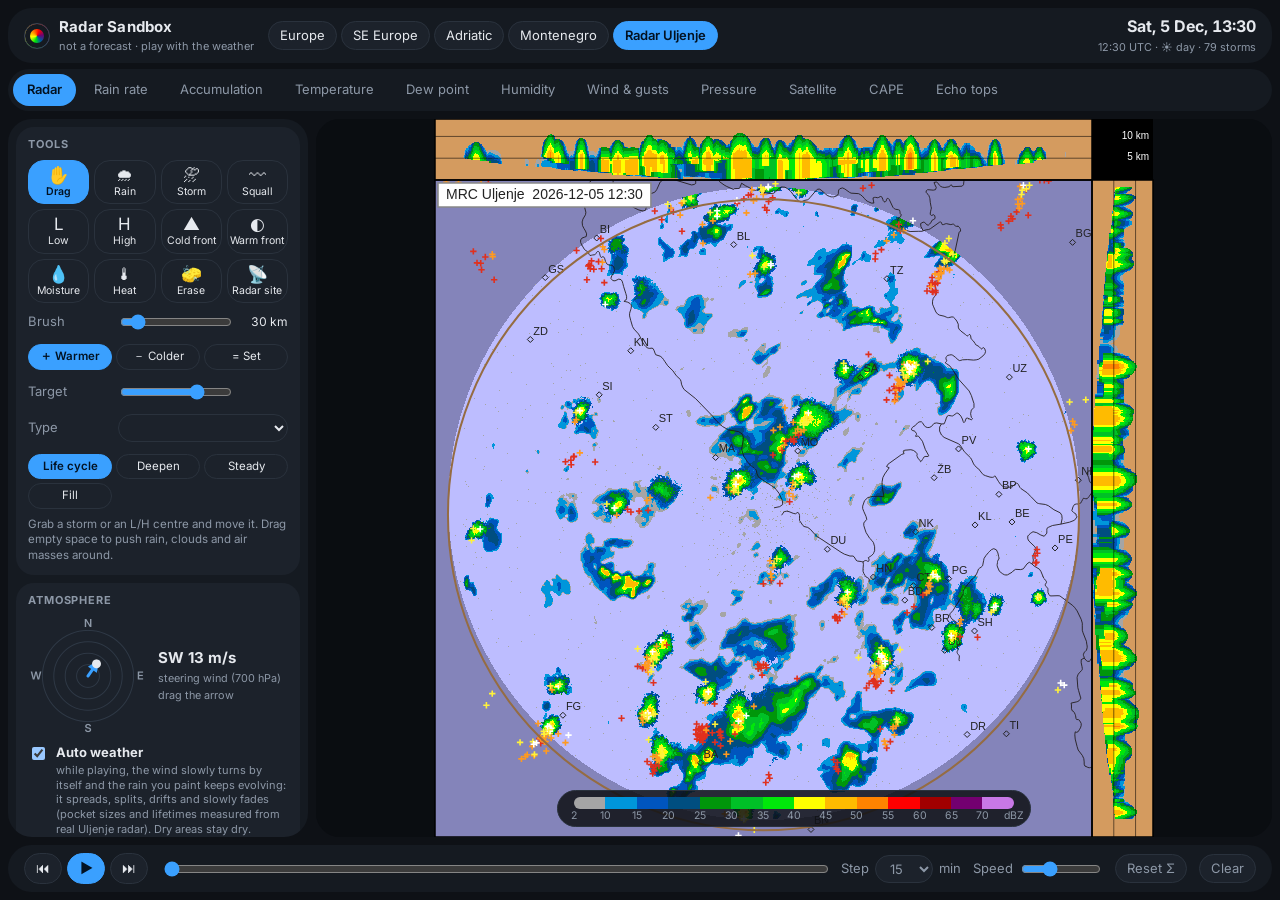
<file: docs/radar-sandbox/index.html>
<!doctype html>
<html lang="en">
<head>
<meta charset="utf-8">
<meta name="viewport" content="width=device-width, initial-scale=1">
<title>Weather Radar Sandbox</title>
<meta name="description" content="Weather sandbox: draw rain, storms, lows and fronts on real terrain and watch radar, satellite and surface maps evolve.">
<link rel="preconnect" href="https://fonts.googleapis.com">
<link href="https://fonts.googleapis.com/css2?family=Inter:wght@400;500;600;700;800&display=swap" rel="stylesheet">
<link rel="stylesheet" href="style.css">
</head>
<body>
<header class="top">
  <div class="brand"><span class="logo"></span><div><b>Radar Sandbox</b><small>not a forecast · play with the weather</small></div></div>
  <nav class="regions" id="regions"></nav>
  <div class="clock"><div id="clockLocal">--</div><small id="clockUtc">--</small></div>
</header>

<nav class="modes" id="modes"></nav>

<main class="app">
  <aside class="side" id="side">
    <section>
      <h3>Tools</h3>
      <div class="tools" id="tools"></div>
      <div class="toolopts" id="toolopts">
        <label class="row" id="optBrush"><span>Brush</span><input type="range" id="brush" min="3" max="250" value="30"><output id="brushOut"></output></label>
        <label class="row" id="optIntensity"><span>Strength</span><input type="range" id="intensity" min="1" max="10" value="5"><output id="intensityOut"></output></label>
        <div class="row seg" id="optCellType">
          <button data-ct="single" class="on">Paint</button><button data-ct="super">Supercell</button>
        </div>
        <div class="row seg" id="optSign"><button data-sign="1" class="on">＋ Add</button><button data-sign="-1">－ Remove</button></div>
        <div class="row seg" id="optHeatMode"><button data-hm="warm" class="on">＋ Warmer</button><button data-hm="cold">－ Colder</button><button data-hm="set">= Set</button></div>
        <label class="row" id="optTarget"><span>Target</span><input type="range" id="target" min="-25" max="45" step="1" value="25"><output id="targetOut"></output></label>
        <label class="row" id="optForm"><span>Type</span><select id="formType"></select></label>
        <div class="row seg" id="optEvolve"><button data-ev="auto" class="on">Life cycle</button><button data-ev="deepen">Deepen</button><button data-ev="steady">Steady</button><button data-ev="fill">Fill</button></div>
        <p class="hint" id="toolHint"></p>
      </div>
    </section>

    <section>
      <h3>Atmosphere</h3>
      <div class="steer">
        <canvas id="compass" width="240" height="240"></canvas>
        <div><b id="steerOut">--</b><small>steering wind (700 hPa)<br>drag the arrow</small></div>
      </div>
      <label class="autow"><input type="checkbox" id="auto" checked><span><b>Auto weather</b><small>while playing, the wind slowly turns by itself and the rain you paint keeps evolving: it spreads, splits, drifts and slowly fades (pocket sizes and lifetimes measured from real Uljenje radar). Dry areas stay dry.</small></span></label>
      <div id="sliders"></div>
    </section>

    <section>
      <h3>Scenarios</h3>
      <div class="presets" id="presets"></div>
      <label class="row"><span>Start</span><input type="datetime-local" id="startTime"></label>
    </section>

    <section>
      <h3>Layers</h3>
      <div class="layers" id="layers"></div>
      <label class="row"><span>Basemap</span>
        <select id="basemap"><option value="auto">Auto</option><option value="radar">Radar (DHMZ)</option><option value="terrain">Terrain</option><option value="dark">Dark</option><option value="light">Light</option></select></label>
      <label class="row"><span>Radar colours</span>
        <select id="palette"><option value="dhmz">DHMZ (Uljenje)</option><option value="nws">NWS</option><option value="opera">OPERA</option></select></label>
      <label class="row"><span>Radar site</span>
        <select id="site"><option value="none">Composite (no site)</option></select></label>
      <label class="row"><span>Satellite</span>
        <select id="satMode"><option value="auto">Visible (always day)</option><option value="ir">Infrared</option><option value="ir-enh">IR enhanced</option></select></label>
    </section>
    <p class="foot">Terrain: AWS Terrain Tiles (SRTM, GMTED). Borders: Natural Earth. Physics are simplified on purpose; see <a href="README.md">README</a>.</p>
  </aside>

  <section class="stage" id="stage">
    <canvas id="map"></canvas>
    <canvas id="fx"></canvas>
    <canvas id="ui"></canvas>
    <div class="readout" id="readout"></div>
    <div class="toast" id="toast"></div>
    <div class="legend" id="legend"></div>
    <div class="loading" id="loading"><div class="spinner"></div><span id="loadingText">Loading terrain…</span></div>
    <button class="sidetoggle" id="sideToggle" aria-label="Toggle controls">☰</button>
  </section>
</main>

<footer class="timeline">
  <div class="tl-buttons">
    <button id="back" title="Step back (←)">⏮</button>
    <button id="play" class="primary" title="Play / pause (space)">▶</button>
    <button id="stepBtn" title="Step forward (→)">⏭</button>
  </div>
  <input type="range" id="scrub" min="0" max="0" value="0">
  <div class="tl-opts">
    <label>Step <select id="stepMin"><option>5</option><option>10</option><option selected>15</option><option>30</option><option>60</option></select> min</label>
    <label>Speed <input type="range" id="fps" min="1" max="10" value="4"></label>
    <button id="resetAcc" title="Reset accumulated rain">Reset Σ</button>
    <button id="clearAll" title="Remove all weather">Clear</button>
  </div>
</footer>
<script type="module" src="js/main.js"></script>
</body>
</html>
</file>
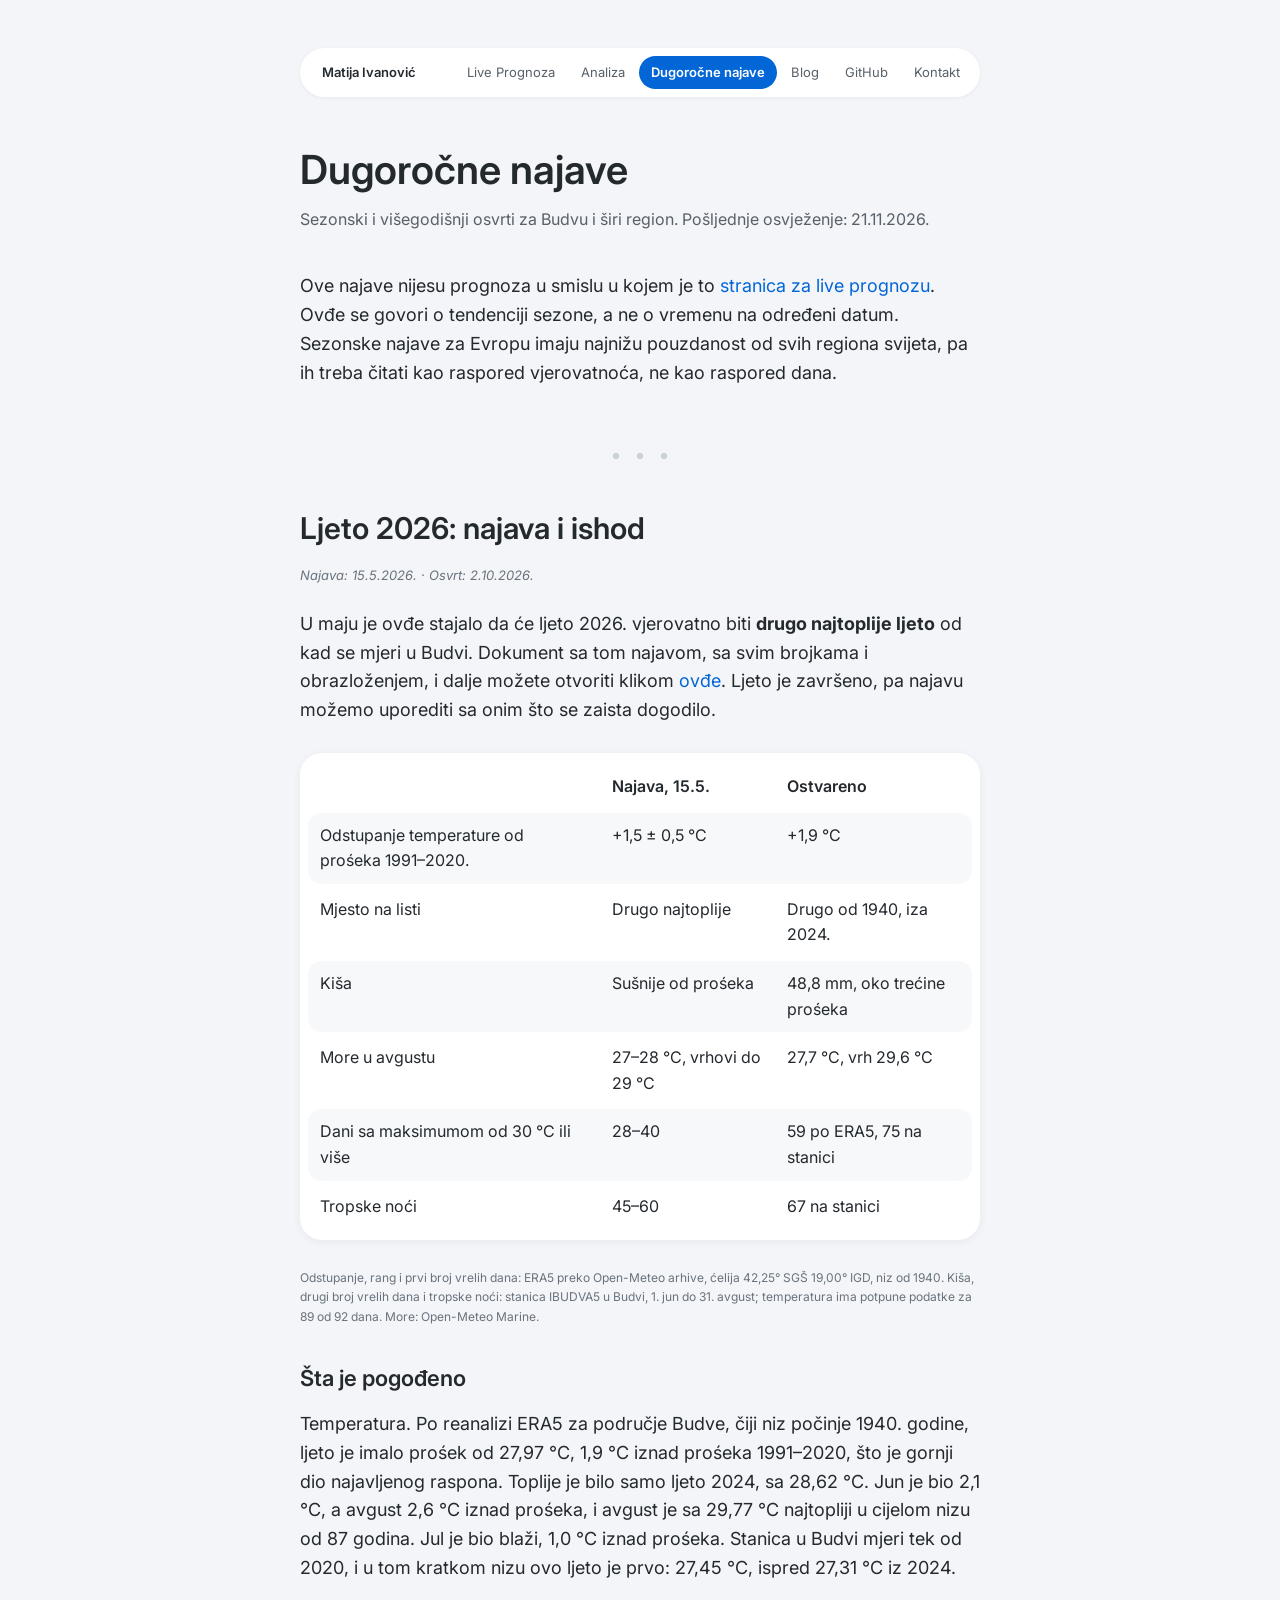
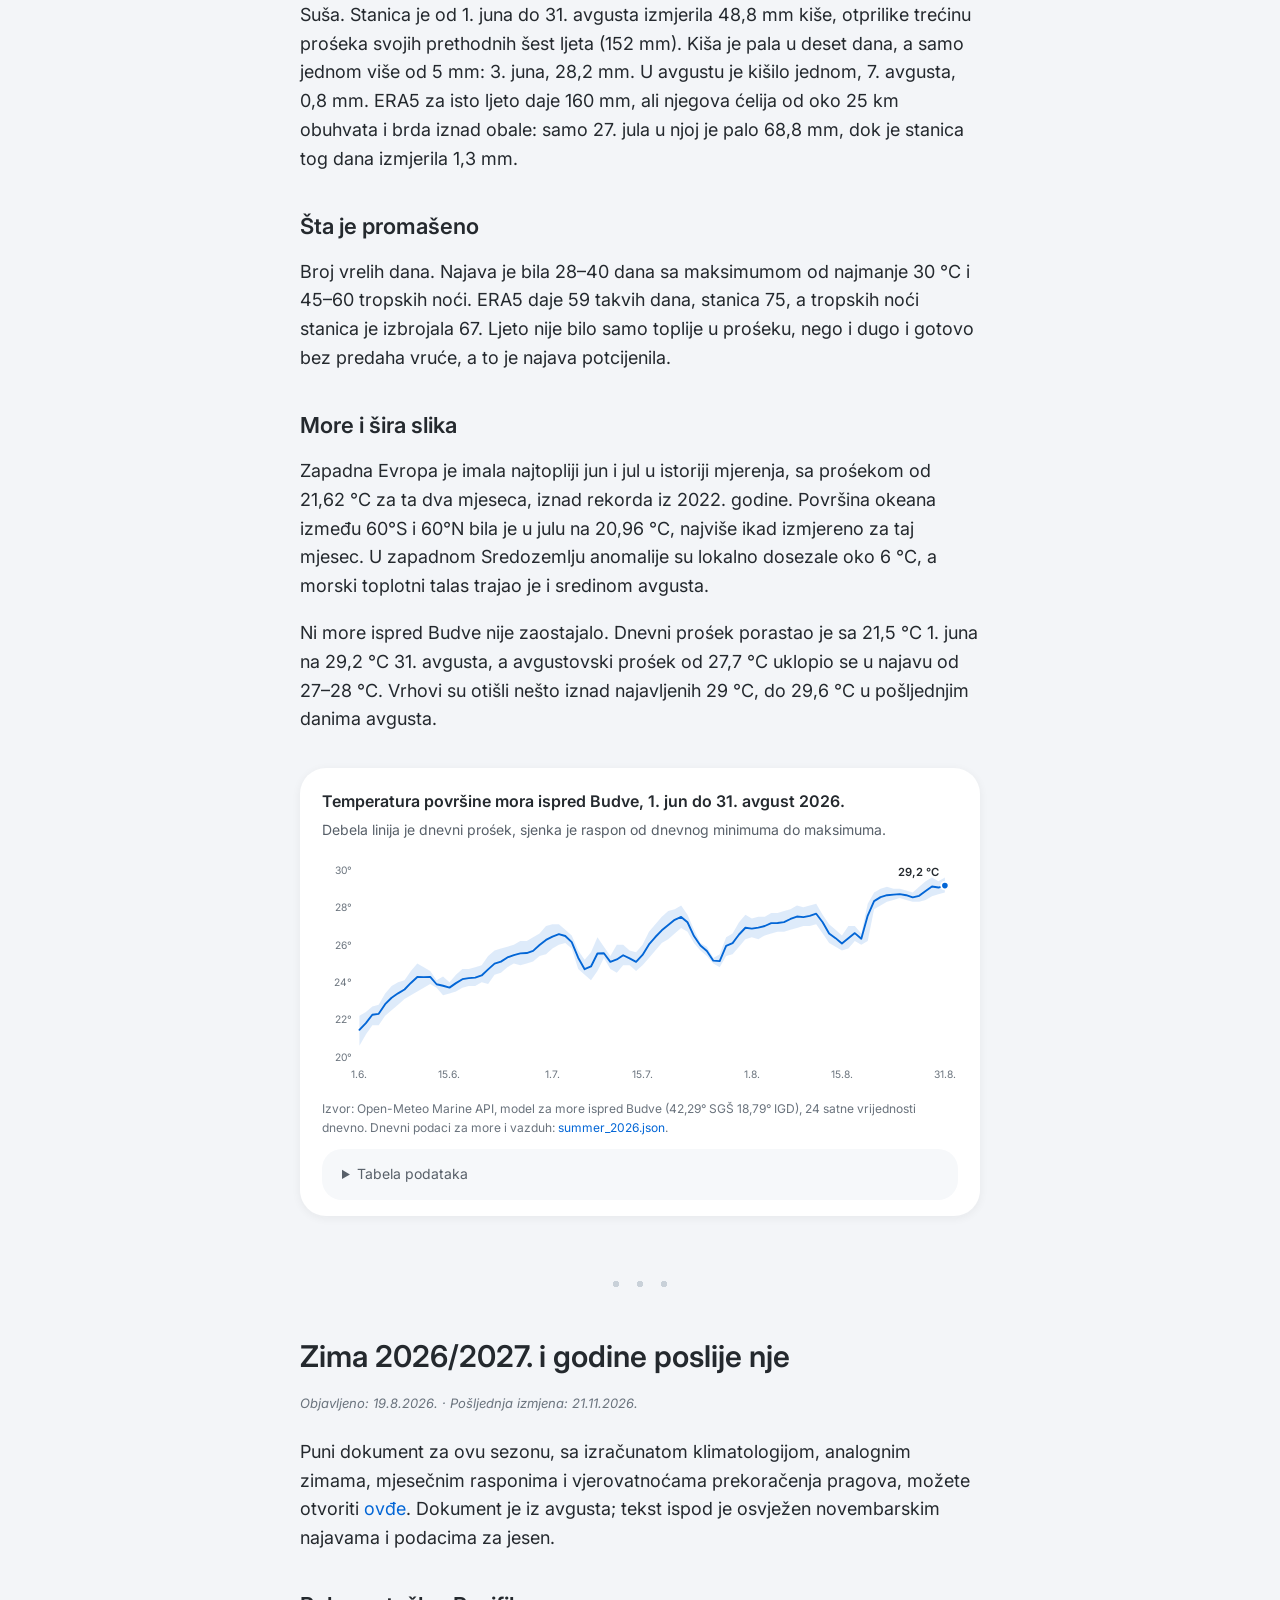
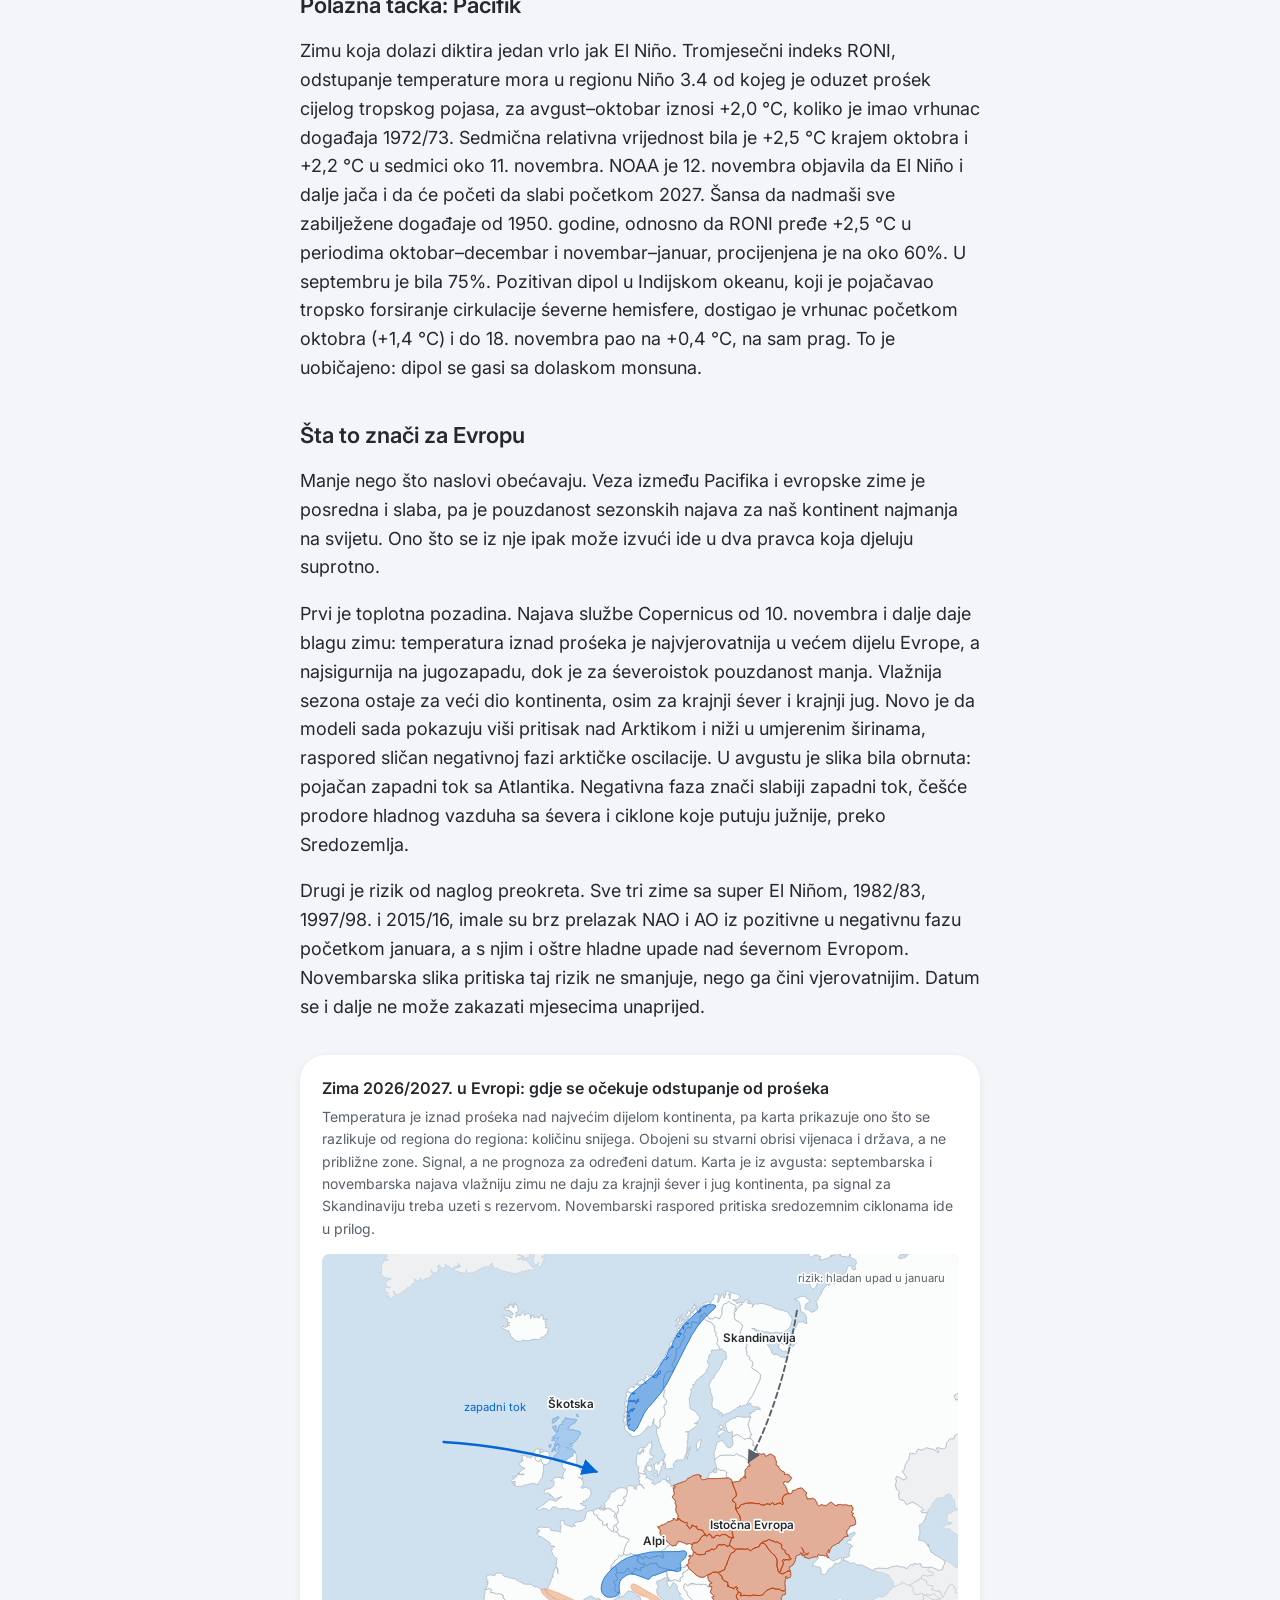
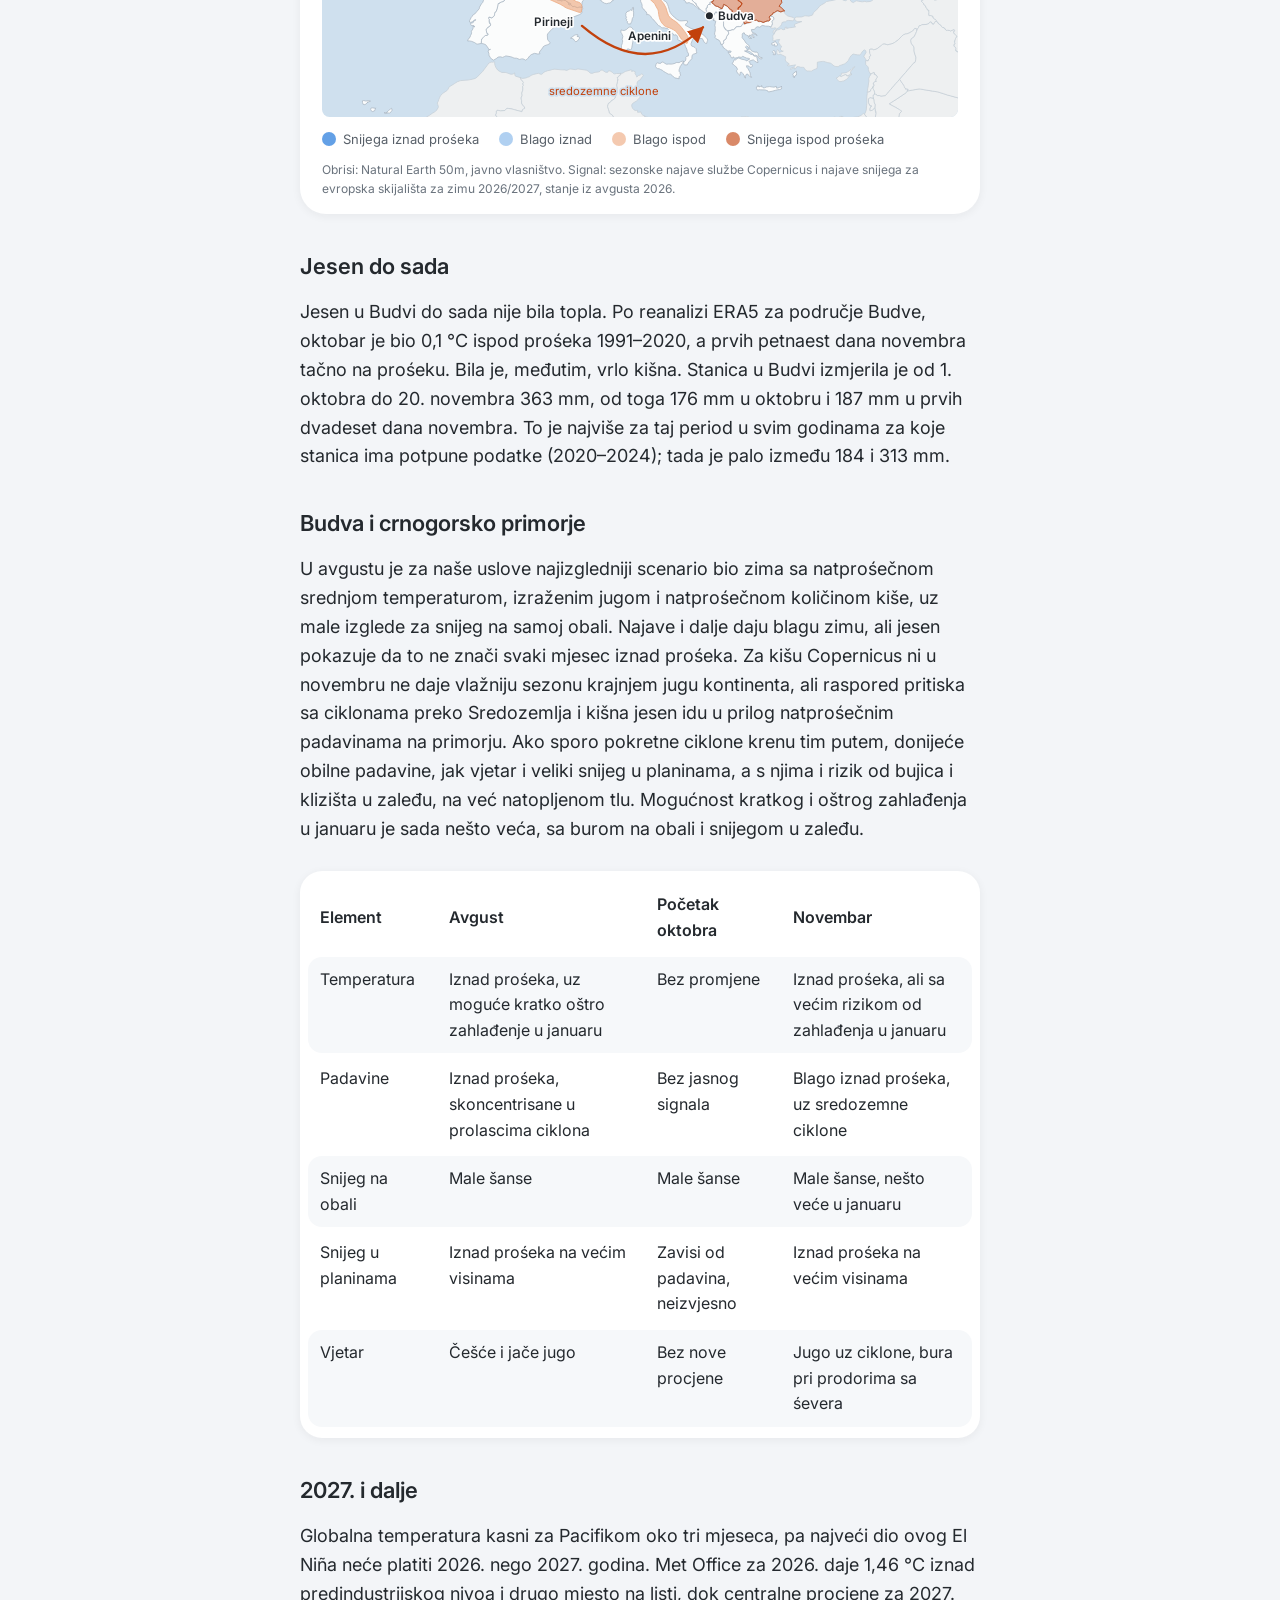
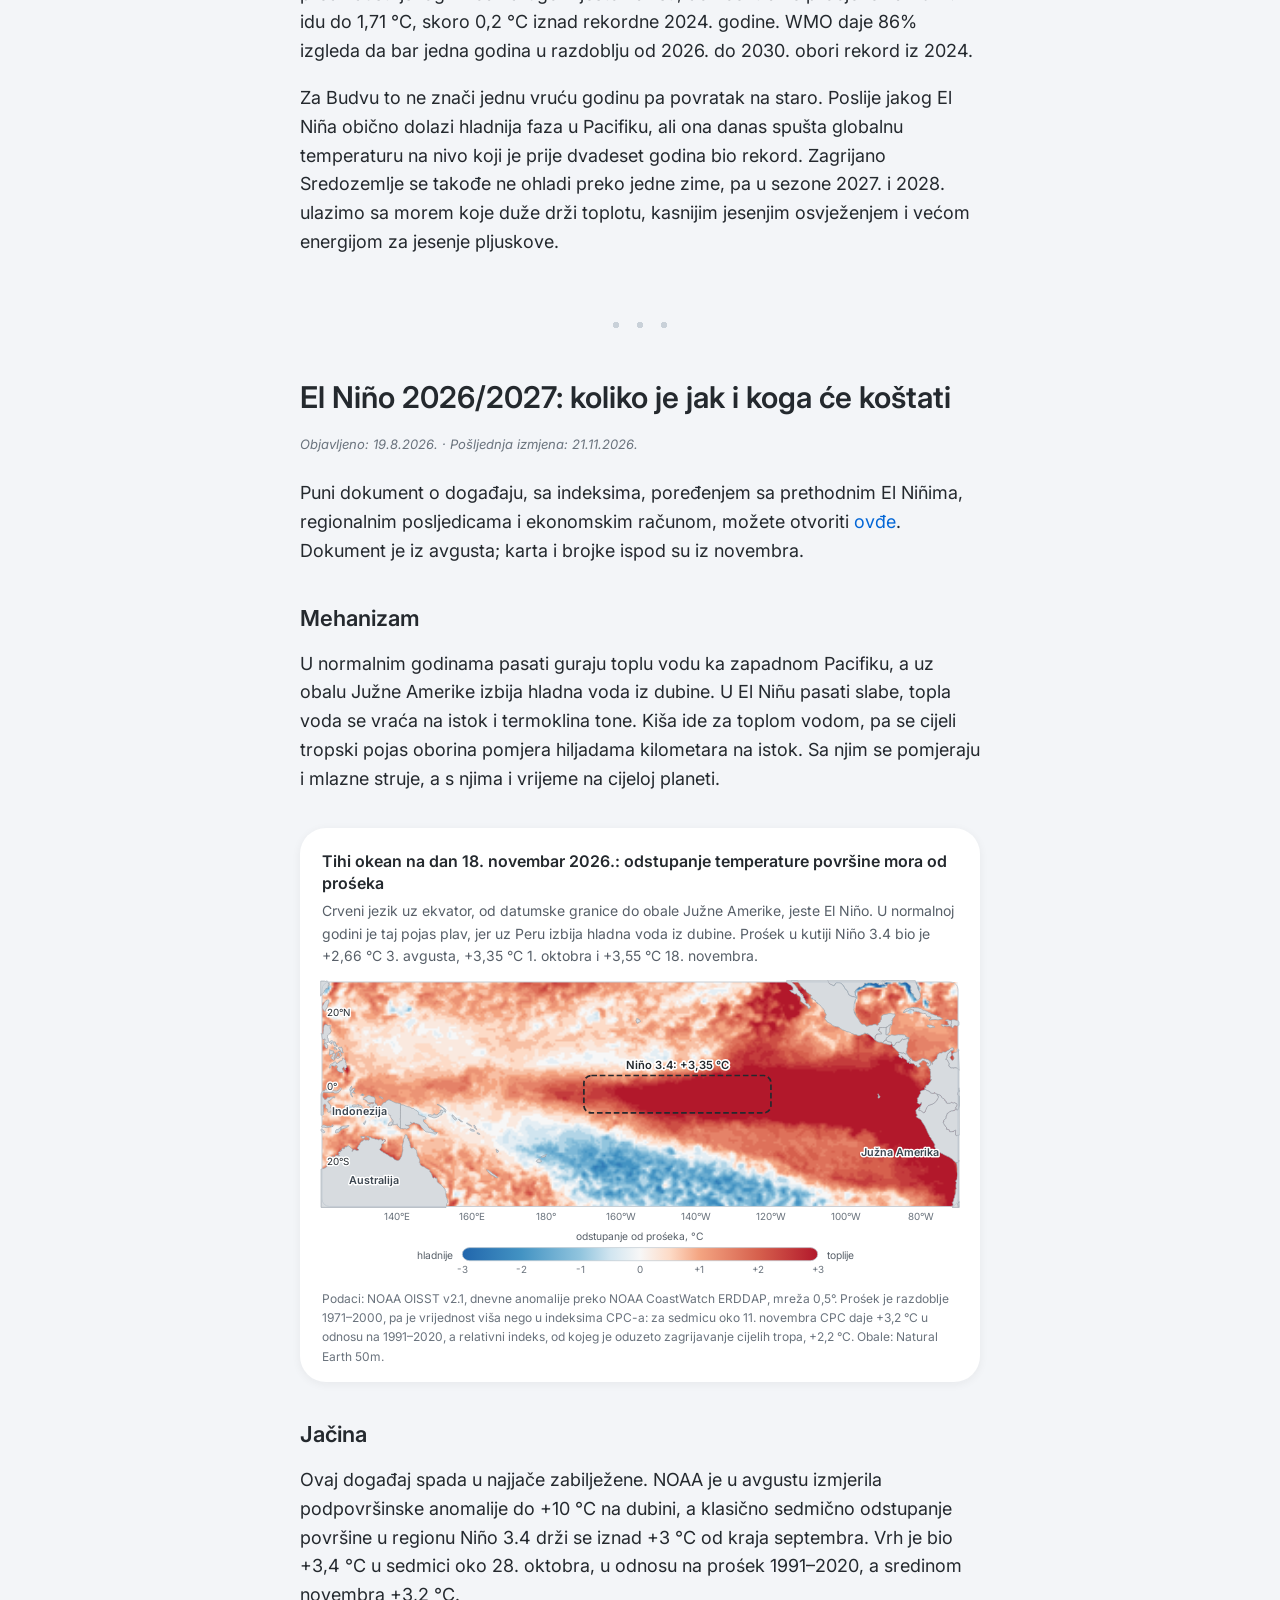
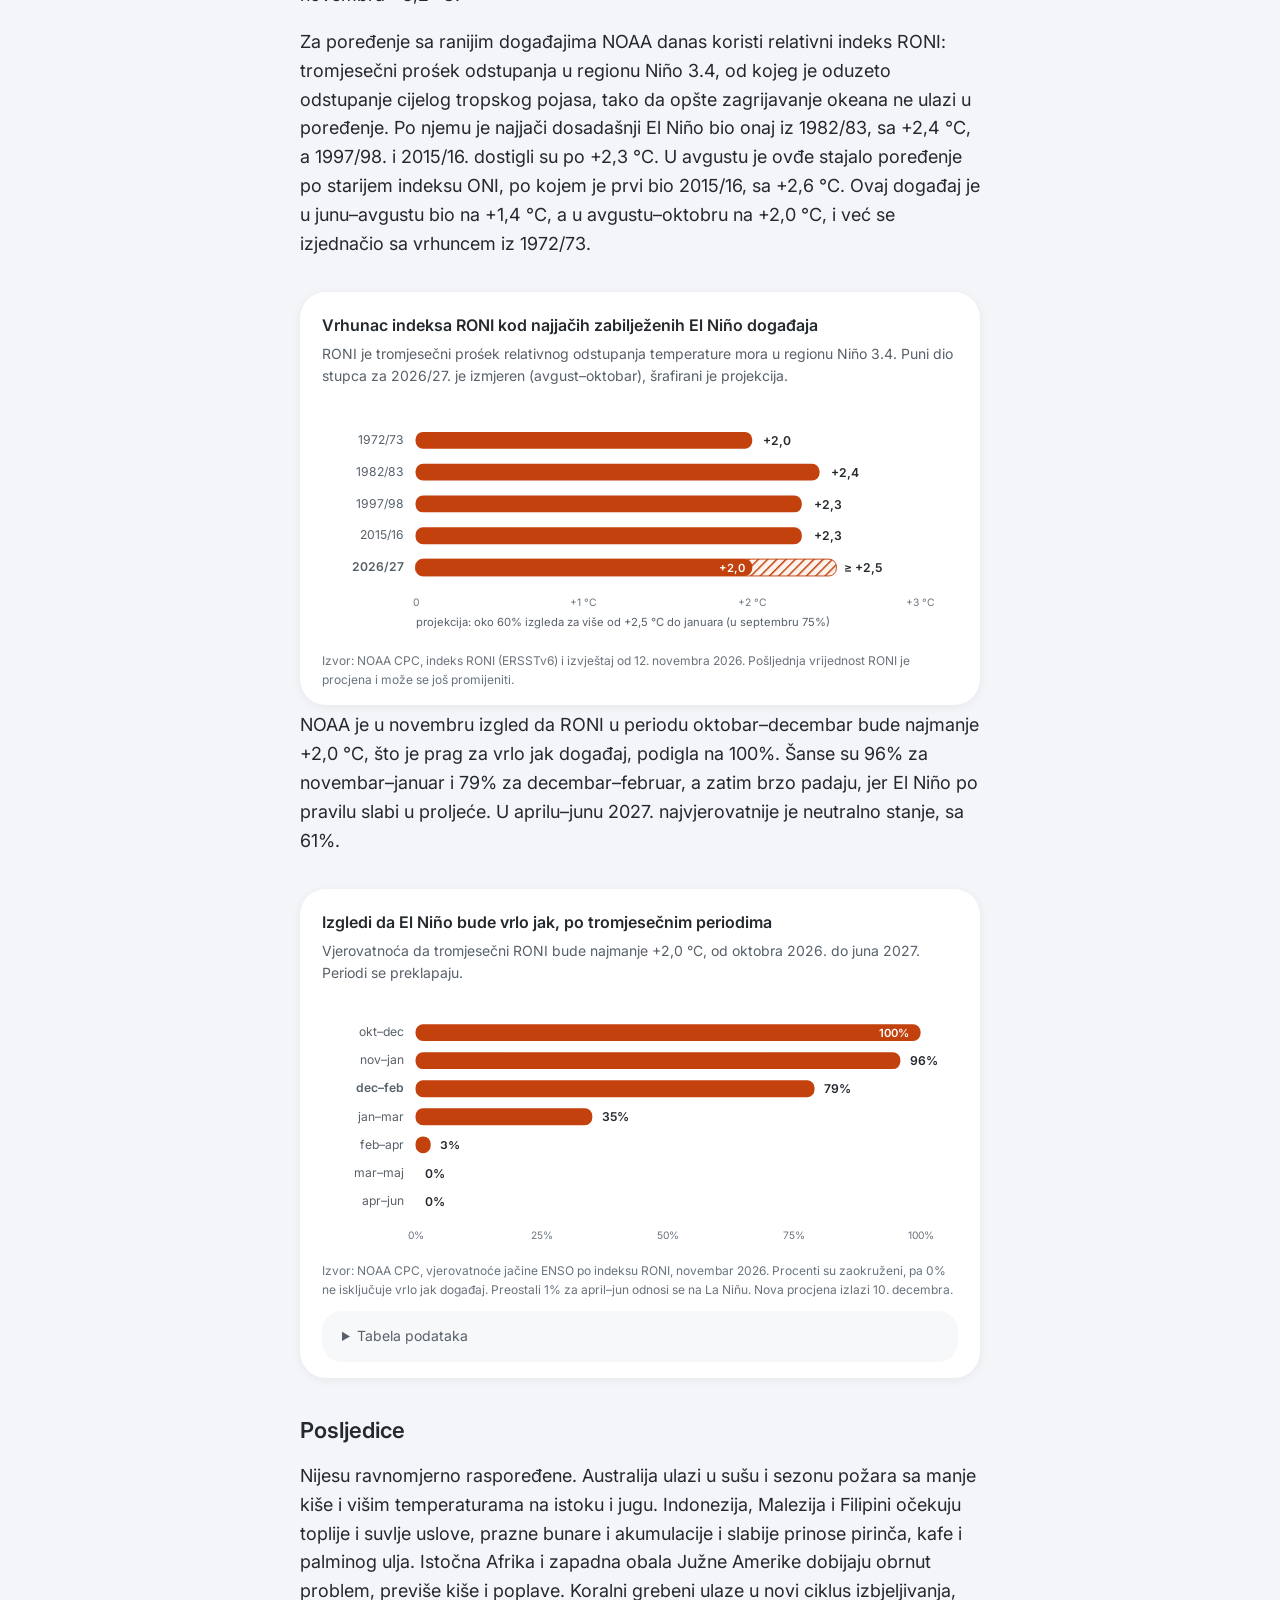
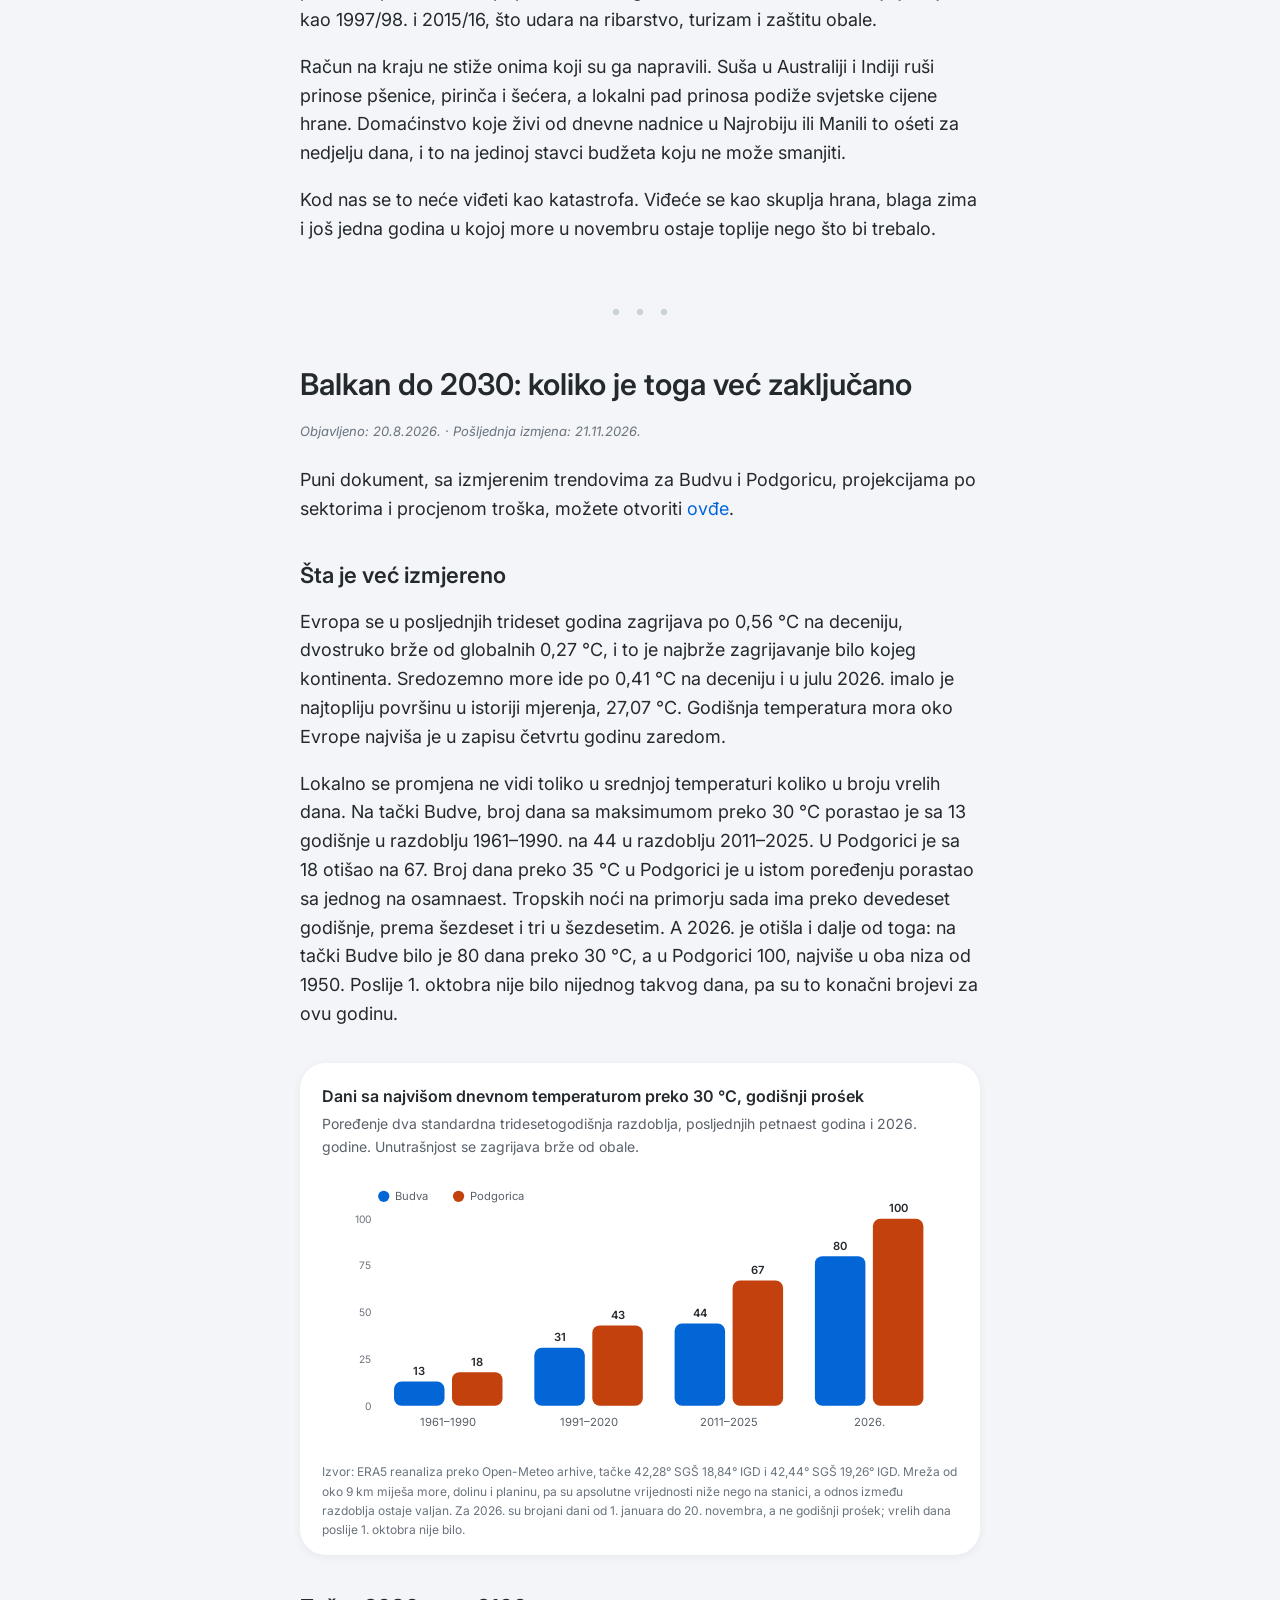
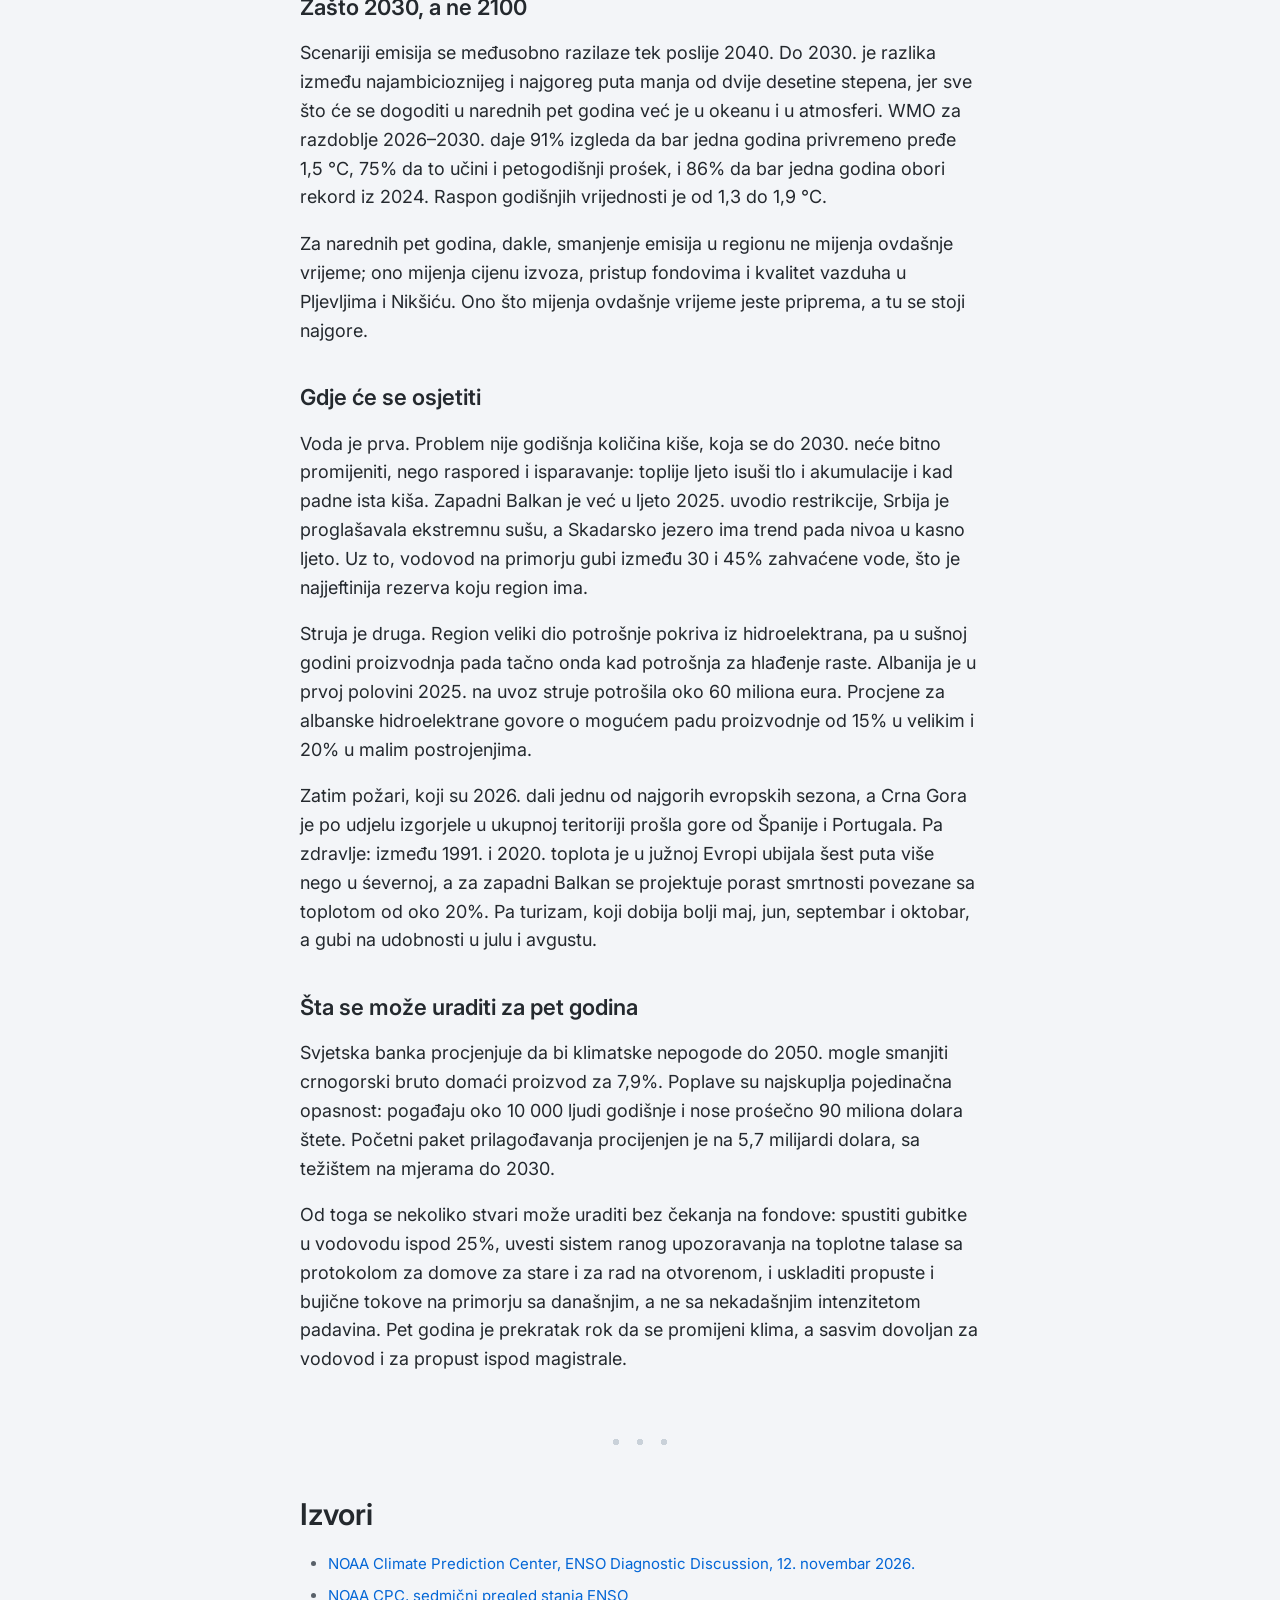
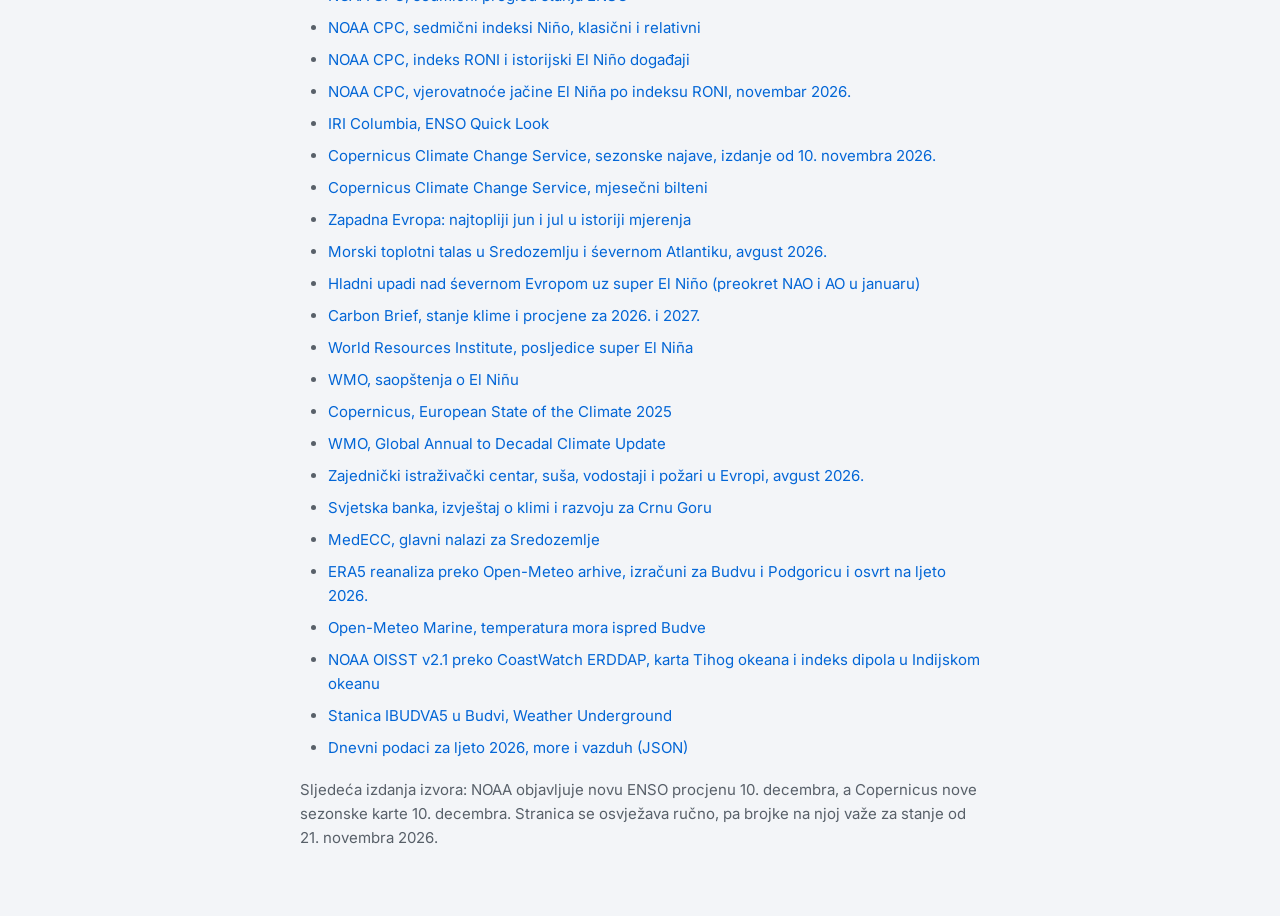
<file: docs/dugorocne-najave.html>
<!DOCTYPE html>
<html lang="sr">
<head>
    <meta charset="UTF-8">
    <meta name="viewport" content="width=device-width, initial-scale=1.0">
    <title>Dugoročne najave - Matija Ivanović</title>
    <link rel="preconnect" href="https://fonts.googleapis.com">
    <link rel="preconnect" href="https://fonts.gstatic.com" crossorigin>
    <link href="https://fonts.googleapis.com/css2?family=Inter:wght@300;400;500;600;700&display=swap" rel="stylesheet">
    <style>
        * {
            margin: 0;
            padding: 0;
            box-sizing: border-box;
        }

        body {
            font-family: "Inter", -apple-system, BlinkMacSystemFont, "Segoe UI", Helvetica, Arial, sans-serif;
            font-weight: 400;
            font-size: 18px;
            line-height: 1.6;
            color: #24292e;
            background: #f3f5f8;
            max-width: 720px;
            margin: 0 auto;
            padding: 48px 20px;
        }

        h1 { font-size: 40px; font-weight: 600; margin-bottom: 12px; line-height: 1.25; color: #24292e; }
        h2 { font-size: 30px; font-weight: 600; margin-top: 50px; margin-bottom: 18px; line-height: 1.25; color: #24292e; }
        h3 { font-size: 22px; font-weight: 600; margin-top: 35px; margin-bottom: 14px; color: #24292e; }
        p { margin-bottom: 18px; color: #24292e; }
        a { color: #0366d6; text-decoration: none; }
        a:hover { text-decoration: underline; }
        ul, ol { margin-left: 28px; margin-bottom: 18px; }
        li { margin-bottom: 6px; }

        code {
            background: #eef1f5;
            padding: 3px 8px;
            border-radius: 999px;
            font-family: "SFMono-Regular", Consolas, "Liberation Mono", Menlo, monospace;
            font-size: 0.9em;
        }

        pre {
            background: #f6f8fa;
            border-radius: 18px;
            padding: 18px 20px;
            overflow-x: auto;
            margin: 24px 0;
            font-family: "SFMono-Regular", Consolas, "Liberation Mono", Menlo, monospace;
            font-size: 14px;
            line-height: 1.5;
        }

        pre code { background: none; padding: 0; border-radius: 0; }

        img {
            max-width: 100%;
            height: auto;
            margin: 24px 0;
            display: block;
            border-radius: 18px;
        }

        /* Section break: a row of round dots instead of a rule. */
        hr {
            border: none;
            width: 72px;
            height: 8px;
            margin: 48px auto;
            background: radial-gradient(circle, #c9d1d9 3px, transparent 3.5px) center / 24px 8px repeat-x;
        }

        blockquote {
            padding: 14px 22px;
            margin: 24px 0;
            color: #586069;
            font-style: italic;
            background: #f1f6fd;
            border-radius: 20px;
        }

        blockquote p { margin-bottom: 0; color: #586069; }

        .note {
            background: #ffffff;
            border-radius: 20px;
            padding: 16px 20px;
            margin: 28px 0;
            font-size: 16px;
            box-shadow: 0 2px 10px rgba(31,35,40,0.06);
        }

        .footer {
            text-align: center;
            color: #586069;
            font-size: 13px;
            padding: 24px 0;
            margin-top: 48px;
        }

        .footer p { margin-bottom: 0; color: #586069; }
        .footer a { color: #0366d6; }

        /* Rounded header bar; the current page is a blue pill. */
        .site-header {
            display: flex;
            justify-content: space-between;
            align-items: center;
            flex-wrap: wrap;
            gap: 6px 12px;
            margin-bottom: 48px;
            padding: 8px 8px 8px 22px;
            background: #ffffff;
            border-radius: 999px;
            box-shadow: 0 1px 4px rgba(31,35,40,0.06);
            font-size: 13px;
        }

        .site-header a {
            color: #586069;
            text-decoration: none;
        }

        .site-header .site-name {
            font-weight: 600;
            color: #24292e;
        }

        .site-header nav {
            display: flex;
            flex-wrap: wrap;
            gap: 2px;
        }

        .site-header nav a {
            margin: 0;
            padding: 6px 12px;
            border-radius: 999px;
            transition: background 0.15s, color 0.15s;
        }

        .site-header nav a:hover {
            background: #f3f5f8;
            color: #24292e;
            text-decoration: none;
        }

        .site-header nav a.active {
            background: #0366d6;
            color: #ffffff;
            font-weight: 600;
        }

        table {
            width: 100%;
            margin: 28px 0;
            border-collapse: separate;
            border-spacing: 0 3px;
            font-size: 16px;
            background: #ffffff;
            border-radius: 22px;
            padding: 8px;
            box-shadow: 0 2px 10px rgba(31,35,40,0.06);
        }

        th {
            text-align: left;
            padding: 10px 12px;
            font-weight: 600;
        }

        td { padding: 10px 12px; vertical-align: top; }
        tr:nth-child(even) td { background: #f6f8fa; }
        td:first-child { border-radius: 14px 0 0 14px; }
        td:last-child { border-radius: 0 14px 14px 0; }
        td:only-child { border-radius: 14px; }

        details {
            margin: 18px 0;
            background: #ffffff;
            border-radius: 20px;
            padding: 14px 20px;
            box-shadow: 0 2px 10px rgba(31,35,40,0.06);
        }

        summary { cursor: pointer; color: #24292e; }

        td { vertical-align: top; }

        .date { color: #586069; font-size: 16px; margin-bottom: 40px; }

        .note.blue { background: #e8f4fd; box-shadow: none; }

        /* Articles are separated by a row of dots, not a rule. */
        .article { margin-top: 64px; }
        .article::before {
            content: '';
            display: block;
            width: 72px;
            height: 8px;
            margin: 0 auto 40px;
            background: radial-gradient(circle, #c9d1d9 3px, transparent 3.5px) center / 24px 8px repeat-x;
        }

        .meta {
            font-size: 13px;
            font-style: italic;
            color: #6a737d;
            margin-bottom: 24px;
        }

        .sources { font-size: 15px; color: #586069; }
        .sources li { margin-bottom: 8px; }

        .fig {
            margin: 34px 0 6px;
            padding: 22px 22px 16px;
            background: #ffffff;
            border-radius: 26px;
            box-shadow: 0 2px 10px rgba(31,35,40,0.06);
        }

        .fig-title {
            font-size: 16px;
            font-weight: 600;
            color: #24292e;
            line-height: 1.4;
            margin-bottom: 6px;
        }

        .fig-sub { font-size: 14px; color: #586069; margin-bottom: 14px; }

        .fig-plot { position: relative; }
        .fig-plot svg { display: block; overflow: visible; }
        /* No straight grid lines in the figures; rounder marks. */
        .fig-plot svg > line:not(.fig-cross) { display: none; }
        .fig-plot svg polyline, .fig-plot svg polygon, .fig-plot svg path {
            stroke-linejoin: round;
            stroke-linecap: round;
        }
        .fig-plot svg rect:not([fill="transparent"]) { rx: 8px; ry: 8px; }

        .fig-src { font-size: 12px; color: #6a737d; margin: 10px 0 0; }

        .fig-data { margin: 12px 0 0; font-size: 14px; box-shadow: none; background: #f6f8fa; }
        .fig-data summary { cursor: pointer; color: #586069; }
        .fig-data table { font-size: 13px; margin: 12px 0 4px; box-shadow: none; }
        .fig-data th, .fig-data td { padding: 4px 8px; }

        .fig-legend {
            list-style: none;
            display: flex;
            flex-wrap: wrap;
            gap: 6px 20px;
            margin: 12px 0 0;
            padding: 0;
            font-size: 13px;
            color: #586069;
        }

        .fig-legend li { display: flex; align-items: center; margin: 0; }

        .fig-legend .sw {
            width: 14px;
            height: 14px;
            border-radius: 50%;
            margin-right: 7px;
            opacity: 0.62;
        }

        .fig-tip {
            position: absolute;
            pointer-events: none;
            background: #24292e;
            color: #ffffff;
            font-size: 12px;
            line-height: 1.45;
            padding: 8px 12px;
            border-radius: 14px;
            white-space: nowrap;
            transform: translate(-50%, -100%);
            z-index: 5;
        }

        .fig-tip b { font-weight: 600; }

        @media (max-width: 720px) {
            body { font-size: 17px; padding: 32px 14px; }
            h1 { font-size: 32px; }
            h2 { font-size: 26px; }
            h3 { font-size: 20px; }
            .fig { padding: 16px 14px 12px; border-radius: 22px; }
            .site-header { border-radius: 28px; padding: 10px 10px 10px 18px; }
        }
    </style>
</head>
<body>
    <div class="site-header">
        <a href="/" class="site-name">Matija Ivanović</a>
                <nav>
            <a href="forecast.html">Live Prognoza</a>
            <a href="index.html">Analiza</a>
            <a href="dugorocne-najave.html" class="active" aria-current="page">Dugoročne najave</a>
            <a href="https://matko-iv.github.io/blog/">Blog</a>
            <a href="https://github.com/matko-iv/vrijeme" target="_blank" rel="noreferrer">GitHub</a>
            <a href="mailto:ivanovicmatija2007@gmail.com">Kontakt</a>
        </nav>
    </div>

    <h1>Dugoročne najave</h1>
    <p class="date">Sezonski i višegodišnji osvrti za Budvu i širi region. Pošljednje osvježenje: 21.11.2026.</p>

    <p>
        Ove najave nijesu prognoza u smislu u kojem je to <a href="forecast.html">stranica za live prognozu</a>. Ovđe se govori o tendenciji sezone, a ne o vremenu na određeni datum. Sezonske najave za Evropu imaju najnižu pouzdanost od svih regiona svijeta, pa ih treba čitati kao raspored vjerovatnoća, ne kao raspored dana.
    </p>

    <div class="article">
        <h2>Ljeto 2026: najava i ishod</h2>
        <p class="meta">Najava: 15.5.2026. · Osvrt: 2.10.2026.</p>
        <p>
            U maju je ovđe stajalo da će ljeto 2026. vjerovatno biti <b>drugo najtoplije ljeto</b> od kad se mjeri u Budvi. Dokument sa tom najavom, sa svim brojkama i obrazloženjem, i dalje možete otvoriti klikom <a href="14_V_MMXXVI.pdf">ovđe</a>. Ljeto je završeno, pa najavu možemo uporediti sa onim što se zaista dogodilo.
        </p>

        <table>
            <tr><th></th><th>Najava, 15.5.</th><th>Ostvareno</th></tr>
            <tr><td>Odstupanje temperature od prośeka 1991–2020.</td><td>+1,5 ± 0,5 °C</td><td>+1,9 °C</td></tr>
            <tr><td>Mjesto na listi</td><td>Drugo najtoplije</td><td>Drugo od 1940, iza 2024.</td></tr>
            <tr><td>Kiša</td><td>Sušnije od prośeka</td><td>48,8 mm, oko trećine prośeka</td></tr>
            <tr><td>More u avgustu</td><td>27–28 °C, vrhovi do 29 °C</td><td>27,7 °C, vrh 29,6 °C</td></tr>
            <tr><td>Dani sa maksimumom od 30 °C ili više</td><td>28–40</td><td>59 po ERA5, 75 na stanici</td></tr>
            <tr><td>Tropske noći</td><td>45–60</td><td>67 na stanici</td></tr>
        </table>
        <p class="fig-src">Odstupanje, rang i prvi broj vrelih dana: ERA5 preko Open-Meteo arhive, ćelija 42,25° SGŠ 19,00° IGD, niz od 1940. Kiša, drugi broj vrelih dana i tropske noći: stanica IBUDVA5 u Budvi, 1. jun do 31. avgust; temperatura ima potpune podatke za 89 od 92 dana. More: Open-Meteo Marine.</p>

        <h3>Šta je pogođeno</h3>
        <p>
            Temperatura. Po reanalizi ERA5 za područje Budve, čiji niz počinje 1940. godine, ljeto je imalo prośek od 27,97 °C, 1,9 °C iznad prośeka 1991–2020, što je gornji dio najavljenog raspona. Toplije je bilo samo ljeto 2024, sa 28,62 °C. Jun je bio 2,1 °C, a avgust 2,6 °C iznad prośeka, i avgust je sa 29,77 °C najtopliji u cijelom nizu od 87 godina. Jul je bio blaži, 1,0 °C iznad prośeka. Stanica u Budvi mjeri tek od 2020, i u tom kratkom nizu ovo ljeto je prvo: 27,45 °C, ispred 27,31 °C iz 2024.
        </p>
        <p>
            Suša. Stanica je od 1. juna do 31. avgusta izmjerila 48,8 mm kiše, otprilike trećinu prośeka svojih prethodnih šest ljeta (152 mm). Kiša je pala u deset dana, a samo jednom više od 5 mm: 3. juna, 28,2 mm. U avgustu je kišilo jednom, 7. avgusta, 0,8 mm. ERA5 za isto ljeto daje 160 mm, ali njegova ćelija od oko 25 km obuhvata i brda iznad obale: samo 27. jula u njoj je palo 68,8 mm, dok je stanica tog dana izmjerila 1,3 mm.
        </p>

        <h3>Šta je promašeno</h3>
        <p>
            Broj vrelih dana. Najava je bila 28–40 dana sa maksimumom od najmanje 30 °C i 45–60 tropskih noći. ERA5 daje 59 takvih dana, stanica 75, a tropskih noći stanica je izbrojala 67. Ljeto nije bilo samo toplije u prośeku, nego i dugo i gotovo bez predaha vruće, a to je najava potcijenila.
        </p>

        <h3>More i šira slika</h3>
        <p>
            Zapadna Evropa je imala najtopliji jun i jul u istoriji mjerenja, sa prośekom od 21,62 °C za ta dva mjeseca, iznad rekorda iz 2022. godine. Površina okeana između 60°S i 60°N bila je u julu na 20,96 °C, najviše ikad izmjereno za taj mjesec. U zapadnom Sredozemlju anomalije su lokalno dosezale oko 6 °C, a morski toplotni talas trajao je i sredinom avgusta.
        </p>
        <p>
            Ni more ispred Budve nije zaostajalo. Dnevni prośek porastao je sa 21,5 °C 1. juna na 29,2 °C 31. avgusta, a avgustovski prośek od 27,7 °C uklopio se u najavu od 27–28 °C. Vrhovi su otišli nešto iznad najavljenih 29 °C, do 29,6 °C u pošljednjim danima avgusta.
        </p>
        <figure class="fig">
  <figcaption class="fig-title">Temperatura površine mora ispred Budve, 1. jun do 31. avgust 2026.</figcaption>
  <p class="fig-sub">Debela linija je dnevni prośek, sjenka je raspon od dnevnog minimuma do maksimuma.</p>
  <div class="fig-plot">
    <svg viewBox="0 0 680 250" role="img" width="100%" aria-label="Dnevna temperatura mora ispred Budve od 1. juna do 31. avgusta 2026. Raste od oko 21,5 stepeni početkom juna do oko 29 stepeni krajem avgusta, uz kratka zahlađenja krajem jula i sredinom avgusta." id="sstSvg">
      <line x1="40" y1="216.0" x2="666" y2="216.0" stroke="#e1e4e8" stroke-width="1"/>
      <text x="32" y="220.0" text-anchor="end" font-size="11" fill="#6a737d">20°</text>
      <line x1="40" y1="176.0" x2="666" y2="176.0" stroke="#e1e4e8" stroke-width="1"/>
      <text x="32" y="180.0" text-anchor="end" font-size="11" fill="#6a737d">22°</text>
      <line x1="40" y1="136.0" x2="666" y2="136.0" stroke="#e1e4e8" stroke-width="1"/>
      <text x="32" y="140.0" text-anchor="end" font-size="11" fill="#6a737d">24°</text>
      <line x1="40" y1="96.0" x2="666" y2="96.0" stroke="#e1e4e8" stroke-width="1"/>
      <text x="32" y="100.0" text-anchor="end" font-size="11" fill="#6a737d">26°</text>
      <line x1="40" y1="56.0" x2="666" y2="56.0" stroke="#e1e4e8" stroke-width="1"/>
      <text x="32" y="60.0" text-anchor="end" font-size="11" fill="#6a737d">28°</text>
      <line x1="40" y1="16.0" x2="666" y2="16.0" stroke="#e1e4e8" stroke-width="1"/>
      <text x="32" y="20.0" text-anchor="end" font-size="11" fill="#6a737d">30°</text>
      <polygon points="40.0,172.0 46.9,168.0 53.8,162.0 60.6,160.0 67.5,148.0 74.4,140.0 81.3,136.0 88.2,134.0 95.0,124.0 101.9,116.0 108.8,120.0 115.7,124.0 122.5,134.0 129.4,130.0 136.3,136.0 143.2,128.0 150.1,122.0 156.9,122.0 163.8,120.0 170.7,118.0 177.6,108.0 184.5,102.0 191.3,100.0 198.2,98.0 205.1,96.0 212.0,92.0 218.9,92.0 225.7,88.0 232.6,84.0 239.5,76.0 246.4,74.0 253.3,74.0 260.1,80.0 267.0,86.0 273.9,102.0 280.8,112.0 287.6,104.0 294.5,88.0 301.4,98.0 308.3,108.0 315.2,96.0 322.0,96.0 328.9,102.0 335.8,104.0 342.7,96.0 349.6,82.0 356.4,74.0 363.3,66.0 370.2,60.0 377.1,58.0 384.0,54.0 390.8,64.0 397.7,80.0 404.6,94.0 411.5,98.0 418.4,110.0 425.2,106.0 432.1,88.0 439.0,84.0 445.9,72.0 452.7,64.0 459.6,68.0 466.5,66.0 473.4,66.0 480.3,62.0 487.1,62.0 494.0,60.0 500.9,58.0 507.8,54.0 514.7,56.0 521.5,54.0 528.4,52.0 535.3,64.0 542.2,74.0 549.1,80.0 555.9,86.0 562.8,76.0 569.7,76.0 576.6,84.0 583.5,52.0 590.3,40.0 597.2,36.0 604.1,34.0 611.0,36.0 617.8,36.0 624.7,38.0 631.6,40.0 638.5,34.0 645.4,28.0 652.2,24.0 659.1,28.0 666.0,24.0 666.0,40.0 659.1,42.0 652.2,44.0 645.4,48.0 638.5,50.0 631.6,50.0 624.7,48.0 617.8,46.0 611.0,48.0 604.1,50.0 597.2,54.0 590.3,58.0 583.5,92.0 576.6,96.0 569.7,92.0 562.8,100.0 555.9,102.0 549.1,98.0 542.2,94.0 535.3,84.0 528.4,74.0 521.5,76.0 514.7,76.0 507.8,78.0 500.9,80.0 494.0,82.0 487.1,82.0 480.3,84.0 473.4,86.0 466.5,90.0 459.6,88.0 452.7,90.0 445.9,98.0 439.0,106.0 432.1,108.0 425.2,120.0 418.4,116.0 411.5,108.0 404.6,102.0 397.7,94.0 390.8,82.0 384.0,78.0 377.1,84.0 370.2,90.0 363.3,94.0 356.4,102.0 349.6,110.0 342.7,118.0 335.8,124.0 328.9,118.0 322.0,118.0 315.2,126.0 308.3,122.0 301.4,110.0 294.5,124.0 287.6,134.0 280.8,128.0 273.9,122.0 267.0,100.0 260.1,94.0 253.3,96.0 246.4,100.0 239.5,106.0 232.6,108.0 225.7,114.0 218.9,116.0 212.0,118.0 205.1,116.0 198.2,120.0 191.3,126.0 184.5,128.0 177.6,138.0 170.7,136.0 163.8,140.0 156.9,140.0 150.1,142.0 143.2,146.0 136.3,148.0 129.4,150.0 122.5,142.0 115.7,138.0 108.8,142.0 101.9,146.0 95.0,150.0 88.2,154.0 81.3,160.0 74.4,166.0 67.5,172.0 60.6,182.0 53.8,182.0 46.9,192.0 40.0,204.0" fill="#0366d6" opacity="0.13"/>
      <polyline points="40.0,186.9 46.9,179.8 53.8,170.8 60.6,169.8 67.5,159.5 74.4,152.6 81.3,147.9 88.2,143.8 95.0,136.8 101.9,130.5 108.8,130.6 115.7,130.4 122.5,138.2 129.4,139.8 136.3,141.8 143.2,137.0 150.1,132.8 156.9,131.7 163.8,131.1 170.7,128.8 177.6,122.3 184.5,116.1 191.3,114.0 198.2,109.5 205.1,107.0 212.0,105.2 218.9,104.8 225.7,102.5 232.6,96.3 239.5,90.8 246.4,87.2 253.3,84.6 260.1,86.6 267.0,93.1 273.9,109.8 280.8,122.1 287.6,119.2 294.5,105.3 301.4,105.0 308.3,114.3 315.2,111.7 322.0,107.2 328.9,110.5 335.8,114.2 342.7,106.8 349.6,95.6 356.4,87.7 363.3,80.5 370.2,74.9 377.1,69.3 384.0,66.2 390.8,71.9 397.7,86.7 404.6,96.8 411.5,102.7 418.4,113.0 425.2,113.5 432.1,97.2 439.0,94.2 445.9,85.0 452.7,77.8 459.6,78.7 466.5,77.7 473.4,75.9 480.3,72.8 487.1,72.7 494.0,71.8 500.9,68.4 507.8,65.8 514.7,66.4 521.5,65.1 528.4,62.8 535.3,71.9 542.2,84.0 549.1,88.9 555.9,94.6 562.8,89.0 569.7,83.5 576.6,89.5 583.5,64.8 590.3,49.3 597.2,45.0 604.1,43.0 611.0,42.3 617.8,41.8 624.7,43.0 631.6,45.3 638.5,43.7 645.4,38.5 652.2,33.7 659.1,34.8 666.0,32.7" fill="none" stroke="#0366d6" stroke-width="2" stroke-linejoin="round" stroke-linecap="round"/>
      <circle cx="666.0" cy="32.7" r="4" fill="#0366d6" stroke="#ffffff" stroke-width="2"/>
      <text x="660.0" y="22.7" text-anchor="end" font-size="12" font-weight="600" fill="#24292e">29,2 °C</text>
      <text x="40.0" y="238" text-anchor="middle" font-size="11" fill="#6a737d">1.6.</text>
      <text x="136.3" y="238" text-anchor="middle" font-size="11" fill="#6a737d">15.6.</text>
      <text x="246.4" y="238" text-anchor="middle" font-size="11" fill="#6a737d">1.7.</text>
      <text x="342.7" y="238" text-anchor="middle" font-size="11" fill="#6a737d">15.7.</text>
      <text x="459.6" y="238" text-anchor="middle" font-size="11" fill="#6a737d">1.8.</text>
      <text x="555.9" y="238" text-anchor="middle" font-size="11" fill="#6a737d">15.8.</text>
      <text x="666.0" y="238" text-anchor="middle" font-size="11" fill="#6a737d">31.8.</text>
      <line class="fig-cross" x1="0" y1="16" x2="0" y2="216" stroke="#586069" stroke-width="1" opacity="0"/>
      <rect id="sstHit" x="40" y="16" width="626" height="200" fill="transparent"/>
    </svg>
    <div class="fig-tip" id="sstTip" hidden></div>
  </div>
  <p class="fig-src">Izvor: Open-Meteo Marine API, model za more ispred Budve (42,29° SGŠ 18,79° IGD), 24 satne vrijednosti dnevno. Dnevni podaci za more i vazduh: <a href="forecast_data/summer_2026.json">summer_2026.json</a>.</p>
  <details class="fig-data">
    <summary>Tabela podataka</summary>
    <table>
      <tr><th>Dan</th><th>Prośek (°C)</th><th>Min (°C)</th><th>Maks (°C)</th></tr>
      <tr><td>1.6.</td><td>21.45</td><td>20.6</td><td>22.2</td></tr>
<tr><td>2.6.</td><td>21.81</td><td>21.2</td><td>22.4</td></tr>
<tr><td>3.6.</td><td>22.26</td><td>21.7</td><td>22.7</td></tr>
<tr><td>4.6.</td><td>22.31</td><td>21.7</td><td>22.8</td></tr>
<tr><td>5.6.</td><td>22.82</td><td>22.2</td><td>23.4</td></tr>
<tr><td>6.6.</td><td>23.17</td><td>22.5</td><td>23.8</td></tr>
<tr><td>7.6.</td><td>23.40</td><td>22.8</td><td>24.0</td></tr>
<tr><td>8.6.</td><td>23.61</td><td>23.1</td><td>24.1</td></tr>
<tr><td>9.6.</td><td>23.96</td><td>23.3</td><td>24.6</td></tr>
<tr><td>10.6.</td><td>24.27</td><td>23.5</td><td>25.0</td></tr>
<tr><td>11.6.</td><td>24.27</td><td>23.7</td><td>24.8</td></tr>
<tr><td>12.6.</td><td>24.28</td><td>23.9</td><td>24.6</td></tr>
<tr><td>13.6.</td><td>23.89</td><td>23.7</td><td>24.1</td></tr>
<tr><td>14.6.</td><td>23.81</td><td>23.3</td><td>24.3</td></tr>
<tr><td>15.6.</td><td>23.71</td><td>23.4</td><td>24.0</td></tr>
<tr><td>16.6.</td><td>23.95</td><td>23.5</td><td>24.4</td></tr>
<tr><td>17.6.</td><td>24.16</td><td>23.7</td><td>24.7</td></tr>
<tr><td>18.6.</td><td>24.22</td><td>23.8</td><td>24.7</td></tr>
<tr><td>19.6.</td><td>24.25</td><td>23.8</td><td>24.8</td></tr>
<tr><td>20.6.</td><td>24.36</td><td>24.0</td><td>24.9</td></tr>
<tr><td>21.6.</td><td>24.68</td><td>23.9</td><td>25.4</td></tr>
<tr><td>22.6.</td><td>25.00</td><td>24.4</td><td>25.7</td></tr>
<tr><td>23.6.</td><td>25.10</td><td>24.5</td><td>25.8</td></tr>
<tr><td>24.6.</td><td>25.32</td><td>24.8</td><td>25.9</td></tr>
<tr><td>25.6.</td><td>25.45</td><td>25.0</td><td>26.0</td></tr>
<tr><td>26.6.</td><td>25.54</td><td>24.9</td><td>26.2</td></tr>
<tr><td>27.6.</td><td>25.56</td><td>25.0</td><td>26.2</td></tr>
<tr><td>28.6.</td><td>25.68</td><td>25.1</td><td>26.4</td></tr>
<tr><td>29.6.</td><td>25.98</td><td>25.4</td><td>26.6</td></tr>
<tr><td>30.6.</td><td>26.26</td><td>25.5</td><td>27.0</td></tr>
<tr><td>1.7.</td><td>26.44</td><td>25.8</td><td>27.1</td></tr>
<tr><td>2.7.</td><td>26.57</td><td>26.0</td><td>27.1</td></tr>
<tr><td>3.7.</td><td>26.47</td><td>26.1</td><td>26.8</td></tr>
<tr><td>4.7.</td><td>26.15</td><td>25.8</td><td>26.5</td></tr>
<tr><td>5.7.</td><td>25.31</td><td>24.7</td><td>25.7</td></tr>
<tr><td>6.7.</td><td>24.70</td><td>24.4</td><td>25.2</td></tr>
<tr><td>7.7.</td><td>24.84</td><td>24.1</td><td>25.6</td></tr>
<tr><td>8.7.</td><td>25.53</td><td>24.6</td><td>26.4</td></tr>
<tr><td>9.7.</td><td>25.55</td><td>25.3</td><td>25.9</td></tr>
<tr><td>10.7.</td><td>25.09</td><td>24.7</td><td>25.4</td></tr>
<tr><td>11.7.</td><td>25.22</td><td>24.5</td><td>26.0</td></tr>
<tr><td>12.7.</td><td>25.44</td><td>24.9</td><td>26.0</td></tr>
<tr><td>13.7.</td><td>25.27</td><td>24.9</td><td>25.7</td></tr>
<tr><td>14.7.</td><td>25.09</td><td>24.6</td><td>25.6</td></tr>
<tr><td>15.7.</td><td>25.46</td><td>24.9</td><td>26.0</td></tr>
<tr><td>16.7.</td><td>26.02</td><td>25.3</td><td>26.7</td></tr>
<tr><td>17.7.</td><td>26.42</td><td>25.7</td><td>27.1</td></tr>
<tr><td>18.7.</td><td>26.77</td><td>26.1</td><td>27.5</td></tr>
<tr><td>19.7.</td><td>27.05</td><td>26.3</td><td>27.8</td></tr>
<tr><td>20.7.</td><td>27.33</td><td>26.6</td><td>27.9</td></tr>
<tr><td>21.7.</td><td>27.49</td><td>26.9</td><td>28.1</td></tr>
<tr><td>22.7.</td><td>27.20</td><td>26.7</td><td>27.6</td></tr>
<tr><td>23.7.</td><td>26.47</td><td>26.1</td><td>26.8</td></tr>
<tr><td>24.7.</td><td>25.96</td><td>25.7</td><td>26.1</td></tr>
<tr><td>25.7.</td><td>25.66</td><td>25.4</td><td>25.9</td></tr>
<tr><td>26.7.</td><td>25.15</td><td>25.0</td><td>25.3</td></tr>
<tr><td>27.7.</td><td>25.12</td><td>24.8</td><td>25.5</td></tr>
<tr><td>28.7.</td><td>25.94</td><td>25.4</td><td>26.4</td></tr>
<tr><td>29.7.</td><td>26.09</td><td>25.5</td><td>26.6</td></tr>
<tr><td>30.7.</td><td>26.55</td><td>25.9</td><td>27.2</td></tr>
<tr><td>31.7.</td><td>26.91</td><td>26.3</td><td>27.6</td></tr>
<tr><td>1.8.</td><td>26.87</td><td>26.4</td><td>27.4</td></tr>
<tr><td>2.8.</td><td>26.92</td><td>26.3</td><td>27.5</td></tr>
<tr><td>3.8.</td><td>27.00</td><td>26.5</td><td>27.5</td></tr>
<tr><td>4.8.</td><td>27.16</td><td>26.6</td><td>27.7</td></tr>
<tr><td>5.8.</td><td>27.17</td><td>26.7</td><td>27.7</td></tr>
<tr><td>6.8.</td><td>27.21</td><td>26.7</td><td>27.8</td></tr>
<tr><td>7.8.</td><td>27.38</td><td>26.8</td><td>27.9</td></tr>
<tr><td>8.8.</td><td>27.51</td><td>26.9</td><td>28.1</td></tr>
<tr><td>9.8.</td><td>27.48</td><td>27.0</td><td>28.0</td></tr>
<tr><td>10.8.</td><td>27.55</td><td>27.0</td><td>28.1</td></tr>
<tr><td>11.8.</td><td>27.66</td><td>27.1</td><td>28.2</td></tr>
<tr><td>12.8.</td><td>27.20</td><td>26.6</td><td>27.6</td></tr>
<tr><td>13.8.</td><td>26.60</td><td>26.1</td><td>27.1</td></tr>
<tr><td>14.8.</td><td>26.35</td><td>25.9</td><td>26.8</td></tr>
<tr><td>15.8.</td><td>26.07</td><td>25.7</td><td>26.5</td></tr>
<tr><td>16.8.</td><td>26.35</td><td>25.8</td><td>27.0</td></tr>
<tr><td>17.8.</td><td>26.62</td><td>26.2</td><td>27.0</td></tr>
<tr><td>18.8.</td><td>26.32</td><td>26.0</td><td>26.6</td></tr>
<tr><td>19.8.</td><td>27.56</td><td>26.2</td><td>28.2</td></tr>
<tr><td>20.8.</td><td>28.34</td><td>27.9</td><td>28.8</td></tr>
<tr><td>21.8.</td><td>28.55</td><td>28.1</td><td>29.0</td></tr>
<tr><td>22.8.</td><td>28.65</td><td>28.3</td><td>29.1</td></tr>
<tr><td>23.8.</td><td>28.68</td><td>28.4</td><td>29.0</td></tr>
<tr><td>24.8.</td><td>28.71</td><td>28.5</td><td>29.0</td></tr>
<tr><td>25.8.</td><td>28.65</td><td>28.4</td><td>28.9</td></tr>
<tr><td>26.8.</td><td>28.53</td><td>28.3</td><td>28.8</td></tr>
<tr><td>27.8.</td><td>28.62</td><td>28.3</td><td>29.1</td></tr>
<tr><td>28.8.</td><td>28.88</td><td>28.4</td><td>29.4</td></tr>
<tr><td>29.8.</td><td>29.12</td><td>28.6</td><td>29.6</td></tr>
<tr><td>30.8.</td><td>29.06</td><td>28.7</td><td>29.4</td></tr>
<tr><td>31.8.</td><td>29.16</td><td>28.8</td><td>29.6</td></tr>
    </table>
  </details>
</figure>
<script>window.SST_POINTS = [{"d": "1.6.", "m": 21.45, "lo": 20.6, "hi": 22.2, "x": 40.0}, {"d": "2.6.", "m": 21.81, "lo": 21.2, "hi": 22.4, "x": 46.9}, {"d": "3.6.", "m": 22.26, "lo": 21.7, "hi": 22.7, "x": 53.8}, {"d": "4.6.", "m": 22.31, "lo": 21.7, "hi": 22.8, "x": 60.6}, {"d": "5.6.", "m": 22.82, "lo": 22.2, "hi": 23.4, "x": 67.5}, {"d": "6.6.", "m": 23.17, "lo": 22.5, "hi": 23.8, "x": 74.4}, {"d": "7.6.", "m": 23.4, "lo": 22.8, "hi": 24.0, "x": 81.3}, {"d": "8.6.", "m": 23.61, "lo": 23.1, "hi": 24.1, "x": 88.2}, {"d": "9.6.", "m": 23.96, "lo": 23.3, "hi": 24.6, "x": 95.0}, {"d": "10.6.", "m": 24.27, "lo": 23.5, "hi": 25.0, "x": 101.9}, {"d": "11.6.", "m": 24.27, "lo": 23.7, "hi": 24.8, "x": 108.8}, {"d": "12.6.", "m": 24.28, "lo": 23.9, "hi": 24.6, "x": 115.7}, {"d": "13.6.", "m": 23.89, "lo": 23.7, "hi": 24.1, "x": 122.5}, {"d": "14.6.", "m": 23.81, "lo": 23.3, "hi": 24.3, "x": 129.4}, {"d": "15.6.", "m": 23.71, "lo": 23.4, "hi": 24.0, "x": 136.3}, {"d": "16.6.", "m": 23.95, "lo": 23.5, "hi": 24.4, "x": 143.2}, {"d": "17.6.", "m": 24.16, "lo": 23.7, "hi": 24.7, "x": 150.1}, {"d": "18.6.", "m": 24.22, "lo": 23.8, "hi": 24.7, "x": 156.9}, {"d": "19.6.", "m": 24.25, "lo": 23.8, "hi": 24.8, "x": 163.8}, {"d": "20.6.", "m": 24.36, "lo": 24.0, "hi": 24.9, "x": 170.7}, {"d": "21.6.", "m": 24.68, "lo": 23.9, "hi": 25.4, "x": 177.6}, {"d": "22.6.", "m": 25.0, "lo": 24.4, "hi": 25.7, "x": 184.5}, {"d": "23.6.", "m": 25.1, "lo": 24.5, "hi": 25.8, "x": 191.3}, {"d": "24.6.", "m": 25.32, "lo": 24.8, "hi": 25.9, "x": 198.2}, {"d": "25.6.", "m": 25.45, "lo": 25.0, "hi": 26.0, "x": 205.1}, {"d": "26.6.", "m": 25.54, "lo": 24.9, "hi": 26.2, "x": 212.0}, {"d": "27.6.", "m": 25.56, "lo": 25.0, "hi": 26.2, "x": 218.9}, {"d": "28.6.", "m": 25.68, "lo": 25.1, "hi": 26.4, "x": 225.7}, {"d": "29.6.", "m": 25.98, "lo": 25.4, "hi": 26.6, "x": 232.6}, {"d": "30.6.", "m": 26.26, "lo": 25.5, "hi": 27.0, "x": 239.5}, {"d": "1.7.", "m": 26.44, "lo": 25.8, "hi": 27.1, "x": 246.4}, {"d": "2.7.", "m": 26.57, "lo": 26.0, "hi": 27.1, "x": 253.3}, {"d": "3.7.", "m": 26.47, "lo": 26.1, "hi": 26.8, "x": 260.1}, {"d": "4.7.", "m": 26.15, "lo": 25.8, "hi": 26.5, "x": 267.0}, {"d": "5.7.", "m": 25.31, "lo": 24.7, "hi": 25.7, "x": 273.9}, {"d": "6.7.", "m": 24.7, "lo": 24.4, "hi": 25.2, "x": 280.8}, {"d": "7.7.", "m": 24.84, "lo": 24.1, "hi": 25.6, "x": 287.6}, {"d": "8.7.", "m": 25.53, "lo": 24.6, "hi": 26.4, "x": 294.5}, {"d": "9.7.", "m": 25.55, "lo": 25.3, "hi": 25.9, "x": 301.4}, {"d": "10.7.", "m": 25.09, "lo": 24.7, "hi": 25.4, "x": 308.3}, {"d": "11.7.", "m": 25.22, "lo": 24.5, "hi": 26.0, "x": 315.2}, {"d": "12.7.", "m": 25.44, "lo": 24.9, "hi": 26.0, "x": 322.0}, {"d": "13.7.", "m": 25.27, "lo": 24.9, "hi": 25.7, "x": 328.9}, {"d": "14.7.", "m": 25.09, "lo": 24.6, "hi": 25.6, "x": 335.8}, {"d": "15.7.", "m": 25.46, "lo": 24.9, "hi": 26.0, "x": 342.7}, {"d": "16.7.", "m": 26.02, "lo": 25.3, "hi": 26.7, "x": 349.6}, {"d": "17.7.", "m": 26.42, "lo": 25.7, "hi": 27.1, "x": 356.4}, {"d": "18.7.", "m": 26.77, "lo": 26.1, "hi": 27.5, "x": 363.3}, {"d": "19.7.", "m": 27.05, "lo": 26.3, "hi": 27.8, "x": 370.2}, {"d": "20.7.", "m": 27.33, "lo": 26.6, "hi": 27.9, "x": 377.1}, {"d": "21.7.", "m": 27.49, "lo": 26.9, "hi": 28.1, "x": 384.0}, {"d": "22.7.", "m": 27.2, "lo": 26.7, "hi": 27.6, "x": 390.8}, {"d": "23.7.", "m": 26.47, "lo": 26.1, "hi": 26.8, "x": 397.7}, {"d": "24.7.", "m": 25.96, "lo": 25.7, "hi": 26.1, "x": 404.6}, {"d": "25.7.", "m": 25.66, "lo": 25.4, "hi": 25.9, "x": 411.5}, {"d": "26.7.", "m": 25.15, "lo": 25.0, "hi": 25.3, "x": 418.4}, {"d": "27.7.", "m": 25.12, "lo": 24.8, "hi": 25.5, "x": 425.2}, {"d": "28.7.", "m": 25.94, "lo": 25.4, "hi": 26.4, "x": 432.1}, {"d": "29.7.", "m": 26.09, "lo": 25.5, "hi": 26.6, "x": 439.0}, {"d": "30.7.", "m": 26.55, "lo": 25.9, "hi": 27.2, "x": 445.9}, {"d": "31.7.", "m": 26.91, "lo": 26.3, "hi": 27.6, "x": 452.7}, {"d": "1.8.", "m": 26.87, "lo": 26.4, "hi": 27.4, "x": 459.6}, {"d": "2.8.", "m": 26.92, "lo": 26.3, "hi": 27.5, "x": 466.5}, {"d": "3.8.", "m": 27.0, "lo": 26.5, "hi": 27.5, "x": 473.4}, {"d": "4.8.", "m": 27.16, "lo": 26.6, "hi": 27.7, "x": 480.3}, {"d": "5.8.", "m": 27.17, "lo": 26.7, "hi": 27.7, "x": 487.1}, {"d": "6.8.", "m": 27.21, "lo": 26.7, "hi": 27.8, "x": 494.0}, {"d": "7.8.", "m": 27.38, "lo": 26.8, "hi": 27.9, "x": 500.9}, {"d": "8.8.", "m": 27.51, "lo": 26.9, "hi": 28.1, "x": 507.8}, {"d": "9.8.", "m": 27.48, "lo": 27.0, "hi": 28.0, "x": 514.7}, {"d": "10.8.", "m": 27.55, "lo": 27.0, "hi": 28.1, "x": 521.5}, {"d": "11.8.", "m": 27.66, "lo": 27.1, "hi": 28.2, "x": 528.4}, {"d": "12.8.", "m": 27.2, "lo": 26.6, "hi": 27.6, "x": 535.3}, {"d": "13.8.", "m": 26.6, "lo": 26.1, "hi": 27.1, "x": 542.2}, {"d": "14.8.", "m": 26.35, "lo": 25.9, "hi": 26.8, "x": 549.1}, {"d": "15.8.", "m": 26.07, "lo": 25.7, "hi": 26.5, "x": 555.9}, {"d": "16.8.", "m": 26.35, "lo": 25.8, "hi": 27.0, "x": 562.8}, {"d": "17.8.", "m": 26.62, "lo": 26.2, "hi": 27.0, "x": 569.7}, {"d": "18.8.", "m": 26.32, "lo": 26.0, "hi": 26.6, "x": 576.6}, {"d": "19.8.", "m": 27.56, "lo": 26.2, "hi": 28.2, "x": 583.5}, {"d": "20.8.", "m": 28.34, "lo": 27.9, "hi": 28.8, "x": 590.3}, {"d": "21.8.", "m": 28.55, "lo": 28.1, "hi": 29.0, "x": 597.2}, {"d": "22.8.", "m": 28.65, "lo": 28.3, "hi": 29.1, "x": 604.1}, {"d": "23.8.", "m": 28.68, "lo": 28.4, "hi": 29.0, "x": 611.0}, {"d": "24.8.", "m": 28.71, "lo": 28.5, "hi": 29.0, "x": 617.8}, {"d": "25.8.", "m": 28.65, "lo": 28.4, "hi": 28.9, "x": 624.7}, {"d": "26.8.", "m": 28.53, "lo": 28.3, "hi": 28.8, "x": 631.6}, {"d": "27.8.", "m": 28.62, "lo": 28.3, "hi": 29.1, "x": 638.5}, {"d": "28.8.", "m": 28.88, "lo": 28.4, "hi": 29.4, "x": 645.4}, {"d": "29.8.", "m": 29.12, "lo": 28.6, "hi": 29.6, "x": 652.2}, {"d": "30.8.", "m": 29.06, "lo": 28.7, "hi": 29.4, "x": 659.1}, {"d": "31.8.", "m": 29.16, "lo": 28.8, "hi": 29.6, "x": 666.0}];</script>
    </div>

    <div class="article">
        <h2>Zima 2026/2027. i godine poslije nje</h2>
        <p class="meta">Objavljeno: 19.8.2026. · Pošljednja izmjena: 21.11.2026.</p>
        <p>
            Puni dokument za ovu sezonu, sa izračunatom klimatologijom, analognim zimama, mjesečnim rasponima i vjerovatnoćama prekoračenja pragova, možete otvoriti <a href="20_VIII_MMXXVI_zima.pdf">ovđe</a>. Dokument je iz avgusta; tekst ispod je osvježen novembarskim najavama i podacima za jesen.
        </p>

        <h3>Polazna tačka: Pacifik</h3>
        <p>
            Zimu koja dolazi diktira jedan vrlo jak El Niño. Tromjesečni indeks RONI, odstupanje temperature mora u regionu Niño 3.4 od kojeg je oduzet prośek cijelog tropskog pojasa, za avgust–oktobar iznosi +2,0 °C, koliko je imao vrhunac događaja 1972/73. Sedmična relativna vrijednost bila je +2,5 °C krajem oktobra i +2,2 °C u sedmici oko 11. novembra. NOAA je 12. novembra objavila da El Niño i dalje jača i da će početi da slabi početkom 2027. Šansa da nadmaši sve zabilježene događaje od 1950. godine, odnosno da RONI pređe +2,5 °C u periodima oktobar–decembar i novembar–januar, procijenjena je na oko 60%. U septembru je bila 75%. Pozitivan dipol u Indijskom okeanu, koji je pojačavao tropsko forsiranje cirkulacije śeverne hemisfere, dostigao je vrhunac početkom oktobra (+1,4 °C) i do 18. novembra pao na +0,4 °C, na sam prag. To je uobičajeno: dipol se gasi sa dolaskom monsuna.
        </p>

        <h3>Šta to znači za Evropu</h3>
        <p>
            Manje nego što naslovi obećavaju. Veza između Pacifika i evropske zime je posredna i slaba, pa je pouzdanost sezonskih najava za naš kontinent najmanja na svijetu. Ono što se iz nje ipak može izvući ide u dva pravca koja djeluju suprotno.
        </p>
        <p>
            Prvi je toplotna pozadina. Najava službe Copernicus od 10. novembra i dalje daje blagu zimu: temperatura iznad prośeka je najvjerovatnija u većem dijelu Evrope, a najsigurnija na jugozapadu, dok je za śeveroistok pouzdanost manja. Vlažnija sezona ostaje za veći dio kontinenta, osim za krajnji śever i krajnji jug. Novo je da modeli sada pokazuju viši pritisak nad Arktikom i niži u umjerenim širinama, raspored sličan negativnoj fazi arktičke oscilacije. U avgustu je slika bila obrnuta: pojačan zapadni tok sa Atlantika. Negativna faza znači slabiji zapadni tok, češće prodore hladnog vazduha sa śevera i ciklone koje putuju južnije, preko Sredozemlja.
        </p>
        <p>
            Drugi je rizik od naglog preokreta. Sve tri zime sa super El Niñom, 1982/83, 1997/98. i 2015/16, imale su brz prelazak NAO i AO iz pozitivne u negativnu fazu početkom januara, a s njim i oštre hladne upade nad śevernom Evropom. Novembarska slika pritiska taj rizik ne smanjuje, nego ga čini vjerovatnijim. Datum se i dalje ne može zakazati mjesecima unaprijed.
        </p>
        <figure class="fig">
  <figcaption class="fig-title">Zima 2026/2027. u Evropi: gdje se očekuje odstupanje od prośeka</figcaption>
  <p class="fig-sub">Temperatura je iznad prośeka nad najvećim dijelom kontinenta, pa karta prikazuje ono što se razlikuje od regiona do regiona: količinu snijega. Obojeni su stvarni obrisi vijenaca i država, a ne približne zone. Signal, a ne prognoza za određeni datum. Karta je iz avgusta: septembarska i novembarska najava vlažniju zimu ne daju za krajnji śever i jug kontinenta, pa signal za Skandinaviju treba uzeti s rezervom. Novembarski raspored pritiska sredozemnim ciklonama ide u prilog.</p>
  <div class="fig-plot">
    <svg viewBox="0 0 680 495" role="img" width="100%" aria-label="Karta Evrope. Snijega iznad prośeka u skandinavskom vijencu i Alpima, blago iznad u Škotskoj, blago ispod u Pirinejima i Apeninima, ispod prośeka u istočnoj Evropi. Zapadni tok ulazi sa Atlantika, sredozemne ciklone idu ka Jadranu, a sa śeveroistoka je označen rizik od hladnog upada u januaru.">
      <defs>
        <clipPath id="mapClip"><rect x="0" y="0" width="680" height="495"/></clipPath>
        <marker id="aWest" viewBox="0 0 10 10" refX="9" refY="5" markerWidth="7" markerHeight="7" orient="auto">
          <path d="M0 0 L10 5 L0 10 z" fill="#0366d6"/>
        </marker>
        <marker id="aMed" viewBox="0 0 10 10" refX="9" refY="5" markerWidth="7" markerHeight="7" orient="auto">
          <path d="M0 0 L10 5 L0 10 z" fill="#c2410c"/>
        </marker>
        <marker id="aCold" viewBox="0 0 10 10" refX="9" refY="5" markerWidth="7" markerHeight="7" orient="auto">
          <path d="M0 0 L10 5 L0 10 z" fill="#586069"/>
        </marker>
      </defs>

      <rect x="0" y="0" width="680" height="495" fill="#cfe0ee"/>
      <g clip-path="url(#mapClip)">
        <g fill="#eef0f1" stroke="#c3ccd4" stroke-width="0.7"><path d="M610.3 355.6L612.1 355.6L613.2 355.6L615.1 354.1L616.2 353.8L617.6 353.7L618.7 353.0L618.8 351.9L620.3 351.0L622.0 351.8L623.8 352.6L625.0 352.9L626.3 353.7L627.7 353.5L629.1 354.9L630.4 355.3L631.5 356.6L632.3 358.2L631.9 360.5L632.8 361.7L633.9 362.8L634.3 364.1L635.6 364.2L637.1 364.2L639.0 363.3L641.0 363.0L642.9 363.6L645.0 364.5L646.1 365.3L643.6 364.8L643.0 366.4L643.6 369.3L642.4 370.1L640.8 370.8L641.6 372.1L643.0 373.0L643.4 374.5L644.8 375.9L645.7 377.6L646.7 379.0L647.3 380.6L648.8 380.7L648.8 382.0L649.0 383.3L648.8 384.8L648.9 386.4L650.1 386.4L652.7 386.9L653.0 388.2L653.9 389.5L655.8 390.6L656.9 391.2L657.2 392.6L655.7 392.9L655.0 394.1L654.0 395.8L652.7 395.8L652.1 394.1L650.8 393.4L649.4 394.4L647.2 395.8L645.8 396.1L643.6 396.1L642.4 396.2L640.3 397.3L638.6 397.4L637.9 399.2L636.9 401.1L635.2 400.5L633.9 400.2L633.0 401.6L631.7 402.8L630.5 403.6L628.6 404.8L627.1 405.5L624.9 406.2L623.6 406.4L622.3 406.9L619.4 409.1L616.2 412.5L613.5 414.5L612.0 415.5L610.7 416.2L608.5 417.0L606.6 417.4L605.3 417.9L603.2 417.4L601.8 417.0L600.4 417.0L597.1 419.3L595.6 420.4L594.0 421.7L592.3 422.6L591.0 422.9L589.9 423.3L588.4 422.5L586.7 422.5L585.6 422.8L585.4 424.1L585.6 426.4L587.3 428.9L585.9 429.8L585.4 432.6L584.3 433.7L584.2 435.0L582.2 434.7L580.6 432.1L579.4 430.6L579.8 429.3L580.8 427.6L581.8 425.7L581.2 424.0L579.7 423.2L578.5 424.3L577.2 425.7L576.6 427.2L574.7 428.7L572.5 428.6L570.0 428.2L568.6 427.7L566.7 428.4L564.4 431.2L562.6 434.8L560.0 437.4L558.5 438.3L554.7 439.7L553.1 440.2L552.0 441.2L549.3 441.1L547.6 440.5L546.5 439.7L544.6 438.0L543.3 437.3L540.8 436.9L536.4 435.6L535.3 435.6L532.5 435.9L529.6 436.4L529.6 440.4L529.4 443.1L527.7 443.7L525.8 444.5L523.2 446.0L518.8 445.8L517.4 445.3L516.0 443.3L515.2 442.0L513.6 441.9L511.8 441.9L509.4 441.1L507.7 441.3L506.9 443.0L505.3 443.9L505.7 442.4L503.1 443.0L501.8 444.0L500.7 444.1L501.4 442.7L504.2 442.0L505.4 440.4L506.5 439.3L501.3 440.1L498.2 440.5L497.6 439.3L499.7 438.5L498.2 437.1L497.0 436.8L496.0 435.2L495.2 434.0L495.7 432.5L495.7 430.6L492.4 429.0L491.0 428.3L489.8 427.8L488.4 428.4L486.5 427.8L486.3 426.3L486.2 424.0L487.4 423.0L488.6 424.5L489.1 426.1L490.2 425.5L493.2 424.6L492.0 424.5L490.5 423.4L489.9 422.3L490.8 420.7L491.5 419.3L490.1 419.1L489.7 417.5L488.1 415.3L488.7 413.4L489.4 412.1L485.5 412.6L484.4 413.3L482.3 413.8L482.0 412.6L482.3 411.5L481.9 409.0L482.0 407.6L483.1 407.0L484.2 404.7L486.2 402.0L488.6 401.6L490.9 400.5L492.9 401.8L495.1 401.3L494.9 399.5L496.1 399.0L497.2 399.3L496.8 400.4L500.0 399.6L503.1 399.3L506.4 398.6L505.2 397.7L505.4 395.8L510.1 394.0L513.0 393.0L508.6 393.1L506.1 392.0L505.3 390.1L505.8 388.6L507.3 388.2L512.7 388.1L516.3 386.8L520.6 387.2L524.4 386.1L525.6 383.3L530.3 378.9L531.8 376.8L533.6 375.4L536.8 373.6L539.4 371.6L547.2 370.1L552.0 368.9L553.8 367.1L555.2 367.1L555.3 368.8L557.4 370.2L559.9 370.7L562.7 368.9L563.9 368.9L565.8 371.6L567.0 372.3L568.3 372.7L569.6 371.7L571.1 370.8L573.3 371.2L577.6 371.9L580.5 371.4L582.0 371.9L586.3 371.5L587.8 370.8L590.0 369.1L594.5 366.5L598.2 366.8L599.8 366.3L601.0 366.3L605.1 362.7L605.9 361.4L607.8 359.8L609.9 357.0L610.3 355.6Z"/><path d="M494.3 381.7L494.3 383.1L495.1 384.4L496.8 386.3L498.2 387.1L503.9 388.6L504.9 389.8L504.6 391.4L503.1 392.1L498.6 391.8L496.8 392.2L495.5 393.3L493.9 393.3L491.8 394.1L491.5 395.8L490.3 397.8L488.0 399.7L486.3 400.8L484.0 404.0L483.0 405.8L482.1 404.4L482.8 402.6L485.8 400.3L484.3 399.6L482.5 400.1L481.2 400.1L479.7 399.6L480.4 397.7L481.6 396.0L481.4 394.7L481.0 392.7L482.7 391.2L483.0 389.1L481.8 387.8L480.1 387.1L481.5 385.5L481.9 384.0L483.8 383.4L485.1 382.5L487.0 381.6L488.6 382.0L489.7 382.7L491.3 382.3L492.5 382.1L494.3 381.7Z"/><path d="M345.2 494.2L344.7 496.7L344.6 497.0L312.0 497.0L311.5 494.9L310.6 493.3L308.4 491.7L307.0 490.5L306.9 489.4L306.3 487.1L305.5 485.1L305.3 483.7L305.5 482.1L305.8 480.9L308.3 479.1L309.4 477.4L310.5 476.8L312.4 475.9L313.7 474.0L314.3 471.2L314.8 470.0L315.7 468.7L315.5 467.5L315.2 466.3L315.5 464.2L315.2 462.6L315.0 460.8L315.5 458.7L315.9 457.1L316.5 455.0L315.3 453.4L317.0 452.0L317.8 450.5L319.4 449.8L319.2 448.6L321.7 448.1L324.1 446.4L330.2 444.7L331.6 445.2L331.0 446.3L333.0 445.9L334.9 446.6L334.7 448.6L336.0 450.7L336.6 452.3L338.3 450.7L340.2 450.2L342.0 448.8L343.2 449.9L343.6 451.0L342.0 452.5L340.2 455.3L338.6 456.1L337.4 457.1L336.8 458.8L337.0 460.5L337.8 462.3L339.6 463.7L341.6 465.5L341.8 467.6L341.8 469.0L342.5 470.1L340.8 472.4L339.8 474.1L337.9 476.4L336.3 477.9L332.8 480.0L331.3 481.5L331.1 483.3L332.0 485.7L333.4 487.2L334.8 488.1L337.5 487.9L337.4 490.0L339.2 489.9L341.1 489.6L341.7 491.9L342.8 492.9L344.1 493.7Z"/><path d="M581.5 434.8L583.9 435.1L584.3 433.7L585.4 432.6L585.1 430.6L586.7 429.5L585.7 427.0L585.4 424.1L585.6 422.8L586.7 422.5L588.4 422.5L589.9 423.3L591.0 422.9L592.3 422.6L594.0 421.7L595.6 420.4L597.1 419.3L599.3 417.3L601.1 417.0L603.2 417.4L604.5 417.9L606.6 417.4L608.5 417.0L610.7 416.2L612.0 415.5L613.5 414.5L616.2 412.5L619.4 409.1L621.3 407.3L623.6 406.4L624.9 406.2L626.5 405.8L628.6 404.8L630.5 403.6L631.7 402.8L633.0 401.6L633.6 400.4L635.2 400.5L636.1 401.7L635.6 403.7L634.8 405.7L634.2 407.0L633.1 409.2L632.0 410.1L630.1 411.4L629.5 413.3L629.7 414.6L630.3 416.8L631.4 418.1L632.4 419.4L633.1 421.2L633.0 422.4L633.0 423.9L633.2 425.6L634.1 428.5L635.0 430.9L634.9 433.4L634.6 435.8L632.1 437.8L630.2 440.2L627.9 442.8L625.8 445.2L623.7 447.8L621.4 450.3L619.8 452.2L617.6 454.7L615.6 457.0L613.5 459.3L612.0 461.1L609.6 463.8L608.2 465.4L606.2 467.8L604.4 469.9L602.2 472.3L598.7 472.8L597.6 472.9L595.7 472.1L594.0 472.2L592.6 471.0L590.7 470.7L590.8 469.0L590.6 467.7L589.9 466.4L589.1 464.9L589.0 463.6L589.6 462.2L590.3 460.8L589.2 459.9L589.6 458.4L591.1 457.2L592.6 456.9L591.7 455.6L592.6 454.2L593.4 453.0L593.6 451.9L592.1 449.7L590.7 449.4L590.8 447.9L589.3 447.6L588.1 448.6L586.4 449.0L585.0 446.7L584.2 444.4L584.2 442.5L583.5 441.1L581.4 439.0L581.2 435.7Z"/><path d="M682.0 497.0L614.4 497.0L616.6 495.9L616.9 494.0L617.1 491.9L619.0 489.7L617.7 487.4L615.6 486.1L613.2 484.7L611.2 483.7L608.3 482.1L606.4 481.0L608.7 479.5L611.2 477.9L613.8 476.3L616.8 474.3L619.2 472.7L622.7 470.3L624.4 469.2L625.8 467.2L628.1 466.8L631.5 466.2L634.9 465.6L638.4 465.0L639.7 465.1L643.5 465.8L646.1 466.2L649.0 466.7L652.7 467.3L655.3 467.7L658.5 468.2L661.3 469.1L664.8 470.2L668.6 471.5L671.8 472.3L676.1 473.5L680.4 474.7L682.0 475.1Z"/><path d="M212.3 453.1L212.8 454.8L214.5 456.8L215.5 458.1L214.6 459.6L215.4 461.1L214.5 462.4L214.8 464.8L214.5 467.0L213.9 468.4L213.7 470.0L214.0 471.9L212.9 474.6L213.1 476.2L213.5 477.6L213.4 480.0L213.8 481.1L214.6 482.3L216.0 483.7L216.9 485.6L215.7 486.1L214.4 487.4L214.5 488.6L211.8 488.9L210.2 488.4L208.4 488.0L205.8 487.2L204.3 486.8L202.1 486.2L199.3 485.9L197.8 485.8L196.5 486.8L195.6 488.1L190.9 488.5L189.2 488.3L187.6 487.8L186.4 489.0L186.6 490.6L186.0 491.9L185.5 493.1L186.9 494.5L187.1 495.9L184.5 496.1L183.2 495.9L181.2 496.6L180.1 497.0L104.6 497.0L108.3 496.3L110.7 495.7L114.8 493.3L117.7 491.2L120.0 489.9L121.6 488.7L123.0 487.3L124.3 484.8L124.4 483.7L123.7 481.6L123.2 480.0L124.1 478.7L124.9 476.3L126.5 472.6L128.9 469.9L133.5 466.9L134.7 465.4L135.9 462.9L141.5 459.4L144.8 457.3L148.4 456.1L156.4 455.5L161.1 454.6L163.9 453.8L165.8 452.4L171.8 446.3L178.5 437.3L180.9 436.3L182.2 436.5L184.6 436.0L184.6 438.2L185.0 439.9L185.9 442.0L187.8 444.8L189.6 446.1L192.3 447.4L195.9 447.4L197.7 447.8L199.5 448.5L201.4 449.2L203.3 449.3L204.8 448.8L206.0 447.9L206.1 449.4L206.3 450.8L207.5 451.6L210.4 452.4L212.3 453.1Z"/><path d="M344.6 497.0L345.1 494.5L346.7 495.0L348.3 495.4L350.8 497.0L445.3 497.0L448.3 494.9L450.4 495.0L453.9 494.6L455.5 494.9L457.5 495.7L459.9 496.1L461.6 496.5L463.2 497.0Z"/><path d="M586.4 449.0L588.1 448.6L589.3 447.6L590.8 447.9L590.1 449.3L591.5 449.5L593.6 451.9L593.4 453.0L592.6 454.2L591.7 455.6L592.7 456.8L591.1 457.2L589.6 458.4L589.2 459.9L590.4 460.5L589.6 461.8L589.0 463.0L588.3 464.2L587.3 465.6L586.6 467.2L584.9 468.2L582.9 468.7L583.3 466.5L583.4 464.9L583.8 463.4L584.4 458.7L584.8 456.7L584.5 454.2L585.4 451.7L586.7 449.9Z"/><path d="M682.0 301.8L681.6 301.9L680.3 302.6L679.0 300.7L678.2 299.4L676.1 298.3L674.9 297.5L672.8 295.8L670.7 293.8L669.2 293.5L667.5 294.1L666.2 294.3L664.9 293.1L664.6 291.7L666.9 289.8L668.5 289.0L670.4 289.3L671.6 289.1L672.8 287.9L674.1 287.4L672.9 287.1L670.7 286.8L668.9 286.3L667.9 284.6L668.6 282.3L668.3 280.9L668.5 279.1L670.5 277.4L672.9 276.3L675.5 274.6L678.4 273.9L679.5 273.6L680.8 273.1L677.9 272.0L676.6 268.9L676.6 266.3L676.0 263.6L674.5 261.3L673.5 260.1L673.4 258.4L671.6 256.8L669.9 256.4L668.3 257.3L666.7 257.7L666.4 258.8L665.5 260.4L663.9 260.4L661.9 261.1L660.7 260.6L657.7 261.1L655.5 263.1L654.6 264.7L654.0 266.0L652.8 266.6L652.5 268.0L651.6 269.8L650.6 271.6L648.9 272.8L647.7 273.9L647.8 275.5L647.3 276.8L644.7 276.6L643.0 276.6L641.6 276.5L640.4 275.9L640.2 274.6L642.0 274.4L643.2 273.6L641.1 271.5L639.5 270.3L637.8 269.0L635.5 267.5L633.8 266.5L632.4 265.6L630.5 265.8L628.0 266.6L626.6 267.6L625.1 267.9L623.6 266.6L622.8 264.5L621.2 263.2L620.0 263.2L618.2 262.9L617.0 261.2L616.5 258.4L616.7 256.1L617.1 255.0L617.1 253.6L615.1 252.4L613.8 250.4L613.3 248.0L613.2 246.0L613.7 244.6L614.3 242.8L613.4 241.0L613.5 239.6L613.9 238.3L615.4 238.0L616.8 238.5L619.2 239.9L620.7 240.9L622.3 241.6L624.0 240.6L624.8 239.5L624.9 238.3L623.8 236.9L622.2 235.0L620.9 233.0L622.0 231.2L622.6 229.8L623.6 227.6L623.3 225.4L624.5 223.8L625.7 221.9L626.5 220.7L627.5 219.3L627.8 216.6L628.1 215.3L628.4 214.0L630.0 213.0L631.1 212.9L632.5 213.6L634.0 213.6L635.5 211.8L636.3 209.8L637.5 208.6L639.4 209.2L641.0 209.8L642.5 208.8L644.1 208.4L645.2 207.3L646.8 207.1L649.4 208.3L651.7 208.3L653.6 208.9L655.3 209.6L656.9 210.5L658.5 212.4L659.1 210.9L658.3 209.7L657.0 208.6L656.9 207.3L658.8 207.2L660.1 207.4L662.1 208.0L663.6 208.2L665.1 208.2L666.7 207.2L667.6 205.1L667.4 203.4L667.9 201.7L668.4 200.2L670.2 198.9L671.3 197.7L672.6 197.4L674.0 197.7L675.1 197.8L676.2 196.6L676.1 194.9L677.7 193.6L679.6 192.4L681.4 192.6L682.0 192.8L682.0 158.3L681.7 158.4L680.4 158.4L680.0 157.0L681.3 155.6L680.1 154.9L678.3 156.2L677.2 155.9L677.2 154.5L676.3 153.2L676.0 151.4L678.2 150.1L680.4 149.3L682.0 147.5Z"/><path d="M590.7 470.7L591.8 470.6L594.0 472.2L595.7 472.1L597.6 472.9L598.7 472.8L602.2 472.3L604.4 469.9L606.2 467.8L608.2 465.4L609.6 463.8L612.0 461.1L613.5 459.3L615.6 457.0L617.6 454.7L619.1 456.9L620.5 459.0L622.1 461.2L623.5 463.4L624.1 465.5L625.9 464.3L625.8 467.2L624.7 468.9L622.7 470.3L619.2 472.7L616.8 474.3L613.8 476.3L611.2 477.9L608.7 479.5L606.4 481.0L608.3 482.1L611.2 483.7L613.2 484.7L615.6 486.1L617.7 487.4L620.0 488.7L617.4 491.4L616.9 494.0L616.7 495.6L614.4 497.0L591.5 497.0L591.5 496.9L591.7 495.1L591.9 493.5L592.2 491.3L592.3 489.5L591.5 487.4L591.3 485.6L591.2 483.3L591.5 482.1L590.5 479.8L590.2 478.4L590.1 476.8L589.4 475.1L588.9 472.6L590.2 470.9Z"/><path d="M589.0 463.0L588.9 464.5L589.8 465.8L590.6 467.7L590.8 469.0L590.7 470.7L589.1 471.8L589.4 475.1L587.8 474.9L586.6 474.5L585.5 474.6L584.4 475.8L584.3 477.3L584.3 479.4L585.0 481.2L585.4 482.6L587.0 482.7L586.5 484.6L585.9 486.4L585.8 488.1L588.2 487.8L589.7 486.7L590.9 485.7L591.5 487.4L591.6 488.5L592.2 491.3L591.9 492.8L591.7 495.1L591.5 496.9L591.5 497.0L583.6 497.0L582.7 495.7L581.5 494.1L580.0 491.9L580.8 490.7L581.9 487.6L582.3 483.1L582.6 479.4L582.5 474.4L582.7 471.8L583.0 470.1L582.9 468.7L584.9 468.2L586.6 467.2L586.6 465.7L588.3 464.2L589.0 463.0Z"/><path d="M589.4 475.1L590.1 476.8L590.2 478.4L590.5 479.8L591.5 482.1L591.2 483.3L591.2 484.6L589.7 486.7L588.2 487.8L586.2 488.5L585.9 486.4L586.5 484.6L588.0 483.3L586.2 482.7L585.0 481.2L584.3 479.4L584.3 477.9L584.4 475.8L585.5 474.6L586.6 474.5L587.8 474.9L589.4 475.1Z"/><path d="M636.1 401.7L637.9 399.2L638.4 397.6L639.6 397.4L641.5 396.3L643.2 396.3L645.8 396.1L647.2 395.8L648.7 395.2L649.8 393.6L651.2 393.4L652.7 395.8L654.0 395.8L655.0 394.1L655.7 392.9L656.8 392.6L659.8 396.0L661.0 396.3L662.1 397.6L662.9 398.9L664.1 399.2L667.4 402.2L668.8 402.2L670.6 402.4L671.8 403.1L673.7 402.3L675.8 401.5L677.0 401.6L675.4 403.6L675.5 405.5L677.7 407.1L678.7 408.3L678.2 410.0L676.2 414.4L677.0 416.5L675.6 417.4L675.8 418.8L677.3 420.5L677.9 421.9L677.6 423.4L677.7 424.5L681.4 426.3L682.0 426.3L682.0 475.1L680.4 474.7L676.1 473.5L671.8 472.3L668.6 471.5L664.8 470.2L661.3 469.1L658.5 468.2L655.3 467.7L652.7 467.3L649.0 466.7L646.1 466.2L643.5 465.8L639.7 465.1L638.4 465.0L634.9 465.6L631.5 466.2L628.1 466.8L625.8 467.2L626.8 465.4L624.9 464.9L622.9 463.9L622.1 461.2L620.5 459.0L619.1 456.9L617.6 454.7L619.8 452.2L621.4 450.3L623.7 447.8L625.8 445.2L627.9 442.8L630.2 440.2L632.1 437.8L634.2 436.4L634.9 433.4L635.1 431.3L634.1 428.5L633.2 425.6L633.0 423.9L633.0 422.4L633.1 421.2L632.4 419.4L631.4 418.1L630.3 416.8L629.9 415.4L629.5 413.3L630.1 411.4L632.0 410.1L633.1 409.2L634.2 407.0L634.8 405.7L635.6 403.7L636.2 402.2Z"/><path d="M682.0 426.7L678.4 424.5L677.6 423.4L677.9 421.9L677.3 420.5L675.8 419.5L675.8 418.0L677.0 416.5L676.3 415.0L677.4 411.0L678.8 409.1L678.3 408.0L676.3 406.4L675.3 404.5L676.5 402.7L675.8 401.5L673.7 402.3L672.3 403.1L670.6 402.4L668.8 402.2L667.7 402.6L665.1 399.4L663.7 399.3L662.4 398.4L661.8 396.9L660.4 396.2L657.9 393.4L656.8 391.9L655.8 390.6L654.5 390.3L653.7 388.9L653.1 387.2L650.9 386.6L649.1 386.7L648.8 384.8L649.0 383.3L648.8 382.0L649.0 380.9L647.7 380.9L646.7 379.0L645.7 377.6L645.2 376.1L643.9 375.4L643.4 374.0L642.4 372.9L641.2 371.7L641.4 370.4L643.2 369.7L643.0 366.4L643.6 364.8L645.2 365.2L646.4 365.4L648.7 367.1L650.2 367.9L651.3 368.6L652.9 368.9L654.7 369.9L658.9 369.3L660.7 368.9L662.3 367.7L663.8 367.1L665.3 364.1L666.6 362.3L667.5 359.8L668.3 358.3L669.1 357.0L670.8 354.2L672.5 353.0L674.4 353.7L676.0 354.4L675.5 356.4L675.8 357.7L677.8 358.1L678.3 359.2L676.7 360.8L677.1 362.1L679.1 362.4L680.5 363.2L682.0 363.6Z"/><path d="M628.0 354.0L626.3 353.7L625.1 353.5L623.8 352.6L622.0 351.8L620.6 351.1L619.1 351.5L618.7 353.0L617.6 353.7L616.2 353.8L615.1 354.1L613.8 354.6L612.1 355.6L610.9 355.7L611.1 353.0L611.1 351.5L610.5 349.8L608.9 348.1L607.2 345.6L605.3 342.9L601.7 342.1L598.4 340.3L595.6 340.6L592.2 339.4L590.0 338.8L590.4 337.0L592.5 336.4L594.0 336.2L596.4 335.8L597.8 336.0L599.1 336.1L601.5 335.8L603.7 336.4L607.6 335.3L609.3 334.2L610.4 333.8L611.9 334.1L613.4 333.3L614.6 333.3L615.9 333.9L619.3 334.5L621.2 334.4L623.5 334.7L623.7 336.3L625.7 336.2L627.2 334.4L629.2 332.3L630.4 332.0L632.0 332.9L632.0 331.2L634.0 331.0L635.3 331.1L636.9 331.9L638.7 331.1L640.0 331.0L640.5 332.6L640.7 334.1L641.8 334.6L643.0 334.7L644.2 335.2L646.0 334.9L648.5 335.0L648.5 336.4L647.6 337.5L648.1 338.8L649.6 339.7L651.7 340.0L652.9 340.3L653.9 342.3L653.5 343.4L652.2 343.8L650.0 343.5L648.0 344.5L646.8 344.6L645.6 343.6L642.8 343.7L641.5 344.0L640.0 346.7L638.6 347.7L636.8 349.1L634.0 350.2L631.7 351.9L629.7 353.2L628.4 353.7Z"/><path d="M543.5 497.0L545.3 496.0L544.0 497.0L546.3 497.0L546.5 495.5L548.0 495.2L551.7 495.9L554.7 494.4L556.0 494.4L558.2 495.8L555.4 494.8L554.7 497.0L565.3 497.0L566.1 496.5L568.8 495.3L571.4 495.1L574.3 494.3L576.6 493.1L579.0 491.0L581.5 494.1L582.7 495.7L583.6 497.0Z"/><path d="M237.7 -2.0L237.5 -0.2L238.8 0.8L236.6 1.9L235.4 2.6L234.5 4.8L235.9 3.2L237.5 3.1L237.6 5.3L237.0 6.6L235.5 9.5L235.0 10.7L234.1 12.9L233.3 14.0L232.0 13.6L230.4 12.5L231.0 11.4L232.4 8.5L231.2 9.6L229.8 11.8L228.3 11.5L226.9 10.7L225.8 8.7L225.7 7.4L225.9 5.7L226.3 4.3L226.9 3.0L227.0 1.8L226.8 0.7L225.8 -1.3L225.6 -2.0L223.1 -2.0L221.0 -1.1L218.3 -1.2L216.5 -2.0L211.5 -2.0L211.5 -2.0L209.5 -1.6L206.6 -2.0L208.1 -1.2L209.8 0.9L211.3 1.9L214.7 3.1L215.1 4.4L213.7 4.6L212.4 4.2L211.1 4.3L209.7 4.6L209.6 6.3L211.3 5.4L213.3 5.3L215.5 6.6L218.0 6.8L220.9 9.2L222.8 11.9L223.9 13.1L225.6 14.3L229.0 16.1L227.7 17.1L226.3 16.9L225.0 16.7L223.6 17.4L222.1 17.2L220.9 16.6L220.9 18.0L219.6 18.2L218.5 17.1L218.1 18.3L216.9 18.5L215.3 18.8L213.5 18.3L213.0 19.5L211.9 19.8L210.6 19.6L209.1 20.8L207.7 20.9L206.3 20.9L204.9 21.0L203.5 20.5L202.2 20.3L198.6 19.5L197.4 19.0L194.0 18.3L192.1 17.9L190.4 16.6L188.9 16.1L187.4 16.1L186.3 14.6L186.1 15.7L184.6 15.9L183.5 15.0L182.9 13.9L182.4 12.1L182.0 9.6L180.7 10.7L179.7 12.5L178.3 13.5L174.4 13.8L173.0 13.8L171.5 14.7L170.2 15.1L169.1 16.1L165.5 18.0L163.1 19.4L161.8 19.8L160.1 20.0L156.2 20.6L154.8 19.7L154.5 18.2L154.4 16.7L154.0 18.1L153.1 20.2L151.8 20.3L150.4 20.3L148.6 20.6L148.9 19.5L146.9 20.0L145.5 19.4L145.7 18.1L144.4 18.4L142.8 19.0L141.6 18.4L141.0 16.6L142.4 16.2L143.8 14.9L146.6 13.9L148.2 13.6L147.4 12.3L146.8 11.2L145.6 10.1L146.1 12.5L144.4 12.9L142.7 14.0L141.6 12.9L141.2 14.8L140.2 15.9L138.0 15.3L136.2 13.9L134.8 13.1L132.5 11.5L131.4 11.0L132.2 14.2L130.9 14.8L129.3 15.2L127.4 14.9L126.4 13.0L124.8 11.6L124.1 12.8L123.3 14.0L124.9 14.7L124.6 16.0L123.7 17.6L123.7 18.8L123.1 20.1L120.9 20.3L119.5 20.2L118.1 19.4L116.4 16.8L117.0 19.3L118.2 20.6L116.9 23.3L115.9 25.1L114.0 25.5L112.5 26.0L111.2 26.3L110.0 26.9L108.0 28.0L106.9 27.9L105.3 26.4L105.4 25.0L104.8 26.2L105.3 28.0L102.3 29.0L100.5 27.7L98.9 26.1L99.0 28.1L100.0 29.5L98.8 30.1L97.3 31.6L95.9 32.5L95.4 33.6L94.9 34.8L93.0 36.0L91.7 35.1L91.9 36.5L90.3 37.4L88.6 38.6L85.5 40.5L82.7 42.8L79.3 43.6L78.0 42.4L77.5 40.9L76.3 39.4L76.6 41.2L77.6 43.2L77.2 44.7L75.0 47.2L73.1 47.5L71.9 46.2L71.3 44.1L71.2 46.0L69.7 46.0L69.4 44.7L68.7 43.5L69.2 42.1L71.5 41.6L69.8 41.3L68.5 41.4L68.0 40.3L67.1 36.6L68.6 35.2L70.1 36.1L72.0 36.1L73.5 35.5L70.9 35.3L69.6 34.9L69.0 33.1L68.2 31.2L69.1 28.7L71.3 27.6L72.9 27.2L74.0 26.2L72.9 26.5L70.7 26.0L69.0 25.3L67.3 25.2L65.6 24.2L64.6 22.6L63.2 21.2L61.4 21.2L61.3 19.5L63.8 19.9L63.4 18.4L63.8 16.3L64.2 15.1L63.1 12.9L64.2 11.4L64.5 9.6L65.8 8.6L66.2 7.4L67.0 6.2L68.8 6.4L70.7 7.0L69.9 5.5L68.8 5.4L67.1 4.3L68.3 2.9L69.5 2.8L69.1 1.3L68.9 -0.4L69.0 -2.0Z"/><path d="M222.0 1.8L221.5 2.9L221.0 4.1L218.8 4.0L217.4 4.4L216.3 4.4L215.7 2.7L213.8 1.8L211.4 1.0L210.3 0.4L211.2 -0.8L212.8 -1.3L213.2 -2.0L215.0 -2.0L215.4 -1.7L217.6 -0.4L218.8 -0.2L221.4 -0.2L222.1 1.5Z"/><path d="M566.2 449.3L564.8 449.3L563.7 450.3L561.7 450.8L560.5 449.9L558.8 450.1L557.1 450.7L555.8 451.7L554.4 451.7L555.3 449.5L555.2 448.2L557.0 448.1L558.8 447.9L560.2 447.6L561.6 447.0L565.6 444.5L566.6 443.4L568.4 441.9L569.7 441.2L565.0 446.9L565.3 448.6Z"/><path d="M553.6 451.2L555.3 451.8L557.1 450.7L558.8 450.1L560.0 449.7L561.2 451.3L562.6 450.8L564.0 450.2L565.2 449.3L566.5 449.5L564.8 450.9L563.6 451.1L562.3 453.5L560.5 455.0L559.4 455.5L558.1 456.5L556.5 456.7L554.8 457.2L552.9 457.0L550.4 454.6L549.9 453.2L551.5 452.7L553.0 451.2Z"/><path d="M646.1 365.3L647.4 363.2L648.5 363.6L649.3 364.8L650.5 364.5L652.2 364.6L653.3 363.5L654.4 362.8L655.3 364.3L657.2 365.2L659.5 367.6L660.7 368.9L658.9 369.3L655.7 369.9L653.5 369.2L651.9 368.6L650.7 368.4L648.7 367.1L646.4 365.4Z"/><path d="M682.0 363.2L681.6 363.0L680.0 363.0L677.1 362.1L676.7 360.8L678.1 359.5L677.8 358.1L676.1 357.9L675.5 356.8L676.3 355.5L674.4 353.7L672.5 353.0L670.8 354.2L669.7 356.1L668.3 358.3L667.5 359.8L666.9 361.2L665.6 363.2L664.3 366.9L663.0 365.4L661.7 364.7L663.0 363.4L661.2 362.6L660.9 361.1L658.9 360.1L656.8 360.4L654.9 359.8L653.2 359.2L651.8 358.9L653.1 357.6L653.3 356.3L652.9 354.8L650.6 354.6L648.8 354.2L647.3 353.4L646.2 352.5L647.0 349.9L645.3 348.9L643.6 348.8L641.9 348.7L642.2 347.6L640.4 347.1L641.2 344.5L642.8 343.7L645.6 343.6L646.8 344.6L648.0 344.5L649.4 344.0L651.1 343.6L652.7 343.9L653.9 342.3L653.6 340.7L651.7 340.0L650.4 339.9L648.7 338.8L647.6 337.5L648.5 336.4L648.7 335.0L650.1 335.5L651.6 334.7L653.8 335.6L655.4 336.4L657.1 336.9L658.2 338.2L660.8 338.2L663.1 337.5L663.8 335.4L663.9 333.7L665.4 331.8L665.8 330.1L665.9 328.5L667.0 327.8L669.1 328.9L672.3 330.8L673.8 332.1L675.5 333.8L678.5 335.3L679.8 335.8L681.7 336.3L682.0 336.2Z"/><path d="M645.5 364.8L642.9 363.6L641.0 363.0L639.9 362.9L637.6 364.1L635.6 364.2L634.3 364.1L633.9 362.8L632.8 361.7L631.9 360.5L632.3 359.1L632.1 357.3L630.4 355.3L629.1 354.9L628.0 354.0L629.7 353.2L630.8 352.6L632.9 351.0L636.1 349.6L639.1 348.1L639.9 346.9L641.1 347.4L642.3 347.8L643.6 348.8L644.9 348.5L646.1 349.1L646.0 351.6L647.3 353.4L648.8 354.2L650.6 354.6L652.9 354.8L653.3 356.3L653.1 357.6L651.2 358.4L653.2 359.2L654.9 359.8L656.8 360.4L658.0 360.8L660.5 360.2L660.2 361.9L662.0 362.9L662.2 364.1L663.0 365.4L663.8 367.1L662.3 367.7L660.7 368.9L659.5 367.6L657.9 366.2L655.8 364.9L655.1 363.5L653.8 363.0L652.2 364.6L650.5 364.5L649.3 364.8L648.5 363.6L647.4 363.2L646.2 364.3Z"/><path d="M319.2 448.6L319.4 449.8L317.8 450.5L317.0 452.0L315.5 452.9L316.1 454.0L315.9 457.1L315.5 458.7L315.0 460.8L315.2 462.6L315.5 464.2L315.2 466.3L315.5 467.5L315.7 468.7L314.8 470.0L314.3 471.2L313.9 472.9L313.1 475.0L311.5 476.4L309.4 477.4L308.3 479.1L306.2 480.4L305.5 482.1L305.3 483.7L305.5 485.1L306.3 487.1L306.9 489.4L307.0 490.5L308.4 491.7L310.3 492.9L311.5 494.9L312.0 497.0L180.1 497.0L181.2 496.6L183.2 495.9L184.5 496.1L186.1 496.3L187.3 495.1L186.1 493.7L185.8 492.5L186.4 491.4L186.4 489.6L186.6 488.4L188.3 487.9L190.9 488.5L195.6 488.1L196.5 486.8L197.8 485.8L199.3 485.9L201.3 486.1L204.3 486.8L205.8 487.2L208.4 488.0L210.2 488.4L211.8 488.9L213.8 489.4L214.4 487.4L215.7 486.1L216.9 485.6L216.0 483.7L214.6 482.3L213.8 481.1L213.4 480.0L213.5 477.6L213.1 476.2L212.9 474.6L214.0 471.9L213.7 470.0L213.9 468.4L214.5 467.0L214.8 464.8L214.5 462.4L215.4 461.1L214.6 459.6L215.4 458.4L214.5 456.8L212.8 454.8L212.3 453.1L214.2 453.8L217.8 453.4L219.9 452.5L221.5 452.1L223.1 450.9L224.4 450.2L226.3 449.5L231.4 448.3L233.6 449.3L235.0 449.4L237.4 447.1L239.2 446.3L241.3 445.5L244.1 445.0L246.1 444.3L248.9 443.9L255.8 444.6L259.4 444.7L261.8 445.2L264.4 444.0L265.7 443.7L270.9 444.4L273.6 443.6L282.8 445.0L285.0 446.3L286.7 448.1L288.8 448.4L291.9 447.3L295.2 447.0L297.1 446.3L298.0 445.1L299.5 444.8L303.5 447.3L305.6 447.2L306.4 445.5L308.5 446.1L310.1 447.0L311.7 448.6L312.8 449.0L314.9 448.5L319.2 448.6Z"/></g>
        <g fill="#fbfcfc" stroke="#aab6c2" stroke-width="0.8"><path d="M254.5 260.3L252.1 260.7L249.7 261.9L247.6 261.2L246.6 259.3L245.1 258.4L243.4 258.1L244.7 257.3L243.4 256.7L241.9 255.5L240.4 255.9L238.9 256.2L237.6 254.9L237.7 253.6L238.0 251.9L240.4 251.4L242.9 250.7L244.3 250.5L245.7 249.9L246.9 248.7L248.1 247.2L247.9 245.7L248.2 244.5L248.2 243.1L246.7 242.3L244.9 242.9L245.7 241.3L247.1 240.5L249.3 239.0L251.6 238.6L253.5 239.0L255.0 238.9L256.3 240.3L256.2 238.6L257.6 240.0L258.8 240.3L257.5 239.0L257.2 237.4L258.1 235.7L258.2 234.3L258.6 232.8L260.1 231.4L260.5 229.9L259.2 229.8L257.6 228.5L256.7 225.3L256.9 224.1L258.3 221.9L260.0 220.6L261.6 220.4L259.1 219.7L257.4 220.1L256.1 220.4L254.4 220.7L253.1 219.7L251.4 220.3L249.8 218.7L248.7 220.4L247.8 218.0L248.0 216.4L249.8 214.9L251.6 212.8L252.8 211.3L252.8 210.1L252.0 208.6L252.7 206.6L254.7 206.3L253.5 204.6L254.1 203.4L252.9 204.7L251.7 204.9L250.5 205.8L250.8 204.5L251.6 203.2L253.1 202.2L250.9 203.4L249.7 204.2L249.4 206.3L246.8 211.0L245.5 211.4L245.8 210.1L246.8 208.1L248.5 206.3L248.7 203.2L249.8 201.0L251.0 199.2L252.1 197.8L253.0 196.5L250.7 197.3L249.3 197.2L248.6 195.2L250.6 193.7L250.9 192.4L252.3 191.0L252.9 189.5L252.7 188.2L252.0 186.7L253.8 185.9L253.2 184.5L253.9 183.0L256.3 182.4L257.4 182.7L256.6 180.4L257.3 178.9L259.2 178.5L259.4 177.4L259.9 175.7L261.1 174.8L262.1 176.1L263.3 175.7L265.3 176.3L267.3 176.6L268.6 176.6L269.8 176.8L271.1 176.7L272.2 177.1L271.5 178.5L271.2 179.7L269.0 181.2L266.2 182.9L264.7 183.6L264.1 184.8L263.3 186.8L263.5 188.1L265.9 187.7L267.4 187.5L269.2 188.4L270.7 188.5L274.3 189.5L276.0 190.0L276.7 192.4L275.3 193.8L274.3 195.4L273.7 196.6L272.0 199.1L270.6 200.4L269.1 202.2L267.7 202.8L265.9 202.8L264.7 203.3L266.8 203.7L268.0 205.0L266.9 206.2L265.6 205.9L264.0 207.0L262.7 207.3L260.7 206.3L264.4 208.7L266.0 208.1L267.5 208.5L270.0 210.6L270.6 211.9L271.4 213.8L272.2 215.3L272.3 219.1L272.3 222.0L272.5 225.2L273.1 226.8L275.4 228.7L276.6 230.8L277.3 232.4L278.0 233.7L278.2 235.1L277.8 236.7L278.5 239.3L278.9 241.0L277.7 240.4L276.6 239.0L275.3 239.0L273.9 238.6L275.0 239.2L276.3 239.5L278.6 242.7L279.3 244.5L279.4 246.7L278.1 248.0L276.7 249.3L278.1 250.8L279.2 250.4L280.4 249.3L282.2 249.6L283.8 250.0L285.2 250.7L287.4 253.2L287.7 255.4L287.5 256.8L286.9 257.9L285.9 260.3L284.1 262.0L282.8 262.0L282.8 263.6L281.4 264.1L278.8 264.3L279.9 265.5L278.7 266.6L277.2 266.5L275.9 267.0L277.1 267.2L279.0 268.9L281.6 269.2L282.2 271.7L279.4 272.8L278.5 274.1L277.1 273.8L275.2 274.4L273.4 275.0L269.8 273.8L268.1 273.5L265.5 273.5L264.1 272.5L262.2 271.6L260.2 272.5L259.0 272.4L257.6 272.3L256.5 271.9L256.7 273.2L254.0 272.4L252.5 272.3L251.1 270.9L249.5 270.4L246.4 270.6L244.9 272.8L244.2 274.0L242.4 274.7L240.5 272.7L239.2 272.2L237.6 272.0L235.9 272.2L233.4 273.1L232.3 274.3L230.9 273.4L229.3 272.9L229.5 271.6L231.3 271.5L233.2 270.4L234.6 269.2L235.9 268.5L238.4 266.8L239.1 265.4L241.3 264.4L242.5 262.7L245.1 262.8L246.7 263.3L248.3 264.1L250.0 264.4L252.4 262.5L254.1 261.3L256.5 259.3L254.5 260.3Z"/><path d="M287.5 157.2L288.1 158.8L287.7 161.3L286.8 163.6L286.0 164.9L286.3 163.0L286.6 161.7L285.5 160.5L286.5 157.8L287.1 156.3Z"/><path d="M252.9 175.3L251.5 177.1L249.9 177.8L249.2 179.5L247.5 180.5L246.3 181.1L246.7 179.8L246.8 178.4L246.9 177.2L247.1 175.9L248.2 176.2L249.3 175.0L250.9 174.5L252.7 173.7L252.9 175.3Z"/><path d="M250.3 185.4L249.8 187.1L251.1 188.6L252.3 189.1L250.2 190.9L249.9 189.1L248.5 188.9L247.9 186.9L246.6 186.1L246.5 184.8L247.7 184.6L249.2 183.8L250.4 184.4Z"/><path d="M238.2 225.0L236.9 224.9L235.3 224.5L235.7 223.3L234.6 221.6L234.5 220.3L233.2 220.1L232.6 221.4L231.3 222.0L229.7 221.8L228.0 220.2L227.0 217.4L229.7 216.3L229.5 215.0L230.6 214.8L232.0 214.5L233.1 213.1L234.0 211.8L235.3 211.4L236.4 211.9L237.7 210.9L238.9 211.2L240.5 211.1L241.9 211.8L243.0 213.0L242.9 214.4L243.3 216.0L243.9 217.4L242.4 218.7L244.3 219.5L244.5 220.9L244.2 222.2L243.6 220.9L242.8 222.6L242.8 224.0L241.2 224.0L240.0 225.5L238.7 225.5Z"/><path d="M562.2 301.6L559.3 302.5L557.2 303.4L556.2 305.7L554.1 306.9L552.7 309.3L550.8 309.3L549.0 311.1L547.0 311.6L545.6 312.5L543.1 316.3L542.6 318.7L541.8 319.8L542.2 318.4L542.5 317.3L541.6 316.0L540.9 318.4L539.4 319.7L539.8 321.1L540.9 323.2L542.1 324.7L540.3 324.5L539.9 323.3L538.8 322.5L537.6 322.9L536.0 322.2L534.8 322.1L533.3 322.4L531.2 321.7L530.0 321.8L529.9 323.4L528.7 324.2L527.2 323.7L524.7 324.4L523.5 324.6L521.1 325.7L519.8 325.5L517.2 324.5L515.5 324.6L516.5 323.3L515.2 322.4L514.1 322.6L512.6 321.9L513.9 321.6L515.2 321.7L517.2 321.4L519.1 321.4L520.3 319.6L518.8 320.3L517.0 320.4L515.5 319.3L515.0 317.6L514.4 316.2L513.6 315.0L512.4 313.8L513.4 315.1L514.4 316.9L514.9 319.3L514.1 320.6L512.1 320.6L512.1 319.3L511.2 321.3L509.1 321.8L506.7 323.2L506.5 325.6L506.3 326.8L505.5 329.0L503.8 332.3L502.3 333.4L500.9 334.5L499.8 334.5L499.5 336.4L501.1 339.3L499.8 339.2L498.3 338.9L496.9 339.4L495.5 340.6L493.9 341.1L490.9 341.8L489.7 341.4L489.0 339.8L490.6 339.3L490.7 337.9L490.8 336.4L491.9 334.8L492.6 333.1L493.2 331.2L492.7 329.3L492.2 327.7L493.7 326.2L494.5 327.8L495.1 326.7L496.4 326.6L497.7 327.0L499.6 327.2L501.4 326.5L499.8 324.8L499.5 322.6L498.8 321.5L497.4 321.1L496.1 320.4L495.3 318.9L495.3 317.8L494.8 316.6L493.2 315.9L492.0 315.2L491.4 313.7L491.5 311.8L491.0 310.1L489.6 309.5L488.2 309.2L487.2 307.9L485.9 307.8L484.7 308.5L483.8 307.3L482.3 307.3L480.6 306.4L479.3 305.6L477.3 305.4L476.1 306.2L474.9 306.9L473.2 307.3L472.0 307.2L470.6 308.6L469.2 309.6L468.1 311.2L467.4 312.8L465.5 313.4L463.9 314.0L462.2 314.5L460.0 315.9L458.7 317.3L457.6 317.0L455.9 315.8L454.5 315.1L453.0 315.8L451.3 315.6L448.5 315.4L446.1 315.6L444.4 314.7L442.3 316.3L441.2 314.9L439.6 314.6L438.2 313.4L436.9 312.1L435.8 311.7L435.7 309.7L436.7 308.2L437.2 305.8L437.8 304.4L438.1 303.3L439.3 303.6L440.5 303.2L439.2 302.0L439.3 300.5L438.5 298.3L438.7 296.8L439.9 294.7L440.8 293.0L442.2 290.7L443.2 289.4L444.7 287.3L447.0 286.0L447.4 284.8L447.6 283.4L447.1 282.2L446.8 281.1L446.3 279.7L445.2 277.5L443.9 276.0L443.4 274.4L442.7 273.0L442.6 271.9L443.9 271.4L445.1 271.9L446.3 270.8L447.2 269.4L447.6 268.2L449.4 267.7L451.2 267.3L452.5 266.7L453.9 266.5L456.2 266.3L457.6 266.1L461.2 266.4L462.6 266.7L464.9 266.9L466.2 266.9L467.6 266.7L468.8 268.2L470.1 268.0L471.8 268.2L472.1 269.3L472.8 267.9L474.1 267.9L475.3 267.1L477.1 267.3L478.4 267.4L479.2 268.5L480.1 267.1L481.5 265.8L482.9 267.1L484.0 268.3L485.4 267.4L487.9 266.6L489.6 266.0L490.8 266.7L492.1 268.0L493.2 266.7L492.7 265.4L491.9 264.0L492.1 262.8L492.3 261.2L493.2 259.3L493.9 258.0L495.2 257.5L496.3 256.7L497.9 256.3L499.2 256.1L500.8 256.4L502.4 255.6L502.9 253.1L504.8 252.6L506.0 252.6L508.1 251.0L510.2 250.6L511.4 250.3L512.8 250.1L514.7 251.7L515.9 253.5L518.5 255.4L517.6 256.7L517.3 257.8L518.1 259.2L518.6 260.6L518.8 261.9L520.8 261.5L522.6 261.9L524.4 261.0L525.6 261.7L526.9 262.3L527.9 263.8L528.5 264.9L529.3 266.2L529.6 267.9L530.8 268.8L532.1 269.6L533.3 268.1L535.0 268.0L536.3 268.9L538.2 268.7L539.7 268.7L541.5 266.9L542.7 266.3L544.3 265.2L545.8 266.2L547.4 268.0L549.6 269.2L550.9 269.2L551.0 267.9L553.2 268.0L554.7 267.7L555.8 268.2L557.1 268.5L558.4 267.8L559.6 268.2L561.3 268.3L562.8 268.8L564.2 269.3L565.4 268.7L566.5 268.9L566.7 270.2L567.7 271.5L567.7 272.8L567.0 274.9L565.7 276.0L567.5 277.0L568.8 277.3L567.3 278.0L567.0 280.0L568.7 280.9L569.5 282.2L569.7 283.7L570.5 285.1L570.5 286.8L570.8 288.6L568.2 290.2L566.4 290.7L564.5 291.1L563.6 293.2L562.4 294.8L561.0 296.0L561.3 297.8L561.2 299.0L561.8 300.2L562.2 301.6Z"/><path d="M337.6 323.4L338.1 325.0L337.4 326.4L337.0 327.6L336.9 328.9L338.9 329.3L339.9 330.6L341.8 331.8L343.7 330.3L344.4 331.8L343.9 333.3L344.1 334.7L342.7 335.3L341.3 334.8L340.8 336.2L341.3 337.7L341.5 339.0L340.1 338.0L338.7 337.7L337.4 338.2L336.2 337.5L335.9 335.8L334.5 335.8L334.3 338.1L332.7 340.2L332.0 341.6L332.2 342.9L331.1 342.9L330.2 341.3L329.2 339.8L327.9 338.0L327.9 336.1L326.7 336.0L325.0 337.5L325.1 338.8L324.1 340.0L322.6 341.2L320.6 340.7L319.4 340.9L316.7 341.4L315.5 339.6L314.4 338.1L314.7 336.4L314.4 335.2L313.0 334.2L311.8 334.2L310.1 335.1L309.6 336.8L308.0 337.2L308.4 336.1L309.2 335.0L308.8 333.8L309.6 332.2L311.0 331.0L312.4 329.3L312.6 328.2L314.1 327.5L315.9 325.7L317.1 324.6L317.0 323.4L318.2 322.0L319.3 322.8L321.0 322.7L322.7 321.2L325.1 321.8L326.4 321.8L328.3 321.6L329.5 321.6L329.3 320.2L330.4 319.7L331.5 320.7L332.6 321.3L334.6 321.4L336.3 322.4L337.6 323.4Z"/><path d="M405.9 199.3L405.2 200.5L404.4 203.7L404.8 204.9L404.0 206.6L402.6 207.7L401.8 209.9L400.6 210.7L401.0 209.6L400.9 208.1L400.2 206.5L400.3 204.3L400.3 203.0L401.1 201.8L401.8 200.5L403.7 199.1L405.1 198.6Z"/><path d="M390.5 218.6L389.6 216.3L391.0 211.5L392.5 208.9L393.0 207.0L393.4 205.8L393.6 207.2L392.6 210.2L392.4 211.9L390.5 218.6Z"/><path d="M359.0 185.0L359.4 186.6L360.9 185.3L361.3 183.6L361.6 182.1L361.4 180.3L361.1 178.8L362.0 177.2L362.7 175.2L364.1 174.6L365.5 173.2L366.3 170.8L366.5 169.4L366.8 168.3L366.6 167.1L366.0 165.4L365.4 162.9L365.3 161.6L367.5 161.1L368.1 159.6L368.6 158.2L368.1 156.3L367.2 155.2L365.6 153.8L365.4 149.9L365.8 147.6L365.9 146.2L365.0 142.5L365.2 141.0L365.2 139.7L365.1 138.6L365.4 136.7L364.7 134.2L366.0 131.8L365.8 130.6L367.8 127.7L368.5 126.6L370.2 125.3L371.4 125.1L373.8 125.5L375.3 125.9L376.2 124.0L376.2 121.4L374.9 119.9L373.8 119.1L375.2 116.6L376.2 114.8L377.4 112.2L378.1 110.7L378.5 106.6L378.7 105.5L378.9 104.3L378.5 100.9L380.3 100.7L381.4 100.2L383.0 98.9L382.7 96.7L384.9 93.4L386.5 91.0L387.4 89.6L387.1 87.8L385.9 85.8L386.8 84.7L388.0 83.5L388.9 80.3L390.6 78.7L392.4 78.4L394.0 79.3L394.7 77.9L395.1 76.6L394.9 75.2L394.8 73.5L395.8 72.4L397.6 73.0L398.9 73.0L401.8 74.0L403.1 74.3L404.2 72.9L403.0 72.2L404.1 70.6L404.4 68.6L403.2 66.7L404.9 66.4L406.7 66.9L408.1 68.5L409.3 69.6L410.7 70.8L412.1 71.7L413.8 72.2L415.7 72.8L417.3 74.2L417.8 75.6L419.3 76.8L419.6 78.4L419.9 80.5L420.2 81.7L419.9 83.0L421.3 83.5L421.6 84.8L421.1 86.3L421.5 87.6L422.6 89.0L423.3 90.4L423.0 91.7L423.1 93.2L422.4 94.4L422.4 95.6L422.7 97.0L423.9 98.1L424.8 99.9L425.6 102.0L424.3 102.4L422.8 102.3L421.0 102.7L419.6 102.9L418.1 102.8L416.9 102.3L416.5 103.6L416.6 105.1L415.8 106.3L415.0 107.5L413.9 108.0L413.7 109.2L413.4 110.3L413.0 112.7L412.0 114.4L412.2 115.6L412.9 117.2L414.1 119.1L412.9 121.2L411.8 122.7L410.7 126.5L409.2 127.7L408.0 129.1L406.5 129.8L405.6 131.6L404.4 131.2L403.1 133.2L402.1 134.5L401.0 134.4L399.8 136.0L398.9 137.1L399.4 138.4L398.2 139.4L396.6 139.6L396.8 141.0L397.0 142.1L396.1 143.6L394.7 144.3L394.0 145.7L395.1 146.9L394.2 149.4L393.8 151.3L394.1 152.8L392.9 153.0L392.6 154.8L392.8 156.2L392.9 157.4L393.0 158.7L393.1 159.9L393.3 161.9L393.7 163.9L393.6 165.3L394.8 166.0L396.0 167.2L397.2 166.6L399.0 168.6L400.4 169.4L401.3 171.6L402.8 172.4L403.4 173.6L404.1 175.4L403.6 176.5L402.2 178.2L400.8 179.6L399.5 180.4L398.3 181.3L399.8 181.6L401.2 180.7L401.5 182.0L400.8 183.3L399.3 184.8L397.7 186.2L395.5 187.4L393.4 189.3L390.6 190.1L388.7 190.0L390.9 190.7L392.4 191.9L390.8 192.7L391.2 194.3L391.1 196.0L391.2 198.9L390.3 200.2L390.5 202.3L391.0 204.0L390.0 206.8L390.2 208.3L389.9 210.9L389.6 212.4L389.3 213.6L388.5 215.1L387.1 219.5L386.0 220.7L384.7 220.0L382.8 220.4L381.0 220.2L379.3 220.3L379.1 221.9L377.8 221.7L375.9 223.6L375.5 225.5L375.9 226.7L376.4 228.0L375.2 229.6L372.8 229.1L369.6 230.1L366.7 229.2L367.1 227.7L367.4 225.8L367.3 224.4L365.1 220.3L364.7 219.0L365.9 219.2L366.1 217.8L365.6 216.7L366.9 216.6L367.2 214.6L365.2 212.0L362.8 207.1L362.2 204.4L361.3 202.3L360.4 201.0L360.3 197.9L358.9 196.1L358.9 193.4L357.8 193.0L358.0 191.7L357.8 189.3L357.8 187.0L357.5 185.5L358.5 184.4Z"/><path d="M273.0 409.0L274.8 409.3L275.7 410.5L274.4 412.0L273.1 413.8L271.4 414.6L270.0 413.5L268.8 411.6L267.4 411.1L265.7 410.7L269.9 407.7L271.1 407.2L273.4 406.9L273.5 408.2Z"/><path d="M238.4 358.3L238.8 359.6L240.0 360.2L241.2 361.0L240.4 362.5L241.6 362.8L242.6 364.0L244.4 365.3L245.8 365.7L247.0 367.7L248.6 367.9L249.8 368.2L251.0 369.7L253.5 370.0L254.9 370.5L256.1 370.9L257.5 369.8L260.5 370.6L262.0 371.7L263.2 372.2L263.6 373.4L263.4 374.6L264.7 375.3L265.8 375.0L267.0 375.7L267.9 377.1L269.9 376.7L271.3 377.3L272.9 378.1L274.1 377.6L275.8 377.3L277.2 377.6L278.5 378.0L279.0 379.1L277.8 380.0L277.7 381.4L277.9 383.8L275.5 385.5L268.9 388.1L267.1 389.5L261.8 390.1L258.4 390.6L256.8 390.8L254.6 392.4L254.8 394.5L253.1 395.3L252.0 395.3L249.2 398.3L246.9 400.4L245.7 401.3L244.3 402.7L241.2 406.3L240.9 407.5L241.2 411.9L241.6 413.1L243.9 415.3L243.4 416.7L241.4 417.7L238.1 418.8L236.5 419.9L235.9 421.1L234.2 423.3L233.4 424.4L232.4 425.6L233.0 427.4L230.8 427.7L227.2 427.0L223.8 428.3L222.0 429.8L219.9 432.7L217.8 434.3L216.1 433.4L214.8 432.9L213.4 432.9L211.3 433.5L208.1 432.2L205.3 432.1L204.0 431.4L201.8 430.6L196.6 429.7L195.1 430.4L193.1 431.3L190.7 430.7L188.3 431.0L186.2 432.7L184.9 433.4L183.5 434.3L181.3 433.1L180.1 431.6L178.7 429.4L178.5 428.2L178.4 426.9L177.7 425.4L177.8 424.3L178.9 423.1L180.2 422.7L178.3 423.1L177.8 421.5L175.0 417.7L172.4 416.7L170.2 416.4L170.5 413.5L170.6 412.3L171.8 410.2L173.8 408.6L175.1 407.7L176.7 407.8L177.7 406.3L176.4 406.0L175.2 402.2L175.9 401.1L176.7 399.5L178.5 398.6L180.1 397.2L180.2 395.7L178.6 392.4L178.8 390.9L178.1 389.8L177.8 388.3L181.5 389.0L183.1 388.0L184.2 386.6L184.5 385.3L183.9 384.0L185.9 382.6L186.4 381.4L187.2 379.1L187.7 377.3L187.9 376.1L187.7 374.4L189.4 373.7L191.8 372.0L193.5 371.6L194.7 371.0L195.6 369.4L193.7 368.1L193.6 366.5L193.8 365.0L192.3 364.0L190.1 363.4L189.0 362.8L187.8 363.8L186.6 363.8L184.9 363.0L182.6 362.1L180.7 362.2L179.9 360.9L181.2 359.8L180.9 358.5L178.0 358.1L176.5 358.4L174.8 358.8L175.2 356.7L176.5 355.8L176.7 354.3L177.2 352.8L177.8 351.3L176.2 351.0L177.3 349.1L176.1 347.4L175.6 345.9L176.9 343.8L178.4 343.5L179.9 342.8L181.6 343.6L182.7 343.7L183.8 343.4L185.4 343.3L185.4 342.0L187.0 341.4L188.3 341.0L189.6 341.3L191.1 341.0L192.5 341.8L194.0 344.0L195.5 345.0L196.9 345.0L199.2 345.7L200.3 346.2L202.5 346.5L203.6 346.9L205.7 346.9L207.0 348.0L209.7 349.2L211.3 350.3L215.8 352.6L217.6 353.1L220.2 353.1L221.3 353.0L223.7 353.4L225.1 354.5L227.9 356.2L229.6 355.6L231.7 356.7L233.7 358.2L234.8 358.5L236.6 358.7L238.1 358.3Z"/><path d="M48.9 479.2L47.0 481.2L45.8 481.8L44.0 481.6L43.3 479.5L43.2 477.7L44.7 477.4L46.8 478.0L49.9 477.4L51.9 478.1L48.9 479.2Z"/><path d="M69.4 490.7L67.6 491.3L66.3 490.4L67.7 490.4L69.3 490.0L70.9 488.3L73.1 486.6L74.4 485.7L75.0 487.8L73.8 489.5L72.5 490.9L69.4 490.7Z"/><path d="M57.2 485.7L56.7 487.4L56.1 488.6L53.8 489.2L52.5 488.2L51.9 486.7L52.4 485.5L53.6 485.2L56.6 485.6Z"/><path d="M438.1 303.3L437.8 304.4L437.2 305.8L436.9 307.4L435.7 309.7L435.8 311.7L433.0 312.7L431.9 311.9L430.8 310.7L428.4 311.0L426.8 311.1L424.2 310.9L423.0 311.3L422.0 314.1L420.5 315.1L419.1 316.1L417.2 315.6L416.1 315.5L415.4 316.8L413.9 317.4L411.2 317.8L410.0 319.2L410.0 320.8L407.9 321.3L405.3 321.5L403.8 321.6L402.3 321.6L400.1 320.2L398.8 319.0L397.6 318.8L396.0 316.6L395.1 314.3L395.4 312.9L395.7 311.8L396.5 309.5L398.3 308.7L399.7 308.9L401.8 308.1L402.9 306.7L404.2 305.8L404.3 304.4L406.2 302.5L407.4 300.9L409.0 300.4L410.4 300.3L410.7 301.5L412.1 301.4L412.8 300.0L414.2 298.9L415.4 300.6L416.8 301.5L417.0 302.7L419.1 303.6L419.4 302.5L420.8 301.3L422.1 300.9L424.0 301.0L425.2 301.6L426.6 300.2L428.7 299.9L430.9 299.9L432.8 300.5L434.0 302.1L435.4 302.6L437.6 303.3Z"/><path d="M392.9 337.2L391.3 336.8L390.8 338.5L389.6 338.7L388.2 339.9L387.0 340.5L385.8 340.9L385.5 342.0L386.2 343.5L386.0 345.0L384.4 345.7L382.9 346.5L383.1 348.0L383.4 349.3L381.6 349.9L380.3 349.3L379.0 349.6L377.8 348.5L376.6 348.2L375.5 349.5L373.8 349.5L372.4 349.2L369.3 349.5L370.2 348.2L371.5 347.9L370.2 346.1L369.1 345.5L369.4 343.7L368.9 342.1L368.9 340.8L367.7 340.5L367.8 339.4L369.1 338.2L370.2 337.0L372.1 337.3L373.4 337.7L374.8 338.0L376.0 338.1L377.3 338.3L378.7 337.3L379.8 336.0L382.4 335.6L384.2 335.7L385.8 334.9L388.4 335.1L388.5 333.6L390.9 332.9L391.4 334.5L392.1 335.9L392.9 337.2Z"/><path d="M433.5 355.2L434.9 355.5L436.8 356.6L438.2 356.7L439.9 358.0L441.9 356.2L443.1 355.7L444.3 356.3L443.7 357.7L443.4 359.0L444.8 360.3L445.1 361.4L444.7 363.2L443.3 364.1L443.0 365.9L443.3 367.3L444.2 368.9L445.1 370.6L446.3 371.2L447.5 372.2L449.0 373.4L448.8 374.5L447.7 376.0L447.0 377.3L445.8 377.5L444.9 378.6L445.0 380.5L445.9 381.9L445.4 383.7L444.0 384.0L442.9 384.4L441.4 384.6L440.0 384.9L438.4 385.8L437.5 384.6L439.0 381.5L435.9 379.9L435.2 378.5L433.3 376.6L431.9 375.9L430.8 375.3L429.5 374.7L429.1 375.9L429.0 377.1L427.8 378.1L427.8 379.3L426.7 379.0L425.2 378.2L423.1 376.9L421.7 376.7L420.3 376.0L418.4 374.1L416.7 372.9L416.9 371.3L418.1 371.4L418.8 369.8L417.6 368.1L416.7 367.0L418.3 366.5L419.4 366.0L418.0 364.4L416.2 363.0L415.3 361.4L415.4 360.1L416.4 358.0L416.9 356.0L415.0 355.6L413.8 355.6L414.2 352.8L415.4 352.3L416.9 352.2L416.4 351.1L414.4 350.4L413.6 348.9L412.8 347.3L412.5 345.3L412.4 344.1L413.3 342.9L414.9 342.5L416.3 341.7L417.4 340.3L418.9 340.3L420.6 340.1L422.5 340.2L423.7 341.2L424.9 342.4L426.1 343.2L427.3 344.7L427.9 346.3L428.0 347.5L429.5 349.0L430.9 349.8L433.3 350.6L433.9 352.1L433.5 353.4L434.8 353.9L433.7 354.6Z"/><path d="M682.0 -2.0L682.0 146.7L680.6 148.3L678.2 150.1L676.4 150.7L675.9 152.3L676.8 153.9L677.3 155.0L677.4 156.3L679.4 155.9L680.5 154.7L680.9 156.2L680.1 157.6L681.0 158.7L682.0 158.4L682.0 192.8L681.4 192.6L679.6 192.4L678.4 192.9L676.2 194.2L676.2 195.8L675.8 197.3L674.0 197.7L672.6 197.4L671.3 197.7L670.2 198.9L669.5 200.1L667.9 201.7L667.4 203.4L667.6 205.1L666.7 207.2L665.1 208.2L663.6 208.2L662.1 208.0L660.1 207.4L658.8 207.2L657.5 207.1L656.7 208.3L658.3 209.7L659.1 210.9L659.5 212.3L657.7 211.6L655.3 209.6L654.2 209.1L652.5 208.4L650.2 208.4L647.6 207.3L645.8 207.1L644.1 208.4L642.5 208.8L641.3 209.7L639.4 209.2L637.5 208.6L636.3 209.8L635.5 211.8L634.9 213.1L633.6 214.0L632.1 213.1L630.0 213.0L628.3 213.3L628.1 215.3L627.8 216.6L627.5 218.6L627.2 219.8L625.7 221.9L624.5 223.8L623.3 225.4L623.5 226.5L622.6 229.8L622.0 231.2L620.4 232.3L622.2 235.0L623.2 236.2L624.3 237.4L625.0 238.9L624.0 240.6L622.3 241.6L621.2 241.2L619.2 239.9L616.8 238.5L615.4 238.0L613.9 238.3L613.5 239.6L613.4 241.0L614.3 242.8L613.7 244.6L613.2 246.0L613.3 248.0L613.8 250.4L614.4 251.9L616.0 252.7L617.2 254.2L616.7 256.1L616.5 258.4L617.0 261.2L618.2 262.9L620.0 263.2L621.2 263.2L622.8 264.5L623.3 265.7L624.2 267.2L626.0 268.2L627.1 266.9L630.5 265.8L631.8 265.4L633.8 266.5L635.5 267.5L637.2 268.5L639.5 270.3L641.1 271.5L643.0 273.0L642.0 274.4L640.8 274.3L640.1 275.4L641.3 276.5L643.0 276.6L644.7 276.6L646.9 276.8L647.0 278.4L645.5 280.8L644.9 282.0L646.0 283.3L644.7 283.4L643.1 286.3L641.9 287.6L640.6 289.0L639.3 289.7L638.1 290.0L639.0 291.5L638.9 292.8L639.2 294.6L639.2 296.5L639.3 298.1L639.1 299.8L638.5 301.1L637.9 302.8L637.8 304.9L638.3 306.1L640.2 306.1L642.4 306.8L643.5 307.1L645.5 308.8L647.1 310.9L648.5 313.2L647.9 309.9L648.7 311.5L649.1 313.6L649.6 315.0L650.4 316.2L651.2 318.9L653.2 319.7L655.0 321.7L659.5 324.0L661.5 325.3L662.6 326.1L663.9 327.1L666.0 327.6L665.8 330.1L665.4 331.8L664.4 333.1L663.8 335.4L663.6 337.1L661.4 338.0L658.8 338.4L657.1 336.9L655.4 336.4L653.8 335.6L652.6 335.2L651.1 334.8L649.7 334.9L648.5 335.0L647.1 334.9L645.1 335.1L643.7 334.9L641.8 334.6L640.7 334.1L640.5 332.6L640.3 331.2L638.7 331.1L636.9 331.9L635.3 331.1L634.0 331.0L632.8 331.1L632.0 332.9L630.4 332.0L629.2 332.3L628.0 333.4L626.6 335.1L624.6 336.5L623.8 335.2L621.9 334.6L619.3 334.5L616.8 334.3L615.6 333.5L613.4 333.3L611.9 334.1L610.4 333.8L609.3 334.2L608.1 334.9L603.7 336.4L602.5 336.1L599.1 336.1L597.8 336.0L596.4 335.8L595.0 335.6L592.5 336.4L590.8 336.6L590.1 337.9L589.0 338.5L585.1 336.6L583.0 335.2L576.6 332.4L573.0 332.4L571.8 332.3L568.2 329.9L566.0 330.9L564.5 330.6L562.9 329.0L559.6 327.9L557.1 327.9L558.4 326.0L557.2 325.1L557.8 324.0L560.1 324.8L561.3 324.4L564.1 322.7L563.9 321.3L563.3 319.4L564.1 317.3L564.1 314.8L565.2 314.8L565.6 313.1L567.4 312.7L566.1 311.1L563.7 309.9L562.4 310.2L561.2 309.0L561.2 307.7L563.3 306.3L564.7 306.0L566.0 305.8L564.9 304.2L566.2 303.1L567.3 302.3L569.3 300.1L570.3 298.7L568.9 297.1L567.6 297.5L567.3 298.9L565.4 299.9L565.6 298.7L564.4 299.0L562.2 301.6L561.8 300.2L561.2 299.0L561.3 297.8L561.0 296.0L562.4 294.8L563.6 293.2L564.0 291.5L565.7 290.8L568.2 290.2L570.1 289.4L570.5 287.7L570.5 285.1L570.6 283.8L569.5 282.2L568.7 280.9L567.1 280.9L566.9 279.0L568.2 277.9L566.6 276.9L566.2 275.5L567.3 273.9L567.8 272.2L567.5 270.8L566.5 269.5L564.9 269.1L562.8 268.8L561.3 268.3L560.1 268.5L558.8 267.5L557.1 268.5L555.8 268.2L554.7 267.7L553.2 268.0L551.5 267.4L551.2 268.8L549.6 269.2L547.4 268.0L545.8 266.2L544.3 265.2L543.1 265.7L541.5 266.9L540.0 268.0L539.3 269.3L537.2 268.8L535.7 268.3L534.2 268.1L532.7 268.7L531.4 269.5L529.6 267.9L529.2 266.7L528.9 265.2L527.9 263.8L527.4 262.4L526.1 262.3L525.2 261.1L523.6 261.4L521.8 261.7L519.0 262.0L519.0 260.7L518.1 259.2L517.3 257.8L517.6 256.7L518.5 255.4L515.9 253.5L514.7 251.7L512.8 250.1L511.4 250.3L510.2 250.6L509.0 250.6L506.7 252.4L504.8 252.6L503.3 252.6L502.8 255.1L501.3 256.3L500.1 256.3L498.4 254.8L497.1 252.6L496.8 251.3L495.9 249.4L495.8 248.2L494.2 246.9L493.5 245.5L493.7 243.9L494.9 243.4L496.2 243.3L498.5 244.0L499.7 243.2L500.7 242.0L501.4 240.5L502.0 239.0L500.0 237.9L499.6 236.7L497.6 235.6L496.2 235.7L495.0 236.1L494.7 234.4L494.4 233.2L492.9 232.6L491.2 231.9L489.6 229.8L488.2 228.9L488.4 227.4L487.1 226.6L485.7 225.8L485.5 224.2L486.1 222.4L485.0 220.5L484.4 219.3L484.5 216.9L483.0 216.0L481.1 214.6L479.3 214.0L478.1 214.4L476.8 215.1L475.7 215.9L474.4 216.5L473.9 215.2L473.6 214.0L471.6 213.4L469.9 214.7L468.6 213.4L467.1 213.4L465.3 213.0L465.4 211.6L465.0 210.1L464.3 208.7L463.3 207.2L462.2 205.2L460.8 205.2L460.8 203.5L460.8 201.6L461.1 200.2L459.8 198.9L458.5 197.4L457.4 196.3L458.0 194.9L459.3 193.2L458.3 191.3L457.6 189.9L456.8 188.4L456.9 187.0L455.5 182.9L455.5 181.6L456.3 180.2L456.8 178.8L457.1 177.0L457.4 175.7L458.5 174.6L457.4 173.4L457.3 171.4L457.1 169.8L458.9 170.6L459.3 169.0L461.0 168.8L462.1 168.3L462.6 166.6L466.0 166.0L468.8 166.4L468.1 165.0L466.7 163.8L464.8 163.2L462.0 163.9L460.2 162.5L458.2 161.0L458.7 159.4L456.1 160.3L454.0 161.1L455.6 158.3L456.7 156.2L457.9 154.7L459.4 152.4L460.5 150.8L461.5 148.7L462.3 147.2L463.3 145.0L464.7 141.6L465.4 140.2L467.2 136.7L468.1 134.6L468.4 133.5L468.6 131.9L468.9 129.5L468.1 128.2L466.7 126.8L464.9 125.3L463.0 124.3L461.5 123.5L459.2 121.8L459.7 120.3L460.4 118.4L460.7 116.8L460.3 115.3L457.9 113.8L456.9 112.1L457.2 110.6L456.7 109.3L455.2 109.1L453.9 107.4L454.2 106.0L454.5 104.6L453.3 104.3L453.6 103.0L453.4 101.4L453.6 100.2L453.7 99.1L454.4 97.5L453.1 94.9L452.1 93.2L450.7 91.4L449.7 89.5L448.5 87.8L447.2 86.2L446.9 84.8L447.4 83.2L447.8 81.9L448.4 80.3L449.0 79.0L449.6 77.5L449.5 76.1L446.8 73.5L445.7 72.2L444.3 71.8L442.5 71.3L441.6 69.6L440.9 68.1L441.6 64.7L440.0 63.8L440.9 62.6L442.6 61.2L443.1 58.6L444.9 57.2L446.0 55.7L446.0 54.4L447.9 54.6L449.0 54.0L448.4 51.5L451.0 52.0L452.1 50.3L452.6 49.1L454.5 49.2L457.1 49.9L457.7 51.2L454.1 51.5L455.1 52.7L456.5 53.1L457.7 53.1L459.3 53.1L460.4 54.7L460.4 56.1L459.8 57.2L461.3 54.3L463.8 53.3L466.7 53.5L468.0 53.1L471.0 52.8L474.8 53.9L480.6 55.8L484.2 58.0L485.8 58.6L490.7 60.0L491.8 59.8L493.9 60.5L495.1 61.4L496.5 61.6L498.1 61.8L499.6 64.6L500.6 66.4L501.8 66.6L502.7 70.0L502.6 71.1L501.1 76.3L499.8 78.6L496.7 81.8L494.0 83.5L492.8 83.9L490.4 84.3L489.0 84.3L487.2 83.7L485.6 83.6L482.6 84.2L478.3 84.3L474.5 82.7L473.1 83.8L471.1 82.5L469.9 82.8L468.3 82.3L466.1 82.1L464.2 80.5L461.8 79.5L459.4 79.9L461.0 80.1L462.6 81.0L464.0 82.8L465.1 83.8L466.7 83.9L467.0 85.1L468.3 85.9L469.6 86.1L469.0 87.4L472.3 88.0L474.0 88.7L475.9 90.3L476.8 91.7L476.8 93.0L476.9 95.4L476.2 97.0L477.2 98.2L479.4 101.2L480.1 103.2L481.1 105.9L482.3 107.1L483.7 107.6L485.5 106.9L488.6 108.4L489.9 109.9L492.2 110.3L493.6 110.3L496.0 110.8L497.0 109.5L498.4 108.3L498.4 106.6L497.6 105.4L497.0 104.2L495.7 103.6L494.3 104.4L492.9 104.3L490.0 101.8L488.7 100.9L488.0 99.3L488.8 96.2L490.0 95.5L492.2 95.9L495.3 97.8L496.5 97.7L497.6 97.7L500.9 98.0L504.0 98.7L504.9 97.3L505.5 95.7L507.3 95.3L506.6 93.7L504.8 92.3L502.9 90.6L501.5 88.6L501.2 86.9L503.0 84.3L503.5 83.0L503.8 81.4L505.4 80.1L506.8 78.3L507.6 76.3L508.1 73.5L509.7 72.7L511.6 72.9L513.5 72.1L515.3 72.5L516.0 74.1L517.4 73.9L518.6 74.6L518.1 72.5L517.9 70.4L517.9 67.0L517.1 65.8L516.5 64.3L515.1 62.8L513.9 62.4L512.2 62.0L511.8 59.9L511.5 57.1L510.9 53.3L510.3 52.1L509.7 50.6L504.8 48.2L507.7 47.7L511.8 45.6L513.8 45.2L515.6 45.2L517.6 46.7L519.5 48.0L521.3 49.1L521.9 50.4L519.9 51.7L517.5 53.5L516.2 57.6L516.8 58.9L518.0 59.2L520.2 59.5L522.0 61.2L523.6 62.3L525.0 61.8L526.3 61.5L529.8 58.5L530.1 56.8L529.2 54.3L528.9 52.1L528.2 50.8L529.5 49.3L530.9 48.1L530.6 46.5L532.0 45.3L534.2 41.7L534.8 39.9L536.0 37.5L537.2 36.2L538.8 34.0L539.9 32.5L541.5 32.7L542.0 33.8L543.2 32.2L541.8 30.8L541.6 29.1L543.4 25.7L544.4 24.0L545.8 23.1L547.1 22.5L545.1 24.5L545.9 25.8L546.3 27.7L547.5 28.3L548.0 30.1L546.3 31.5L547.5 32.0L549.2 31.4L550.8 29.8L552.6 30.0L552.3 27.6L552.6 26.1L553.1 24.6L554.6 22.7L556.0 22.0L557.4 21.3L558.8 21.1L560.3 19.1L561.5 14.9L563.5 12.0L564.9 12.6L566.9 13.4L566.7 15.2L567.8 16.9L570.3 16.5L570.9 15.1L569.6 13.4L570.1 11.8L571.1 10.7L571.2 8.3L571.0 7.1L569.7 5.8L565.7 4.2L564.3 3.4L565.0 1.5L565.1 -0.3L568.4 -2.0L624.6 -2.0L624.4 -1.2L623.9 0.7L622.1 1.1L621.9 -0.4L619.8 0.7L618.7 0.5L616.2 2.9L616.5 4.2L618.0 5.1L619.3 5.0L620.6 4.3L622.2 4.1L624.0 3.5L626.6 0.6L628.4 -0.5L630.3 -1.0L630.6 -2.0Z"/><path d="M542.6 -2.0L544.4 -1.5L547.3 -1.5L548.0 -0.2L547.3 1.2L545.3 1.7L543.8 1.5L545.3 2.4L543.4 2.7L542.4 3.9L540.1 4.6L538.7 5.3L537.6 5.1L536.4 5.8L533.9 6.4L532.3 6.5L532.7 5.3L532.2 3.8L533.6 2.8L532.3 2.3L530.7 2.0L529.2 1.5L528.8 0.1L527.2 1.4L525.3 2.0L523.9 3.5L522.8 3.5L521.5 2.6L520.6 1.5L519.8 -0.0L519.5 -1.6L519.7 -2.0Z"/><path d="M529.7 29.6L530.2 31.0L529.0 31.6L528.9 34.2L527.5 35.9L525.7 37.3L524.4 37.1L523.2 35.9L522.3 34.4L521.6 32.5L522.0 30.2L522.9 28.8L528.0 28.8L529.7 29.6Z"/><path d="M563.0 -0.5L564.1 0.8L563.8 2.4L562.7 3.0L561.6 3.5L560.1 2.5L558.5 2.8L556.1 2.7L554.0 1.2L554.0 0.0L554.1 -1.1L556.3 -1.7L557.8 -1.2L560.2 -0.9L561.5 -0.6L562.7 -0.6Z"/><path d="M420.0 229.4L419.5 230.6L417.9 233.2L419.1 233.5L420.7 234.0L421.9 233.5L422.0 231.4L421.9 229.5L423.3 229.7L424.9 230.5L426.3 231.1L427.6 231.4L429.4 231.2L430.9 231.1L432.2 232.6L432.4 236.2L432.4 237.9L433.1 239.5L429.1 239.8L425.5 240.0L422.1 240.1L418.9 240.1L415.8 240.2L413.9 240.2L412.0 240.1L412.7 238.9L413.3 237.8L413.8 236.3L413.8 234.2L416.6 233.7L418.4 231.7L419.3 230.1Z"/><path d="M529.9 323.4L530.0 321.8L531.2 321.7L533.3 322.4L534.8 322.1L536.0 322.2L537.6 322.9L538.8 322.5L539.9 323.3L540.3 324.5L541.7 324.9L545.0 327.4L546.2 328.3L547.8 328.3L549.1 327.0L551.2 326.6L552.2 325.3L554.3 324.9L555.6 325.1L555.4 326.2L555.3 328.2L554.1 330.1L552.7 330.4L551.3 331.2L549.5 330.5L547.9 331.0L547.3 332.6L546.0 334.0L545.7 335.3L544.1 335.5L542.8 336.0L541.0 337.6L540.1 340.1L538.8 341.9L537.5 342.6L536.3 342.8L533.3 341.7L533.6 340.0L533.6 337.2L532.6 335.1L531.0 334.4L529.3 334.7L526.7 333.5L525.5 333.6L524.3 334.3L525.3 330.8L527.3 328.4L529.7 326.7L530.9 325.0L529.9 323.4Z"/><path d="M488.6 340.3L490.9 341.8L493.5 342.1L495.5 340.6L496.9 339.4L498.3 338.9L499.8 339.2L501.1 340.3L501.2 341.6L501.2 343.7L500.9 345.4L496.9 347.2L496.9 345.9L496.8 344.6L495.5 345.0L495.8 346.8L495.4 348.0L495.4 349.4L494.9 352.3L495.5 357.0L495.3 359.3L494.0 360.2L492.3 360.1L490.7 359.8L489.0 358.1L487.9 358.7L486.2 358.2L485.1 358.4L482.3 357.3L480.1 357.7L477.2 358.9L475.1 360.1L472.9 362.1L472.2 363.5L469.6 365.0L466.8 365.2L463.7 365.0L460.4 364.7L458.8 365.3L456.4 365.3L452.8 365.0L450.2 365.0L447.7 365.8L447.1 364.5L448.3 363.1L446.0 361.6L444.8 360.3L443.4 359.0L443.7 357.7L444.9 357.4L443.1 355.7L441.9 356.2L440.8 357.7L439.3 357.1L436.8 356.6L435.5 355.8L433.5 355.2L434.8 354.4L433.5 353.4L433.9 352.1L434.0 351.0L432.0 350.3L430.2 349.5L428.9 348.3L428.1 347.1L427.9 345.6L427.7 344.4L426.1 343.2L424.9 342.4L423.7 341.2L425.2 339.7L426.5 339.8L427.2 338.6L429.5 338.4L430.4 337.0L431.1 335.8L431.2 334.3L432.7 332.6L433.2 330.4L433.6 328.8L434.5 327.1L435.0 325.1L435.9 323.9L435.8 322.6L437.1 321.0L437.8 319.7L439.3 319.0L440.7 318.5L441.9 316.9L443.4 315.7L446.1 315.6L447.8 315.3L450.8 315.7L452.2 315.9L453.8 315.3L455.3 315.2L457.6 317.0L458.7 317.3L460.0 315.9L462.2 314.5L463.9 314.0L465.5 313.4L467.4 312.8L468.1 311.2L468.2 310.1L470.1 309.2L471.8 308.9L473.4 309.8L474.4 311.0L476.0 313.3L476.6 314.7L478.2 316.4L479.9 318.7L481.4 319.9L482.3 321.1L484.3 322.4L485.3 324.5L486.3 326.2L486.5 327.8L486.6 329.7L486.4 332.3L486.6 334.3L487.1 336.0L487.6 337.3L487.3 338.6L488.6 340.3Z"/><path d="M175.5 358.9L177.5 358.1L179.9 358.1L181.2 359.5L179.9 360.9L180.2 362.0L181.7 362.0L184.4 362.4L185.7 363.5L187.8 363.8L189.0 362.8L190.1 363.4L191.5 363.9L192.8 364.4L193.6 366.5L193.3 367.8L194.5 368.3L195.6 369.9L193.5 371.6L191.8 372.0L190.5 372.7L188.3 373.9L187.9 376.1L187.7 377.3L187.4 378.7L186.7 380.6L186.5 381.9L184.9 383.0L184.5 385.3L184.2 386.6L183.1 388.0L181.5 389.0L178.5 388.1L178.1 389.8L178.8 390.9L178.6 392.4L179.1 395.0L180.4 396.4L179.4 398.0L177.4 399.0L176.4 400.2L175.4 401.7L176.4 406.0L177.6 406.2L176.7 407.8L175.1 407.7L173.8 408.6L172.6 409.7L170.7 411.6L170.5 413.5L170.2 416.4L165.7 417.2L163.2 415.5L160.1 414.2L157.7 413.7L155.7 413.8L156.3 412.1L158.3 409.5L158.9 407.7L159.7 406.2L159.9 404.6L159.7 403.4L161.2 401.1L161.6 399.8L161.5 397.9L163.3 398.8L162.5 397.4L159.7 397.2L159.0 396.0L159.0 394.5L160.6 394.5L162.0 393.7L162.2 392.5L164.7 391.1L163.0 391.3L161.1 393.0L159.2 393.9L157.8 393.5L157.6 392.2L158.6 390.6L159.3 388.9L160.4 387.6L161.2 386.1L163.3 384.9L165.6 382.2L168.1 379.3L168.4 377.6L170.5 374.0L171.8 372.6L172.5 370.7L173.1 369.5L173.4 368.1L173.4 366.4L173.8 363.1L174.8 361.7L173.9 360.6L175.5 358.9Z"/><path d="M442.7 273.0L443.4 274.4L443.9 276.0L445.2 277.5L445.9 279.1L447.2 280.4L446.5 281.5L447.6 283.4L447.4 284.8L447.0 286.0L445.1 286.7L443.8 288.6L442.2 290.7L440.8 293.0L439.9 294.7L438.7 296.8L438.5 298.3L439.1 299.8L439.2 301.2L439.7 302.4L440.4 303.5L438.4 303.2L435.4 302.6L434.0 302.1L432.8 300.5L431.5 300.2L428.7 299.9L427.1 300.2L425.7 301.5L424.6 301.4L423.2 300.8L421.7 300.9L420.4 301.6L419.1 303.6L418.0 303.2L416.8 303.5L417.0 302.1L415.7 301.1L414.9 300.0L413.8 299.3L412.1 301.4L410.7 301.5L410.4 300.3L409.4 299.0L407.7 297.3L407.4 295.8L405.7 295.3L403.8 294.6L402.2 294.9L400.7 293.4L400.8 292.3L400.9 291.0L399.7 291.5L396.6 290.2L395.4 289.8L395.5 291.7L394.4 292.6L393.2 293.7L391.7 291.9L390.7 290.7L389.9 289.4L391.0 288.4L390.1 287.0L388.5 287.3L387.3 286.8L386.1 286.0L384.1 285.4L383.0 284.8L382.6 283.4L380.6 282.7L380.6 284.3L379.3 284.6L380.1 282.8L380.8 279.8L380.3 278.3L378.7 276.5L378.8 275.3L378.0 273.6L378.4 271.9L378.7 270.4L378.5 269.0L378.4 267.7L377.5 266.4L378.0 264.4L377.3 262.9L375.4 261.3L374.6 260.1L375.0 258.8L376.3 257.4L376.6 256.2L375.8 251.9L375.6 250.0L377.2 250.5L377.7 248.7L376.2 248.2L375.3 247.1L376.5 247.4L378.7 246.3L382.6 244.8L386.8 243.4L388.7 242.9L390.0 241.1L391.2 239.7L393.4 239.1L395.8 237.4L399.7 236.2L401.3 236.0L402.9 235.9L404.3 236.6L405.9 237.6L404.1 237.0L404.8 239.7L406.6 241.4L410.5 241.0L411.7 240.0L413.9 240.2L415.8 240.2L418.9 240.1L422.1 240.1L425.5 240.0L429.1 239.8L432.9 239.6L434.5 239.2L435.9 240.1L437.4 240.9L438.3 242.3L438.4 243.7L439.8 248.0L441.5 251.8L442.3 253.6L442.9 256.1L443.1 257.7L442.8 259.0L440.4 260.7L439.3 262.3L438.8 263.5L439.8 264.9L441.1 265.6L442.3 266.7L442.2 268.7L442.2 270.1L442.1 271.9L442.7 273.0Z"/><path d="M405.5 66.3L403.2 66.7L404.3 68.0L404.4 69.7L403.7 71.4L404.2 72.9L403.1 74.3L401.8 74.0L399.8 73.3L398.1 73.0L395.8 72.4L394.8 73.5L394.9 75.2L395.1 76.6L394.7 77.9L394.0 79.3L392.4 78.4L391.3 77.8L388.9 80.3L388.0 83.4L386.8 84.7L385.9 85.8L386.7 87.1L387.4 88.9L387.3 90.1L384.9 93.4L383.4 96.0L383.0 98.9L381.4 100.2L380.3 100.7L378.5 100.9L378.8 103.2L378.9 104.9L378.5 106.6L378.1 110.7L377.4 112.2L376.2 114.8L375.2 116.6L373.8 119.1L374.9 119.9L376.2 121.4L376.3 122.9L375.8 124.9L373.8 125.5L371.9 125.1L370.2 125.3L368.7 126.4L367.8 127.7L366.5 129.7L366.0 131.8L364.7 134.2L365.4 136.6L365.3 138.3L365.2 139.7L365.2 141.0L365.0 142.5L365.9 146.2L365.8 147.6L365.4 149.9L364.8 152.9L366.6 154.8L368.1 156.3L368.8 157.5L368.4 159.0L367.8 160.4L366.3 161.1L365.4 162.9L366.0 165.4L366.6 167.1L366.8 168.3L366.5 169.4L366.3 170.8L366.0 172.4L364.8 174.0L363.5 174.8L362.3 176.1L361.1 178.4L361.4 180.3L361.6 182.1L361.3 183.6L360.9 185.3L359.9 186.8L359.0 185.0L357.5 183.6L355.8 183.1L355.3 181.7L354.8 180.5L354.9 177.9L354.8 176.0L354.5 178.1L353.4 179.6L353.5 181.8L352.2 184.3L350.4 185.3L348.6 183.4L348.9 184.7L346.4 186.4L346.4 187.7L343.8 189.7L341.1 192.7L339.7 193.5L338.0 194.3L334.3 195.4L332.7 195.0L331.5 195.1L330.9 193.9L329.0 194.0L329.8 192.5L328.7 191.9L326.2 190.2L324.3 188.2L323.7 186.9L323.4 185.6L323.6 184.5L324.1 182.7L325.8 183.1L327.2 184.3L328.9 182.9L327.3 183.3L326.2 181.9L326.8 180.4L326.9 179.1L328.6 177.6L330.0 176.4L328.4 176.9L326.3 178.4L325.2 178.7L323.9 179.9L322.1 180.1L322.6 176.7L323.1 175.4L324.7 173.8L326.4 174.6L327.8 173.8L329.2 173.1L327.7 172.9L326.5 172.9L326.8 171.6L328.2 170.4L329.0 169.2L329.4 168.0L330.7 166.8L332.0 166.8L331.6 168.5L332.5 166.8L334.3 165.6L330.8 166.0L329.6 166.7L328.3 168.3L327.6 169.8L326.5 170.4L325.5 171.5L324.1 173.1L322.9 174.4L322.6 173.3L322.8 172.1L323.6 170.4L323.7 169.1L325.4 169.5L326.6 169.0L325.1 168.5L324.0 166.4L323.9 164.8L326.5 162.9L324.7 163.4L323.8 161.6L323.9 159.8L324.1 157.6L325.7 157.7L327.0 157.8L329.7 157.4L331.4 158.0L333.3 157.6L334.9 158.2L335.2 159.5L335.6 158.4L338.6 157.6L337.6 156.1L338.4 154.7L337.2 156.2L337.1 157.4L335.2 157.5L333.6 156.8L332.0 157.5L330.4 156.9L327.9 156.8L326.7 157.2L324.9 155.9L324.6 153.6L325.7 152.8L325.6 150.8L324.8 149.6L324.8 148.4L326.1 147.6L328.0 147.7L329.7 148.8L330.9 149.4L333.4 149.5L334.9 148.9L333.1 148.9L331.6 148.7L329.1 147.6L327.0 147.1L326.2 145.9L326.7 144.4L327.8 144.6L329.0 142.9L330.1 142.2L331.6 142.0L332.7 142.8L334.8 142.4L333.1 142.1L333.1 140.9L334.4 139.9L336.0 139.8L337.2 140.0L338.9 140.5L340.4 141.3L340.2 140.1L341.8 139.4L343.4 139.4L339.7 139.3L338.2 138.6L336.3 139.1L337.4 136.8L340.0 135.6L341.5 134.7L342.6 134.8L343.8 135.2L344.3 136.3L346.4 138.3L345.1 135.8L344.2 134.3L345.0 132.9L346.6 132.7L346.8 131.4L345.7 130.4L346.9 129.3L348.3 128.9L349.8 129.7L349.4 131.2L350.8 130.0L352.3 129.7L353.4 130.8L354.1 132.3L355.3 131.7L357.4 131.9L357.9 130.6L359.4 129.1L360.9 128.4L361.4 127.1L362.3 125.6L361.0 125.2L359.4 126.4L359.4 128.2L356.1 130.4L354.6 131.0L353.5 129.7L352.3 128.8L352.5 127.5L353.9 126.1L354.8 124.2L356.1 123.1L357.9 120.4L359.4 119.6L360.7 118.2L362.0 117.5L363.6 116.0L362.4 116.5L362.2 114.9L366.4 111.8L367.1 113.0L369.4 111.5L370.3 110.1L368.2 111.7L367.0 110.9L366.3 109.7L366.8 108.2L367.6 106.6L369.0 104.5L369.4 103.4L370.8 103.0L369.9 101.5L372.9 100.2L374.2 100.3L375.4 99.5L374.3 99.2L373.0 99.4L371.6 99.6L371.4 97.3L371.6 96.0L372.1 94.9L373.3 94.0L374.9 93.3L374.3 91.8L376.1 89.9L377.6 88.9L378.8 88.7L382.6 88.4L379.9 87.7L378.7 87.7L378.7 86.3L379.5 85.0L381.2 84.3L382.6 85.3L383.3 86.7L383.9 84.7L382.3 84.5L381.7 83.2L382.1 81.9L380.9 82.9L379.7 82.9L379.8 81.4L380.9 79.7L382.5 80.1L382.0 78.8L383.7 77.3L385.3 76.5L385.8 78.8L386.5 80.4L386.4 79.1L386.7 78.0L386.0 75.9L386.9 74.6L389.1 75.0L391.2 74.3L387.8 73.7L387.8 72.3L389.1 71.2L391.3 69.8L391.9 67.5L392.6 66.3L394.3 65.6L394.1 63.7L394.5 62.5L395.9 63.2L397.5 63.7L396.4 62.4L398.0 60.8L398.1 59.7L400.8 57.9L401.0 60.1L400.8 61.3L401.6 58.8L401.9 57.6L403.0 56.4L403.7 59.2L403.5 60.8L402.7 62.9L404.4 60.7L405.5 60.8L404.7 59.6L404.4 57.1L405.6 56.4L407.0 56.5L407.3 55.2L408.8 55.8L410.4 57.1L410.0 54.9L408.7 54.0L407.5 52.8L409.3 52.4L410.4 51.8L411.6 51.8L413.0 50.4L414.1 51.1L414.8 53.3L415.8 54.5L415.8 53.2L415.9 52.0L417.0 49.7L418.5 48.6L419.2 46.5L419.0 45.3L419.6 43.9L420.3 42.5L422.0 43.1L423.2 43.8L424.5 43.4L424.1 45.7L423.5 47.2L423.3 49.8L422.8 51.0L423.2 52.2L424.6 50.6L424.6 49.4L426.3 45.9L427.1 44.0L428.0 42.4L429.0 44.2L429.0 45.4L429.1 46.9L430.7 46.5L430.8 45.4L431.0 43.8L432.4 42.9L431.1 42.0L432.1 39.7L434.4 39.9L435.5 40.4L435.7 41.6L434.2 43.6L435.3 43.6L435.5 45.0L435.8 46.5L436.0 48.2L436.2 46.8L436.6 45.6L436.6 44.3L436.8 42.6L437.5 41.3L438.6 41.2L439.7 42.1L441.1 42.4L442.5 42.3L443.8 42.9L445.5 43.6L447.1 44.7L447.5 46.1L445.7 47.3L443.7 48.9L438.8 49.3L442.6 50.5L442.9 51.6L443.5 53.0L444.8 52.8L445.3 51.5L446.5 52.5L447.7 51.5L448.9 52.9L448.9 54.3L446.8 54.2L446.0 55.3L445.6 56.7L443.2 58.2L442.8 60.6L441.6 61.3L441.1 60.0L441.6 58.6L442.3 57.3L441.3 54.3L439.7 53.9L437.9 53.2L436.1 51.8L434.6 51.0L433.2 52.4L431.5 53.1L430.0 53.3L429.1 55.1L428.2 56.3L427.9 57.5L427.8 60.1L427.6 61.7L427.9 63.4L427.7 65.3L426.5 66.1L425.8 67.3L425.7 68.8L424.4 69.3L422.9 68.6L421.3 67.9L420.0 67.6L419.4 68.7L417.8 69.6L416.7 69.5L415.5 69.4L414.1 69.2L413.0 67.8L411.9 66.3L410.6 64.6L409.6 63.3L408.1 63.4L407.6 65.7L405.7 66.0Z"/><path d="M381.6 68.4L382.2 69.5L382.2 71.4L380.8 72.2L379.5 71.4L378.0 71.5L378.4 70.3L379.8 70.1L380.1 68.7L381.2 67.7Z"/><path d="M398.8 55.1L400.3 55.5L399.7 56.8L398.7 58.1L397.5 59.2L397.1 60.4L395.5 61.1L394.2 61.1L394.6 59.7L395.3 58.5L396.5 58.4L396.5 57.2L397.2 55.8L397.9 54.4L398.1 53.1L398.8 55.1Z"/><path d="M391.5 60.7L392.7 61.1L393.9 62.2L393.9 63.4L393.6 65.2L392.0 65.7L390.2 67.3L388.7 66.8L389.4 65.4L389.4 63.8L391.0 63.2L390.5 61.8Z"/><path d="M384.1 72.7L385.4 71.3L385.7 70.0L387.0 69.5L387.6 70.9L386.7 72.6L385.4 73.8L384.1 74.5L382.7 75.6L381.5 75.6L380.4 75.7L379.0 76.9L377.7 77.1L378.1 75.2L381.1 74.1L382.5 72.1L382.9 69.9L383.0 68.7L382.8 67.2L383.9 65.7L384.6 64.5L385.0 66.4L384.4 68.1L384.8 69.7L384.2 72.1Z"/><path d="M314.6 281.9L313.2 281.7L312.2 280.5L313.2 279.3L313.8 277.7L312.5 276.2L311.7 275.0L310.4 275.2L309.1 273.9L309.0 272.6L307.4 273.0L306.8 271.9L305.5 272.5L304.1 272.2L302.9 272.6L301.4 271.7L300.0 271.9L298.4 271.1L297.6 269.9L299.8 269.5L302.4 271.6L302.1 270.4L302.7 269.0L301.6 267.2L302.4 265.9L303.9 264.5L305.3 263.0L306.3 261.8L307.1 260.2L308.5 255.9L309.3 254.4L311.4 254.5L313.7 253.1L314.5 251.8L317.6 250.2L319.0 250.0L321.0 250.1L322.5 250.1L324.2 250.2L325.1 251.7L326.6 252.4L326.5 253.5L326.2 255.8L325.6 257.1L324.9 258.8L324.7 259.9L322.7 259.9L322.1 261.1L323.0 262.2L324.2 262.7L324.1 264.5L322.8 266.0L321.6 266.8L322.1 267.9L320.0 269.1L318.8 269.3L317.5 268.5L316.3 268.9L316.4 271.0L316.9 272.4L317.1 273.7L316.8 274.8L315.9 276.3L314.8 278.2L315.0 279.5L314.6 281.9Z"/><path d="M302.9 272.6L301.3 274.0L299.7 274.2L298.0 273.1L296.9 273.4L296.6 271.7L298.3 271.7L300.3 272.6L302.0 272.8Z"/><path d="M416.4 371.9L417.4 373.3L419.7 375.6L421.7 376.7L423.1 376.9L425.2 378.2L426.7 379.0L425.7 380.1L424.4 380.7L424.8 382.2L423.6 383.8L422.3 384.2L421.8 382.7L420.6 383.3L419.5 385.1L418.5 387.2L418.6 388.6L418.8 389.9L418.8 391.1L417.4 390.8L416.8 389.5L414.7 387.4L412.3 386.0L410.9 384.8L410.9 383.6L411.4 382.5L410.6 381.3L410.3 379.0L411.8 378.2L411.8 377.1L412.2 375.8L413.6 374.3L414.7 375.0L414.6 373.1L414.5 371.9L415.7 372.0Z"/><path d="M470.5 309.0L472.0 307.2L473.2 307.3L474.9 306.9L476.1 306.2L477.3 305.4L478.4 305.4L480.0 306.2L481.2 306.5L483.3 307.1L484.5 308.0L485.9 307.8L487.2 307.9L488.2 309.2L489.6 309.5L491.0 310.1L491.4 311.3L491.4 312.7L491.3 314.3L493.2 315.9L494.4 316.7L495.3 317.8L495.3 318.9L496.1 320.4L497.4 321.1L498.8 321.5L499.5 322.6L499.7 323.8L501.7 325.9L499.9 327.0L498.7 326.3L497.2 327.0L495.9 326.9L494.7 327.8L494.2 326.4L493.0 326.7L492.4 328.5L493.4 330.5L493.2 332.1L491.8 333.8L491.6 335.6L490.4 337.4L490.8 338.8L489.3 339.6L488.1 339.6L487.6 338.3L487.3 336.4L486.6 334.3L486.4 332.3L486.6 329.7L486.8 328.4L486.3 326.2L485.3 324.5L484.3 322.4L482.3 321.1L481.4 319.9L479.9 318.7L478.9 317.2L477.2 315.5L476.2 313.9L475.1 312.0L473.8 310.3L471.8 308.9L470.5 309.0Z"/><path d="M437.9 385.8L439.4 385.4L440.8 384.6L442.1 384.7L443.7 383.9L446.1 386.0L447.9 387.1L449.3 387.7L450.1 389.5L451.1 390.8L450.8 392.2L450.9 395.2L449.7 395.6L449.3 397.5L447.3 398.4L445.0 398.2L442.9 398.7L441.2 401.0L439.9 401.8L438.4 401.8L437.2 402.4L435.7 402.5L434.0 402.8L432.0 402.3L431.1 400.5L429.4 398.1L429.3 396.7L428.8 395.2L429.3 393.9L429.5 391.1L430.7 391.1L431.0 389.1L433.6 387.1L434.9 387.5L436.4 386.2L437.9 385.8Z"/><path d="M314.6 289.6L314.6 291.4L315.3 292.7L316.6 293.7L316.8 294.9L315.8 296.1L315.4 297.8L314.2 297.1L312.9 297.6L311.5 296.7L311.9 295.5L311.7 294.0L311.3 292.7L311.9 291.2L312.7 289.8L314.2 289.1Z"/><path d="M433.1 239.5L432.4 237.9L432.4 236.2L432.9 233.6L431.4 232.1L429.4 231.2L428.1 231.4L426.3 231.1L424.9 230.5L423.3 229.7L421.9 229.5L421.7 227.2L421.1 225.2L420.2 222.9L419.9 220.4L421.5 218.3L423.5 216.5L425.9 215.3L428.0 215.2L429.4 215.2L430.6 215.1L431.9 214.9L433.3 214.9L436.0 215.0L437.3 214.9L438.6 215.2L440.9 215.0L442.9 213.6L444.2 213.2L445.6 215.4L449.0 215.8L451.1 217.2L452.6 218.1L454.1 219.7L456.0 220.4L456.4 221.9L456.2 223.1L456.0 224.4L457.6 224.6L457.5 225.9L455.3 227.0L455.0 228.2L454.3 229.3L452.9 230.1L452.5 231.2L452.3 232.6L452.6 234.2L452.1 235.8L451.8 237.4L452.9 237.8L453.6 239.1L452.3 239.7L451.7 238.3L450.2 238.7L449.2 240.0L447.6 240.3L447.3 242.1L446.2 242.5L444.2 243.8L442.7 243.4L441.2 243.7L439.1 244.1L438.3 242.3L437.4 240.9L435.9 240.1L434.8 239.4L433.5 238.9Z"/><path d="M456.3 220.4L455.0 220.1L453.6 219.0L452.0 217.7L449.5 216.0L446.5 215.6L444.6 214.0L443.4 213.3L442.0 214.7L439.4 215.5L437.3 214.9L436.0 215.0L433.3 214.9L431.9 214.9L430.6 215.1L429.4 215.2L428.0 215.2L426.2 215.2L424.0 216.4L421.5 218.3L419.8 219.8L419.5 217.6L419.2 213.0L419.3 210.7L420.3 209.3L421.1 206.8L421.1 205.6L422.6 201.3L423.9 200.9L425.6 199.9L427.6 199.0L428.3 200.5L431.0 202.7L432.9 206.1L435.4 207.3L437.1 206.7L439.0 204.4L439.6 202.5L438.8 198.7L438.3 197.1L439.0 195.4L440.9 194.3L442.8 193.1L444.2 193.1L445.8 194.1L447.3 194.8L448.5 195.0L450.2 196.9L452.0 198.1L454.1 197.2L455.4 197.1L457.3 197.4L458.5 197.4L459.8 198.9L460.9 199.7L461.1 200.8L460.7 202.6L460.7 205.2L462.0 204.9L462.5 206.2L463.5 207.7L465.0 210.1L465.4 211.6L465.3 213.0L463.9 214.1L462.9 215.9L462.5 217.6L460.7 218.0L459.0 218.0L457.7 219.7L456.5 220.2Z"/><path d="M426.8 379.7L428.0 379.0L429.0 377.1L429.1 375.9L429.5 374.7L430.8 375.3L431.9 375.9L433.3 376.6L434.4 378.1L435.9 379.0L438.3 380.5L438.2 383.7L437.4 384.9L436.4 386.2L435.7 387.4L434.3 387.0L431.2 388.5L431.1 390.5L429.7 391.0L429.5 389.3L428.9 387.4L427.8 386.3L426.3 385.6L425.0 383.5L424.8 382.2L424.2 381.1L425.6 380.7L426.8 379.7Z"/><path d="M315.9 340.7L318.4 341.2L320.1 340.5L322.1 341.4L323.9 340.4L325.1 338.8L324.8 337.6L326.1 336.7L327.4 335.6L327.7 337.6L328.6 339.1L330.6 340.3L331.0 342.3L331.4 343.4L332.1 342.2L332.2 340.8L333.8 338.9L334.5 336.8L334.9 335.6L336.2 337.5L337.4 338.2L338.7 337.7L339.9 337.6L340.6 339.1L341.3 337.7L340.8 336.2L341.3 334.8L342.7 335.3L344.0 335.6L343.8 334.2L344.4 331.8L346.3 332.1L348.1 333.2L349.3 332.1L350.8 330.8L352.3 330.8L353.8 330.7L355.0 330.9L356.6 330.3L358.2 329.9L357.8 331.0L358.9 332.8L359.8 334.5L361.4 335.1L363.1 335.5L366.0 336.2L367.4 336.5L368.6 336.5L370.2 337.0L369.1 338.2L367.8 339.4L367.7 340.5L368.9 340.8L368.9 342.1L368.4 343.4L369.0 345.2L370.2 346.1L371.5 347.9L370.2 348.2L369.5 346.0L368.1 346.7L366.0 345.9L364.6 347.5L362.3 348.5L361.1 349.1L359.6 349.4L358.3 349.6L357.8 352.0L359.1 354.5L359.9 356.2L358.9 357.4L357.8 358.3L358.1 361.8L358.8 364.3L359.5 365.4L361.2 367.1L363.0 368.0L366.2 370.9L368.0 371.9L369.5 374.6L370.4 377.1L371.4 381.0L372.1 383.0L373.6 385.2L376.7 388.3L379.5 390.6L382.2 392.1L384.2 392.3L389.1 391.9L390.9 392.4L390.8 394.1L388.8 395.7L388.6 397.0L394.5 400.3L399.4 402.2L401.0 403.2L402.8 404.7L407.2 406.8L410.7 410.0L412.0 411.7L412.3 413.1L411.8 414.5L411.2 416.5L410.0 416.2L408.7 415.2L406.6 411.2L403.1 411.0L401.1 410.0L400.3 408.8L399.0 408.7L397.0 411.0L395.8 413.3L394.6 416.6L394.6 417.9L395.3 419.2L397.4 419.9L399.0 421.0L400.1 422.1L400.3 425.0L400.8 426.6L398.7 427.4L396.9 428.0L395.7 429.1L395.4 432.7L392.7 435.7L391.4 437.6L390.6 439.3L387.5 439.4L386.8 438.3L386.7 436.6L388.4 435.1L389.1 433.0L388.9 431.4L389.7 430.3L391.8 429.7L391.9 427.5L390.6 425.2L390.1 422.7L388.5 419.5L387.6 416.6L387.0 415.2L384.2 414.4L380.2 412.2L380.6 410.6L379.8 408.5L378.6 407.1L377.2 407.4L375.8 407.5L375.8 406.4L374.5 405.4L373.0 405.3L370.5 401.6L369.4 400.3L367.8 400.3L366.1 399.7L364.5 399.7L363.3 399.8L361.6 398.0L359.7 397.3L356.1 393.0L355.0 391.5L352.7 389.7L351.4 387.2L350.2 386.2L348.5 385.4L347.1 385.7L347.4 384.0L345.6 381.5L344.4 380.6L343.9 379.5L342.7 378.8L342.2 377.4L342.3 375.7L341.8 373.7L340.8 371.9L340.4 367.8L340.0 366.7L338.9 365.7L336.3 364.6L332.8 361.7L329.9 360.4L328.5 360.1L326.6 360.9L324.2 363.2L322.2 365.6L319.2 366.7L317.1 366.9L317.1 365.8L318.1 364.6L319.0 363.3L316.5 362.5L314.7 361.4L313.3 360.3L312.7 358.9L312.6 357.5L313.5 356.1L314.2 353.8L312.7 353.0L312.2 351.9L311.6 350.6L312.9 349.8L314.6 349.2L315.9 347.7L315.3 345.8L314.4 343.7L313.8 342.3L315.2 341.3Z"/><path d="M386.1 436.1L385.5 437.5L382.9 441.3L382.5 442.8L381.9 444.2L381.7 446.1L382.9 447.6L382.9 448.9L383.5 450.3L382.0 451.8L381.7 453.0L381.8 454.2L379.6 453.7L377.0 453.2L374.6 450.8L372.5 449.2L371.4 449.2L370.2 449.2L367.2 447.4L365.1 446.2L363.8 445.0L362.1 444.3L360.5 443.4L358.9 443.4L357.3 442.2L356.6 441.0L357.0 439.1L357.6 437.7L358.8 437.1L360.5 437.7L362.4 437.5L363.4 436.3L364.7 436.3L366.0 437.3L368.3 438.6L370.7 438.4L374.0 438.5L375.2 438.2L377.3 437.7L378.7 436.8L380.5 436.8L381.8 436.9L383.3 436.0L385.4 435.3L386.6 435.5Z"/><path d="M332.7 402.9L333.9 406.8L333.7 408.2L332.3 410.1L332.3 411.4L332.6 413.2L331.2 420.9L330.8 422.1L329.9 423.4L327.9 422.3L326.4 422.3L325.5 424.2L324.1 425.6L322.6 425.3L321.2 424.0L320.1 421.8L320.2 418.5L321.0 416.6L321.2 415.4L321.5 413.7L320.9 412.0L321.7 409.0L321.1 407.2L320.4 405.7L319.6 404.5L319.6 403.1L319.9 401.9L321.3 402.4L323.2 402.5L324.4 402.0L325.5 401.5L327.3 399.7L328.8 398.9L330.5 398.9L331.7 400.1L332.7 401.2L332.2 402.4Z"/><path d="M235.3 211.4L234.0 211.8L233.1 213.1L232.0 214.5L230.6 214.8L229.4 214.6L230.2 215.8L227.9 216.4L227.9 219.2L229.0 220.9L230.6 222.1L232.3 221.6L233.2 220.1L234.5 220.3L234.6 221.6L235.6 223.0L235.3 224.1L236.7 224.8L238.2 225.0L237.0 225.9L236.8 227.2L236.9 228.9L236.8 230.2L236.8 232.0L236.4 233.3L236.0 236.0L235.5 238.9L234.4 240.1L233.4 241.6L232.9 243.0L231.6 244.3L231.2 246.2L229.4 246.4L227.9 245.7L226.8 244.9L225.6 245.9L223.1 245.3L221.7 246.2L219.8 246.5L217.8 247.4L216.7 246.4L215.5 247.8L213.6 248.3L211.8 248.5L208.1 248.4L206.6 247.6L205.0 247.7L205.7 246.2L207.1 245.9L204.6 245.3L202.9 245.3L204.7 244.3L206.3 243.6L207.5 243.4L203.8 243.4L202.2 242.5L203.7 240.8L205.2 240.4L206.4 239.8L204.1 239.0L203.8 237.8L205.0 237.4L206.4 238.1L207.9 238.7L207.8 237.1L210.0 235.6L212.1 235.9L214.1 236.1L216.1 236.0L215.1 234.7L213.4 235.6L211.8 235.3L210.6 234.6L209.2 234.9L211.7 233.2L212.9 232.1L214.3 230.0L215.5 230.0L217.2 229.6L216.0 228.6L213.7 228.1L213.2 226.8L212.1 226.4L211.6 225.1L210.4 224.6L210.7 223.5L212.5 223.1L212.7 221.8L214.1 221.2L215.3 221.3L214.5 219.9L213.3 219.9L214.3 218.4L214.3 216.6L213.6 215.4L214.8 215.2L216.3 215.3L218.9 216.2L219.6 217.6L220.9 217.0L222.4 217.8L223.6 218.5L223.5 217.1L224.9 216.4L226.2 216.2L227.8 214.8L225.6 214.5L223.9 213.0L225.7 212.3L227.2 211.4L227.5 209.8L228.8 208.6L230.6 208.6L231.9 209.0L233.2 208.8L233.2 210.4L232.0 211.9L233.4 211.4L233.6 210.2L233.9 209.0L235.5 208.8L236.9 209.6L235.7 210.9Z"/><path d="M236.7 69.8L238.2 70.0L239.9 69.5L241.3 69.8L239.8 70.4L238.2 71.7L238.8 73.1L239.4 74.4L238.5 75.6L239.7 76.7L239.8 78.0L238.5 78.9L240.3 78.7L241.5 80.0L242.2 81.1L241.5 82.3L241.0 83.6L240.7 85.3L240.2 86.4L238.8 86.4L238.2 87.8L236.8 88.8L235.5 88.5L234.3 89.1L234.0 90.3L232.5 91.2L230.7 91.7L229.0 91.2L227.7 91.2L225.7 91.3L224.3 91.6L223.1 92.0L221.4 92.8L219.8 92.9L217.9 92.6L215.1 92.1L213.8 92.3L212.5 93.7L211.4 93.6L208.5 93.4L205.8 91.7L203.8 89.4L202.0 88.2L201.5 86.9L201.5 85.6L200.8 84.4L199.7 83.3L199.9 82.0L198.2 82.0L193.5 79.8L192.4 79.3L192.5 77.7L193.4 76.5L193.6 77.6L195.4 78.3L196.6 78.1L198.0 77.4L199.2 76.5L200.6 76.5L198.1 76.0L198.4 74.8L200.8 73.6L199.6 73.5L198.4 73.1L198.2 71.8L198.5 69.7L197.3 69.2L194.8 67.2L192.9 67.1L191.9 65.7L193.1 64.9L194.9 65.7L196.2 65.8L197.8 66.5L199.2 67.0L200.6 67.5L202.5 68.5L203.7 67.5L202.3 67.3L200.9 66.1L202.0 65.0L204.4 64.8L204.5 63.6L203.1 63.0L202.1 61.3L199.9 60.5L197.4 60.0L195.8 59.9L194.8 58.3L195.0 56.8L196.3 58.2L196.9 56.7L198.6 57.8L199.8 57.9L198.8 56.6L198.9 55.4L200.1 56.0L200.0 54.9L200.0 53.7L201.4 54.8L201.2 53.5L202.5 53.3L203.3 55.0L202.9 56.2L204.5 56.3L204.4 57.6L205.8 56.8L204.8 54.9L204.7 53.8L206.6 54.6L206.3 53.3L205.0 52.8L206.7 52.3L207.9 53.0L208.3 54.8L208.9 56.0L209.4 58.3L210.0 59.5L209.7 61.1L208.6 62.5L207.3 62.1L207.6 63.4L207.5 64.7L207.5 66.2L207.1 67.6L208.3 66.5L209.5 65.4L210.9 64.9L211.3 66.1L212.9 65.1L213.6 64.0L214.1 62.7L215.2 61.4L216.2 64.0L216.5 65.8L218.3 64.3L220.0 63.7L221.2 63.5L222.3 64.3L222.6 66.7L222.9 67.9L222.7 69.4L223.6 68.0L223.8 65.6L225.9 65.9L226.4 68.0L228.1 67.7L229.5 66.9L230.5 68.3L231.7 68.3L232.9 67.8L233.4 65.5L235.0 65.3L236.1 65.9L236.3 67.0L236.3 68.9Z"/><path d="M435.8 311.7L436.9 312.1L437.6 313.3L439.0 313.8L440.3 314.9L441.6 315.3L441.9 316.4L440.7 318.5L439.3 319.0L437.8 319.7L437.1 321.0L436.0 322.2L435.9 323.9L435.0 325.1L434.5 327.1L433.6 328.4L433.2 330.4L432.5 331.5L432.0 333.3L430.9 335.3L430.5 336.5L430.1 337.9L427.8 338.3L426.8 339.5L425.2 339.7L423.4 340.2L420.6 340.1L418.9 340.3L417.4 340.3L416.5 341.5L415.4 342.3L413.9 342.2L412.6 343.3L411.0 343.8L409.7 344.9L408.1 345.7L404.9 345.6L403.6 345.4L402.2 344.5L400.2 343.6L398.9 342.1L397.1 340.8L395.8 339.0L393.3 337.3L392.1 335.9L391.6 334.7L391.1 333.3L389.4 332.9L390.7 331.5L392.0 331.2L392.5 330.1L391.9 328.5L392.0 326.7L393.5 325.7L393.6 323.8L391.9 323.2L392.8 322.1L394.4 322.8L396.2 322.7L396.7 321.3L396.9 320.2L397.4 318.9L398.6 319.0L400.1 320.2L401.3 321.1L403.8 321.6L405.3 321.5L407.9 321.3L409.8 321.0L410.0 319.8L410.2 318.4L413.9 317.4L415.4 316.8L416.1 315.5L417.2 315.6L418.8 316.4L420.5 315.1L422.0 314.1L422.9 311.7L424.2 310.9L425.9 310.8L427.5 311.2L429.8 310.4L431.3 311.0L432.3 312.3L435.6 311.8Z"/><path d="M458.4 423.0L459.1 424.2L460.7 425.0L463.0 425.7L465.1 425.6L466.2 427.0L466.7 429.4L467.4 430.7L469.3 431.4L470.5 431.5L470.5 432.7L469.3 433.0L468.0 432.5L466.7 431.6L465.7 429.8L463.5 429.0L462.3 429.2L460.8 427.6L459.7 427.0L458.2 425.7L457.1 425.0L455.0 424.4L453.6 424.8L455.9 422.8L457.4 422.2Z"/><path d="M484.3 428.4L482.4 428.4L483.1 427.0L481.5 425.4L482.9 424.0L484.3 424.6L484.7 427.3Z"/><path d="M485.2 415.0L486.6 416.7L487.4 418.0L485.7 419.2L483.5 418.9L484.0 417.1L482.5 418.2L481.0 417.9L480.7 416.2L482.3 415.7L484.5 414.4Z"/><path d="M505.1 452.3L503.8 452.2L504.0 450.8L503.4 449.7L504.1 448.3L507.2 446.0L507.4 448.5L507.2 450.3L506.0 450.7L505.1 452.3Z"/><path d="M467.2 462.5L468.8 462.4L470.2 461.4L469.8 462.7L471.2 462.8L471.9 464.0L473.2 463.8L474.9 463.0L478.6 462.5L481.6 463.0L483.4 463.1L485.8 462.3L486.1 464.2L487.6 464.0L488.9 463.4L490.2 463.2L491.2 461.9L491.4 463.6L491.3 465.0L489.4 465.7L487.3 465.9L485.2 466.4L481.3 467.5L477.3 468.3L476.5 467.0L474.9 466.5L473.7 466.1L469.0 466.0L467.9 465.8L466.2 466.2L465.1 466.0L464.4 464.3L464.5 462.8L465.9 462.5L465.9 461.3L467.2 462.5Z"/><path d="M480.1 387.1L481.4 387.5L482.6 388.1L483.3 390.4L481.0 392.7L481.2 393.8L481.6 395.0L480.9 397.0L480.0 398.7L477.5 398.0L474.3 397.9L472.7 397.5L470.6 397.1L468.1 399.1L465.9 398.5L464.4 398.9L463.2 400.6L462.0 401.5L460.7 401.4L459.1 401.6L459.4 403.0L460.1 404.6L462.0 405.3L463.7 406.0L465.2 408.0L463.3 406.6L461.0 406.0L459.4 406.5L460.4 407.9L461.8 408.8L462.1 410.2L460.8 410.0L459.0 407.8L456.8 407.6L457.0 409.4L459.4 411.0L456.8 410.9L456.1 409.8L455.8 408.3L453.8 407.5L451.8 406.5L451.6 405.1L450.3 405.1L449.3 406.5L449.4 408.3L449.2 410.2L452.0 413.7L453.0 415.6L454.8 417.0L456.2 418.5L457.3 420.5L455.8 421.6L455.8 420.3L454.0 419.0L452.7 420.1L453.8 421.7L455.1 422.4L454.0 423.6L452.8 424.3L451.7 424.4L455.0 426.0L456.2 426.7L458.6 428.1L460.5 428.3L461.7 429.8L463.2 430.0L464.4 430.4L465.2 431.9L465.5 434.1L466.0 435.7L466.1 436.9L464.3 436.3L462.8 435.3L461.2 434.0L459.7 434.3L457.7 435.0L456.4 435.8L457.4 436.9L458.1 438.9L459.6 439.0L460.8 440.1L459.0 441.7L457.6 442.0L456.6 440.7L455.0 440.3L453.8 440.3L454.3 442.0L455.3 443.1L457.0 446.2L457.8 448.0L457.9 450.5L459.3 452.7L457.5 451.9L455.9 450.2L455.2 449.1L453.6 449.4L452.7 451.9L452.9 453.4L451.7 452.7L451.6 451.1L449.9 448.5L448.3 446.9L447.1 447.5L447.1 448.7L446.8 450.5L445.2 449.2L443.5 446.8L443.3 445.4L444.3 444.0L442.9 441.4L441.3 440.4L440.0 438.9L438.5 438.1L439.9 435.9L440.7 433.8L442.0 434.1L443.8 432.6L445.6 431.9L448.5 433.2L451.5 433.8L453.0 434.4L454.4 435.2L455.3 433.9L456.8 433.7L457.0 432.5L455.9 432.3L454.0 432.1L451.5 431.0L449.9 430.1L448.2 431.3L445.7 430.8L444.2 431.5L442.8 431.8L441.2 432.3L439.9 430.6L439.5 431.8L437.8 431.8L437.1 430.5L436.4 428.8L435.2 427.4L434.1 425.7L436.9 426.0L437.5 424.8L435.4 424.3L434.1 424.7L432.0 423.2L431.0 422.0L429.4 421.3L428.2 418.8L426.3 417.0L427.6 417.5L428.8 416.9L429.0 415.8L429.3 414.6L429.2 413.4L430.8 412.4L432.0 411.7L432.2 410.2L432.7 408.4L434.2 407.1L434.8 405.5L434.0 403.7L435.2 402.7L437.2 402.4L438.4 401.8L439.9 401.8L441.2 401.0L442.4 399.0L444.2 398.5L446.5 398.4L448.3 398.1L449.4 395.9L450.8 395.4L452.9 395.4L454.8 394.4L456.2 394.2L458.2 393.7L460.0 393.0L462.1 391.8L463.5 391.7L464.6 391.2L465.5 392.4L467.2 393.3L469.1 392.9L470.4 393.3L471.5 394.0L472.7 393.6L473.9 393.0L475.6 392.6L477.3 392.4L478.5 391.7L479.1 390.6L478.5 388.6L478.2 387.2L480.1 387.1Z"/><path d="M337.6 323.4L336.3 322.4L335.0 321.4L332.7 321.4L331.5 320.7L330.4 319.7L329.3 320.2L330.2 321.4L329.1 321.8L327.3 321.5L325.1 321.8L323.3 321.6L322.1 320.2L322.3 319.0L322.9 317.5L323.1 316.3L323.4 314.5L324.2 313.0L324.8 311.5L325.2 309.9L326.4 308.2L328.1 306.2L328.3 305.0L325.8 303.9L324.4 303.6L323.3 302.4L321.4 302.6L320.1 302.5L319.1 301.2L317.9 301.7L317.1 300.0L316.7 298.7L315.4 297.8L315.8 296.1L316.8 294.9L316.6 293.7L315.3 292.7L314.6 291.4L314.5 289.9L315.2 288.3L316.7 287.5L316.7 285.8L315.6 284.5L315.6 283.4L314.7 282.1L315.3 280.1L314.1 278.7L316.2 277.3L316.8 274.8L317.1 273.7L316.9 272.4L316.6 271.3L315.8 269.7L316.9 268.7L318.4 268.9L320.0 269.1L321.7 268.6L321.6 267.0L322.8 266.0L324.1 264.5L324.3 263.1L323.0 262.2L322.1 261.1L322.7 259.9L324.5 260.1L324.9 258.8L325.6 257.1L326.2 255.8L326.5 253.5L326.6 252.4L325.8 251.2L326.0 249.9L327.2 247.9L330.1 247.7L332.7 248.0L333.6 249.9L333.7 251.3L334.6 249.5L335.8 250.4L335.7 251.9L336.2 250.0L336.1 248.6L336.4 247.2L338.9 246.8L341.1 246.7L343.4 250.0L344.7 250.7L341.8 246.7L340.2 246.1L339.1 244.8L339.4 241.7L338.3 241.2L337.8 239.9L339.1 239.6L340.0 238.3L339.1 236.3L338.4 235.1L338.5 233.8L339.7 233.9L341.9 234.8L343.9 235.0L345.4 235.3L346.9 236.4L347.3 238.4L346.1 239.6L348.0 239.5L349.4 240.2L351.8 241.9L353.4 241.2L354.0 242.4L353.6 243.6L352.2 244.8L354.1 245.7L356.1 246.6L358.2 244.6L361.1 244.1L362.4 242.7L364.3 240.6L365.7 240.9L367.4 241.4L368.1 242.9L370.1 244.7L372.0 244.6L372.7 246.2L372.9 248.2L375.5 249.7L375.7 251.0L376.6 255.2L376.3 257.4L375.0 258.8L374.6 260.1L375.4 261.3L377.3 262.9L378.0 264.4L377.6 265.5L377.7 267.0L378.6 268.3L378.6 269.4L378.5 271.3L377.8 272.8L378.4 274.4L378.6 276.3L380.0 277.3L380.8 279.8L380.4 281.7L379.3 284.5L378.2 284.9L377.5 283.4L376.1 282.6L376.1 283.9L374.8 284.6L373.3 285.3L371.1 286.3L369.8 286.5L368.7 287.4L367.2 288.7L366.0 288.9L364.9 289.7L363.7 289.8L362.5 290.0L361.1 291.4L359.7 291.1L359.7 292.5L360.3 294.1L361.7 295.2L361.9 296.5L361.1 297.8L361.9 299.1L362.8 301.3L363.6 302.4L364.9 302.9L366.5 305.0L367.6 305.8L368.5 307.3L369.6 307.5L371.3 309.3L371.4 310.8L371.3 312.0L369.0 312.1L368.4 314.3L366.9 315.4L364.4 316.5L363.3 317.6L363.9 319.1L364.7 320.3L364.3 322.0L365.4 323.2L365.2 324.9L364.0 324.9L363.4 323.7L361.8 323.0L360.5 322.9L359.2 322.4L354.9 323.7L353.7 324.0L352.3 324.7L350.8 325.5L349.4 325.7L348.3 324.7L347.2 324.0L345.1 323.7L344.4 325.1L343.6 326.3L342.5 325.5L341.6 324.2L340.1 323.2L338.6 323.4Z"/><path d="M372.0 241.8L371.9 243.0L370.4 242.3L368.4 242.4L368.4 240.2L368.9 238.6L370.1 237.9L371.5 239.4L371.1 240.8Z"/><path d="M333.0 379.9L332.7 381.6L333.2 382.9L333.1 387.6L331.8 389.8L331.3 392.6L330.7 393.8L329.8 395.7L327.6 395.4L326.3 394.3L326.7 393.0L325.4 391.8L325.9 390.5L324.7 389.7L325.6 388.4L324.7 386.9L325.0 385.8L324.7 384.6L326.2 382.4L328.7 381.5L330.0 380.5L331.3 381.1L331.7 379.7L331.9 378.1L333.0 377.8L333.1 379.2Z"/><path d="M322.7 321.2L321.4 322.1L319.7 323.0L318.2 322.0L316.8 323.0L317.3 324.2L315.9 325.7L314.7 326.9L312.7 328.0L312.4 329.3L311.0 331.0L309.6 332.2L309.0 333.5L309.2 335.0L308.4 336.1L308.0 337.2L309.6 336.8L310.0 335.4L311.8 334.2L313.0 334.2L314.4 334.6L314.5 335.9L314.2 337.6L315.1 339.1L315.8 340.3L314.0 341.9L313.9 343.1L315.0 344.8L316.1 346.8L315.5 349.0L313.4 350.0L312.2 349.8L312.0 351.2L312.3 352.5L313.4 353.4L314.4 355.2L312.9 356.9L312.8 358.1L312.8 359.6L314.7 361.4L316.1 362.4L318.5 362.2L318.7 363.9L317.5 365.2L317.1 366.9L315.1 367.6L311.4 370.3L310.0 370.9L309.4 372.2L307.8 373.1L306.2 373.3L304.5 373.9L301.9 373.3L298.7 371.3L298.1 369.8L296.4 369.5L296.1 368.3L294.8 368.4L293.7 368.8L292.3 368.5L290.6 367.5L289.1 366.9L288.3 365.8L286.6 365.6L285.3 366.6L280.4 369.1L279.4 370.3L278.1 372.1L277.8 376.0L278.5 377.6L277.2 377.6L275.8 377.3L274.5 377.6L272.9 378.1L271.3 377.3L269.9 376.7L268.3 377.2L267.0 375.7L265.8 375.0L266.0 373.8L264.9 373.2L263.6 373.4L263.2 372.2L262.0 371.7L260.5 370.6L258.5 369.5L257.2 370.9L254.9 370.5L253.5 370.0L251.3 369.9L250.2 368.5L248.6 367.9L247.3 367.7L246.0 366.1L244.4 365.3L242.6 364.0L241.7 362.8L240.5 363.3L240.8 362.0L240.7 360.6L239.5 360.1L238.3 358.7L239.9 358.3L241.4 357.1L243.8 352.0L246.0 345.9L247.7 344.6L246.5 344.4L248.0 338.9L248.8 336.8L249.8 334.7L250.8 335.9L251.8 337.8L251.9 340.6L252.8 341.9L252.3 340.7L252.3 337.1L251.5 335.0L249.5 332.8L250.8 332.4L250.7 330.1L251.1 326.7L251.3 325.5L250.1 325.0L246.8 321.9L246.3 319.7L245.5 318.0L245.6 316.6L246.5 315.4L245.7 314.1L246.0 313.0L247.8 312.9L249.1 313.8L247.5 312.3L244.5 311.9L243.5 310.4L244.2 309.0L242.8 308.5L242.2 307.1L240.8 307.0L239.6 305.6L238.3 305.0L237.1 304.2L234.3 302.5L233.1 302.0L231.8 302.1L230.8 299.9L229.1 298.5L230.5 298.2L231.6 298.1L231.5 297.0L230.7 295.8L232.0 296.1L233.2 296.3L231.3 295.0L229.8 294.7L229.8 293.6L232.0 292.1L235.8 292.0L237.3 292.5L239.8 292.3L242.4 292.0L243.9 293.0L244.9 295.6L247.7 295.7L250.4 296.4L251.9 296.1L255.2 297.5L254.7 295.4L255.6 290.7L255.1 289.2L254.7 286.9L254.6 285.5L256.0 284.8L258.6 285.1L259.0 286.5L259.0 287.8L259.4 289.2L260.7 289.4L262.1 290.1L263.9 290.6L266.4 291.8L267.6 291.7L268.9 291.0L271.1 290.9L269.1 289.8L269.3 288.7L270.0 287.5L273.5 286.3L275.9 286.2L278.5 285.6L279.8 284.7L280.9 283.5L282.5 277.2L283.5 275.6L285.5 274.6L289.5 274.4L290.4 275.9L290.6 277.7L291.6 279.1L293.0 278.6L294.4 280.1L294.4 281.8L295.8 282.4L296.9 284.7L298.3 284.7L299.7 285.1L300.4 286.5L300.3 288.0L299.7 289.3L301.4 290.0L302.7 290.0L303.8 289.1L305.1 288.0L304.5 290.3L304.8 291.7L306.2 293.0L307.7 294.1L308.7 295.8L310.0 296.3L311.3 296.3L312.5 297.5L313.7 297.2L314.9 297.5L316.2 298.0L316.9 299.3L317.9 301.7L319.1 301.2L320.0 302.4L321.4 302.6L323.0 302.3L324.4 303.6L325.8 303.9L327.3 304.5L328.2 306.1L326.4 308.2L325.2 309.9L324.8 311.5L324.2 313.0L323.4 314.5L323.1 316.3L322.9 317.5L322.3 319.0L322.1 320.2Z"/><path d="M425.6 102.0L424.8 99.9L423.9 98.1L422.7 97.0L422.4 95.6L422.4 94.4L423.1 93.2L423.0 91.7L423.3 90.4L422.6 89.0L421.5 87.6L421.1 86.3L421.6 84.8L421.3 83.5L420.0 83.3L420.1 82.0L419.9 80.5L419.7 79.3L420.1 77.7L418.7 76.0L417.3 74.2L416.1 73.1L413.8 72.2L412.1 71.7L410.7 70.8L409.5 70.0L408.1 68.5L406.9 67.7L405.5 66.3L406.6 65.9L407.2 64.5L408.9 63.3L410.6 64.6L411.5 65.8L413.0 67.8L413.7 69.3L415.5 69.4L416.7 69.5L417.8 69.6L419.4 68.7L420.0 67.6L421.3 67.9L422.9 68.6L424.4 69.3L425.7 68.8L425.8 67.3L426.5 66.1L427.7 65.3L427.9 63.4L427.6 61.7L427.8 60.1L427.9 57.5L428.2 56.3L429.1 55.1L429.8 53.5L431.5 53.1L432.6 53.0L434.0 51.3L435.2 50.9L437.2 52.7L439.7 53.9L441.3 54.3L442.6 56.3L442.2 57.6L441.1 60.0L441.6 61.3L440.9 62.6L440.0 63.8L441.2 63.6L440.8 67.5L441.6 69.6L442.5 71.3L444.3 71.8L445.7 72.2L446.8 73.5L448.5 75.2L449.6 77.5L449.0 79.0L448.4 80.3L447.8 81.9L447.4 83.2L446.9 84.8L447.2 86.2L448.5 87.8L449.7 89.5L450.7 91.4L451.6 92.7L452.8 94.1L454.4 97.5L454.7 98.7L453.0 99.6L453.4 101.4L453.6 103.0L453.3 104.1L454.5 104.6L454.2 106.0L453.9 107.4L454.7 108.7L456.7 109.3L457.2 110.6L456.8 111.7L457.3 113.0L459.5 114.5L460.5 116.0L460.7 117.4L459.7 120.3L459.2 121.8L461.5 123.5L463.0 124.3L464.9 125.3L466.2 126.1L467.4 127.6L468.6 128.7L468.7 130.8L468.4 133.5L468.1 134.6L467.2 136.7L465.7 139.4L464.7 141.6L463.6 144.4L462.3 147.2L461.5 148.7L460.5 150.8L459.4 152.4L458.2 154.0L457.5 155.3L455.6 158.3L454.0 161.1L452.6 161.9L450.9 161.6L449.3 162.7L448.1 163.1L446.9 163.1L447.1 161.6L446.5 163.2L445.2 164.1L443.7 163.6L444.3 164.7L442.9 166.2L441.6 165.9L440.1 166.8L438.5 168.1L436.5 168.9L435.7 170.2L433.3 170.6L431.6 171.3L430.1 171.3L428.6 173.1L427.4 173.5L428.1 172.4L428.5 171.0L427.2 170.2L426.6 168.9L426.2 170.3L424.2 171.4L424.1 170.0L424.6 168.6L424.5 167.4L422.6 167.0L420.6 166.0L419.3 165.1L418.2 165.4L417.4 163.9L417.0 162.1L416.8 160.7L416.8 159.6L417.3 158.2L417.4 156.9L417.3 155.3L417.3 154.2L417.2 152.3L416.6 150.6L416.0 149.4L415.3 147.1L415.5 145.7L415.2 144.3L414.1 142.4L413.7 141.1L413.8 139.7L415.3 137.0L416.3 135.9L415.6 134.6L416.8 133.5L418.5 133.2L419.4 131.9L419.1 130.7L420.3 129.0L421.3 127.7L422.5 125.9L423.6 124.9L424.7 123.1L425.4 121.9L426.3 120.3L426.9 118.7L428.1 117.0L428.6 114.9L429.0 113.5L430.8 112.2L432.3 112.4L432.2 111.3L432.7 109.8L432.0 107.8L431.9 106.5L431.9 105.0L429.1 103.2L427.7 102.3L427.8 101.1L426.0 101.8Z"/><path d="M457.5 197.4L455.4 197.1L454.1 197.2L452.4 198.1L450.9 197.5L448.9 195.6L447.3 194.8L445.8 194.1L444.2 193.1L442.8 193.1L441.6 193.9L439.0 195.4L438.8 193.1L438.7 191.2L438.8 190.0L437.6 189.9L437.1 191.0L435.7 191.0L434.1 190.5L433.5 188.8L432.2 187.1L432.9 185.9L431.3 184.1L431.4 182.7L431.3 180.7L432.9 179.6L434.7 179.1L436.2 176.8L437.4 176.8L439.0 175.8L442.3 175.3L442.5 173.9L444.2 173.7L448.2 174.1L450.7 174.7L453.6 174.5L456.9 174.3L458.3 174.2L457.8 175.6L457.1 177.0L456.8 178.8L456.3 180.2L455.5 181.6L455.5 182.9L456.8 186.4L456.8 187.7L457.0 188.9L458.3 191.3L459.0 192.5L458.1 193.9L457.5 195.7L457.5 197.1Z"/><path d="M426.8 188.2L428.1 188.0L431.1 189.4L429.9 190.6L428.8 191.7L426.6 192.9L425.3 193.9L425.1 195.3L424.4 196.7L424.6 194.5L423.8 193.4L422.6 192.5L422.4 190.1L423.8 190.2L425.1 188.8L426.4 188.1Z"/><path d="M428.4 185.5L427.0 187.1L425.8 187.2L425.3 185.4L423.8 185.1L425.5 184.0L426.1 182.7L428.1 183.5L428.9 185.4Z"/><path d="M364.8 224.6L364.8 225.8L363.7 226.6L362.6 227.5L362.7 229.0L363.6 230.6L361.4 231.7L361.2 233.2L361.2 234.3L361.0 236.2L359.7 236.7L358.9 234.9L358.8 233.4L358.5 231.6L357.3 231.3L356.2 231.4L355.4 229.8L355.6 228.1L355.2 226.9L354.4 224.9L356.0 224.9L357.7 223.2L358.8 222.3L359.0 223.9L359.0 225.1L360.2 224.6L360.7 223.1L361.5 221.3L362.7 220.5L364.0 220.7L365.2 221.6L364.6 223.0L364.8 224.6Z"/><path d="M345.5 235.3L343.9 235.0L342.3 235.2L340.0 234.0L338.5 233.8L338.4 232.0L338.1 230.9L338.8 228.6L338.7 227.5L337.0 226.2L335.7 225.0L336.3 221.4L336.2 218.5L336.5 216.3L337.0 212.9L338.9 213.6L340.1 214.5L340.7 213.0L341.8 211.8L343.0 211.1L343.7 212.3L343.9 211.0L344.3 208.6L342.7 208.4L341.8 209.9L341.0 211.8L339.0 212.4L337.8 211.2L338.0 210.0L339.1 208.5L340.4 207.1L341.6 207.2L343.1 206.8L344.7 207.0L346.4 206.1L348.3 203.2L349.3 202.1L351.2 201.7L352.9 200.4L352.4 201.8L352.8 203.9L352.5 206.4L351.2 209.0L350.7 211.3L350.5 213.8L351.8 215.1L354.1 215.2L354.3 217.2L353.3 218.6L351.9 219.0L350.5 218.7L349.7 221.2L349.3 222.9L347.5 223.0L348.0 224.4L346.7 225.3L345.1 227.1L345.3 228.9L345.2 230.6L343.8 232.5L345.1 232.8L345.4 234.0L345.5 235.3Z"/><path d="M352.1 226.2L352.6 228.2L353.1 229.7L352.9 231.1L351.6 232.9L350.4 232.9L349.2 232.3L347.5 231.3L346.8 228.9L346.9 227.0L349.8 226.0L351.2 226.7Z"/><path d="M356.4 235.1L357.5 235.9L358.9 236.2L359.0 237.8L357.8 238.0L354.1 236.4L354.3 235.0L355.7 234.3Z"/><path d="M409.6 300.2L408.5 300.5L407.0 301.4L404.7 303.5L404.3 305.2L403.1 306.5L401.8 308.1L399.7 308.9L398.3 308.7L397.0 308.8L395.9 310.8L394.8 310.4L393.0 309.6L391.5 309.8L390.0 310.2L388.8 310.0L387.0 308.7L385.3 308.5L383.8 307.6L382.6 307.5L381.2 307.1L380.3 309.2L379.0 310.2L378.3 312.0L376.7 311.6L374.4 312.2L372.9 310.8L371.8 310.0L370.6 308.5L368.8 307.5L368.0 306.2L366.5 305.0L365.7 303.8L364.1 302.9L362.8 301.3L362.2 299.9L361.5 298.6L361.5 297.1L362.0 296.0L361.1 294.7L359.9 293.4L359.3 292.0L359.2 290.8L360.4 292.4L361.8 290.5L363.2 289.9L364.9 289.7L366.0 288.9L367.2 288.7L368.4 287.5L369.8 286.5L371.1 286.3L372.6 285.7L374.1 285.0L376.1 284.1L375.2 282.9L377.1 282.8L377.7 283.9L378.7 285.1L379.9 284.6L380.6 282.9L382.6 283.4L383.0 284.8L384.1 285.4L385.4 285.9L386.7 286.4L387.9 287.3L390.1 287.0L391.0 288.4L389.9 289.4L390.7 290.7L391.7 291.9L392.6 293.4L393.9 293.0L395.5 291.9L394.9 290.7L396.6 290.2L398.6 291.6L400.4 291.2L400.0 292.8L401.2 293.9L403.0 294.6L404.7 294.9L407.0 295.6L407.7 297.3L409.4 299.0L409.6 300.2Z"/><path d="M369.0 349.0L371.5 350.1L373.2 349.6L374.8 349.5L376.0 349.2L376.9 347.6L378.5 349.2L379.9 349.4L381.6 349.9L383.5 349.7L383.0 348.4L382.9 346.7L384.4 345.7L385.8 345.3L386.2 343.5L385.5 342.0L385.8 340.9L387.0 340.5L388.2 339.9L389.3 338.8L390.6 338.7L390.6 337.4L392.2 336.9L393.3 337.3L394.8 338.1L396.4 340.1L398.1 341.4L399.5 343.1L401.3 343.7L402.7 345.0L404.9 345.6L407.3 345.6L408.7 345.5L410.5 343.7L411.9 343.6L412.5 345.3L413.0 346.6L413.1 347.8L413.6 349.7L415.9 351.0L417.0 352.0L415.4 352.3L414.2 352.8L414.7 354.7L414.0 356.0L412.5 355.9L412.0 354.8L411.0 353.7L409.5 353.6L407.8 353.1L406.6 353.4L405.4 353.1L403.9 354.0L402.6 353.0L401.4 353.6L399.9 353.1L398.2 353.0L396.5 351.8L393.3 352.6L392.0 354.5L390.9 354.9L389.2 353.0L388.0 352.7L387.0 355.2L386.8 357.0L388.0 359.1L389.5 360.8L390.5 363.0L390.9 364.7L392.3 366.5L394.1 368.2L395.0 369.4L396.9 371.3L398.5 372.9L399.9 373.4L400.1 374.9L401.3 376.6L403.3 378.4L403.0 379.7L400.7 377.6L398.9 376.5L396.9 374.4L394.3 373.6L392.6 372.7L390.3 373.2L389.1 373.0L388.7 371.4L386.2 369.6L384.9 368.4L382.2 365.3L382.2 364.1L383.8 363.9L382.9 362.7L380.5 360.1L379.8 358.9L379.7 357.5L379.9 355.7L379.5 354.4L377.6 352.7L375.6 351.2L374.4 353.4L373.1 355.3L372.1 357.3L370.3 355.4L369.3 353.9L369.2 352.5L368.5 349.4Z"/><path d="M494.3 381.7L493.1 381.7L491.9 382.2L490.6 382.7L488.6 382.0L487.4 381.3L485.4 382.1L483.8 383.4L482.2 383.7L481.7 385.3L480.3 386.0L479.0 386.9L478.1 388.3L478.9 389.6L479.1 391.2L477.3 392.4L476.1 392.3L474.7 392.8L472.7 393.6L471.5 394.0L470.4 393.3L469.1 392.9L467.7 392.7L466.0 392.6L464.6 391.2L463.5 391.7L462.1 391.8L460.6 392.0L459.2 393.1L457.1 394.1L455.3 394.2L453.6 394.6L451.8 395.5L450.8 392.2L451.1 390.8L450.1 389.5L449.3 387.7L447.9 387.1L446.1 386.0L444.6 384.4L446.0 382.7L445.4 381.5L445.2 379.6L445.0 378.0L447.0 377.3L447.7 376.0L448.6 374.8L449.0 373.4L447.5 372.2L446.3 371.2L445.1 370.6L444.2 368.9L443.4 367.7L443.0 365.9L443.1 364.6L444.7 363.2L444.8 361.7L446.0 361.6L447.5 362.2L448.0 363.5L447.1 365.0L450.2 365.0L452.8 365.0L456.4 365.3L458.8 365.3L460.4 364.7L463.7 365.0L466.8 365.2L469.6 365.0L471.1 364.3L472.9 362.1L475.1 360.1L477.2 358.9L480.1 357.7L482.0 357.1L485.1 358.4L486.2 358.2L487.6 358.6L489.0 358.1L490.7 359.8L492.3 360.1L493.6 360.2L495.4 359.9L495.7 362.8L495.1 364.3L493.8 364.1L492.3 364.7L491.8 366.3L491.0 367.5L491.1 369.5L491.6 372.7L488.7 376.6L490.2 377.2L492.1 379.2L493.9 380.8Z"/><path d="M416.8 355.7L416.7 356.9L415.9 359.0L415.3 360.6L415.2 362.1L417.2 363.6L419.0 365.3L418.3 366.5L417.0 366.4L417.6 368.1L418.8 369.8L418.8 371.1L417.3 371.2L416.2 371.9L415.0 372.0L414.6 373.1L415.1 374.9L414.0 374.3L412.8 375.1L412.0 376.2L411.8 378.2L410.7 378.5L410.5 380.5L411.4 382.5L410.9 383.6L409.7 383.6L407.7 382.5L405.9 381.1L404.3 379.9L403.0 379.7L403.3 378.4L401.3 376.6L400.3 375.4L400.1 373.7L398.5 372.9L396.9 371.3L395.2 369.8L394.1 368.2L392.3 366.5L390.9 364.7L390.5 363.0L390.1 361.6L388.0 359.1L386.8 358.1L387.0 355.2L387.2 353.2L388.6 352.8L390.3 354.4L391.4 355.1L392.7 353.3L395.5 352.8L398.2 353.0L399.3 353.0L401.1 353.4L402.6 353.0L403.9 354.0L405.1 353.5L406.6 353.4L407.8 353.1L409.0 353.5L411.0 353.7L412.0 354.8L412.5 355.9L414.0 356.0L415.8 355.4Z"/><path d="M302.9 272.6L304.1 273.0L305.0 271.8L306.8 271.9L307.4 273.0L308.5 272.6L309.1 273.9L310.4 275.2L311.7 275.0L312.5 276.2L313.8 276.9L313.2 278.8L312.3 280.2L312.5 281.4L313.9 281.8L315.4 282.9L315.6 284.5L316.7 285.8L316.7 287.5L315.2 288.3L314.6 289.6L312.7 289.8L311.9 291.2L311.4 292.4L311.6 293.6L312.2 295.1L311.3 296.3L310.0 296.3L308.7 295.8L307.9 294.5L306.6 293.5L305.3 292.5L304.8 290.9L305.4 288.2L304.2 288.5L302.7 290.0L301.4 290.0L300.0 289.6L300.2 288.5L300.0 287.4L300.5 286.2L299.0 284.9L297.8 284.6L296.8 283.0L294.7 282.1L294.4 280.1L294.0 279.0L292.2 279.0L291.1 278.5L290.2 276.8L290.2 275.5L290.1 274.1L293.6 272.6L295.6 271.9L296.7 273.1L298.0 273.1L299.2 273.6L301.3 274.0L302.7 273.0Z"/><path d="M499.2 256.1L497.9 256.3L496.3 256.7L495.2 257.5L493.9 258.0L493.2 259.3L492.3 261.2L492.1 262.8L491.9 264.0L492.7 265.4L493.2 266.7L492.8 267.9L491.2 267.5L490.1 266.2L488.9 266.1L486.5 267.1L484.9 267.8L483.6 268.0L482.4 266.1L481.2 266.1L479.8 267.5L478.4 267.4L477.1 267.3L475.3 267.1L474.1 267.9L473.0 267.7L472.4 269.2L471.1 267.9L469.4 268.3L467.6 266.7L466.2 266.9L464.9 266.9L463.4 266.7L462.1 266.4L458.7 266.1L456.2 266.3L453.9 266.5L452.5 266.7L451.2 267.3L449.9 267.6L448.6 267.9L447.4 268.5L446.3 270.8L445.1 271.9L443.9 271.4L442.6 271.9L442.7 273.0L442.1 271.9L442.0 270.8L442.5 269.5L442.4 267.5L442.2 266.4L440.8 265.3L438.8 264.5L439.3 262.3L440.0 261.2L442.8 259.0L443.1 257.7L442.9 256.1L442.6 254.6L441.5 251.8L439.8 248.0L438.5 243.9L440.3 244.1L441.6 243.6L443.3 243.2L445.3 243.2L447.2 242.5L447.3 240.7L448.8 240.3L450.2 238.7L451.3 238.0L451.8 239.4L453.1 239.6L453.3 238.1L451.9 237.7L452.1 235.8L452.6 234.5L452.3 232.6L452.5 231.2L452.9 230.1L454.3 229.3L455.0 228.2L455.3 227.0L457.4 226.8L457.7 225.6L456.3 224.7L456.2 223.1L456.4 221.9L456.3 220.4L457.4 219.9L458.4 218.3L460.7 218.0L462.4 217.8L462.6 216.4L463.9 214.1L465.1 213.0L466.4 213.9L468.1 213.2L469.5 214.6L470.7 213.8L473.0 213.8L473.9 215.2L474.4 216.5L475.7 215.9L476.8 215.1L478.1 214.4L479.3 214.0L480.9 214.4L482.3 215.6L483.6 216.1L484.7 218.4L484.4 219.6L485.8 221.4L485.7 223.9L485.5 225.6L487.1 226.6L488.4 227.2L488.2 228.6L489.6 229.8L490.2 230.9L492.9 232.6L494.1 233.0L494.7 234.4L494.5 235.9L496.2 235.7L497.6 235.6L499.5 236.2L499.8 237.6L501.8 238.7L502.2 240.0L500.8 241.2L499.7 243.2L498.5 244.0L497.1 244.1L495.6 243.3L493.9 243.7L493.5 245.5L494.2 246.9L495.8 248.2L495.9 249.4L497.0 251.1L497.1 252.6L497.4 253.9L499.1 255.8Z"/><path d="M337.4 326.4L338.1 325.0L337.8 323.5L339.1 323.1L341.1 323.8L341.7 325.2L342.6 326.7L344.1 325.7L344.7 323.6L346.5 323.7L348.2 324.1L348.7 325.3L350.2 325.5L351.5 325.4L352.9 324.5L354.9 323.7L358.6 323.4L358.8 322.2L360.0 322.6L361.2 323.3L362.5 322.9L363.2 324.2L364.7 325.3L365.3 324.1L365.3 322.6L364.7 321.3L363.9 319.1L363.2 318.0L364.4 316.5L365.8 315.7L367.7 315.1L368.8 312.3L370.5 312.8L371.4 311.6L371.5 310.1L372.9 310.8L374.4 312.2L375.8 312.2L377.2 311.8L378.4 311.1L379.3 309.8L380.5 307.3L381.8 307.5L383.1 307.4L385.3 308.5L386.5 308.7L388.8 310.0L390.0 310.2L391.2 310.2L392.5 309.5L393.8 310.2L395.2 310.5L395.7 311.8L395.4 312.9L395.1 314.3L396.0 316.6L396.8 318.0L397.0 319.4L396.6 320.5L396.7 321.8L395.3 322.7L393.6 322.2L392.2 322.8L393.6 323.8L393.6 325.4L392.1 326.3L392.3 327.9L392.1 329.4L392.3 330.9L390.7 331.5L389.4 332.9L388.5 334.8L386.8 334.7L385.1 335.4L382.4 335.6L380.7 335.8L379.4 336.3L378.1 337.7L376.7 338.3L374.8 338.0L373.4 337.7L372.1 337.3L370.6 337.0L368.6 336.5L367.4 336.5L366.0 336.2L363.1 335.5L361.4 335.1L359.8 334.5L358.9 332.8L358.0 331.6L358.1 330.5L356.6 330.3L355.0 330.9L353.8 330.7L352.3 330.8L350.8 330.8L349.3 332.1L348.1 333.2L346.8 332.8L345.4 332.0L344.2 330.6L342.2 331.7L340.8 331.3L339.8 330.1L337.9 329.0L337.6 327.8L337.4 326.6Z"/><path d="M418.8 391.7L418.9 390.2L418.6 388.6L418.5 387.2L419.0 386.1L420.2 384.2L421.0 382.5L421.8 383.7L423.6 383.8L425.0 383.5L425.8 384.6L427.3 385.9L428.5 386.8L429.5 389.3L429.7 390.4L429.2 393.0L429.4 394.5L429.3 396.7L429.4 398.1L430.2 399.8L431.7 402.1L433.1 402.1L434.0 403.7L434.8 405.0L434.6 406.2L433.6 407.4L432.6 409.1L432.0 411.3L430.8 412.4L429.6 413.1L429.3 414.6L429.6 415.8L428.8 416.9L427.6 417.5L426.3 417.0L425.9 415.1L424.7 413.1L421.3 411.4L420.1 409.8L420.7 408.3L419.7 406.5L420.0 404.5L420.5 402.8L420.4 400.7L420.5 399.2L420.0 397.0L420.4 395.3L421.0 392.6L418.8 391.7Z"/></g>

        <g fill="#0366d6" fill-opacity="0.5" stroke="#0366d6" stroke-width="0.9" stroke-opacity="0.9"><path d="M333.7 189.3L328.4 187.3L327.2 184.3L327.9 183.5L328.9 182.9L327.3 183.3L326.4 182.2L326.6 181.0L326.7 179.9L327.6 178.3L328.6 177.6L330.0 176.4L329.2 176.5L327.5 177.7L326.3 178.4L326.1 174.5L327.0 173.8L329.2 173.1L328.3 173.0L326.9 173.1L326.4 172.2L328.2 170.4L329.0 169.2L329.4 168.0L330.7 166.8L331.8 166.2L331.6 168.5L332.5 166.8L333.4 165.8L334.3 165.6L330.8 166.0L329.6 166.7L328.3 168.3L327.6 169.8L326.5 170.4L326.4 169.1L326.8 162.8L327.6 157.7L329.7 157.4L331.4 158.0L333.3 157.6L334.2 157.6L335.2 158.8L335.5 160.0L335.6 158.4L338.6 157.6L337.6 156.1L338.4 154.7L337.2 156.2L337.3 157.1L335.2 157.5L333.6 156.8L333.6 155.9L332.6 157.3L330.4 156.9L327.9 156.8L328.2 153.7L330.7 149.3L333.4 149.5L334.9 148.9L333.1 148.9L331.6 148.7L340.4 141.3L342.8 139.4L345.4 137.3L346.4 138.3L345.8 137.0L352.0 131.9L353.3 130.4L353.9 131.3L354.1 132.3L355.3 131.7L356.1 131.6L357.4 131.9L358.3 131.8L358.0 130.9L358.2 129.9L359.4 129.1L360.3 128.9L361.7 127.9L361.4 127.1L361.4 126.2L362.3 125.6L361.0 125.2L359.4 126.4L360.0 127.3L359.4 128.2L356.1 130.4L354.6 131.0L353.8 130.2L357.3 125.8L366.0 112.1L367.1 113.0L368.2 112.8L369.4 111.5L370.3 110.1L369.3 110.9L368.2 111.7L367.3 111.1L370.9 102.9L372.2 100.4L374.2 100.3L375.4 99.5L375.7 98.7L374.3 99.2L373.4 99.4L376.4 91.8L378.0 89.0L378.8 88.7L379.6 88.5L382.6 88.4L379.9 87.7L378.7 87.7L380.7 84.2L382.0 85.2L382.8 85.5L383.3 86.7L383.4 85.6L383.9 84.7L382.9 84.8L381.8 83.8L382.0 82.6L385.6 77.4L385.8 78.8L386.5 80.4L386.4 79.1L387.0 78.1L386.2 76.6L388.1 74.5L389.1 75.0L390.1 74.8L391.2 74.3L392.2 74.1L390.6 73.8L388.8 73.7L393.3 69.1L400.9 62.2L403.7 59.5L403.5 60.8L402.7 62.9L404.4 60.7L405.5 60.8L404.7 59.6L404.5 58.7L405.5 57.8L408.7 55.7L409.7 56.3L410.6 56.8L410.0 54.9L414.1 53.9L415.3 53.9L416.2 54.5L418.3 54.1L421.0 55.2L420.6 57.2L408.0 69.4L401.8 76.9L395.4 86.7L391.2 94.9L389.5 98.0L369.3 137.8L362.6 148.0L353.0 159.9L348.8 164.1L344.6 170.2L339.8 180.2L336.9 186.1L333.7 189.3Z"/></g>
        <g fill="#7fb3e8" fill-opacity="0.68" stroke="#7fb3e8" stroke-width="0.9" stroke-opacity="0.9"><path d="M270.6 211.9L269.1 213.0L268.2 213.5L268.4 214.8L268.5 215.7L267.3 216.5L266.3 216.6L264.6 218.1L263.3 218.9L262.2 219.4L261.4 220.3L259.1 219.7L258.3 219.7L257.4 220.1L256.5 220.2L255.6 220.8L254.4 220.7L253.7 219.9L252.2 220.1L250.7 219.7L249.8 218.7L248.7 220.4L248.1 219.3L247.8 218.0L248.0 216.4L249.8 214.9L251.6 212.8L252.8 211.3L252.8 210.1L252.0 208.6L252.3 207.6L252.7 206.6L254.7 206.3L253.5 204.6L254.1 203.4L252.9 204.7L251.7 204.9L250.9 205.4L250.8 204.5L251.6 203.2L253.1 202.2L250.9 203.4L250.0 204.0L249.4 206.3L246.8 211.0L245.5 211.4L245.8 210.1L246.8 208.1L247.6 207.1L248.5 206.3L248.7 203.2L249.3 202.3L249.8 201.0L250.4 200.0L251.6 198.2L252.4 197.1L253.6 195.7L250.7 197.3L249.3 197.2L248.5 196.2L248.6 195.2L247.6 194.7L249.5 194.3L250.6 193.7L250.0 192.9L250.9 192.4L252.3 191.0L252.9 189.5L252.7 188.7L252.0 187.4L252.2 186.4L253.1 185.9L253.2 185.0L253.2 184.2L253.9 183.0L254.8 181.9L256.3 182.4L257.4 182.7L256.6 180.4L257.1 179.3L257.3 178.5L259.2 178.5L259.4 177.4L259.6 176.5L259.9 175.7L260.5 174.9L261.7 175.2L262.1 176.1L263.3 175.7L265.3 176.3L267.3 176.6L268.6 176.6L269.8 176.8L271.1 176.7L272.2 177.1L271.5 178.5L271.4 179.4L270.4 180.6L269.0 181.2L266.2 182.9L264.7 183.6L264.1 184.8L265.0 185.5L263.3 186.8L262.6 187.9L263.5 188.1L265.9 187.7L267.4 187.5L269.2 188.4L270.1 188.4L274.3 189.5L275.4 189.5L276.4 190.9L276.7 192.4L275.3 193.8L274.5 194.8L274.0 196.0L272.0 199.1L270.6 200.4L269.8 201.4L268.4 202.6L265.9 202.8L264.7 203.3L265.5 203.5L266.8 203.7L268.0 205.0L266.9 206.2L265.6 205.9L264.0 207.0L262.7 207.3L260.7 206.3L264.4 208.7L266.0 208.1L267.5 208.5L270.0 210.6L270.6 211.9Z"/><path d="M287.5 157.2L287.5 158.0L288.3 158.8L287.7 161.3L287.3 162.2L286.8 163.6L286.0 164.9L286.3 163.0L286.6 162.2L286.5 161.3L285.6 161.2L285.0 160.4L285.8 159.8L286.5 157.8L287.1 156.3L287.5 157.2Z"/><path d="M273.4 172.5L274.2 173.3L274.5 174.3L273.5 173.7L272.4 173.6L272.2 172.7L271.8 171.7L272.6 170.9L273.6 171.7L273.4 172.5Z"/><path d="M249.9 211.2L249.1 210.9L248.6 208.7L249.4 207.7L250.2 208.5L250.3 209.7L250.1 210.6Z"/><path d="M248.6 199.5L246.0 199.4L245.1 199.1L246.1 198.6L246.9 197.2L246.0 196.1L247.1 195.3L248.0 196.0L248.2 197.0L249.2 197.8L248.6 199.5Z"/><path d="M245.0 203.7L244.8 205.3L244.8 206.3L243.2 207.2L243.3 205.7L242.2 205.7L242.5 204.5L243.5 204.0L244.4 203.8Z"/><path d="M252.9 175.3L251.5 177.1L249.9 177.8L250.7 178.3L249.2 179.5L247.5 180.5L246.6 180.9L245.8 180.1L246.7 179.8L246.8 178.4L247.2 177.6L246.8 176.3L247.5 175.5L248.7 176.2L249.2 175.2L250.9 174.5L252.7 173.7L252.9 175.3Z"/><path d="M250.3 185.4L249.8 186.5L249.7 187.6L251.1 188.6L252.1 188.9L252.0 189.7L250.2 190.9L249.9 189.1L249.1 189.1L248.2 188.6L247.9 186.9L246.6 186.1L246.4 185.0L247.2 184.7L247.7 183.9L249.2 183.8L250.2 183.5L250.4 184.4L250.3 185.4Z"/></g>
        <g fill="#0366d6" fill-opacity="0.5" stroke="#0366d6" stroke-width="0.9" stroke-opacity="0.9"><path d="M383.2 338.1L382.3 338.7L380.6 339.5L379.1 339.6L375.8 338.7L373.1 338.3L370.3 338.3L367.8 339.1L356.5 343.4L354.7 343.8L353.0 344.3L351.6 345.5L350.3 347.4L348.6 347.8L334.5 342.6L330.0 342.0L326.2 343.2L323.0 345.2L320.4 347.3L318.6 349.9L317.8 353.3L317.7 357.0L318.1 360.5L318.0 361.4L317.6 363.2L315.6 365.1L313.1 366.3L311.0 366.8L307.7 367.1L306.6 367.0L304.8 366.7L302.2 365.3L299.7 362.4L298.4 358.2L298.9 353.5L300.3 349.3L301.8 346.4L302.9 344.6L304.2 342.9L305.7 341.1L312.5 334.4L315.7 331.6L320.6 328.1L325.4 325.4L330.1 323.6L334.1 322.4L350.4 318.8L354.7 318.4L381.6 318.1L384.8 317.5L387.1 317.3L388.7 318.1L389.6 319.1L389.8 320.9L389.3 322.7L388.7 324.5L387.8 325.6L386.8 326.3L384.8 327.9L383.9 328.8L383.3 329.7L383.0 330.5L383.1 331.5L383.5 334.0L383.7 335.5L383.6 337.0L383.2 338.1Z"/></g>
        <g fill="#eda87e" fill-opacity="0.62" stroke="#eda87e" stroke-width="0.9" stroke-opacity="0.9"><path d="M253.1 362.7L269.4 370.1L271.9 371.6L274.3 372.2L276.1 373.2L277.4 374.9L277.9 377.1L277.7 379.8L277.5 381.1L277.5 382.3L276.5 383.2L274.7 383.1L261.6 378.6L259.8 377.6L258.0 376.4L254.7 374.5L241.7 368.6L240.2 367.5L238.8 366.3L237.5 364.9L236.3 363.4L235.2 361.9L234.8 361.0L234.2 359.8L234.0 358.9L234.8 358.5L236.6 358.7L238.1 358.3L239.9 358.3L241.2 358.1L244.0 359.5L253.1 362.7Z"/></g>
        <g fill="#eda87e" fill-opacity="0.62" stroke="#eda87e" stroke-width="0.9" stroke-opacity="0.9"><path d="M390.1 416.1L389.2 416.1L387.6 415.0L385.5 412.8L384.3 411.9L381.1 406.9L379.5 404.8L377.7 403.0L375.8 401.8L373.5 400.6L371.2 399.6L367.5 398.4L365.8 397.1L364.0 395.3L362.4 392.9L361.7 391.5L361.1 390.1L360.7 388.6L360.3 387.1L360.0 385.4L359.6 382.0L359.2 380.4L356.9 376.4L356.0 374.5L355.5 373.7L350.3 368.8L348.6 367.5L346.8 366.6L341.8 365.4L338.5 363.9L334.7 361.6L333.3 360.8L331.7 359.3L330.7 357.4L330.3 355.5L330.6 354.0L332.6 352.6L335.2 353.4L358.2 366.6L362.5 370.1L365.6 374.1L367.8 378.4L369.1 382.9L370.6 386.8L372.9 389.5L375.6 391.4L378.2 393.0L381.0 395.4L384.4 399.2L387.7 403.5L390.2 407.4L391.1 409.0L391.4 409.8L391.5 410.7L391.5 411.7L391.5 412.7L391.3 413.7L391.0 414.6L390.5 415.7Z"/></g>
        <g fill="#c2410c" fill-opacity="0.42" stroke="#c2410c" stroke-width="0.9" stroke-opacity="0.9"><path d="M562.2 301.6L559.3 302.5L557.2 303.4L556.2 305.7L554.1 306.9L552.7 309.3L550.8 309.3L549.0 311.1L547.0 311.6L545.6 312.5L543.1 316.3L542.6 318.7L541.8 319.8L542.2 318.4L542.5 317.3L541.6 316.0L540.9 318.4L539.4 319.7L539.8 321.1L540.9 323.2L542.1 324.7L540.3 324.5L539.9 323.3L538.8 322.5L537.6 322.9L536.0 322.2L534.8 322.1L533.3 322.4L531.2 321.7L530.0 321.8L529.9 323.4L528.7 324.2L527.2 323.7L524.7 324.4L523.5 324.6L521.1 325.7L519.8 325.5L517.2 324.5L515.5 324.6L516.5 323.3L515.2 322.4L514.1 322.6L512.6 321.9L513.9 321.6L515.2 321.7L517.2 321.4L519.1 321.4L520.3 319.6L518.8 320.3L517.0 320.4L515.5 319.3L515.0 317.6L514.4 316.2L513.6 315.0L512.4 313.8L513.4 315.1L514.4 316.9L514.9 319.3L514.1 320.6L512.1 320.6L512.1 319.3L511.2 321.3L509.1 321.8L506.7 323.2L506.5 325.6L506.3 326.8L505.5 329.0L503.8 332.3L502.3 333.4L500.9 334.5L499.8 334.5L499.5 336.4L501.1 339.3L499.8 339.2L498.3 338.9L496.9 339.4L495.5 340.6L493.9 341.1L490.9 341.8L489.7 341.4L489.0 339.8L490.6 339.3L490.7 337.9L490.8 336.4L491.9 334.8L492.6 333.1L493.2 331.2L492.7 329.3L492.2 327.7L493.7 326.2L494.5 327.8L495.1 326.7L496.4 326.6L497.7 327.0L499.6 327.2L501.4 326.5L499.8 324.8L499.5 322.6L498.8 321.5L497.4 321.1L496.1 320.4L495.3 318.9L495.3 317.8L494.8 316.6L493.2 315.9L492.0 315.2L491.4 313.7L491.5 311.8L491.0 310.1L489.6 309.5L488.2 309.2L487.2 307.9L485.9 307.8L484.7 308.5L483.8 307.3L482.3 307.3L480.6 306.4L479.3 305.6L477.3 305.4L476.1 306.2L474.9 306.9L473.2 307.3L472.0 307.2L470.6 308.6L469.2 309.6L468.1 311.2L467.4 312.8L465.5 313.4L463.9 314.0L462.2 314.5L460.0 315.9L458.7 317.3L457.6 317.0L455.9 315.8L454.5 315.1L453.0 315.8L451.3 315.6L448.5 315.4L446.1 315.6L444.4 314.7L442.3 316.3L441.2 314.9L439.6 314.6L438.2 313.4L436.9 312.1L435.8 311.7L435.7 309.7L436.7 308.2L437.2 305.8L437.8 304.4L438.1 303.3L439.3 303.6L440.5 303.2L439.2 302.0L439.3 300.5L438.5 298.3L438.7 296.8L439.9 294.7L440.8 293.0L442.2 290.7L443.2 289.4L444.7 287.3L447.0 286.0L447.4 284.8L447.6 283.4L447.1 282.2L446.8 281.1L446.3 279.7L445.2 277.5L443.9 276.0L443.4 274.4L442.7 273.0L442.6 271.9L443.9 271.4L445.1 271.9L446.3 270.8L447.2 269.4L447.6 268.2L449.4 267.7L451.2 267.3L452.5 266.7L453.9 266.5L456.2 266.3L457.6 266.1L461.2 266.4L462.6 266.7L464.9 266.9L466.2 266.9L467.6 266.7L468.8 268.2L470.1 268.0L471.8 268.2L472.1 269.3L472.8 267.9L474.1 267.9L475.3 267.1L477.1 267.3L478.4 267.4L479.2 268.5L480.1 267.1L481.5 265.8L482.9 267.1L484.0 268.3L485.4 267.4L487.9 266.6L489.6 266.0L490.8 266.7L492.1 268.0L493.2 266.7L492.7 265.4L491.9 264.0L492.1 262.8L492.3 261.2L493.2 259.3L493.9 258.0L495.2 257.5L496.3 256.7L497.9 256.3L499.2 256.1L500.8 256.4L502.4 255.6L502.9 253.1L504.8 252.6L506.0 252.6L508.1 251.0L510.2 250.6L511.4 250.3L512.8 250.1L514.7 251.7L515.9 253.5L518.5 255.4L517.6 256.7L517.3 257.8L518.1 259.2L518.6 260.6L518.8 261.9L520.8 261.5L522.6 261.9L524.4 261.0L525.6 261.7L526.9 262.3L527.9 263.8L528.5 264.9L529.3 266.2L529.6 267.9L530.8 268.8L532.1 269.6L533.3 268.1L535.0 268.0L536.3 268.9L538.2 268.7L539.7 268.7L541.5 266.9L542.7 266.3L544.3 265.2L545.8 266.2L547.4 268.0L549.6 269.2L550.9 269.2L551.0 267.9L553.2 268.0L554.7 267.7L555.8 268.2L557.1 268.5L558.4 267.8L559.6 268.2L561.3 268.3L562.8 268.8L564.2 269.3L565.4 268.7L566.5 268.9L566.7 270.2L567.7 271.5L567.7 272.8L567.0 274.9L565.7 276.0L567.5 277.0L568.8 277.3L567.3 278.0L567.0 280.0L568.7 280.9L569.5 282.2L569.7 283.7L570.5 285.1L570.5 286.8L570.8 288.6L568.2 290.2L566.4 290.7L564.5 291.1L563.6 293.2L562.4 294.8L561.0 296.0L561.3 297.8L561.2 299.0L561.8 300.2L562.2 301.6Z"/><path d="M438.1 303.3L437.8 304.4L437.2 305.8L436.9 307.4L435.7 309.7L435.8 311.7L433.0 312.7L431.9 311.9L430.8 310.7L428.4 311.0L426.8 311.1L424.2 310.9L423.0 311.3L422.0 314.1L420.5 315.1L419.1 316.1L417.2 315.6L416.1 315.5L415.4 316.8L413.9 317.4L411.2 317.8L410.0 319.2L410.0 320.8L407.9 321.3L405.3 321.5L403.8 321.6L402.3 321.6L400.1 320.2L398.8 319.0L397.6 318.8L396.0 316.6L395.1 314.3L395.4 312.9L395.7 311.8L396.5 309.5L398.3 308.7L399.7 308.9L401.8 308.1L402.9 306.7L404.2 305.8L404.3 304.4L406.2 302.5L407.4 300.9L409.0 300.4L410.4 300.3L410.7 301.5L412.1 301.4L412.8 300.0L414.2 298.9L415.4 300.6L416.8 301.5L417.0 302.7L419.1 303.6L419.4 302.5L420.8 301.3L422.1 300.9L424.0 301.0L425.2 301.6L426.6 300.2L428.7 299.9L430.9 299.9L432.8 300.5L434.0 302.1L435.4 302.6L437.6 303.3Z"/><path d="M433.5 355.2L434.9 355.5L436.8 356.6L438.2 356.7L439.9 358.0L441.9 356.2L443.1 355.7L444.3 356.3L443.7 357.7L443.4 359.0L444.8 360.3L445.1 361.4L444.7 363.2L443.3 364.1L443.0 365.9L443.3 367.3L444.2 368.9L445.1 370.6L446.3 371.2L447.5 372.2L449.0 373.4L448.8 374.5L447.7 376.0L447.0 377.3L445.8 377.5L444.9 378.6L445.0 380.5L445.9 381.9L445.4 383.7L444.0 384.0L442.9 384.4L441.4 384.6L440.0 384.9L438.4 385.8L437.5 384.6L439.0 381.5L435.9 379.9L435.2 378.5L433.3 376.6L431.9 375.9L430.8 375.3L429.5 374.7L429.1 375.9L429.0 377.1L427.8 378.1L427.8 379.3L426.7 379.0L425.2 378.2L423.1 376.9L421.7 376.7L420.3 376.0L418.4 374.1L416.7 372.9L416.9 371.3L418.1 371.4L418.8 369.8L417.6 368.1L416.7 367.0L418.3 366.5L419.4 366.0L418.0 364.4L416.2 363.0L415.3 361.4L415.4 360.1L416.4 358.0L416.9 356.0L415.0 355.6L413.8 355.6L414.2 352.8L415.4 352.3L416.9 352.2L416.4 351.1L414.4 350.4L413.6 348.9L412.8 347.3L412.5 345.3L412.4 344.1L413.3 342.9L414.9 342.5L416.3 341.7L417.4 340.3L418.9 340.3L420.6 340.1L422.5 340.2L423.7 341.2L424.9 342.4L426.1 343.2L427.3 344.7L427.9 346.3L428.0 347.5L429.5 349.0L430.9 349.8L433.3 350.6L433.9 352.1L433.5 353.4L434.8 353.9L433.7 354.6Z"/><path d="M488.6 340.3L490.9 341.8L493.5 342.1L495.5 340.6L496.9 339.4L498.3 338.9L499.8 339.2L501.1 340.3L501.2 341.6L501.2 343.7L500.9 345.4L496.9 347.2L496.9 345.9L496.8 344.6L495.5 345.0L495.8 346.8L495.4 348.0L495.4 349.4L494.9 352.3L495.5 357.0L495.3 359.3L494.0 360.2L492.3 360.1L490.7 359.8L489.0 358.1L487.9 358.7L486.2 358.2L485.1 358.4L482.3 357.3L480.1 357.7L477.2 358.9L475.1 360.1L472.9 362.1L472.2 363.5L469.6 365.0L466.8 365.2L463.7 365.0L460.4 364.7L458.8 365.3L456.4 365.3L452.8 365.0L450.2 365.0L447.7 365.8L447.1 364.5L448.3 363.1L446.0 361.6L444.8 360.3L443.4 359.0L443.7 357.7L444.9 357.4L443.1 355.7L441.9 356.2L440.8 357.7L439.3 357.1L436.8 356.6L435.5 355.8L433.5 355.2L434.8 354.4L433.5 353.4L433.9 352.1L434.0 351.0L432.0 350.3L430.2 349.5L428.9 348.3L428.1 347.1L427.9 345.6L427.7 344.4L426.1 343.2L424.9 342.4L423.7 341.2L425.2 339.7L426.5 339.8L427.2 338.6L429.5 338.4L430.4 337.0L431.1 335.8L431.2 334.3L432.7 332.6L433.2 330.4L433.6 328.8L434.5 327.1L435.0 325.1L435.9 323.9L435.8 322.6L437.1 321.0L437.8 319.7L439.3 319.0L440.7 318.5L441.9 316.9L443.4 315.7L446.1 315.6L447.8 315.3L450.8 315.7L452.2 315.9L453.8 315.3L455.3 315.2L457.6 317.0L458.7 317.3L460.0 315.9L462.2 314.5L463.9 314.0L465.5 313.4L467.4 312.8L468.1 311.2L468.2 310.1L470.1 309.2L471.8 308.9L473.4 309.8L474.4 311.0L476.0 313.3L476.6 314.7L478.2 316.4L479.9 318.7L481.4 319.9L482.3 321.1L484.3 322.4L485.3 324.5L486.3 326.2L486.5 327.8L486.6 329.7L486.4 332.3L486.6 334.3L487.1 336.0L487.6 337.3L487.3 338.6L488.6 340.3Z"/><path d="M442.7 273.0L443.4 274.4L443.9 276.0L445.2 277.5L445.9 279.1L447.2 280.4L446.5 281.5L447.6 283.4L447.4 284.8L447.0 286.0L445.1 286.7L443.8 288.6L442.2 290.7L440.8 293.0L439.9 294.7L438.7 296.8L438.5 298.3L439.1 299.8L439.2 301.2L439.7 302.4L440.4 303.5L438.4 303.2L435.4 302.6L434.0 302.1L432.8 300.5L431.5 300.2L428.7 299.9L427.1 300.2L425.7 301.5L424.6 301.4L423.2 300.8L421.7 300.9L420.4 301.6L419.1 303.6L418.0 303.2L416.8 303.5L417.0 302.1L415.7 301.1L414.9 300.0L413.8 299.3L412.1 301.4L410.7 301.5L410.4 300.3L409.4 299.0L407.7 297.3L407.4 295.8L405.7 295.3L403.8 294.6L402.2 294.9L400.7 293.4L400.8 292.3L400.9 291.0L399.7 291.5L396.6 290.2L395.4 289.8L395.5 291.7L394.4 292.6L393.2 293.7L391.7 291.9L390.7 290.7L389.9 289.4L391.0 288.4L390.1 287.0L388.5 287.3L387.3 286.8L386.1 286.0L384.1 285.4L383.0 284.8L382.6 283.4L380.6 282.7L380.6 284.3L379.3 284.6L380.1 282.8L380.8 279.8L380.3 278.3L378.7 276.5L378.8 275.3L378.0 273.6L378.4 271.9L378.7 270.4L378.5 269.0L378.4 267.7L377.5 266.4L378.0 264.4L377.3 262.9L375.4 261.3L374.6 260.1L375.0 258.8L376.3 257.4L376.6 256.2L375.8 251.9L375.6 250.0L377.2 250.5L377.7 248.7L376.2 248.2L375.3 247.1L376.5 247.4L378.7 246.3L382.6 244.8L386.8 243.4L388.7 242.9L390.0 241.1L391.2 239.7L393.4 239.1L395.8 237.4L399.7 236.2L401.3 236.0L402.9 235.9L404.3 236.6L405.9 237.6L404.1 237.0L404.8 239.7L406.6 241.4L410.5 241.0L411.7 240.0L413.9 240.2L415.8 240.2L418.9 240.1L422.1 240.1L425.5 240.0L429.1 239.8L432.9 239.6L434.5 239.2L435.9 240.1L437.4 240.9L438.3 242.3L438.4 243.7L439.8 248.0L441.5 251.8L442.3 253.6L442.9 256.1L443.1 257.7L442.8 259.0L440.4 260.7L439.3 262.3L438.8 263.5L439.8 264.9L441.1 265.6L442.3 266.7L442.2 268.7L442.2 270.1L442.1 271.9L442.7 273.0Z"/><path d="M470.5 309.0L472.0 307.2L473.2 307.3L474.9 306.9L476.1 306.2L477.3 305.4L478.4 305.4L480.0 306.2L481.2 306.5L483.3 307.1L484.5 308.0L485.9 307.8L487.2 307.9L488.2 309.2L489.6 309.5L491.0 310.1L491.4 311.3L491.4 312.7L491.3 314.3L493.2 315.9L494.4 316.7L495.3 317.8L495.3 318.9L496.1 320.4L497.4 321.1L498.8 321.5L499.5 322.6L499.7 323.8L501.7 325.9L499.9 327.0L498.7 326.3L497.2 327.0L495.9 326.9L494.7 327.8L494.2 326.4L493.0 326.7L492.4 328.5L493.4 330.5L493.2 332.1L491.8 333.8L491.6 335.6L490.4 337.4L490.8 338.8L489.3 339.6L488.1 339.6L487.6 338.3L487.3 336.4L486.6 334.3L486.4 332.3L486.6 329.7L486.8 328.4L486.3 326.2L485.3 324.5L484.3 322.4L482.3 321.1L481.4 319.9L479.9 318.7L478.9 317.2L477.2 315.5L476.2 313.9L475.1 312.0L473.8 310.3L471.8 308.9L470.5 309.0Z"/><path d="M435.8 311.7L436.9 312.1L437.6 313.3L439.0 313.8L440.3 314.9L441.6 315.3L441.9 316.4L440.7 318.5L439.3 319.0L437.8 319.7L437.1 321.0L436.0 322.2L435.9 323.9L435.0 325.1L434.5 327.1L433.6 328.4L433.2 330.4L432.5 331.5L432.0 333.3L430.9 335.3L430.5 336.5L430.1 337.9L427.8 338.3L426.8 339.5L425.2 339.7L423.4 340.2L420.6 340.1L418.9 340.3L417.4 340.3L416.5 341.5L415.4 342.3L413.9 342.2L412.6 343.3L411.0 343.8L409.7 344.9L408.1 345.7L404.9 345.6L403.6 345.4L402.2 344.5L400.2 343.6L398.9 342.1L397.1 340.8L395.8 339.0L393.3 337.3L392.1 335.9L391.6 334.7L391.1 333.3L389.4 332.9L390.7 331.5L392.0 331.2L392.5 330.1L391.9 328.5L392.0 326.7L393.5 325.7L393.6 323.8L391.9 323.2L392.8 322.1L394.4 322.8L396.2 322.7L396.7 321.3L396.9 320.2L397.4 318.9L398.6 319.0L400.1 320.2L401.3 321.1L403.8 321.6L405.3 321.5L407.9 321.3L409.8 321.0L410.0 319.8L410.2 318.4L413.9 317.4L415.4 316.8L416.1 315.5L417.2 315.6L418.8 316.4L420.5 315.1L422.0 314.1L422.9 311.7L424.2 310.9L425.9 310.8L427.5 311.2L429.8 310.4L431.3 311.0L432.3 312.3L435.6 311.8Z"/><path d="M409.6 300.2L408.5 300.5L407.0 301.4L404.7 303.5L404.3 305.2L403.1 306.5L401.8 308.1L399.7 308.9L398.3 308.7L397.0 308.8L395.9 310.8L394.8 310.4L393.0 309.6L391.5 309.8L390.0 310.2L388.8 310.0L387.0 308.7L385.3 308.5L383.8 307.6L382.6 307.5L381.2 307.1L380.3 309.2L379.0 310.2L378.3 312.0L376.7 311.6L374.4 312.2L372.9 310.8L371.8 310.0L370.6 308.5L368.8 307.5L368.0 306.2L366.5 305.0L365.7 303.8L364.1 302.9L362.8 301.3L362.2 299.9L361.5 298.6L361.5 297.1L362.0 296.0L361.1 294.7L359.9 293.4L359.3 292.0L359.2 290.8L360.4 292.4L361.8 290.5L363.2 289.9L364.9 289.7L366.0 288.9L367.2 288.7L368.4 287.5L369.8 286.5L371.1 286.3L372.6 285.7L374.1 285.0L376.1 284.1L375.2 282.9L377.1 282.8L377.7 283.9L378.7 285.1L379.9 284.6L380.6 282.9L382.6 283.4L383.0 284.8L384.1 285.4L385.4 285.9L386.7 286.4L387.9 287.3L390.1 287.0L391.0 288.4L389.9 289.4L390.7 290.7L391.7 291.9L392.6 293.4L393.9 293.0L395.5 291.9L394.9 290.7L396.6 290.2L398.6 291.6L400.4 291.2L400.0 292.8L401.2 293.9L403.0 294.6L404.7 294.9L407.0 295.6L407.7 297.3L409.4 299.0L409.6 300.2Z"/><path d="M494.3 381.7L493.1 381.7L491.9 382.2L490.6 382.7L488.6 382.0L487.4 381.3L485.4 382.1L483.8 383.4L482.2 383.7L481.7 385.3L480.3 386.0L479.0 386.9L478.1 388.3L478.9 389.6L479.1 391.2L477.3 392.4L476.1 392.3L474.7 392.8L472.7 393.6L471.5 394.0L470.4 393.3L469.1 392.9L467.7 392.7L466.0 392.6L464.6 391.2L463.5 391.7L462.1 391.8L460.6 392.0L459.2 393.1L457.1 394.1L455.3 394.2L453.6 394.6L451.8 395.5L450.8 392.2L451.1 390.8L450.1 389.5L449.3 387.7L447.9 387.1L446.1 386.0L444.6 384.4L446.0 382.7L445.4 381.5L445.2 379.6L445.0 378.0L447.0 377.3L447.7 376.0L448.6 374.8L449.0 373.4L447.5 372.2L446.3 371.2L445.1 370.6L444.2 368.9L443.4 367.7L443.0 365.9L443.1 364.6L444.7 363.2L444.8 361.7L446.0 361.6L447.5 362.2L448.0 363.5L447.1 365.0L450.2 365.0L452.8 365.0L456.4 365.3L458.8 365.3L460.4 364.7L463.7 365.0L466.8 365.2L469.6 365.0L471.1 364.3L472.9 362.1L475.1 360.1L477.2 358.9L480.1 357.7L482.0 357.1L485.1 358.4L486.2 358.2L487.6 358.6L489.0 358.1L490.7 359.8L492.3 360.1L493.6 360.2L495.4 359.9L495.7 362.8L495.1 364.3L493.8 364.1L492.3 364.7L491.8 366.3L491.0 367.5L491.1 369.5L491.6 372.7L488.7 376.6L490.2 377.2L492.1 379.2L493.9 380.8Z"/><path d="M499.2 256.1L497.9 256.3L496.3 256.7L495.2 257.5L493.9 258.0L493.2 259.3L492.3 261.2L492.1 262.8L491.9 264.0L492.7 265.4L493.2 266.7L492.8 267.9L491.2 267.5L490.1 266.2L488.9 266.1L486.5 267.1L484.9 267.8L483.6 268.0L482.4 266.1L481.2 266.1L479.8 267.5L478.4 267.4L477.1 267.3L475.3 267.1L474.1 267.9L473.0 267.7L472.4 269.2L471.1 267.9L469.4 268.3L467.6 266.7L466.2 266.9L464.9 266.9L463.4 266.7L462.1 266.4L458.7 266.1L456.2 266.3L453.9 266.5L452.5 266.7L451.2 267.3L449.9 267.6L448.6 267.9L447.4 268.5L446.3 270.8L445.1 271.9L443.9 271.4L442.6 271.9L442.7 273.0L442.1 271.9L442.0 270.8L442.5 269.5L442.4 267.5L442.2 266.4L440.8 265.3L438.8 264.5L439.3 262.3L440.0 261.2L442.8 259.0L443.1 257.7L442.9 256.1L442.6 254.6L441.5 251.8L439.8 248.0L438.5 243.9L440.3 244.1L441.6 243.6L443.3 243.2L445.3 243.2L447.2 242.5L447.3 240.7L448.8 240.3L450.2 238.7L451.3 238.0L451.8 239.4L453.1 239.6L453.3 238.1L451.9 237.7L452.1 235.8L452.6 234.5L452.3 232.6L452.5 231.2L452.9 230.1L454.3 229.3L455.0 228.2L455.3 227.0L457.4 226.8L457.7 225.6L456.3 224.7L456.2 223.1L456.4 221.9L456.3 220.4L457.4 219.9L458.4 218.3L460.7 218.0L462.4 217.8L462.6 216.4L463.9 214.1L465.1 213.0L466.4 213.9L468.1 213.2L469.5 214.6L470.7 213.8L473.0 213.8L473.9 215.2L474.4 216.5L475.7 215.9L476.8 215.1L478.1 214.4L479.3 214.0L480.9 214.4L482.3 215.6L483.6 216.1L484.7 218.4L484.4 219.6L485.8 221.4L485.7 223.9L485.5 225.6L487.1 226.6L488.4 227.2L488.2 228.6L489.6 229.8L490.2 230.9L492.9 232.6L494.1 233.0L494.7 234.4L494.5 235.9L496.2 235.7L497.6 235.6L499.5 236.2L499.8 237.6L501.8 238.7L502.2 240.0L500.8 241.2L499.7 243.2L498.5 244.0L497.1 244.1L495.6 243.3L493.9 243.7L493.5 245.5L494.2 246.9L495.8 248.2L495.9 249.4L497.0 251.1L497.1 252.6L497.4 253.9L499.1 255.8Z"/></g>

        <path d="M129.9 201.0 Q217.3 206.7 293.5 232.8" fill="none" stroke="#0366d6" stroke-width="2.5" marker-end="url(#aWest)"/>
        <path d="M278.0 397.6 Q346.9 456.8 407.3 399.1" fill="none" stroke="#c2410c" stroke-width="2.5" marker-end="url(#aMed)"/>
        <path d="M507.8 60.7 Q490.5 159.8 456.0 222.5" fill="none" stroke="#586069" stroke-width="2" stroke-dasharray="6 4" marker-end="url(#aCold)"/>

        <circle cx="414.2" cy="386.9" r="4.5" fill="#24292e" stroke="#ffffff" stroke-width="1.5"/>
        <text x="423.2" y="390.9" font-size="12.5" font-weight="600" fill="#24292e" paint-order="stroke" stroke="#ffffff" stroke-width="3.5" stroke-linejoin="round">Budva</text>

        <text x="428.7" y="94.5" text-anchor="start" font-size="12.5" font-weight="600" fill="#24292e" paint-order="stroke" stroke="#ffffff" stroke-width="3.5" stroke-linejoin="round">Skandinavija</text>
        <text x="266.4" y="164.9" text-anchor="middle" font-size="12.5" font-weight="600" fill="#24292e" paint-order="stroke" stroke="#ffffff" stroke-width="3.5" stroke-linejoin="round">Škotska</text>
        <text x="354.5" y="311.4" text-anchor="middle" font-size="12.5" font-weight="600" fill="#24292e" paint-order="stroke" stroke="#ffffff" stroke-width="3.5" stroke-linejoin="round">Alpi</text>
        <text x="247.7" y="398.2" text-anchor="middle" font-size="12.5" font-weight="600" fill="#24292e" paint-order="stroke" stroke="#ffffff" stroke-width="3.5" stroke-linejoin="round">Pirineji</text>
        <text x="349.8" y="413.2" text-anchor="middle" font-size="12.5" font-weight="600" fill="#24292e" paint-order="stroke" stroke="#ffffff" stroke-width="3.5" stroke-linejoin="round">Apenini</text>
        <text x="459.6" y="294.3" text-anchor="middle" font-size="12.5" font-weight="600" fill="#24292e" paint-order="stroke" stroke="#ffffff" stroke-width="3.5" stroke-linejoin="round">Istočna Evropa</text>

        <text x="151.9" y="167.4" font-size="12" fill="#0366d6" paint-order="stroke" stroke="#cfe0ee" stroke-width="3.5" stroke-linejoin="round">zapadni tok</text>
        <text x="301.5" y="472.0" text-anchor="middle" font-size="12" fill="#c2410c" paint-order="stroke" stroke="#cfe0ee" stroke-width="3.5" stroke-linejoin="round">sredozemne ciklone</text>
        <text x="666" y="30" text-anchor="end" font-size="12" fill="#586069" paint-order="stroke" stroke="#ffffff" stroke-width="3.5" stroke-linejoin="round">rizik: hladan upad u januaru</text>
      </g>
    </svg>
  </div>
  <ul class="fig-legend">
    <li><span class="sw" style="background:#0366d6"></span>Snijega iznad prośeka</li>
    <li><span class="sw" style="background:#7fb3e8"></span>Blago iznad</li>
    <li><span class="sw" style="background:#eda87e"></span>Blago ispod</li>
    <li><span class="sw" style="background:#c2410c"></span>Snijega ispod prośeka</li>
  </ul>
  <p class="fig-src">Obrisi: Natural Earth 50m, javno vlasništvo. Signal: sezonske najave službe Copernicus i najave snijega za evropska skijališta za zimu 2026/2027, stanje iz avgusta 2026.</p>
</figure>

        <h3>Jesen do sada</h3>
        <p>
            Jesen u Budvi do sada nije bila topla. Po reanalizi ERA5 za područje Budve, oktobar je bio 0,1 °C ispod prośeka 1991–2020, a prvih petnaest dana novembra tačno na prośeku. Bila je, međutim, vrlo kišna. Stanica u Budvi izmjerila je od 1. oktobra do 20. novembra 363 mm, od toga 176 mm u oktobru i 187 mm u prvih dvadeset dana novembra. To je najviše za taj period u svim godinama za koje stanica ima potpune podatke (2020–2024); tada je palo između 184 i 313 mm.
        </p>

        <h3>Budva i crnogorsko primorje</h3>
        <p>
            U avgustu je za naše uslove najizgledniji scenario bio zima sa natprośečnom srednjom temperaturom, izraženim jugom i natprośečnom količinom kiše, uz male izglede za snijeg na samoj obali. Najave i dalje daju blagu zimu, ali jesen pokazuje da to ne znači svaki mjesec iznad prośeka. Za kišu Copernicus ni u novembru ne daje vlažniju sezonu krajnjem jugu kontinenta, ali raspored pritiska sa ciklonama preko Sredozemlja i kišna jesen idu u prilog natprośečnim padavinama na primorju. Ako sporo pokretne ciklone krenu tim putem, donijeće obilne padavine, jak vjetar i veliki snijeg u planinama, a s njima i rizik od bujica i klizišta u zaleđu, na već natopljenom tlu. Mogućnost kratkog i oštrog zahlađenja u januaru je sada nešto veća, sa burom na obali i snijegom u zaleđu.
        </p>

        <table>
            <tr><th>Element</th><th>Avgust</th><th>Početak oktobra</th><th>Novembar</th></tr>
            <tr><td>Temperatura</td><td>Iznad prośeka, uz moguće kratko oštro zahlađenje u januaru</td><td>Bez promjene</td><td>Iznad prośeka, ali sa većim rizikom od zahlađenja u januaru</td></tr>
            <tr><td>Padavine</td><td>Iznad prośeka, skoncentrisane u prolascima ciklona</td><td>Bez jasnog signala</td><td>Blago iznad prośeka, uz sredozemne ciklone</td></tr>
            <tr><td>Snijeg na obali</td><td>Male šanse</td><td>Male šanse</td><td>Male šanse, nešto veće u januaru</td></tr>
            <tr><td>Snijeg u planinama</td><td>Iznad prośeka na većim visinama</td><td>Zavisi od padavina, neizvjesno</td><td>Iznad prośeka na većim visinama</td></tr>
            <tr><td>Vjetar</td><td>Češće i jače jugo</td><td>Bez nove procjene</td><td>Jugo uz ciklone, bura pri prodorima sa śevera</td></tr>
        </table>

        <h3>2027. i dalje</h3>
        <p>
            Globalna temperatura kasni za Pacifikom oko tri mjeseca, pa najveći dio ovog El Niña neće platiti 2026. nego 2027. godina. Met Office za 2026. daje 1,46 °C iznad predindustrijskog nivoa i drugo mjesto na listi, dok centralne procjene za 2027. idu do 1,71 °C, skoro 0,2 °C iznad rekordne 2024. godine. WMO daje 86% izgleda da bar jedna godina u razdoblju od 2026. do 2030. obori rekord iz 2024.
        </p>
        <p>
            Za Budvu to ne znači jednu vruću godinu pa povratak na staro. Poslije jakog El Niña obično dolazi hladnija faza u Pacifiku, ali ona danas spušta globalnu temperaturu na nivo koji je prije dvadeset godina bio rekord. Zagrijano Sredozemlje se takođe ne ohladi preko jedne zime, pa u sezone 2027. i 2028. ulazimo sa morem koje duže drži toplotu, kasnijim jesenjim osvježenjem i većom energijom za jesenje pljuskove.
        </p>
    </div>

    <div class="article">
        <h2>El Niño 2026/2027: koliko je jak i koga će koštati</h2>
        <p class="meta">Objavljeno: 19.8.2026. · Pošljednja izmjena: 21.11.2026.</p>
        <p>
            Puni dokument o događaju, sa indeksima, poređenjem sa prethodnim El Niñima, regionalnim posljedicama i ekonomskim računom, možete otvoriti <a href="20_VIII_MMXXVI_el_nino.pdf">ovđe</a>. Dokument je iz avgusta; karta i brojke ispod su iz novembra.
        </p>

        <h3>Mehanizam</h3>
        <p>
            U normalnim godinama pasati guraju toplu vodu ka zapadnom Pacifiku, a uz obalu Južne Amerike izbija hladna voda iz dubine. U El Niñu pasati slabe, topla voda se vraća na istok i termoklina tone. Kiša ide za toplom vodom, pa se cijeli tropski pojas oborina pomjera hiljadama kilometara na istok. Sa njim se pomjeraju i mlazne struje, a s njima i vrijeme na cijeloj planeti.
        </p>
        <figure class="fig">
  <figcaption class="fig-title">Tihi okean na dan 18. novembar 2026.: odstupanje temperature površine mora od prośeka</figcaption>
  <p class="fig-sub">Crveni jezik uz ekvator, od datumske granice do obale Južne Amerike, jeste El Niño. U normalnoj godini je taj pojas plav, jer uz Peru izbija hladna voda iz dubine. Prośek u kutiji Niño 3.4 bio je +2,66 °C 3. avgusta, +3,35 °C 1. oktobra i +3,55 °C 18. novembra.</p>
  <div class="fig-plot">
    <svg viewBox="0 0 680 318" role="img" width="100%" aria-label="Karta odstupanja temperature mora u Tihom okeanu na dan 18. novembar 2026. Uz ekvator, od datumske granice do Južne Amerike, prostire se pojas topliji od prośeka za dva do preko tri stepena. U kutiji Niño 3.4 prośečno odstupanje iznosi plus 3,55 stepeni.">
      <defs>
        <linearGradient id="sstBar" x1="0" y1="0" x2="1" y2="0"><stop offset="0.0000" stop-color="rgb(33,102,172)"/><stop offset="0.1667" stop-color="rgb(67,147,195)"/><stop offset="0.3333" stop-color="rgb(146,197,222)"/><stop offset="0.4167" stop-color="rgb(209,229,240)"/><stop offset="0.5000" stop-color="rgb(247,247,247)"/><stop offset="0.5833" stop-color="rgb(253,219,199)"/><stop offset="0.6667" stop-color="rgb(244,165,130)"/><stop offset="0.8333" stop-color="rgb(214,96,77)"/><stop offset="1.0000" stop-color="rgb(178,24,43)"/></linearGradient>
      </defs>

      <image href="[data-uri]" x="0" y="0" width="680" height="240" preserveAspectRatio="none"/>
      <g fill="#d7dbdf" stroke="#9aa4ad" stroke-width="0.7"><path d="M681.0 94.0L680.4 93.2L679.6 92.2L678.5 92.1L677.4 91.7L675.9 92.0L674.2 91.9L672.8 92.0L671.7 91.6L671.2 90.5L670.2 90.2L670.1 89.0L670.4 87.8L670.4 86.9L669.3 85.5L668.8 83.6L667.8 83.0L666.7 83.3L667.1 82.2L668.0 80.8L668.1 79.9L668.5 78.0L669.0 77.1L669.7 76.1L671.0 75.2L672.0 73.6L673.1 73.1L674.4 72.7L672.5 73.5L672.7 75.2L673.2 76.7L673.3 78.2L672.5 79.3L671.5 80.7L672.1 81.8L672.9 83.0L673.9 83.8L674.8 83.5L675.7 82.0L675.7 80.7L675.0 79.4L674.1 78.1L673.8 76.9L674.9 76.0L676.7 75.2L677.8 75.0L679.1 74.5L680.5 74.2L680.7 73.3L679.2 73.5L678.9 72.5L679.5 71.5L680.6 71.8L681.0 73.3L681.0 73.3Z"/><path d="M187.0 179.3L187.2 180.6L188.1 179.7L188.7 181.6L187.7 182.3L186.8 182.1L186.6 180.8L186.1 179.4Z"/><path d="M337.7 44.0L336.5 43.7L336.4 42.5L335.8 41.0L336.7 39.9L336.5 39.0L337.5 39.3L339.2 40.0L339.7 41.0L340.8 41.9L339.8 42.7L338.8 43.0L337.9 43.6Z"/><path d="M634.5 -1.0L635.0 0.8L635.6 2.2L636.4 3.8L637.7 5.8L637.7 6.9L638.2 8.4L637.6 7.3L637.6 5.9L636.8 5.0L637.0 6.5L639.1 11.2L639.8 12.8L639.8 13.7L639.6 15.5L639.5 16.7L638.7 18.3L637.8 19.1L636.6 19.3L635.6 19.4L635.5 18.5L634.6 17.1L633.1 16.1L632.5 14.3L632.7 13.3L631.7 13.2L631.9 12.2L631.0 12.6L629.5 10.4L629.9 9.3L629.7 8.2L629.4 9.1L629.0 7.1L629.4 6.1L629.4 4.9L628.9 3.8L626.8 2.2L625.2 0.3L623.8 -0.4L622.8 -0.3L621.8 0.4L620.8 0.9L619.9 1.1L618.7 1.3L618.0 0.1L617.4 -0.9L617.1 -1.0L608.5 -1.0L608.0 -0.9L608.0 -1.0L602.1 -1.0L601.6 -0.7L600.4 -1.0L598.7 -1.0L598.3 -0.6L599.3 -0.1L600.4 -0.5L601.3 -0.6L601.5 0.4L602.4 -0.2L602.6 0.7L601.6 1.1L601.7 2.1L603.0 2.7L603.9 3.2L602.7 4.0L601.9 3.0L600.8 2.7L599.4 1.9L599.7 2.8L598.8 3.0L597.7 2.9L596.0 3.2L594.8 2.8L595.0 1.7L593.9 1.8L592.7 1.0L591.7 1.0L589.3 1.6L588.2 1.1L586.9 0.8L585.2 0.9L584.2 0.7L581.7 2.1L581.0 1.0L580.1 1.1L580.3 2.2L579.4 3.3L578.4 4.4L577.4 5.0L575.9 5.7L574.9 5.4L573.9 5.4L574.0 6.4L572.9 6.3L572.6 7.2L571.6 7.4L571.3 8.5L570.4 8.6L570.5 10.3L569.3 10.4L570.1 11.5L570.0 13.0L570.3 14.1L571.1 15.7L570.2 16.4L568.8 15.8L567.7 15.7L566.5 15.3L565.2 14.9L563.9 14.4L563.1 13.0L562.2 11.9L562.0 10.9L562.0 9.8L561.0 9.1L560.0 7.8L558.8 6.7L558.4 5.5L557.5 4.1L556.3 2.7L554.8 1.5L553.8 0.9L552.0 0.8L550.9 0.5L549.5 1.0L548.7 2.2L548.4 3.1L547.3 4.0L546.3 3.7L545.3 3.2L544.0 2.7L543.1 2.1L542.0 1.3L541.3 0.0L540.9 -1.0Z"/><path d="M20.3 158.0L19.8 157.0L20.5 156.1L20.5 154.8L21.5 154.3L23.2 154.0L24.7 154.0L26.1 153.9L27.4 153.5L28.9 153.5L27.7 154.9L26.7 155.1L25.5 155.8L24.3 156.2L23.4 156.5L21.6 157.1L20.3 158.0Z"/><path d="M4.0 29.5L3.6 30.5L3.5 31.4L2.4 30.7L1.3 29.8L0.6 28.1L0.3 27.2L0.5 25.9L2.5 22.1L3.3 21.1L4.2 19.9L5.5 19.4L6.4 18.9L7.4 19.6L7.3 20.7L7.3 21.9L6.9 22.9L6.5 23.8L6.1 25.3L5.9 26.3L5.6 27.3L4.6 28.9Z"/><path d="M159.0 157.1L160.3 157.7L161.4 157.7L162.5 158.4L163.3 159.5L161.9 159.6L160.0 159.2L159.0 158.9L158.4 157.9Z"/><path d="M159.5 154.1L158.6 153.5L157.4 153.0L156.4 152.4L155.4 151.8L154.4 151.0L155.5 150.9L156.4 151.6L157.5 152.0L159.4 153.3Z"/><path d="M149.9 149.3L149.0 149.4L147.6 148.7L146.8 147.6L145.8 146.9L147.1 147.1L148.1 147.6L148.8 148.6L149.8 149.3Z"/><path d="M163.0 153.3L164.0 154.4L163.9 155.3L164.8 156.4L165.5 158.0L164.2 157.2L163.1 155.9L162.7 154.5L162.4 153.5Z"/><path d="M166.9 161.5L168.1 161.9L169.1 162.8L168.2 163.1L167.1 162.9L166.2 162.3L165.6 161.3L166.6 161.4Z"/><path d="M4.4 45.5L6.4 46.5L7.4 46.8L8.3 46.5L9.3 46.7L8.7 47.7L8.6 49.0L8.9 50.3L9.6 51.3L9.7 52.7L8.9 54.3L8.5 55.3L7.2 55.7L6.2 56.7L6.0 58.0L5.6 58.9L6.2 60.0L6.7 60.9L6.6 62.1L7.0 63.1L8.3 64.2L8.9 63.3L10.0 62.7L11.0 62.9L12.1 63.7L12.2 64.6L13.2 64.7L13.3 63.8L14.5 64.4L14.2 65.4L15.1 66.6L15.1 67.6L16.3 67.9L16.5 68.8L15.5 69.2L15.8 68.3L14.5 68.4L13.2 67.8L12.8 66.6L11.6 65.6L10.4 64.4L10.0 65.4L10.7 66.4L9.6 66.0L8.3 64.8L7.1 64.2L6.0 64.6L4.8 65.4L3.7 65.0L2.5 64.8L2.5 63.2L3.7 62.0L3.2 61.0L2.2 60.9L2.4 62.1L1.1 61.3L0.2 60.1L0.0 59.1L-0.4 56.6L-0.9 55.0L0.1 55.3L1.1 55.8L1.3 54.4L1.2 53.4L1.6 52.2L1.6 50.9L1.5 49.9L2.0 47.3L2.4 46.0L3.5 45.6L4.4 45.5Z"/><path d="M10.0 73.5L10.9 73.6L12.4 73.8L12.5 74.9L11.8 75.8L11.1 76.7L10.1 77.2L8.8 77.5L7.8 78.2L7.9 77.2L8.1 76.1L8.2 74.7L8.4 73.4L7.9 72.4L9.2 72.9Z"/><path d="M12.5 83.7L11.5 82.7L10.4 82.2L9.6 81.2L9.9 80.2L10.9 80.0L11.5 78.9L11.4 77.8L11.9 76.7L12.9 76.0L14.0 76.3L14.1 77.4L13.4 78.7L13.1 79.8L12.7 81.1L13.2 82.6L12.9 83.5Z"/><path d="M18.3 74.6L19.3 74.4L20.2 75.5L20.1 76.9L20.8 78.2L20.6 79.2L19.3 79.5L19.0 78.2L19.2 77.3L18.7 76.2L17.6 75.4L17.3 74.3L18.3 74.6Z"/><path d="M21.0 69.9L21.4 70.8L22.1 71.8L21.9 72.9L22.0 73.8L22.3 74.9L22.9 75.8L21.7 75.5L20.6 74.9L19.7 73.8L19.3 72.6L18.3 71.8L17.3 70.4L18.3 69.9L19.4 69.9L20.6 69.7Z"/><path d="M2.8 66.1L3.9 66.1L5.1 66.5L6.1 67.5L5.9 68.7L6.1 69.7L5.6 70.8L4.6 71.1L3.7 70.0L3.2 69.0L2.7 67.5L1.8 66.4L2.8 66.1Z"/><path d="M24.0 82.7L24.8 83.7L25.3 84.6L24.6 85.6L25.5 86.1L25.8 87.2L25.7 88.3L26.3 89.3L26.4 90.7L25.8 92.0L24.8 92.6L24.9 94.1L24.3 93.1L23.8 91.9L23.3 90.7L22.6 91.6L21.6 92.8L22.3 94.0L22.7 95.1L22.7 96.1L21.8 97.3L21.1 96.3L20.1 96.5L18.5 96.0L17.6 95.5L16.3 94.4L16.2 93.3L15.9 92.3L16.5 91.3L16.7 90.3L15.9 89.3L14.9 88.9L13.9 89.0L13.6 90.4L12.6 89.7L11.7 89.9L10.9 88.9L9.9 89.4L9.3 90.6L8.7 92.0L7.6 91.7L8.2 90.5L8.5 89.4L9.0 88.2L10.4 87.6L11.6 87.4L12.1 86.4L13.2 85.8L14.3 85.4L15.4 86.3L15.5 87.2L16.6 87.2L17.3 86.0L18.5 85.9L19.1 84.5L20.2 84.4L21.5 84.0L22.0 82.9L21.7 81.3L22.6 81.4L23.5 81.9Z"/><path d="M13.5 82.2L13.6 80.4L14.1 79.4L14.8 78.1L15.3 77.1L15.7 76.1L16.2 74.9L16.2 75.9L16.1 76.9L16.0 78.4L14.8 79.5L14.0 81.6Z"/><path d="M18.4 80.9L17.4 81.5L16.5 81.6L15.5 81.3L15.6 80.3L16.7 79.5L17.6 79.5L18.2 80.5Z"/><path d="M14.9 70.9L16.2 72.1L15.0 72.3L14.1 71.2L13.2 71.9L13.0 70.7L12.9 69.7L13.9 70.0L14.9 70.9Z"/><path d="M680.1 136.9L679.0 137.2L677.9 136.7L676.8 136.7L675.4 137.5L674.2 137.8L673.3 137.9L672.2 138.2L671.0 139.0L669.6 140.0L668.5 140.5L668.2 142.0L667.7 143.2L667.2 144.1L667.3 145.0L667.3 146.1L666.0 146.7L665.0 147.6L664.8 148.5L664.4 149.5L664.2 150.4L665.1 151.1L665.3 152.1L665.7 153.0L666.6 153.9L667.2 154.9L668.1 156.0L667.6 157.1L668.7 157.6L670.1 158.0L671.0 159.1L671.3 160.0L672.5 160.0L673.6 160.0L674.6 160.0L675.8 159.3L676.7 158.5L677.8 157.8L677.7 158.8L677.4 159.9L677.4 161.4L677.4 163.4L678.4 164.2L679.7 163.9L680.6 163.7L681.0 163.8L681.0 190.5L680.8 190.7L680.8 191.6L680.3 192.8L679.3 193.3L678.3 193.4L676.7 192.2L675.8 191.5L674.7 190.7L674.4 189.7L672.9 188.8L671.6 188.0L670.5 187.1L668.8 186.5L666.9 185.6L665.1 184.8L663.4 183.7L662.5 183.3L659.6 181.6L658.9 180.7L657.9 179.6L656.3 178.5L655.5 177.3L654.8 175.8L655.3 174.1L654.3 172.4L653.8 171.3L653.0 170.1L652.0 168.9L651.4 167.7L651.1 166.7L649.5 165.2L649.3 164.1L647.6 161.0L646.9 159.2L646.2 157.5L645.3 155.9L645.0 155.0L644.3 153.6L643.3 152.2L641.6 149.7L641.0 148.3L640.0 147.1L636.8 145.1L635.8 144.5L635.3 143.5L636.3 143.4L636.2 141.9L635.3 140.7L635.2 139.5L634.9 137.3L636.4 135.5L637.4 134.6L638.7 133.6L639.1 134.5L639.3 135.5L638.3 135.9L638.2 136.8L638.3 137.8L639.2 137.2L640.1 137.6L641.2 137.9L642.2 139.1L643.3 139.8L644.3 139.4L645.0 138.4L645.3 137.3L645.7 136.2L646.3 135.1L646.6 133.7L647.7 132.8L648.6 131.9L650.0 131.4L651.4 131.0L652.5 130.5L654.0 129.7L655.0 129.0L656.5 127.6L657.4 126.4L657.9 125.3L658.2 124.3L658.9 122.8L658.3 121.6L657.5 120.6L658.4 120.6L659.4 120.2L660.4 120.8L661.5 121.5L662.5 122.8L662.9 123.7L663.8 124.1L664.8 124.9L665.7 125.6L665.9 126.6L666.9 127.1L667.4 128.0L667.4 129.1L668.5 129.6L669.4 129.4L670.4 129.7L671.5 129.5L672.5 128.9L673.8 128.9L674.8 129.3L675.9 128.9L677.2 129.4L678.3 130.0L679.3 130.6L678.8 132.3L677.5 134.4L677.9 135.5L678.8 135.4L679.6 136.4Z"/><path d="M131.9 139.0L131.0 138.5L130.8 137.4L130.4 136.0L129.4 134.7L128.1 133.9L127.2 133.4L125.9 132.4L124.3 131.3L123.0 131.0L124.0 130.8L124.9 131.5L125.9 131.8L127.2 132.7L128.1 133.0L129.3 134.1L132.1 136.4L132.5 137.4L132.1 138.7Z"/><path d="M127.7 137.2L128.8 137.1L129.5 138.2L129.4 139.3L128.1 140.0L128.3 141.0L127.9 142.1L126.8 142.2L125.8 142.8L124.9 143.7L123.7 144.1L122.4 144.8L120.8 145.2L119.4 145.2L118.4 145.0L117.1 144.3L115.2 143.7L114.0 143.2L113.4 142.2L114.5 142.0L116.0 141.9L117.0 142.3L117.9 142.3L119.3 142.1L120.0 140.6L120.4 141.7L121.6 141.9L122.9 142.0L124.1 141.3L125.3 139.8L126.3 139.8L126.7 138.5L126.2 137.4L127.3 136.9Z"/><path d="M83.9 156.5L83.9 154.8L83.9 153.2L83.9 151.5L83.9 149.9L83.9 148.3L83.7 147.4L83.5 146.4L83.9 145.4L83.9 144.2L83.9 142.6L83.9 141.0L83.9 139.3L83.9 137.7L83.9 136.1L83.9 134.5L83.9 132.8L83.9 131.2L86.7 131.4L87.8 131.8L88.8 132.3L90.2 132.8L91.6 133.3L93.5 133.6L94.8 134.3L96.1 135.1L97.0 135.3L97.9 135.3L99.0 136.1L100.0 137.1L101.3 137.5L103.1 139.3L103.2 140.7L103.4 141.9L104.8 142.2L108.1 143.7L109.5 143.8L110.6 144.6L111.4 146.2L109.4 147.0L108.5 146.9L108.4 148.7L109.0 149.9L110.2 150.8L111.3 151.8L112.5 152.4L112.8 153.4L113.7 154.7L114.1 155.8L115.2 156.4L116.4 156.1L116.9 157.2L117.7 158.3L119.0 158.4L120.0 158.8L119.0 159.2L119.7 160.2L120.8 160.5L122.2 160.8L123.4 160.9L121.8 161.2L122.5 162.2L121.3 162.6L120.1 162.3L119.0 161.4L117.4 161.2L115.7 161.0L114.6 160.6L113.5 160.7L112.6 160.4L111.6 160.3L110.5 159.8L109.6 158.7L108.3 157.7L107.7 156.6L106.8 156.1L106.1 155.0L105.2 153.8L104.6 152.8L103.2 152.0L102.3 151.8L101.1 151.4L99.9 151.2L98.7 150.5L97.8 150.4L96.6 151.0L95.6 150.7L94.6 149.8L95.8 151.8L94.7 152.0L93.8 153.0L92.4 153.2L91.2 153.2L90.1 153.3L89.1 152.7L90.3 153.3L92.1 153.8L93.2 154.6L93.5 155.6L92.3 156.4L90.6 157.3L89.6 156.9L87.9 156.8L86.9 156.9L85.6 156.6L84.5 156.9Z"/><path d="M143.8 146.7L142.9 147.5L141.7 147.1L140.8 146.1L140.2 144.9L139.1 143.9L139.0 142.2L140.0 142.2L140.7 143.1L141.9 144.6L142.9 145.2L143.7 146.3Z"/><path d="M650.5 85.4L650.4 86.3L650.9 87.3L651.1 88.3L650.6 89.2L649.7 89.8L648.7 90.2L647.3 89.8L646.5 88.4L647.0 87.4L647.4 86.5L648.7 87.4L647.8 86.4L646.6 86.2L645.5 85.1L644.6 84.6L643.7 84.0L642.2 84.0L641.3 84.6L641.0 85.6L639.5 86.6L638.5 86.8L638.4 87.9L639.7 89.3L639.6 90.3L638.6 90.5L637.3 91.1L636.4 90.9L635.9 89.2L634.9 89.5L634.0 89.1L633.3 87.9L632.1 87.1L631.1 87.1L629.9 86.9L628.9 86.8L628.5 87.7L627.9 86.7L628.6 85.7L628.5 84.8L628.5 83.8L628.2 82.2L629.4 82.0L630.5 82.3L630.9 83.2L631.7 84.3L632.7 84.2L633.8 84.7L635.2 84.9L636.6 84.5L637.8 83.7L639.5 83.2L640.6 82.5L641.7 81.6L643.2 81.9L644.1 82.2L645.2 82.3L647.7 83.1L648.7 83.7L650.5 85.4Z"/><path d="M627.4 60.0L626.4 60.5L627.2 62.6L626.6 63.8L626.0 65.0L625.7 66.7L625.9 68.2L625.8 69.6L625.3 70.7L625.3 71.9L625.3 73.1L624.7 74.3L624.7 75.5L625.4 76.7L624.3 77.1L623.3 76.9L622.4 76.1L621.5 75.8L620.4 76.2L619.3 75.8L617.8 75.3L616.7 75.2L614.1 73.0L613.4 72.1L612.6 71.0L611.5 70.3L610.2 69.0L609.7 67.8L610.6 68.2L611.8 68.0L612.3 67.1L612.9 65.5L614.5 65.0L615.4 64.0L616.9 64.6L618.1 63.6L619.2 62.8L619.5 61.7L620.6 60.8L621.8 61.5L622.8 61.3L623.7 60.9L625.0 60.6L626.3 60.0L627.4 60.0Z"/><path d="M541.0 -1.0L541.3 -0.5L541.5 0.6L542.4 1.7L543.6 2.5L544.6 2.8L546.3 3.7L547.3 4.0L548.4 3.1L548.7 2.2L549.5 1.0L550.5 0.8L552.0 0.8L553.0 0.9L554.0 0.9L555.8 2.2L557.0 3.3L557.8 4.7L558.7 6.0L559.1 7.0L560.4 8.5L561.6 9.5L562.1 10.4L562.2 11.3L562.8 12.5L563.3 13.7L564.5 14.5L565.6 15.0L566.9 15.6L568.8 15.8L570.2 16.4L571.4 16.2L571.1 17.7L570.3 19.1L569.3 22.4L569.1 24.1L569.1 25.1L568.9 26.8L569.0 28.2L568.6 29.5L568.9 30.9L569.7 32.8L570.7 33.7L570.4 34.9L570.5 33.9L569.6 33.0L569.0 31.9L569.4 33.6L570.6 35.6L571.2 36.8L573.2 39.2L574.2 40.5L574.5 41.7L575.5 43.2L576.3 44.4L577.5 45.2L579.3 45.2L580.8 45.9L581.8 47.3L583.2 47.2L584.5 46.8L585.8 46.3L587.1 46.2L588.5 46.1L590.1 45.3L591.1 45.3L592.1 45.1L592.8 46.1L593.9 46.2L594.9 45.5L594.7 44.5L595.8 43.6L597.0 42.6L597.2 41.1L598.1 39.9L598.1 38.5L598.2 37.1L598.6 36.0L600.4 35.0L604.5 34.3L605.7 33.8L607.0 33.7L608.0 33.6L608.9 33.8L610.1 34.1L611.0 34.2L612.4 34.1L612.7 35.1L612.7 36.0L611.8 37.5L610.3 39.1L610.1 40.0L609.2 41.5L610.3 41.7L609.4 42.6L609.6 43.8L609.4 44.8L609.0 46.2L607.8 46.1L608.0 45.1L606.9 45.9L605.9 46.2L605.0 47.7L603.8 48.0L602.5 48.7L601.1 48.7L599.3 48.7L597.5 48.7L596.0 48.7L596.0 50.2L594.4 51.0L595.6 52.1L596.7 52.9L597.5 54.0L598.2 55.0L597.2 55.7L596.1 55.7L595.1 55.7L593.1 55.7L592.2 57.2L591.3 58.7L591.7 59.7L591.3 60.7L591.2 61.7L589.9 60.6L588.8 59.4L587.3 58.2L585.8 57.0L584.3 55.8L583.0 55.2L584.0 55.9L582.1 55.3L581.0 54.8L579.9 54.8L580.9 55.1L579.5 55.3L578.1 56.1L576.9 56.4L575.1 57.2L574.0 57.4L572.8 57.1L571.3 56.4L569.0 56.1L567.4 55.2L565.9 54.8L565.0 53.9L564.0 53.7L562.6 53.3L561.2 53.1L559.9 52.3L558.3 51.7L556.6 51.2L555.4 50.4L554.5 49.9L553.0 48.6L552.0 48.1L549.8 47.8L547.9 47.3L546.2 46.7L545.2 45.5L543.8 44.4L542.9 44.0L541.6 43.4L540.2 42.8L539.6 41.8L538.1 40.1L537.7 39.1L537.8 38.0L539.0 37.7L538.0 36.9L538.8 35.9L539.1 34.5L538.3 33.5L537.4 32.0L537.4 30.7L536.8 29.5L535.9 28.7L535.1 27.8L533.7 26.2L532.3 24.5L528.9 22.1L529.9 22.6L528.7 21.8L527.9 20.9L526.9 19.7L527.9 19.9L526.5 19.2L525.2 18.5L523.9 18.1L524.5 17.1L523.2 17.6L522.3 15.9L523.2 14.8L522.9 13.9L521.3 13.2L520.3 12.1L518.9 11.4L517.9 10.4L517.5 9.4L517.0 8.3L516.1 8.3L514.9 7.5L514.1 6.5L513.0 5.7L512.3 4.8L511.4 3.9L511.1 2.9L510.3 1.9L509.4 0.5L509.0 -0.5L508.7 -1.0L501.4 -1.0L501.4 -1.0L502.4 0.4L503.8 1.6L504.7 2.2L505.8 3.6L506.7 4.5L507.6 6.0L508.5 6.6L508.8 7.6L509.1 8.7L510.7 9.9L511.2 11.3L512.5 12.6L513.0 13.7L512.7 12.5L513.7 13.2L514.1 14.4L514.7 15.5L514.8 16.8L515.9 17.9L516.4 19.4L517.3 20.5L517.1 21.6L517.4 22.6L518.3 23.3L519.9 23.3L520.8 24.2L521.3 25.4L522.3 26.1L522.2 27.1L521.1 28.1L520.0 28.4L519.3 26.6L518.5 25.6L517.5 25.1L516.4 24.1L514.3 22.7L513.3 21.8L511.7 20.6L511.7 18.7L511.7 17.7L511.3 16.3L510.5 15.1L509.4 14.7L507.9 13.7L507.4 12.2L506.3 12.8L505.2 12.8L504.3 12.1L503.2 11.4L502.2 11.1L501.1 9.8L500.0 9.1L501.7 8.9L502.8 8.5L503.7 9.3L503.4 8.3L503.6 7.1L503.4 5.6L501.3 3.6L500.3 2.6L499.3 2.3L497.7 1.3L497.0 0.3L496.8 -1.0Z"/><path d="M651.0 46.2L651.9 46.4L653.2 47.0L654.6 47.4L655.2 48.3L653.9 48.5L652.9 48.2L651.9 48.6L650.9 48.9L649.3 48.6L648.1 47.8L646.8 47.1L647.1 46.2L648.1 46.1L650.2 46.1Z"/><path d="M12.7 138.2L12.8 139.3L11.9 140.6L12.8 141.1L11.9 141.6L11.4 142.6L10.3 142.2L10.9 141.0L11.2 140.0L11.4 138.5L12.3 137.5Z"/><path d="M10.6 141.1L9.6 141.3L9.6 140.3L9.5 139.1L10.6 138.5L11.0 139.7L10.6 141.1Z"/><path d="M61.5 122.6L62.7 122.8L64.3 123.5L65.5 124.4L64.4 124.9L63.4 124.5L63.0 123.3L62.0 123.1Z"/><path d="M43.3 120.0L45.1 120.6L44.0 121.4L42.7 120.3L43.6 121.4L42.4 121.3L41.4 121.0L42.3 120.2L43.3 120.0Z"/><path d="M45.3 152.0L44.3 151.5L44.8 150.5L45.6 149.4L46.6 148.5L46.8 149.8L46.3 150.7L45.4 151.8Z"/><path d="M11.1 154.4L10.2 154.7L9.3 155.0L8.4 155.0L7.4 155.4L6.3 155.3L5.3 155.7L4.3 155.7L3.1 155.4L2.2 155.2L1.3 155.3L0.0 155.2L-0.7 154.3L0.4 153.5L1.4 153.0L2.4 153.0L3.5 153.3L4.5 153.7L5.5 154.2L6.4 154.1L7.5 154.0L9.1 154.5L10.1 153.9L11.0 153.4L11.2 152.5L11.8 153.4L11.3 154.4Z"/><path d="M0.1 157.5L1.0 158.2L2.0 158.7L2.8 159.6L2.8 160.8L1.8 161.2L0.6 160.8L-0.3 159.9L-1.0 159.4L-1.0 157.4L-0.6 157.4Z"/><path d="M19.6 116.0L18.6 117.0L17.7 118.1L16.4 118.5L15.0 118.8L14.1 118.8L13.1 118.7L12.0 118.0L9.1 118.1L7.4 118.3L6.4 118.1L4.1 118.2L2.8 117.9L1.8 118.0L0.8 118.9L0.3 119.8L0.1 120.8L0.1 121.7L1.0 123.5L2.1 124.2L2.7 125.5L3.7 125.5L4.6 125.4L5.7 123.8L6.7 123.6L7.9 123.7L9.1 123.0L10.1 123.0L11.6 123.0L12.7 122.3L13.7 122.8L13.6 123.8L12.6 123.6L11.6 123.6L10.6 124.7L9.3 126.0L7.4 126.8L6.3 127.6L6.3 128.6L7.4 129.3L8.1 130.6L9.2 131.6L9.5 132.6L9.3 133.5L9.0 134.5L10.1 135.4L10.8 136.3L11.6 137.4L10.7 137.7L8.8 138.0L8.3 139.2L7.0 139.3L6.1 138.7L6.2 137.1L6.1 136.1L3.7 134.2L4.2 132.8L4.3 131.5L3.5 130.6L2.6 130.7L1.4 131.5L1.2 132.6L1.7 134.8L1.4 136.3L1.5 137.7L1.6 138.9L1.2 139.9L1.6 141.6L0.3 142.3L-0.7 142.6L-1.0 142.6L-1.0 120.0L-0.8 119.3L-0.3 118.2L0.2 117.2L1.1 116.1L2.1 116.7L3.0 115.9L3.6 114.8L4.8 115.0L5.8 115.1L7.5 115.6L8.4 115.9L9.7 115.9L11.2 116.5L12.3 116.2L15.4 116.6L17.1 115.9L18.1 115.1L19.2 114.1L20.0 113.2L20.9 114.0L20.1 115.3Z"/><path d="M30.9 116.6L31.9 115.8L32.6 114.7L33.7 113.9L34.8 113.7L34.8 115.6L33.4 116.4L33.6 117.4L34.6 118.0L35.5 118.9L34.2 118.6L32.9 118.3L31.9 118.1L31.7 119.2L31.9 121.0L32.4 121.9L33.0 122.9L32.0 122.6L31.6 121.7L30.7 120.7L30.7 119.4L30.5 118.5L30.1 117.6L30.4 116.6L29.7 115.4L30.1 114.1L30.3 113.2L30.9 112.1L31.9 111.3L31.6 112.2L32.0 113.2L32.1 114.2L31.5 115.3L30.6 115.9Z"/><path d="M39.0 131.5L39.9 131.9L41.2 131.9L42.3 132.5L42.7 133.6L43.2 135.4L41.5 134.5L40.1 133.9L38.5 133.3L37.3 133.6L36.4 133.4L35.5 132.9L34.1 133.8L33.1 133.0L32.2 133.2L32.5 131.7L34.3 131.4L35.6 131.4L36.7 131.7L37.7 131.2L39.0 131.5Z"/><path d="M27.4 132.4L28.4 133.1L28.9 134.5L27.8 135.1L26.7 135.3L25.6 134.8L24.7 134.3L24.1 132.7L25.2 132.4L26.2 132.3L27.2 132.3Z"/><path d="M19.7 155.8L20.6 156.2L19.9 157.2L20.0 158.3L18.8 159.7L17.7 160.6L16.7 160.7L15.4 161.4L14.4 161.1L14.4 160.1L14.7 158.8L15.5 157.8L16.5 157.7L17.5 157.4L18.6 156.5L19.6 155.9Z"/><path d="M59.0 142.8L58.8 143.8L59.0 144.8L57.8 145.3L56.7 144.4L57.4 143.3L57.8 142.2L58.8 142.4Z"/><path d="M74.1 153.1L73.2 153.6L71.9 153.5L70.8 153.6L71.3 151.7L72.0 150.6L73.2 149.8L74.2 149.5L75.1 149.6L76.0 150.8L75.1 152.2L74.1 153.1Z"/><path d="M83.9 130.4L83.9 132.0L83.9 133.7L83.9 135.3L83.9 136.9L83.9 138.5L83.9 140.2L83.9 141.8L83.9 143.4L83.9 145.0L83.5 146.4L83.7 147.4L83.9 148.3L83.9 149.9L83.9 151.5L83.9 153.2L83.9 154.8L83.9 156.4L82.6 155.4L82.0 154.5L80.4 153.2L80.5 151.7L79.2 152.4L78.1 152.7L77.1 152.4L75.7 153.0L75.7 151.7L76.3 150.6L75.5 149.5L76.7 148.8L75.4 148.5L74.4 147.7L75.5 147.4L74.8 146.5L73.8 145.4L73.2 143.8L73.4 142.7L72.3 142.8L72.2 141.9L71.2 141.2L69.2 140.1L68.1 139.7L66.5 139.3L65.6 138.8L64.4 138.3L62.9 137.9L61.8 137.8L60.8 137.8L59.0 136.8L58.8 135.8L57.9 135.8L56.8 135.5L55.9 135.3L54.9 134.3L54.7 133.2L55.4 132.2L54.6 133.5L54.0 134.5L53.7 135.4L52.8 136.3L51.9 136.4L51.2 135.3L51.5 134.2L51.0 133.2L49.4 131.9L48.4 131.7L48.9 130.7L50.3 130.9L51.6 130.6L52.8 129.8L54.1 130.2L55.0 129.8L55.4 128.9L54.0 128.9L52.9 128.9L51.9 129.1L50.5 129.0L49.6 129.0L48.5 128.4L47.7 126.9L45.2 125.6L44.2 125.8L44.6 124.9L45.0 123.8L47.2 122.8L48.2 122.1L49.6 121.4L50.5 121.4L51.4 121.7L53.1 122.5L54.9 123.0L55.9 123.0L56.3 124.0L57.0 125.2L56.6 126.5L56.6 127.9L56.6 128.8L57.4 130.5L58.5 130.1L58.8 131.7L59.5 132.8L61.0 133.5L61.9 133.4L63.4 132.0L64.0 131.1L65.0 130.3L65.4 129.3L66.4 128.9L67.4 128.8L68.3 128.4L68.5 127.4L69.5 126.7L70.5 126.3L71.6 125.9L74.6 127.2L75.7 127.9L76.6 128.2L77.9 128.8L79.2 129.4L80.6 129.4L82.5 129.8L83.9 130.4Z"/><path d="M627.4 60.0L626.3 60.0L625.3 60.5L624.1 60.9L623.0 61.0L621.8 61.5L620.8 60.8L619.9 61.3L619.2 62.2L618.1 63.6L617.1 64.3L616.1 64.1L615.0 64.4L613.6 64.9L613.1 66.4L612.3 67.3L610.7 68.1L610.2 67.1L609.2 66.6L609.0 65.4L608.8 64.4L607.8 64.4L606.9 64.2L606.0 64.1L605.0 63.7L604.0 63.0L602.7 62.4L603.4 61.3L603.2 60.4L604.1 59.4L605.3 58.6L606.5 57.5L607.5 57.2L608.5 56.5L609.5 56.4L610.5 56.7L612.4 57.0L614.1 56.8L615.3 56.5L616.3 56.2L618.1 56.4L619.3 56.3L621.4 56.5L623.0 56.7L624.9 58.3L623.7 58.0L624.8 58.8L625.9 59.1L626.8 59.7Z"/><path d="M672.9 41.1L673.2 42.1L673.4 43.2L672.9 44.3L672.7 45.4L672.5 46.3L672.9 47.8L672.0 47.2L670.0 47.1L669.0 47.4L667.4 47.2L666.5 47.0L665.4 47.1L664.5 47.8L663.2 46.9L662.2 46.4L662.5 45.5L663.6 45.4L664.5 45.7L665.6 45.9L668.3 46.2L669.4 45.9L670.3 45.8L669.4 44.4L669.0 43.5L669.2 42.2L667.8 41.6L666.7 41.5L667.1 40.5L668.5 40.3L669.5 40.4L671.1 41.0L672.2 41.1Z"/><path d="M591.1 61.8L591.3 60.7L591.7 59.7L591.3 58.7L592.2 57.2L592.7 56.3L594.3 55.7L596.1 55.7L597.2 55.7L598.2 55.7L598.3 54.6L597.4 53.5L596.1 52.5L595.1 51.6L596.0 51.0L596.0 49.5L597.5 48.7L599.3 48.7L601.1 48.7L602.5 48.7L603.3 49.7L603.3 50.8L603.2 52.8L603.2 53.9L603.1 55.4L603.0 56.4L604.3 56.4L605.2 56.8L607.1 57.1L605.9 58.1L604.7 59.0L603.4 59.7L603.2 60.8L602.9 61.9L601.8 62.4L601.3 63.3L600.2 64.0L599.6 65.1L598.1 64.4L595.4 64.3L594.5 64.0L593.4 63.5L591.1 61.8Z"/><path d="M176.8 201.0L177.7 201.1L179.9 202.7L181.0 203.3L181.8 204.3L183.1 205.2L184.2 205.9L185.2 206.5L186.4 207.5L187.3 208.1L188.0 209.0L187.1 209.5L186.1 209.0L185.2 208.6L183.7 207.6L182.5 206.9L181.3 206.3L180.0 205.3L178.6 204.0L177.5 203.0L176.7 201.9L176.1 200.9Z"/><path d="M240.0 184.7L239.0 185.8L238.3 187.0L239.4 186.2L238.4 187.1L237.4 187.1L236.2 187.3L235.2 187.8L234.0 187.2L235.0 186.5L236.4 185.8L237.4 185.5L238.5 184.9L240.0 184.6Z"/><path d="M233.1 189.5L234.1 190.4L234.4 191.4L234.7 192.3L233.7 192.5L232.6 193.0L231.4 193.0L229.8 192.6L229.0 191.7L229.6 190.7L231.3 189.6L232.5 189.4Z"/><path d="M602.5 62.3L603.5 62.5L604.5 63.3L605.7 64.0L606.9 64.2L607.8 64.4L608.8 64.4L609.0 65.4L608.7 66.4L607.9 67.3L606.3 67.1L605.3 66.9L602.9 66.1L601.9 66.0L600.8 65.8L599.6 65.1L600.2 64.0L601.2 63.4L601.7 62.4Z"/><path d="M658.9 120.4L657.7 120.5L658.3 121.6L658.9 122.6L659.0 123.8L657.9 125.3L657.4 126.4L656.5 127.6L655.6 128.5L654.6 129.3L653.3 130.3L651.4 131.0L650.0 131.4L648.6 131.9L647.7 132.8L647.4 133.7L646.4 134.4L646.1 135.4L645.6 136.6L645.3 137.5L644.6 138.7L644.0 139.6L642.9 139.8L642.0 138.7L640.8 137.9L639.7 137.3L638.8 137.7L638.0 136.7L639.1 135.7L639.1 134.6L638.9 133.7L639.9 132.9L640.7 131.1L641.0 129.9L640.6 128.7L640.5 129.7L639.5 130.1L638.5 130.7L637.3 129.6L636.3 129.1L637.0 127.7L636.7 126.5L636.8 125.5L636.4 124.3L637.5 123.6L638.2 122.3L638.7 120.7L639.8 119.4L639.9 118.4L639.6 116.9L640.8 116.3L642.1 115.8L643.1 115.6L644.4 115.2L644.6 114.2L645.6 115.1L646.8 115.8L647.9 116.4L649.2 116.6L650.1 117.5L650.4 118.4L651.3 118.6L652.3 118.9L653.3 118.9L654.3 119.0L655.7 118.6L656.9 119.6L658.1 120.2Z"/><path d="M594.9 119.9L595.3 120.9L596.2 122.1L596.8 123.0L595.5 124.1L594.5 124.1L594.7 122.8L595.0 121.5L594.3 120.1Z"/><path d="M672.9 47.8L673.1 46.9L672.2 45.9L673.1 44.8L673.0 43.8L673.0 42.9L673.0 41.2L674.2 40.4L675.7 40.4L676.7 40.5L678.1 40.9L679.2 41.4L680.2 41.3L680.7 42.5L681.0 42.6L681.0 46.2L680.9 46.2L679.9 46.5L678.1 47.1L677.0 46.6L675.9 46.9L674.9 48.6L673.9 49.1L673.3 48.2Z"/><path d="M632.7 27.3L633.7 27.5L635.0 27.4L636.0 27.6L637.4 27.6L638.5 28.2L639.7 28.2L640.7 28.5L641.8 29.7L642.9 30.4L644.4 30.4L647.4 31.6L648.5 32.4L649.5 32.8L650.6 33.0L651.0 34.1L652.3 34.2L653.2 34.6L654.2 34.9L655.7 35.5L657.1 35.6L657.6 36.6L658.6 37.2L660.2 37.3L661.1 37.7L662.5 38.7L663.5 39.1L662.4 39.7L660.6 40.0L659.5 40.4L657.8 40.4L655.4 40.0L653.9 40.2L652.9 40.2L651.2 40.4L650.1 40.6L649.1 40.6L649.8 39.7L651.1 38.8L651.2 37.8L650.1 37.2L648.6 37.1L647.5 37.0L646.4 36.1L645.9 34.8L645.1 33.6L643.2 33.8L640.4 33.0L639.4 32.7L638.4 31.9L636.2 31.8L635.2 31.2L634.2 31.3L632.7 31.2L631.7 30.4L633.0 30.1L629.0 29.2L628.0 29.9L626.8 30.8L625.8 31.2L624.4 31.3L623.9 32.2L622.2 32.8L621.3 32.4L622.3 31.9L622.6 30.5L623.5 29.5L627.0 28.1L629.3 27.8L630.6 27.4L631.6 27.2L632.7 27.3Z"/><path d="M629.7 81.7L628.8 81.6L628.2 83.0L628.9 84.0L628.3 85.0L628.6 86.0L628.2 87.0L627.5 86.0L626.4 85.1L626.8 86.1L625.8 86.2L625.4 85.1L625.5 84.2L624.4 82.9L623.1 82.2L622.1 81.9L621.4 80.8L619.9 79.5L618.9 79.0L619.4 79.9L620.4 80.5L619.7 81.6L618.7 80.8L617.5 80.4L616.8 79.5L616.7 78.4L617.3 77.5L616.4 76.4L617.4 75.4L618.5 75.6L620.4 76.2L621.5 75.8L622.4 76.1L623.3 76.9L624.3 77.1L625.4 76.7L626.2 78.1L627.5 79.8L628.5 80.9L629.6 81.5Z"/><path d="M674.7 72.6L673.1 73.1L672.2 73.3L671.0 75.2L669.9 75.8L669.0 77.1L668.5 78.0L668.2 79.2L668.0 80.8L667.4 81.8L666.8 82.7L667.8 83.0L668.8 83.6L669.1 84.6L669.9 86.0L670.5 87.4L670.2 88.8L670.1 89.9L671.2 90.5L671.7 91.6L672.8 92.0L674.2 91.9L675.1 92.1L676.8 91.7L677.9 91.8L678.9 92.2L680.4 93.2L681.0 94.0L681.0 113.1L680.6 113.2L680.6 114.8L680.6 115.8L681.0 115.7L681.0 117.5L680.3 117.6L679.7 119.2L679.7 120.6L680.7 121.5L681.0 121.8L681.0 132.4L680.8 133.4L680.6 134.6L680.4 136.0L680.1 136.9L679.2 136.0L678.1 135.5L677.1 135.1L678.3 133.2L679.4 131.5L679.0 130.4L677.9 129.8L676.3 128.9L675.2 129.3L674.2 129.2L673.0 128.6L672.1 129.3L671.1 129.6L670.0 129.6L668.8 129.6L667.7 129.2L667.5 128.3L667.2 127.3L666.2 126.9L665.9 125.8L665.1 124.9L664.1 124.4L663.0 123.9L662.5 122.8L661.8 121.7L660.9 121.0L659.8 120.5L658.9 120.4L657.5 119.7L656.5 119.4L654.9 118.2L653.6 119.0L652.7 119.0L651.5 118.6L650.4 118.4L650.1 117.5L649.2 116.6L647.9 116.4L646.8 115.8L645.6 115.1L644.7 114.3L644.2 113.0L645.7 112.9L645.5 111.8L645.5 110.8L646.6 110.2L647.7 110.0L648.7 109.1L649.2 108.0L650.1 107.1L650.7 106.1L651.7 104.3L650.6 104.2L650.4 103.2L650.7 102.1L650.9 101.1L650.5 99.7L650.5 98.7L650.7 97.3L650.6 96.0L650.1 94.9L650.5 93.7L649.6 92.7L648.8 91.5L648.7 90.2L648.9 89.3L649.8 89.7L650.6 88.7L650.9 87.3L650.4 86.3L650.5 85.4L651.5 86.4L652.3 87.4L652.5 88.3L652.9 86.8L652.3 85.7L653.2 85.2L654.9 84.0L655.5 82.9L656.4 82.3L657.4 82.2L657.3 81.1L657.6 80.0L657.8 79.1L658.0 77.9L659.0 76.9L660.3 75.8L662.2 76.0L663.1 75.6L663.8 74.6L664.8 74.9L666.7 74.8L669.1 73.2L670.2 72.8L671.3 71.8L672.3 70.9L673.6 70.3L675.0 70.7L675.5 71.8Z"/><path d="M-1.0 -1.0L2.6 -1.0L3.6 -0.6L4.3 -1.0L5.4 -1.0L5.7 -0.9L6.7 0.1L7.8 0.4L6.7 1.7L7.8 1.6L7.7 3.5L6.6 3.1L6.7 4.0L6.5 4.9L6.2 5.9L6.4 6.8L5.4 7.1L4.4 6.8L3.8 7.9L2.7 9.0L2.5 10.1L1.9 11.0L0.6 12.5L0.2 13.5L-0.7 12.8L-1.0 12.8L-1.0 13.6L-0.9 13.8L-0.8 14.8L-1.0 14.9Z"/><path d="M678.3 193.4L679.3 193.3L680.3 192.8L680.8 191.6L680.8 190.7L681.0 190.5L681.0 235.2L680.7 236.2L679.9 237.3L680.3 239.1L680.2 240.1L680.4 241.0L673.8 241.0L674.4 240.6L674.7 238.6L674.6 237.4L673.9 235.7L674.8 234.7L675.3 233.5L675.4 232.3L675.7 231.3L676.3 230.4L676.3 229.2L676.7 227.8L677.2 226.4L677.4 225.3L677.5 224.0L677.5 222.2L678.2 221.0L677.8 219.1L677.8 217.3L677.9 215.9L678.4 214.6L677.6 213.5L677.7 212.2L678.7 211.4L679.0 210.2L679.1 208.8L679.4 207.5L679.5 206.6L679.7 205.4L679.2 202.9L679.4 200.9L679.4 199.2L679.2 197.9L678.7 195.3L678.7 194.4L678.3 193.4Z"/><path d="M681.0 163.7L680.6 163.7L679.7 163.9L678.6 164.3L677.6 163.9L677.4 162.3L677.4 160.7L677.5 159.3L677.6 158.2L676.5 158.7L675.5 159.4L673.6 160.0L672.5 160.0L671.4 160.0L671.0 159.1L670.5 158.0L669.6 157.8L667.9 157.6L668.1 156.5L667.7 155.5L666.8 154.6L666.3 153.7L665.6 152.8L664.9 151.7L664.4 150.6L664.1 149.7L665.1 149.2L664.8 148.3L665.2 147.3L666.7 146.3L667.5 145.4L667.1 144.4L667.7 143.2L668.2 142.0L668.4 140.8L669.6 140.0L670.6 139.1L671.7 138.6L672.6 138.0L673.9 137.9L675.1 137.6L676.1 137.4L677.1 136.6L678.4 136.6L679.5 137.1L680.4 136.0L680.6 134.6L680.8 133.4L681.0 132.4L681.0 121.7L680.3 121.3L679.7 119.9L679.8 118.2L680.8 117.6L681.0 117.5L681.0 115.5L680.6 114.8L680.6 113.8L681.0 113.5Z"/><path d="M603.4 48.7L604.4 48.3L605.7 46.8L606.8 46.1L607.7 47.1L607.2 48.6L606.9 49.6L606.8 50.7L607.0 52.1L606.7 53.5L605.8 54.8L604.5 55.9L603.5 56.4L603.1 55.4L603.2 53.9L603.2 52.8L603.2 51.7L603.3 49.7L603.4 48.7Z"/><path d="M649.0 21.2L649.0 22.1L648.1 22.7L647.0 22.1L646.8 21.0L647.4 19.9L648.3 20.2L649.0 21.2Z"/><path d="M92.7 167.8L92.4 168.9L93.2 170.0L93.6 170.9L94.0 172.4L94.3 173.8L94.2 175.0L94.8 176.7L95.3 177.6L96.4 177.6L97.9 176.9L98.6 178.0L99.7 178.7L100.7 179.4L101.0 180.4L101.2 181.3L101.4 182.8L101.8 184.2L101.7 185.2L102.0 186.1L103.0 187.5L104.2 189.5L104.5 190.5L104.3 191.9L104.1 193.1L104.9 194.0L105.2 195.4L105.9 196.3L107.3 196.9L108.4 197.3L109.4 197.6L110.3 198.5L111.4 199.2L112.3 199.6L113.5 200.3L114.4 200.6L115.5 201.9L115.2 202.9L116.2 203.8L117.0 205.0L117.3 205.9L117.8 207.1L118.1 208.1L118.4 209.0L119.3 209.6L120.3 208.7L121.6 209.9L122.7 209.7L123.1 211.6L123.1 212.7L123.4 213.8L124.4 214.8L126.0 216.0L127.3 216.5L128.2 218.0L129.1 218.8L130.0 219.9L130.6 220.8L131.7 221.7L131.7 222.8L132.5 223.7L132.3 225.2L132.6 227.9L132.8 229.6L133.5 231.1L133.8 232.2L134.3 234.1L134.4 235.4L133.4 237.2L133.1 239.6L132.8 240.7L132.6 241.0L-1.0 241.0L-1.0 200.0L0.8 199.6L1.7 199.4L3.5 198.7L4.7 197.9L6.0 196.4L6.5 195.3L7.1 194.1L9.0 192.6L8.8 190.9L8.6 189.7L9.0 188.5L10.1 187.8L11.1 186.8L11.7 185.7L12.3 186.9L13.1 188.1L13.5 189.2L14.3 190.1L14.4 188.9L15.5 187.7L14.4 186.7L14.5 185.7L14.6 184.7L15.7 185.5L16.7 185.3L17.8 185.5L18.8 185.5L17.8 185.3L17.7 184.4L18.6 183.5L17.5 183.0L17.8 182.0L18.8 181.4L19.9 181.6L19.4 180.6L20.3 180.1L21.2 180.4L21.0 179.5L21.1 178.6L22.0 178.0L22.5 177.0L22.6 178.1L23.6 178.5L24.1 177.5L24.4 176.5L25.6 176.1L26.7 176.4L27.1 175.2L28.0 175.1L29.2 175.7L30.1 176.4L31.1 177.2L32.7 178.8L32.3 180.4L32.3 181.3L32.7 180.4L33.6 179.5L34.5 179.1L36.2 179.5L36.7 180.5L37.1 179.5L38.3 180.2L39.4 179.3L38.4 178.6L37.5 177.6L38.5 176.2L39.0 175.2L39.4 174.3L40.3 173.9L40.5 172.6L41.3 171.5L42.3 170.7L42.5 169.7L43.5 170.2L44.1 169.1L45.1 168.5L46.9 169.1L47.8 169.0L48.7 168.9L49.6 169.2L50.7 168.5L50.5 167.3L49.9 166.0L48.5 166.0L47.3 165.2L48.4 165.1L49.3 164.9L50.7 166.0L51.8 165.6L52.7 166.8L53.8 167.0L55.6 167.3L56.6 167.8L57.7 168.2L58.9 167.9L60.1 168.8L61.4 168.5L62.7 167.8L63.7 167.3L63.2 168.2L64.1 169.3L65.0 169.7L65.2 168.8L65.8 167.8L66.9 168.9L67.8 169.4L66.1 171.1L65.8 172.9L64.9 172.7L63.7 173.2L63.7 174.5L63.8 175.7L63.2 176.9L62.2 178.3L61.7 179.4L63.3 180.6L64.8 181.6L65.8 182.6L66.8 182.7L68.0 183.5L69.2 184.3L70.1 184.7L71.7 185.9L73.0 186.9L74.0 187.2L75.3 187.4L76.4 188.1L77.0 189.3L78.8 190.2L79.8 190.6L80.8 190.8L82.0 190.5L83.3 189.7L83.9 188.1L84.9 186.6L85.4 184.9L85.6 183.6L85.8 182.4L86.3 180.8L86.4 179.4L86.1 177.9L86.4 176.6L85.9 175.7L86.1 174.2L86.6 173.0L86.5 171.8L87.5 171.1L87.0 170.1L87.2 168.3L88.2 166.5L88.6 165.1L88.7 163.8L89.6 163.2L90.9 164.0L91.3 165.2L91.4 166.5L91.7 167.5L92.7 167.8Z"/><path d="M42.5 165.5L43.7 165.2L44.6 165.1L45.7 165.3L45.8 166.4L43.8 167.7L42.6 167.0L41.7 165.8L41.5 164.9L42.5 165.5Z"/><path d="M681.0 241.0L680.3 241.0L680.5 240.5L680.3 239.5L680.1 238.2L680.0 237.0L681.0 235.2Z"/></g>
      <line x1="80.0" y1="0" x2="80.0" y2="240" stroke="#ffffff" stroke-opacity="0.35" stroke-width="1"/><line x1="160.0" y1="0" x2="160.0" y2="240" stroke="#ffffff" stroke-opacity="0.35" stroke-width="1"/><line x1="240.0" y1="0" x2="240.0" y2="240" stroke="#ffffff" stroke-opacity="0.35" stroke-width="1"/><line x1="320.0" y1="0" x2="320.0" y2="240" stroke="#ffffff" stroke-opacity="0.35" stroke-width="1"/><line x1="400.0" y1="0" x2="400.0" y2="240" stroke="#ffffff" stroke-opacity="0.35" stroke-width="1"/><line x1="480.0" y1="0" x2="480.0" y2="240" stroke="#ffffff" stroke-opacity="0.35" stroke-width="1"/><line x1="560.0" y1="0" x2="560.0" y2="240" stroke="#ffffff" stroke-opacity="0.35" stroke-width="1"/><line x1="640.0" y1="0" x2="640.0" y2="240" stroke="#ffffff" stroke-opacity="0.35" stroke-width="1"/><line x1="0" y1="200.0" x2="680" y2="200.0" stroke="#ffffff" stroke-opacity="0.35" stroke-width="1"/><line x1="0" y1="120.0" x2="680" y2="120.0" stroke="#ffffff" stroke-opacity="0.6" stroke-width="1" stroke-dasharray="5 4"/><line x1="0" y1="40.0" x2="680" y2="40.0" stroke="#ffffff" stroke-opacity="0.35" stroke-width="1"/>
      <text x="56.0" y="216.0" text-anchor="middle" font-size="11.5" font-weight="600" fill="#3c4650" paint-order="stroke" stroke="#ffffff" stroke-width="3" stroke-linejoin="round">Australija</text><text x="40.0" y="142.0" text-anchor="middle" font-size="11.5" font-weight="600" fill="#3c4650" paint-order="stroke" stroke="#ffffff" stroke-width="3" stroke-linejoin="round">Indonezija</text><text x="660.0" y="186.0" text-anchor="end" font-size="11.5" font-weight="600" fill="#3c4650" paint-order="stroke" stroke="#ffffff" stroke-width="3" stroke-linejoin="round">Južna Amerika</text>

      <rect x="280.0" y="100.0" width="200.0" height="40.0" fill="none" stroke="#24292e" stroke-width="1.8" stroke-dasharray="6 3"/>
      <text x="380.0" y="93.0" text-anchor="middle" font-size="12" font-weight="600" fill="#24292e" paint-order="stroke" stroke="#ffffff" stroke-width="3.5" stroke-linejoin="round">Niño 3.4: +3,35 °C</text>

      <rect x="0" y="0" width="680" height="240" fill="none" stroke="#c3ccd4" stroke-width="1"/>
      <text x="80.0" y="255" text-anchor="middle" font-size="10.5" fill="#6a737d">140°E</text><text x="160.0" y="255" text-anchor="middle" font-size="10.5" fill="#6a737d">160°E</text><text x="240.0" y="255" text-anchor="middle" font-size="10.5" fill="#6a737d">180°</text><text x="320.0" y="255" text-anchor="middle" font-size="10.5" fill="#6a737d">160°W</text><text x="400.0" y="255" text-anchor="middle" font-size="10.5" fill="#6a737d">140°W</text><text x="480.0" y="255" text-anchor="middle" font-size="10.5" fill="#6a737d">120°W</text><text x="560.0" y="255" text-anchor="middle" font-size="10.5" fill="#6a737d">100°W</text><text x="640.0" y="255" text-anchor="middle" font-size="10.5" fill="#6a737d">80°W</text><text x="5" y="196.0" font-size="10.5" fill="#24292e" paint-order="stroke" stroke="#ffffff" stroke-width="3" stroke-linejoin="round">20°S</text><text x="5" y="116.0" font-size="10.5" fill="#24292e" paint-order="stroke" stroke="#ffffff" stroke-width="3" stroke-linejoin="round">0°</text><text x="5" y="36.0" font-size="10.5" fill="#24292e" paint-order="stroke" stroke="#ffffff" stroke-width="3" stroke-linejoin="round">20°N</text>

      <text x="140" y="296" text-anchor="end" font-size="11" fill="#586069">hladnije</text>
      <rect x="150" y="284" width="380" height="14" fill="url(#sstBar)" stroke="#c3ccd4" stroke-width="0.8"/>
      <text x="540" y="296" font-size="11" fill="#586069">toplije</text>
      <text x="150.0" y="311" text-anchor="middle" font-size="10.5" fill="#6a737d">-3</text><text x="213.3" y="311" text-anchor="middle" font-size="10.5" fill="#6a737d">-2</text><text x="276.7" y="311" text-anchor="middle" font-size="10.5" fill="#6a737d">-1</text><text x="340.0" y="311" text-anchor="middle" font-size="10.5" fill="#6a737d">0</text><text x="403.3" y="311" text-anchor="middle" font-size="10.5" fill="#6a737d">+1</text><text x="466.7" y="311" text-anchor="middle" font-size="10.5" fill="#6a737d">+2</text><text x="530.0" y="311" text-anchor="middle" font-size="10.5" fill="#6a737d">+3</text>
      <text x="340.0" y="276" text-anchor="middle" font-size="11" fill="#586069">odstupanje od prośeka, °C</text>
    </svg>
  </div>
  <p class="fig-src">Podaci: NOAA OISST v2.1, dnevne anomalije preko NOAA CoastWatch ERDDAP, mreža 0,5°. Prośek je razdoblje 1971–2000, pa je vrijednost viša nego u indeksima CPC-a: za sedmicu oko 11. novembra CPC daje +3,2 °C u odnosu na 1991–2020, a relativni indeks, od kojeg je oduzeto zagrijavanje cijelih tropa, +2,2 °C. Obale: Natural Earth 50m.</p>
</figure>

        <h3>Jačina</h3>
        <p>
            Ovaj događaj spada u najjače zabilježene. NOAA je u avgustu izmjerila podpovršinske anomalije do +10 °C na dubini, a klasično sedmično odstupanje površine u regionu Niño 3.4 drži se iznad +3 °C od kraja septembra. Vrh je bio +3,4 °C u sedmici oko 28. oktobra, u odnosu na prośek 1991–2020, a sredinom novembra +3,2 °C.
        </p>
        <p>
            Za poređenje sa ranijim događajima NOAA danas koristi relativni indeks RONI: tromjesečni prośek odstupanja u regionu Niño 3.4, od kojeg je oduzeto odstupanje cijelog tropskog pojasa, tako da opšte zagrijavanje okeana ne ulazi u poređenje. Po njemu je najjači dosadašnji El Niño bio onaj iz 1982/83, sa +2,4 °C, a 1997/98. i 2015/16. dostigli su po +2,3 °C. U avgustu je ovđe stajalo poređenje po starijem indeksu ONI, po kojem je prvi bio 2015/16, sa +2,6 °C. Ovaj događaj je u junu–avgustu bio na +1,4 °C, a u avgustu–oktobru na +2,0 °C, i već se izjednačio sa vrhuncem iz 1972/73.
        </p>
        <figure class="fig">
  <figcaption class="fig-title">Vrhunac indeksa RONI kod najjačih zabilježenih El Niño događaja</figcaption>
  <p class="fig-sub">RONI je tromjesečni prośek relativnog odstupanja temperature mora u regionu Niño 3.4. Puni dio stupca za 2026/27. je izmjeren (avgust–oktobar), šrafirani je projekcija.</p>
  <div class="fig-plot">
    <svg viewBox="0 0 680 256" role="img" width="100%" aria-label="Vrhunac indeksa RONI: 1972/73 2,0 stepena; 1982/83 2,4; 1997/98 2,3; 2015/16 2,3. Za 2026/27 izmjereno je 2,0 stepena u avgustu, septembru i oktobru, a NOAA daje oko 60 posto izgleda da pređe 2,5 stepeni.">
      <defs>
        <pattern id="hatch" width="7" height="7" patternTransform="rotate(45)" patternUnits="userSpaceOnUse">
          <rect width="7" height="7" fill="#fdf1ea"/>
          <line x1="0" y1="0" x2="0" y2="7" stroke="#c2410c" stroke-width="3.2"/>
        </pattern>
        <marker id="arrEnd" viewBox="0 0 10 10" refX="8" refY="5" markerWidth="6" markerHeight="6" orient="auto">
          <path d="M0 0 L10 5 L0 10 z" fill="#c2410c"/>
        </marker>
      </defs>

      <line x1="100" y1="26" x2="100" y2="200" stroke="#d1d5da" stroke-width="1"/>
      <line x1="280" y1="26" x2="280" y2="200" stroke="#e1e4e8" stroke-width="1"/>
      <line x1="460" y1="26" x2="460" y2="200" stroke="#e1e4e8" stroke-width="1"/>
      <line x1="640" y1="26" x2="640" y2="200" stroke="#e1e4e8" stroke-width="1"/>
      <text x="100" y="218" text-anchor="middle" font-size="11" fill="#6a737d">0</text>
      <text x="280" y="218" text-anchor="middle" font-size="11" fill="#6a737d">+1 °C</text>
      <text x="460" y="218" text-anchor="middle" font-size="11" fill="#6a737d">+2 °C</text>
      <text x="640" y="218" text-anchor="middle" font-size="11" fill="#6a737d">+3 °C</text>

      <text x="88" y="45" text-anchor="end" font-size="13" fill="#586069">1972/73</text>
      <rect x="100" y="32" width="360" height="18" rx="4" fill="#c2410c"/>
      <text x="472" y="46" font-size="13" font-weight="600" fill="#24292e">+2,0</text>
      <text x="88" y="79" text-anchor="end" font-size="13" fill="#586069">1982/83</text>
      <rect x="100" y="66" width="432" height="18" rx="4" fill="#c2410c"/>
      <text x="544" y="80" font-size="13" font-weight="600" fill="#24292e">+2,4</text>
      <text x="88" y="113" text-anchor="end" font-size="13" fill="#586069">1997/98</text>
      <rect x="100" y="100" width="413" height="18" rx="4" fill="#c2410c"/>
      <text x="526" y="114" font-size="13" font-weight="600" fill="#24292e">+2,3</text>
      <text x="88" y="147" text-anchor="end" font-size="13" fill="#586069">2015/16</text>
      <rect x="100" y="134" width="413" height="18" rx="4" fill="#c2410c"/>
      <text x="526" y="148" font-size="13" font-weight="600" fill="#24292e">+2,3</text>

      <text x="88" y="181" text-anchor="end" font-size="13" fill="#586069" font-weight="600">2026/27</text>
      <rect x="100" y="168" width="450" height="18" rx="4" fill="url(#hatch)" stroke="#c2410c" stroke-width="1"/>
      <rect x="100" y="168" width="360" height="18" rx="4" fill="#c2410c"/>
      <text x="452" y="182" text-anchor="end" font-size="12" font-weight="600" fill="#ffffff">+2,0</text>
      <text x="558" y="182" font-size="13" font-weight="600" fill="#24292e">≥ +2,5</text>
      <line x1="612" y1="177" x2="648" y2="177" stroke="#c2410c" stroke-width="2" stroke-dasharray="4 3" marker-end="url(#arrEnd)"/>
      <text x="100" y="240" font-size="12" fill="#586069">projekcija: oko 60% izgleda za više od +2,5 °C do januara (u septembru 75%)</text>
    </svg>
  </div>
  <p class="fig-src">Izvor: NOAA CPC, indeks RONI (ERSSTv6) i izvještaj od 12. novembra 2026. Pošljednja vrijednost RONI je procjena i može se još promijeniti.</p>
</figure>

        <p>
            NOAA je u novembru izgled da RONI u periodu oktobar–decembar bude najmanje +2,0 °C, što je prag za vrlo jak događaj, podigla na 100%. Šanse su 96% za novembar–januar i 79% za decembar–februar, a zatim brzo padaju, jer El Niño po pravilu slabi u proljeće. U aprilu–junu 2027. najvjerovatnije je neutralno stanje, sa 61%.
        </p>
        <figure class="fig">
  <figcaption class="fig-title">Izgledi da El Niño bude vrlo jak, po tromjesečnim periodima</figcaption>
  <p class="fig-sub">Vjerovatnoća da tromjesečni RONI bude najmanje +2,0 °C, od oktobra 2026. do juna 2027. Periodi se preklapaju.</p>
  <div class="fig-plot">
    <svg viewBox="0 0 680 270" role="img" width="100%" aria-label="Vjerovatnoća vrlo jakog El Niña: oktobar do decembar 100 posto, novembar do januar 96, decembar do februar 79, januar do mart 35, februar do april 3, mart do maj 0, april do jun 0 posto.">
      <line x1="100" y1="20" x2="100" y2="240" stroke="#d1d5da" stroke-width="1"/>
      <line x1="235" y1="20" x2="235" y2="240" stroke="#e1e4e8" stroke-width="1"/>
      <line x1="370" y1="20" x2="370" y2="240" stroke="#e1e4e8" stroke-width="1"/>
      <line x1="505" y1="20" x2="505" y2="240" stroke="#e1e4e8" stroke-width="1"/>
      <line x1="640" y1="20" x2="640" y2="240" stroke="#e1e4e8" stroke-width="1"/>
      <text x="100" y="258" text-anchor="middle" font-size="11" fill="#6a737d">0%</text>
      <text x="235" y="258" text-anchor="middle" font-size="11" fill="#6a737d">25%</text>
      <text x="370" y="258" text-anchor="middle" font-size="11" fill="#6a737d">50%</text>
      <text x="505" y="258" text-anchor="middle" font-size="11" fill="#6a737d">75%</text>
      <text x="640" y="258" text-anchor="middle" font-size="11" fill="#6a737d">100%</text>
      <text x="88" y="41" text-anchor="end" font-size="13" fill="#586069">okt–dec</text>
      <rect x="100" y="28" width="540.0" height="18" rx="4" fill="#c2410c"/>
      <text x="628.0" y="42" text-anchor="end" font-size="12" font-weight="600" fill="#ffffff">100%</text>
      <text x="88" y="71" text-anchor="end" font-size="13" fill="#586069">nov–jan</text>
      <rect x="100" y="58" width="518.4" height="18" rx="4" fill="#c2410c"/>
      <text x="628.4" y="72" font-size="13" font-weight="600" fill="#24292e">96%</text>
      <text x="88" y="101" text-anchor="end" font-size="13" fill="#586069" font-weight="600">dec–feb</text>
      <rect x="100" y="88" width="426.6" height="18" rx="4" fill="#c2410c"/>
      <text x="536.6" y="102" font-size="13" font-weight="600" fill="#24292e">79%</text>
      <text x="88" y="131" text-anchor="end" font-size="13" fill="#586069">jan–mar</text>
      <rect x="100" y="118" width="189.0" height="18" rx="4" fill="#c2410c"/>
      <text x="299.0" y="132" font-size="13" font-weight="600" fill="#24292e">35%</text>
      <text x="88" y="161" text-anchor="end" font-size="13" fill="#586069">feb–apr</text>
      <rect x="100" y="148" width="16.2" height="18" rx="4" fill="#c2410c"/>
      <text x="126.2" y="162" font-size="13" font-weight="600" fill="#24292e">3%</text>
      <text x="88" y="191" text-anchor="end" font-size="13" fill="#586069">mar–maj</text>
      <text x="110.0" y="192" font-size="13" font-weight="600" fill="#24292e">0%</text>
      <text x="88" y="221" text-anchor="end" font-size="13" fill="#586069">apr–jun</text>
      <text x="110.0" y="222" font-size="13" font-weight="600" fill="#24292e">0%</text>
    </svg>
  </div>
  <p class="fig-src">Izvor: NOAA CPC, vjerovatnoće jačine ENSO po indeksu RONI, novembar 2026. Procenti su zaokruženi, pa 0% ne isključuje vrlo jak događaj. Preostali 1% za april–jun odnosi se na La Niñu. Nova procjena izlazi 10. decembra.</p>
  <details class="fig-data">
    <summary>Tabela podataka</summary>
    <table>
      <tr><th>Period</th><th>El Niño, bilo koje jačine (%)</th><th>Od toga vrlo jak (%)</th><th>Neutralno (%)</th></tr>
      <tr><td>okt–dec 2026.</td><td>100</td><td>100</td><td>0</td></tr>
      <tr><td>nov 2026 – jan 2027.</td><td>100</td><td>96</td><td>0</td></tr>
      <tr><td>dec 2026 – feb 2027.</td><td>100</td><td>79</td><td>0</td></tr>
      <tr><td>jan–mar 2027.</td><td>100</td><td>35</td><td>0</td></tr>
      <tr><td>feb–apr 2027.</td><td>98</td><td>3</td><td>2</td></tr>
      <tr><td>mar–maj 2027.</td><td>80</td><td>0</td><td>20</td></tr>
      <tr><td>apr–jun 2027.</td><td>38</td><td>0</td><td>61</td></tr>
    </table>
  </details>
</figure>

        <h3>Posljedice</h3>
        <p>
            Nijesu ravnomjerno raspoređene. Australija ulazi u sušu i sezonu požara sa manje kiše i višim temperaturama na istoku i jugu. Indonezija, Malezija i Filipini očekuju toplije i suvlje uslove, prazne bunare i akumulacije i slabije prinose pirinča, kafe i palminog ulja. Istočna Afrika i zapadna obala Južne Amerike dobijaju obrnut problem, previše kiše i poplave. Koralni grebeni ulaze u novi ciklus izbjeljivanja, kao 1997/98. i 2015/16, što udara na ribarstvo, turizam i zaštitu obale.
        </p>
        <p>
            Račun na kraju ne stiže onima koji su ga napravili. Suša u Australiji i Indiji ruši prinose pšenice, pirinča i šećera, a lokalni pad prinosa podiže svjetske cijene hrane. Domaćinstvo koje živi od dnevne nadnice u Najrobiju ili Manili to ośeti za nedjelju dana, i to na jedinoj stavci budžeta koju ne može smanjiti.
        </p>
        <p>
            Kod nas se to neće viđeti kao katastrofa. Viđeće se kao skuplja hrana, blaga zima i još jedna godina u kojoj more u novembru ostaje toplije nego što bi trebalo.
        </p>
    </div>

    <div class="article">
        <h2>Balkan do 2030: koliko je toga već zaključano</h2>
        <p class="meta">Objavljeno: 20.8.2026. · Pošljednja izmjena: 21.11.2026.</p>
        <p>
            Puni dokument, sa izmjerenim trendovima za Budvu i Podgoricu, projekcijama po sektorima i procjenom troška, možete otvoriti <a href="20_VIII_MMXXVI_balkan_2030.pdf">ovđe</a>.
        </p>

        <h3>Šta je već izmjereno</h3>
        <p>
            Evropa se u posljednjih trideset godina zagrijava po 0,56 °C na deceniju, dvostruko brže od globalnih 0,27 °C, i to je najbrže zagrijavanje bilo kojeg kontinenta. Sredozemno more ide po 0,41 °C na deceniju i u julu 2026. imalo je najtopliju površinu u istoriji mjerenja, 27,07 °C. Godišnja temperatura mora oko Evrope najviša je u zapisu četvrtu godinu zaredom.
        </p>
        <p>
            Lokalno se promjena ne vidi toliko u srednjoj temperaturi koliko u broju vrelih dana. Na tački Budve, broj dana sa maksimumom preko 30 °C porastao je sa 13 godišnje u razdoblju 1961–1990. na 44 u razdoblju 2011–2025. U Podgorici je sa 18 otišao na 67. Broj dana preko 35 °C u Podgorici je u istom poređenju porastao sa jednog na osamnaest. Tropskih noći na primorju sada ima preko devedeset godišnje, prema šezdeset i tri u šezdesetim. A 2026. je otišla i dalje od toga: na tački Budve bilo je 80 dana preko 30 °C, a u Podgorici 100, najviše u oba niza od 1950. Poslije 1. oktobra nije bilo nijednog takvog dana, pa su to konačni brojevi za ovu godinu.
        </p>
        <figure class="fig">
  <figcaption class="fig-title">Dani sa najvišom dnevnom temperaturom preko 30 °C, godišnji prośek</figcaption>
  <p class="fig-sub">Poređenje dva standardna tridesetogodišnja razdoblja, posljednjih petnaest godina i 2026. godine. Unutrašnjost se zagrijava brže od obale.</p>
  <div class="fig-plot">
    <svg viewBox="0 0 680 300" role="img" width="100%" aria-label="Stubičasti dijagram. Broj dana godišnje sa temperaturom preko 30 stepeni: Budva 13, 31 i 44 dana u razdobljima 1961-1990, 1991-2020 i 2011-2025, a 80 dana u 2026; Podgorica 18, 43 i 67 dana u istim razdobljima, a 100 dana u 2026.">
      <line x1="60" y1="250" x2="660" y2="250" stroke="#d1d5da" stroke-width="1"/>
      <line x1="60" y1="200" x2="660" y2="200" stroke="#eef0f2" stroke-width="1"/>
      <line x1="60" y1="150" x2="660" y2="150" stroke="#eef0f2" stroke-width="1"/>
      <line x1="60" y1="100" x2="660" y2="100" stroke="#eef0f2" stroke-width="1"/>
      <line x1="60" y1="50" x2="660" y2="50" stroke="#eef0f2" stroke-width="1"/>
      <text x="52" y="254" text-anchor="end" font-size="11" fill="#6a737d">0</text>
      <text x="52" y="204" text-anchor="end" font-size="11" fill="#6a737d">25</text>
      <text x="52" y="154" text-anchor="end" font-size="11" fill="#6a737d">50</text>
      <text x="52" y="104" text-anchor="end" font-size="11" fill="#6a737d">75</text>
      <text x="52" y="54" text-anchor="end" font-size="11" fill="#6a737d">100</text>

      <rect x="77" y="224" width="54" height="26" rx="3" fill="#0366d6"/>
      <text x="104" y="217" text-anchor="middle" font-size="12" font-weight="600" fill="#24292e">13</text>
      <rect x="139" y="214" width="54" height="36" rx="3" fill="#c2410c"/>
      <text x="166" y="207" text-anchor="middle" font-size="12" font-weight="600" fill="#24292e">18</text>
      <text x="135" y="272" text-anchor="middle" font-size="12" fill="#586069">1961–1990</text>

      <rect x="227" y="188" width="54" height="62" rx="3" fill="#0366d6"/>
      <text x="254" y="181" text-anchor="middle" font-size="12" font-weight="600" fill="#24292e">31</text>
      <rect x="289" y="164" width="54" height="86" rx="3" fill="#c2410c"/>
      <text x="316" y="157" text-anchor="middle" font-size="12" font-weight="600" fill="#24292e">43</text>
      <text x="285" y="272" text-anchor="middle" font-size="12" fill="#586069">1991–2020</text>

      <rect x="377" y="162" width="54" height="88" rx="3" fill="#0366d6"/>
      <text x="404" y="155" text-anchor="middle" font-size="12" font-weight="600" fill="#24292e">44</text>
      <rect x="439" y="116" width="54" height="134" rx="3" fill="#c2410c"/>
      <text x="466" y="109" text-anchor="middle" font-size="12" font-weight="600" fill="#24292e">67</text>
      <text x="435" y="272" text-anchor="middle" font-size="12" fill="#586069">2011–2025</text>

      <rect x="527" y="90" width="54" height="160" rx="3" fill="#0366d6"/>
      <text x="554" y="83" text-anchor="middle" font-size="12" font-weight="600" fill="#24292e">80</text>
      <rect x="589" y="50" width="54" height="200" rx="3" fill="#c2410c"/>
      <text x="616" y="43" text-anchor="middle" font-size="12" font-weight="600" fill="#24292e">100</text>
      <text x="585" y="272" text-anchor="middle" font-size="12" fill="#586069">2026.</text>

      <rect x="60" y="20" width="12" height="12" rx="2" fill="#0366d6"/>
      <text x="78" y="30" font-size="12" fill="#586069">Budva</text>
      <rect x="140" y="20" width="12" height="12" rx="2" fill="#c2410c"/>
      <text x="158" y="30" font-size="12" fill="#586069">Podgorica</text>
    </svg>
  </div>
  <p class="fig-src">Izvor: ERA5 reanaliza preko Open-Meteo arhive, tačke 42,28° SGŠ 18,84° IGD i 42,44° SGŠ 19,26° IGD. Mreža od oko 9 km miješa more, dolinu i planinu, pa su apsolutne vrijednosti niže nego na stanici, a odnos između razdoblja ostaje valjan. Za 2026. su brojani dani od 1. januara do 20. novembra, a ne godišnji prośek; vrelih dana poslije 1. oktobra nije bilo.</p>
</figure>

        <h3>Zašto 2030, a ne 2100</h3>
        <p>
            Scenariji emisija se međusobno razilaze tek poslije 2040. Do 2030. je razlika između najambicioznijeg i najgoreg puta manja od dvije desetine stepena, jer sve što će se dogoditi u narednih pet godina već je u okeanu i u atmosferi. WMO za razdoblje 2026–2030. daje 91% izgleda da bar jedna godina privremeno pređe 1,5 °C, 75% da to učini i petogodišnji prośek, i 86% da bar jedna godina obori rekord iz 2024. Raspon godišnjih vrijednosti je od 1,3 do 1,9 °C.
        </p>
        <p>
            Za narednih pet godina, dakle, smanjenje emisija u regionu ne mijenja ovdašnje vrijeme; ono mijenja cijenu izvoza, pristup fondovima i kvalitet vazduha u Pljevljima i Nikšiću. Ono što mijenja ovdašnje vrijeme jeste priprema, a tu se stoji najgore.
        </p>

        <h3>Gdje će se osjetiti</h3>
        <p>
            Voda je prva. Problem nije godišnja količina kiše, koja se do 2030. neće bitno promijeniti, nego raspored i isparavanje: toplije ljeto isuši tlo i akumulacije i kad padne ista kiša. Zapadni Balkan je već u ljeto 2025. uvodio restrikcije, Srbija je proglašavala ekstremnu sušu, a Skadarsko jezero ima trend pada nivoa u kasno ljeto. Uz to, vodovod na primorju gubi između 30 i 45% zahvaćene vode, što je najjeftinija rezerva koju region ima.
        </p>
        <p>
            Struja je druga. Region veliki dio potrošnje pokriva iz hidroelektrana, pa u sušnoj godini proizvodnja pada tačno onda kad potrošnja za hlađenje raste. Albanija je u prvoj polovini 2025. na uvoz struje potrošila oko 60 miliona eura. Procjene za albanske hidroelektrane govore o mogućem padu proizvodnje od 15% u velikim i 20% u malim postrojenjima.
        </p>
        <p>
            Zatim požari, koji su 2026. dali jednu od najgorih evropskih sezona, a Crna Gora je po udjelu izgorjele u ukupnoj teritoriji prošla gore od Španije i Portugala. Pa zdravlje: između 1991. i 2020. toplota je u južnoj Evropi ubijala šest puta više nego u śevernoj, a za zapadni Balkan se projektuje porast smrtnosti povezane sa toplotom od oko 20%. Pa turizam, koji dobija bolji maj, jun, septembar i oktobar, a gubi na udobnosti u julu i avgustu.
        </p>

        <h3>Šta se može uraditi za pet godina</h3>
        <p>
            Svjetska banka procjenjuje da bi klimatske nepogode do 2050. mogle smanjiti crnogorski bruto domaći proizvod za 7,9%. Poplave su najskuplja pojedinačna opasnost: pogađaju oko 10 000 ljudi godišnje i nose prośečno 90 miliona dolara štete. Početni paket prilagođavanja procijenjen je na 5,7 milijardi dolara, sa težištem na mjerama do 2030.
        </p>
        <p>
            Od toga se nekoliko stvari može uraditi bez čekanja na fondove: spustiti gubitke u vodovodu ispod 25%, uvesti sistem ranog upozoravanja na toplotne talase sa protokolom za domove za stare i za rad na otvorenom, i uskladiti propuste i bujične tokove na primorju sa današnjim, a ne sa nekadašnjim intenzitetom padavina. Pet godina je prekratak rok da se promijeni klima, a sasvim dovoljan za vodovod i za propust ispod magistrale.
        </p>
    </div>

    <div class="article">
        <h2>Izvori</h2>
        <ul class="sources">
            <li><a href="https://www.cpc.ncep.noaa.gov/products/analysis_monitoring/enso_advisory/ensodisc.shtml" target="_blank" rel="noreferrer">NOAA Climate Prediction Center, ENSO Diagnostic Discussion, 12. novembar 2026.</a></li>
            <li><a href="https://www.cpc.ncep.noaa.gov/products/analysis_monitoring/lanina/enso_evolution-status-fcsts-web.pdf" target="_blank" rel="noreferrer">NOAA CPC, sedmični pregled stanja ENSO</a></li>
            <li><a href="https://www.cpc.ncep.noaa.gov/data/indices/" target="_blank" rel="noreferrer">NOAA CPC, sedmični indeksi Niño, klasični i relativni</a></li>
            <li><a href="https://www.cpc.ncep.noaa.gov/products/analysis_monitoring/enso/roni/" target="_blank" rel="noreferrer">NOAA CPC, indeks RONI i istorijski El Niño događaji</a></li>
            <li><a href="https://www.cpc.ncep.noaa.gov/products/analysis_monitoring/enso/roni/strengths/" target="_blank" rel="noreferrer">NOAA CPC, vjerovatnoće jačine El Niña po indeksu RONI, novembar 2026.</a></li>
            <li><a href="https://iri.columbia.edu/our-expertise/climate/forecasts/enso/current/" target="_blank" rel="noreferrer">IRI Columbia, ENSO Quick Look</a></li>
            <li><a href="https://climate.copernicus.eu/seasonal-forecasts" target="_blank" rel="noreferrer">Copernicus Climate Change Service, sezonske najave, izdanje od 10. novembra 2026.</a></li>
            <li><a href="https://climate.copernicus.eu/climate-bulletin" target="_blank" rel="noreferrer">Copernicus Climate Change Service, mjesečni bilteni</a></li>
            <li><a href="https://phys.org/news/2026-08-western-europe-experienced-hottest-june.html" target="_blank" rel="noreferrer">Zapadna Evropa: najtopliji jun i jul u istoriji mjerenja</a></li>
            <li><a href="https://eu-space.europa.eu/components/earth-observation-copernicus/image-of-the-day/ongoing-marine-heatwave-atlantic-ocean-and-mediterranean-sea" target="_blank" rel="noreferrer">Morski toplotni talas u Sredozemlju i śevernom Atlantiku, avgust 2026.</a></li>
            <li><a href="https://www.ncbi.nlm.nih.gov/pmc/articles/PMC5476682/" target="_blank" rel="noreferrer">Hladni upadi nad śevernom Evropom uz super El Niño (preokret NAO i AO u januaru)</a></li>
            <li><a href="https://www.carbonbrief.org/state-of-the-climate-strong-el-nino-puts-2026-on-track-for-second-warmest-year" target="_blank" rel="noreferrer">Carbon Brief, stanje klime i procjene za 2026. i 2027.</a></li>
            <li><a href="https://www.wri.org/insights/super-el-nino-impacts-explained" target="_blank" rel="noreferrer">World Resources Institute, posljedice super El Niña</a></li>
            <li><a href="https://wmo.int/media/news/wmo-likelihood-increases-of-el-nino" target="_blank" rel="noreferrer">WMO, saopštenja o El Niñu</a></li>
            <li><a href="https://climate.copernicus.eu/ten-charts-discover-european-state-climate-2025-report" target="_blank" rel="noreferrer">Copernicus, European State of the Climate 2025</a></li>
            <li><a href="https://wmo.int/resources/publication-series/wmo-global-annual-decadal-climate-update/global-annual-decadal-climate-update-2026-2035" target="_blank" rel="noreferrer">WMO, Global Annual to Decadal Climate Update</a></li>
            <li><a href="https://joint-research-centre.ec.europa.eu/jrc-news-and-updates/worsening-drought-and-record-heat-grip-europe-fuelling-extraordinary-wildfires-and-extremely-low-2026-08-12_en" target="_blank" rel="noreferrer">Zajednički istraživački centar, suša, vodostaji i požari u Evropi, avgust 2026.</a></li>
            <li><a href="https://www.worldbank.org/en/country/montenegro/publication/montenegro-country-climate-and-development-report" target="_blank" rel="noreferrer">Svjetska banka, izvještaj o klimi i razvoju za Crnu Goru</a></li>
            <li><a href="https://www.medecc.org/main-facts/" target="_blank" rel="noreferrer">MedECC, glavni nalazi za Sredozemlje</a></li>
            <li><a href="https://open-meteo.com/en/docs/historical-weather-api" target="_blank" rel="noreferrer">ERA5 reanaliza preko Open-Meteo arhive, izračuni za Budvu i Podgoricu i osvrt na ljeto 2026.</a></li>
            <li><a href="https://open-meteo.com/en/docs/marine-weather-api" target="_blank" rel="noreferrer">Open-Meteo Marine, temperatura mora ispred Budve</a></li>
            <li><a href="https://coastwatch.pfeg.noaa.gov/erddap/griddap/ncdcOisst21NrtAgg.html" target="_blank" rel="noreferrer">NOAA OISST v2.1 preko CoastWatch ERDDAP, karta Tihog okeana i indeks dipola u Indijskom okeanu</a></li>
            <li><a href="https://www.wunderground.com/dashboard/pws/IBUDVA5" target="_blank" rel="noreferrer">Stanica IBUDVA5 u Budvi, Weather Underground</a></li>
            <li><a href="forecast_data/summer_2026.json">Dnevni podaci za ljeto 2026, more i vazduh (JSON)</a></li>
        </ul>
        <p class="sources">Sljedeća izdanja izvora: NOAA objavljuje novu ENSO procjenu 10. decembra, a Copernicus nove sezonske karte 10. decembra. Stranica se osvježava ručno, pa brojke na njoj važe za stanje od 21. novembra 2026.</p>
    </div>


<script>
(function () {
    const svg = document.getElementById('sstSvg');
    const hit = document.getElementById('sstHit');
    const tip = document.getElementById('sstTip');
    const cross = svg && svg.querySelector('.fig-cross');
    const pts = window.SST_POINTS;
    if (!svg || !hit || !tip || !cross || !pts) return;

    const VIEW_W = 680;

    function nearest(viewX) {
        let best = pts[0];
        for (const p of pts) {
            if (Math.abs(p.x - viewX) < Math.abs(best.x - viewX)) best = p;
        }
        return best;
    }

    function show(evt) {
        const box = svg.getBoundingClientRect();
        const scale = box.width / VIEW_W;
        const viewX = (evt.clientX - box.left) / scale;
        const p = nearest(viewX);

        cross.setAttribute('x1', p.x);
        cross.setAttribute('x2', p.x);
        cross.setAttribute('opacity', '0.35');

        tip.hidden = false;
        tip.innerHTML = '<b>' + p.d + '</b> ' + p.m.toFixed(2).replace('.', ',') + ' °C<br>'
            + 'raspon ' + p.lo.toFixed(1).replace('.', ',') + ' do ' + p.hi.toFixed(1).replace('.', ',') + ' °C';
        tip.style.left = (p.x * scale) + 'px';
        tip.style.top = (evt.clientY - box.top - 14) + 'px';
    }

    function hide() {
        cross.setAttribute('opacity', '0');
        tip.hidden = true;
    }

    hit.addEventListener('mousemove', show);
    hit.addEventListener('mouseleave', hide);
    hit.addEventListener('touchmove', function (e) {
        if (e.touches.length) show(e.touches[0]);
    }, { passive: true });
    hit.addEventListener('touchend', hide);
})();
</script>
</body>
</html>
</file>
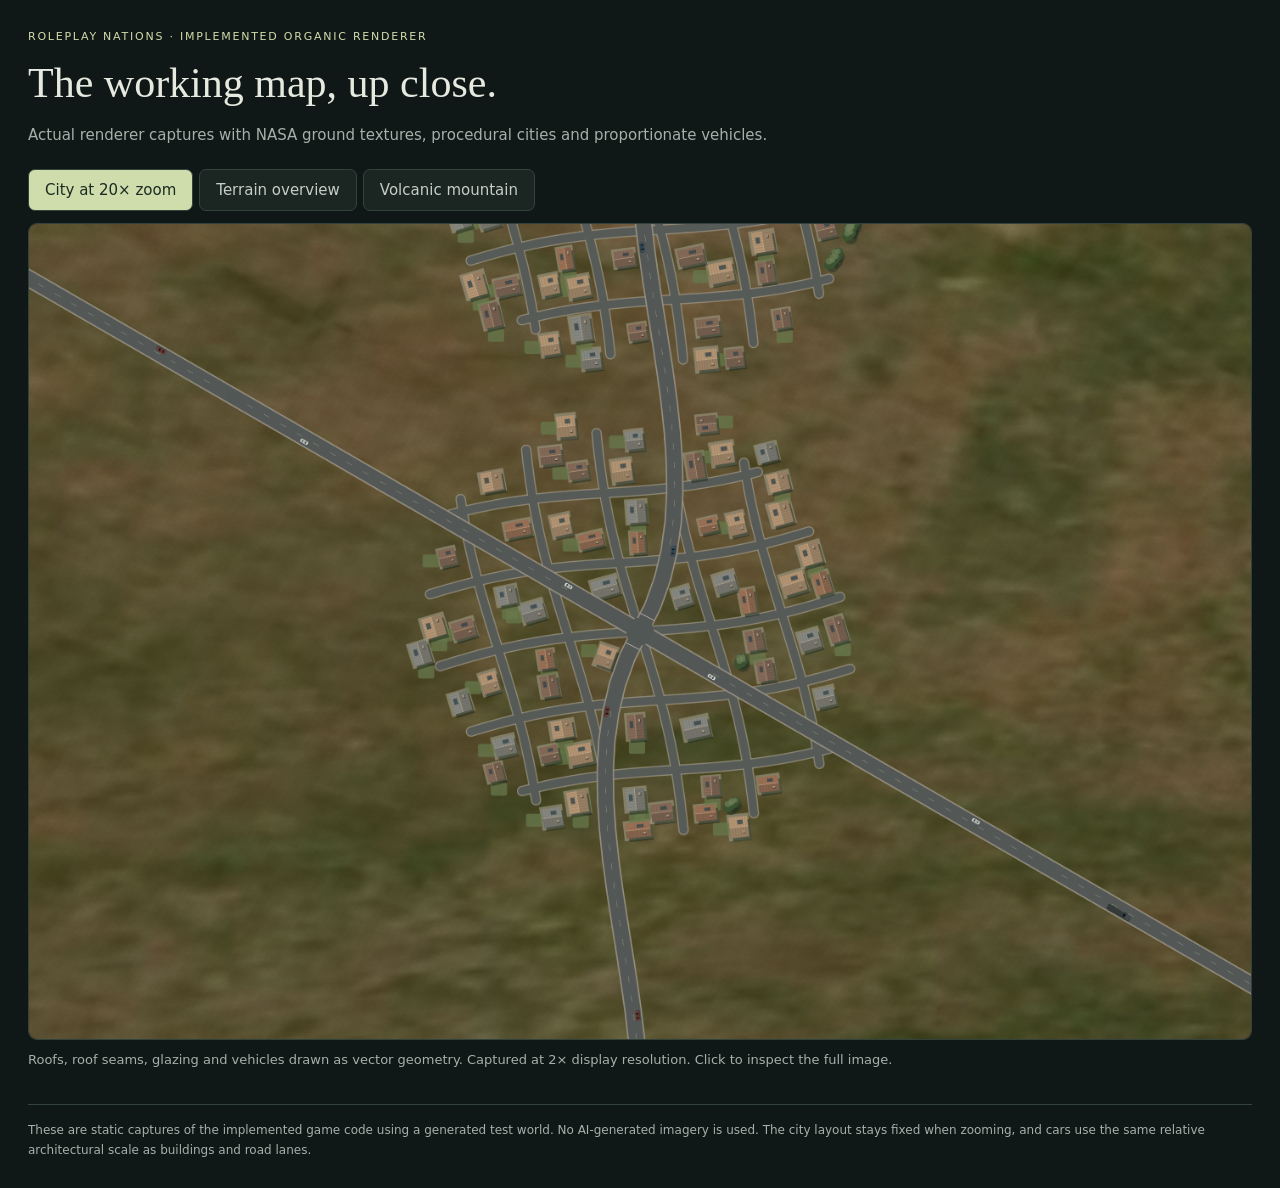
<file: artifacts/organic-map-preview/implemented-renderer.html>
<!doctype html><html lang="en"><head><meta charset="utf-8"><meta name="viewport" content="width=device-width,initial-scale=1"><title>Organic — implemented renderer</title><style>
:root{color-scheme:dark}*{box-sizing:border-box}body{margin:0;background:#101817;color:#e6e9df;font:15px/1.6 system-ui,sans-serif}main{max-width:1500px;margin:auto;padding:28px}.eyebrow{font-size:11px;letter-spacing:.16em;color:#cfddac;text-transform:uppercase}h1{font:400 42px/1.2 Georgia,serif;margin:12px 0}p{color:#a4b1a9}.tabs{display:flex;flex-wrap:wrap;gap:6px;margin:22px 0 12px}button{font:inherit;border:1px solid #34423c;background:#1b2622;color:#c6cec6;padding:8px 16px;border-radius:7px;cursor:pointer}button[aria-pressed=true]{background:#cfddac;color:#1b2b21}button:focus-visible{outline:2px solid white;outline-offset:3px}img{width:100%;height:auto;display:block;border-radius:9px;border:1px solid #34423c}figcaption{color:#a4b1a9;font-size:13px;padding:10px 0}figure{margin:0}a{color:#cfddac}footer{border-top:1px solid #34423c;margin-top:24px;padding-top:16px;color:#a4b1a9;font-size:12px}@media(max-width:600px){main{padding:18px}h1{font-size:32px}button{font-size:12px;padding:7px 10px}}</style></head><body><main>
<div class="eyebrow">Roleplay Nations · Implemented Organic renderer</div><h1>The working map, up close.</h1><p>Actual renderer captures with NASA ground textures, procedural cities and proportionate vehicles.</p>
<div class="tabs" role="group" aria-label="Renderer capture"><button data-view="city" aria-pressed="true">City at 20× zoom</button><button data-view="terrain" aria-pressed="false">Terrain overview</button><button data-view="volcano" aria-pressed="false">Volcanic mountain</button></div>
<figure><a id="full" href="../organic-implementation/screenshots/retina/city-detail.png" target="_blank" rel="noopener"><img id="capture" src="../organic-implementation/screenshots/retina/city-detail.png" alt="Actual game renderer showing city rooftops and cars at close zoom"></a><figcaption id="caption">Roofs, roof seams, glazing and vehicles drawn as vector geometry. Captured at 2× display resolution. Click to inspect the full image.</figcaption></figure>
<footer>These are static captures of the implemented game code using a generated test world. No AI-generated imagery is used. The city layout stays fixed when zooming, and cars use the same relative architectural scale as buildings and road lanes.</footer>
</main><script>const views={city:['retina/city-detail.png','Roofs, roof seams, glazing and vehicles drawn as vector geometry. Captured at 2× display resolution. Click to inspect the full image.'],terrain:['organic-overview.png','Continuous NASA imagery, soft terrain transitions and calm coastal water. Roads and settlements share the map coordinates.'],volcano:['volcanic-detail.png','Mountain textures with a dormant crater and radial gullies.']};document.querySelectorAll('[data-view]').forEach(button=>button.addEventListener('click',()=>{const v=views[button.dataset.view],src='../organic-implementation/screenshots/'+v[0];document.getElementById('capture').src=src;document.getElementById('capture').alt=v[1];document.getElementById('full').href=src;document.getElementById('caption').textContent=v[1];document.querySelectorAll('[data-view]').forEach(b=>b.setAttribute('aria-pressed',String(b===button)));}));</script></body></html>
</file>
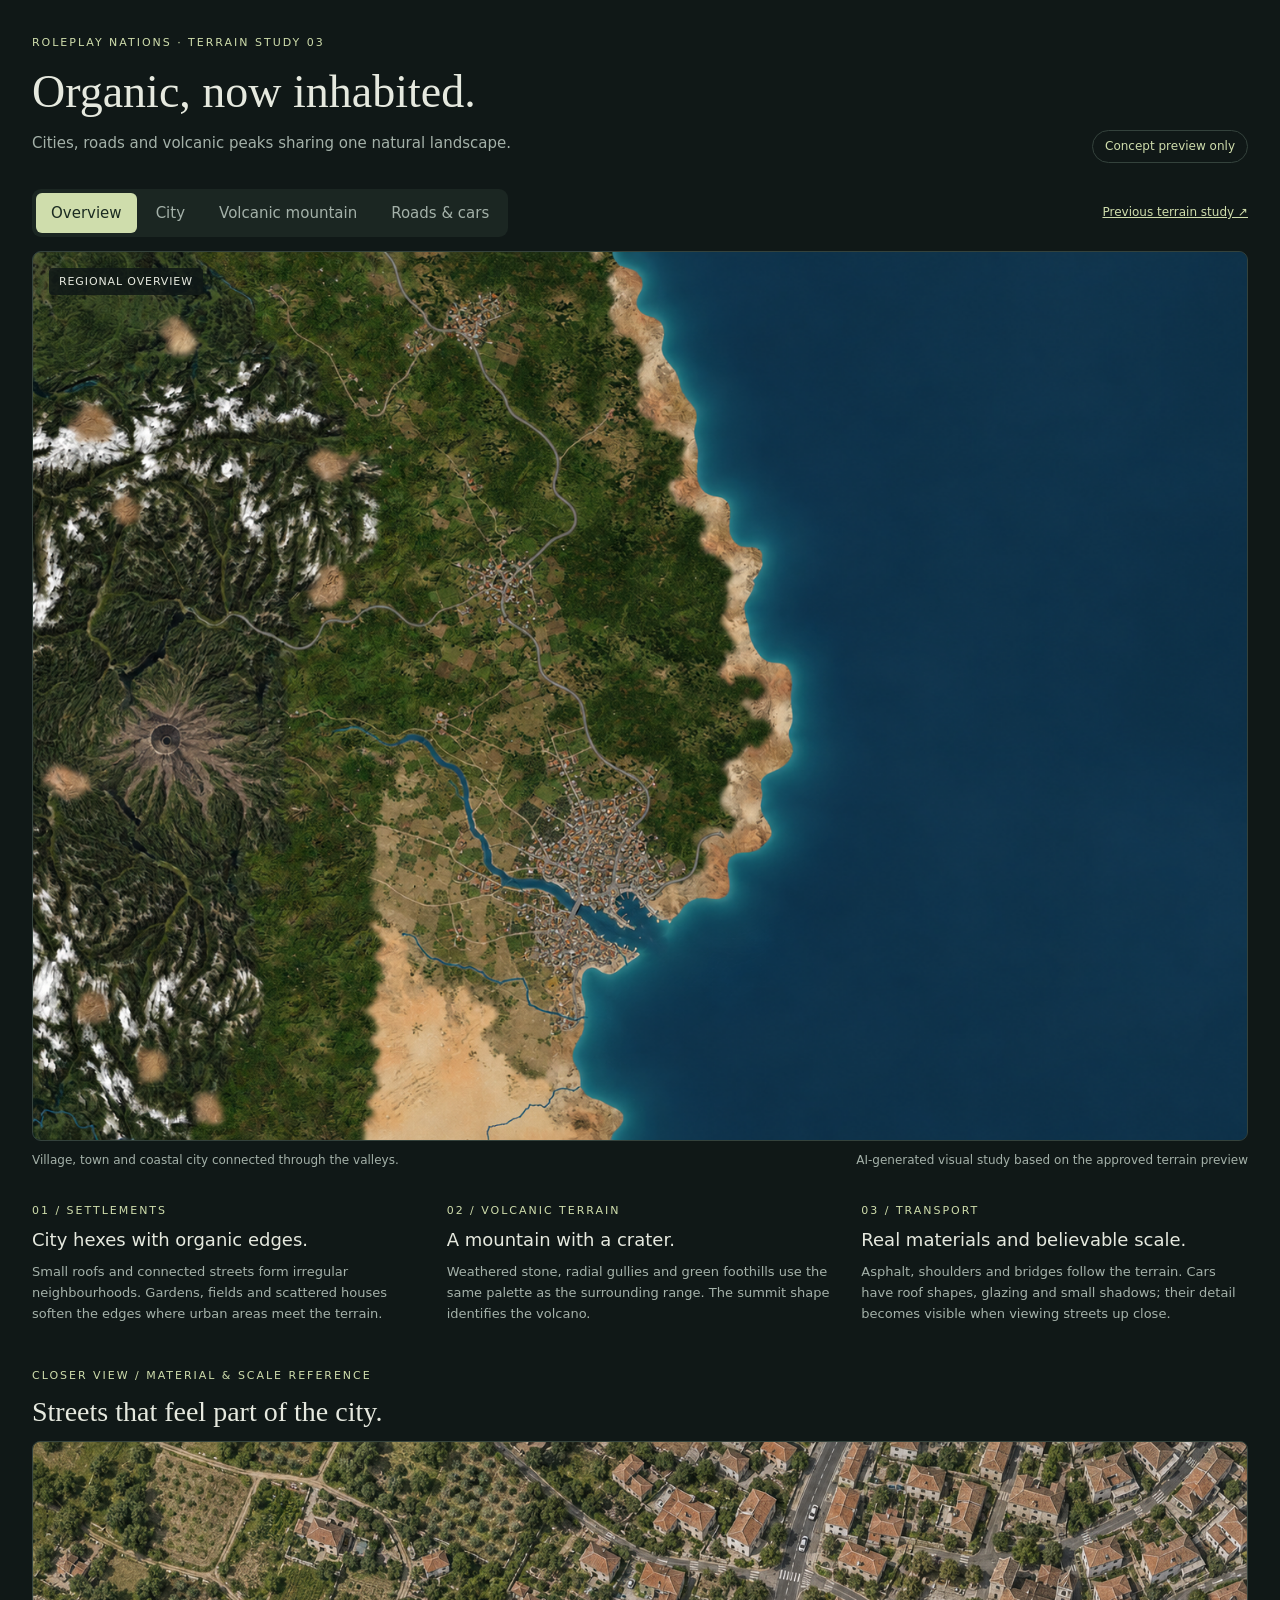
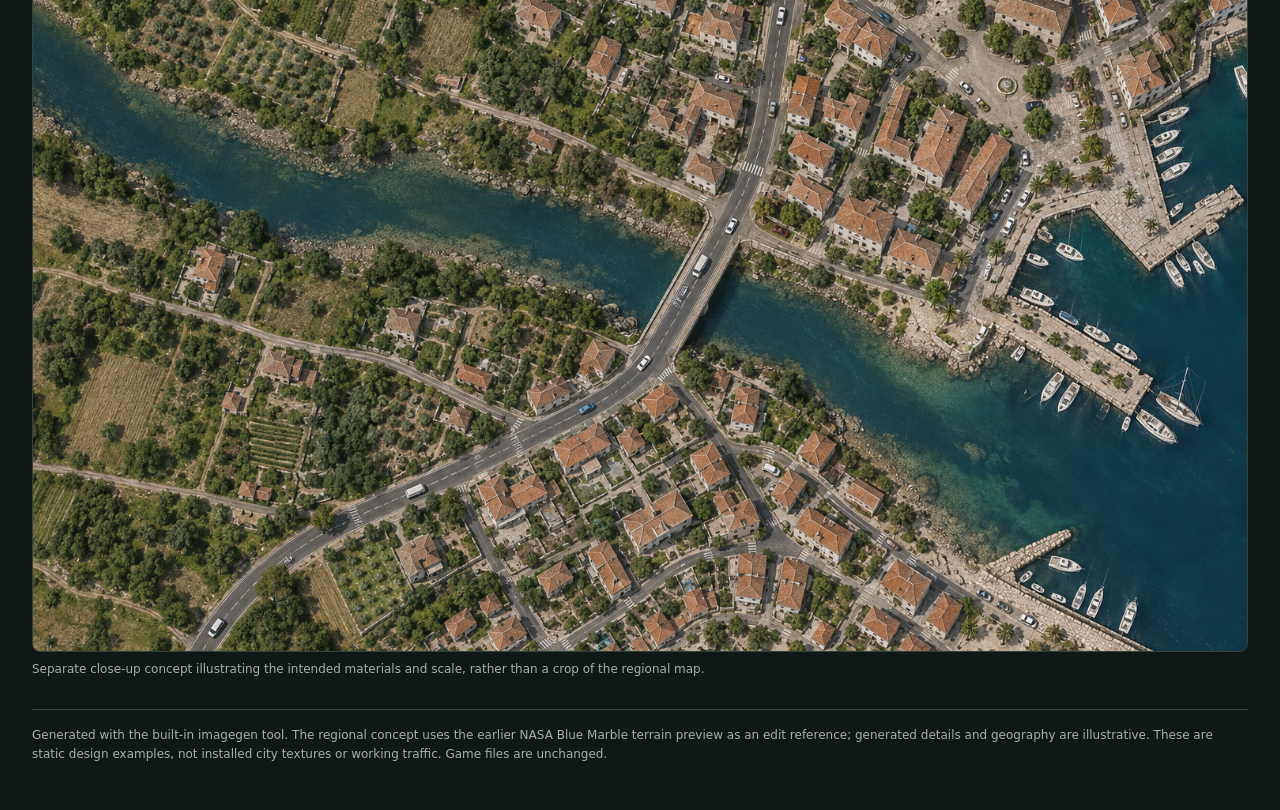
<file: artifacts/organic-map-preview/organic-world-preview.html>
<!doctype html>
<html lang="en"><head><meta charset="utf-8"><meta name="viewport" content="width=device-width,initial-scale=1"><title>Organic / An inhabited world</title>
<style>
:root{color-scheme:dark;--bg:#101817;--ink:#e6e9df;--muted:#a4b1a9;--line:#34423c;--accent:#cfddac}*{box-sizing:border-box}body{margin:0;background:var(--bg);color:var(--ink);font:15px/1.6 system-ui,sans-serif}main{max-width:1540px;margin:auto;padding:34px 32px 45px}.eyebrow{font-size:11px;letter-spacing:.18em;text-transform:uppercase;color:var(--accent)}header{display:flex;justify-content:space-between;align-items:end;gap:20px;margin-bottom:26px}h1{font:400 46px/1.2 Georgia,serif;margin:12px 0}p{color:var(--muted);margin:8px 0}.badge{border:1px solid var(--line);border-radius:25px;padding:6px 12px;font-size:12px;white-space:nowrap;color:var(--accent)}nav{display:flex;justify-content:space-between;gap:12px;align-items:center;margin:14px 0}.tabs{display:flex;flex-wrap:wrap;gap:4px;background:#1b2622;border-radius:9px;padding:4px}button{font:inherit;border:0;border-radius:6px;padding:8px 15px;background:transparent;color:var(--muted);cursor:pointer}button[aria-pressed=true]{background:var(--accent);color:#1b2b21}button:focus-visible,a:focus-visible{outline:2px solid white;outline-offset:4px}a{color:var(--accent);font-size:12px}.stage{position:relative;aspect-ratio:1466/1073;overflow:hidden;border-radius:9px;border:1px solid var(--line);background:#163345}.scene{position:absolute;max-width:none;height:auto;width:100%;left:0;top:0}.stage-label{position:absolute;left:16px;top:16px;padding:5px 10px;background:#101817d9;border-radius:4px;font-size:11px;letter-spacing:.08em}.caption{display:flex;justify-content:space-between;gap:20px;font-size:12px;color:var(--muted);margin-top:10px}.notes{display:grid;grid-template-columns:repeat(3,1fr);gap:28px;margin-top:32px}.notes h2{font-size:18px;font-weight:500;margin:6px 0}.notes p{font-size:13px}.detail{margin-top:34px}.detail img{display:block;width:100%;border:1px solid var(--line);border-radius:8px}.detail h2{font:400 28px/1.3 Georgia,serif;margin:10px 0}footer{border-top:1px solid var(--line);margin-top:30px;padding-top:16px;font-size:12px;color:var(--muted)}@media(max-width:700px){main{padding:22px 14px}header{display:block}h1{font-size:35px}.badge{display:inline-block;margin-top:9px}nav{display:block}nav>a{display:inline-block;margin-top:10px}button{font-size:12px;padding:7px 10px}.notes{grid-template-columns:1fr;gap:13px}.caption{display:block}.stage-label{left:8px;top:8px;font-size:9px}}
</style></head><body><main>
<header><div><div class="eyebrow">Roleplay Nations · Terrain study 03</div><h1>Organic, now inhabited.</h1><p>Cities, roads and volcanic peaks sharing one natural landscape.</p></div><span class="badge">Concept preview only</span></header>
<nav aria-label="Preview views"><div class="tabs" role="group" aria-label="Scene view"><button data-view="overview" aria-pressed="true">Overview</button><button data-view="city" aria-pressed="false">City</button><button data-view="volcano" aria-pressed="false">Volcanic mountain</button><button data-view="streets" aria-pressed="false">Roads &amp; cars</button></div><a href="organic-map-preview.html">Previous terrain study ↗</a></nav>
<div class="stage" id="stage"><img class="scene" id="scene" src="organic-settlements-v3.png" alt="Organic map concept with integrated settlements, valley roads and a dormant volcanic mountain"><span class="stage-label" id="label">REGIONAL OVERVIEW</span></div>
<div class="caption"><span id="caption" aria-live="polite">Village, town and coastal city connected through the valleys.</span><span>AI-generated visual study based on the approved terrain preview</span></div>
<section class="notes">
<article><div class="eyebrow">01 / Settlements</div><h2>City hexes with organic edges.</h2><p>Small roofs and connected streets form irregular neighbourhoods. Gardens, fields and scattered houses soften the edges where urban areas meet the terrain.</p></article>
<article><div class="eyebrow">02 / Volcanic terrain</div><h2>A mountain with a crater.</h2><p>Weathered stone, radial gullies and green foothills use the same palette as the surrounding range. The summit shape identifies the volcano.</p></article>
<article><div class="eyebrow">03 / Transport</div><h2>Real materials and believable scale.</h2><p>Asphalt, shoulders and bridges follow the terrain. Cars have roof shapes, glazing and small shadows; their detail becomes visible when viewing streets up close.</p></article>
</section>
<section class="detail"><div class="eyebrow">Closer view / Material &amp; scale reference</div><h2>Streets that feel part of the city.</h2><img src="organic-streets-v3.png" loading="lazy" alt="Detailed aerial concept of realistic cars, asphalt streets, stone pavements, tiled roofs, gardens and a bridge"><p style="font-size:12px">Separate close-up concept illustrating the intended materials and scale, rather than a crop of the regional map.</p></section>
<footer>Generated with the built-in imagegen tool. The regional concept uses the earlier NASA Blue Marble terrain preview as an edit reference; generated details and geography are illustrative. These are static design examples, not installed city textures or working traffic. Game files are unchanged.</footer>
</main><script>
const scene=document.getElementById('scene'),stage=document.getElementById('stage'),label=document.getElementById('label'),caption=document.getElementById('caption');
const views={overview:{s:1,x:50,y:50,label:'REGIONAL OVERVIEW',caption:'Village, town and coastal city connected through the valleys.'},city:{s:2.65,x:44,y:70,label:'CITY / ORGANIC FOOTPRINT',caption:'Dense streets at the centre, gardens and fields at the edges.'},volcano:{s:3.5,x:16,y:55,label:'VOLCANIC MOUNTAIN / DORMANT',caption:'A restrained summit crater, weathered ridges and green lower slopes.'},streets:{s:1,x:50,y:50,label:'STREET-SCALE CONCEPT',caption:'Separate detail study: small cars, natural road materials and a coherent building scale.'}};
function selectView(name){const v=views[name];scene.src=name==='streets'?'organic-streets-v3.png':'organic-settlements-v3.png';stage.style.aspectRatio=name==='streets'?'1536 / 1024':'1466 / 1073';scene.style.width=`${v.s*100}%`;scene.style.left=`${50-v.x*v.s}%`;scene.style.top=`${50-v.y*v.s}%`;scene.alt=v.caption;label.textContent=v.label;caption.textContent=v.caption;document.querySelectorAll('[data-view]').forEach(b=>b.setAttribute('aria-pressed',String(b.dataset.view===name)));}
document.querySelectorAll('[data-view]').forEach(b=>b.addEventListener('click',()=>selectView(b.dataset.view)));
</script></body></html>
</file>
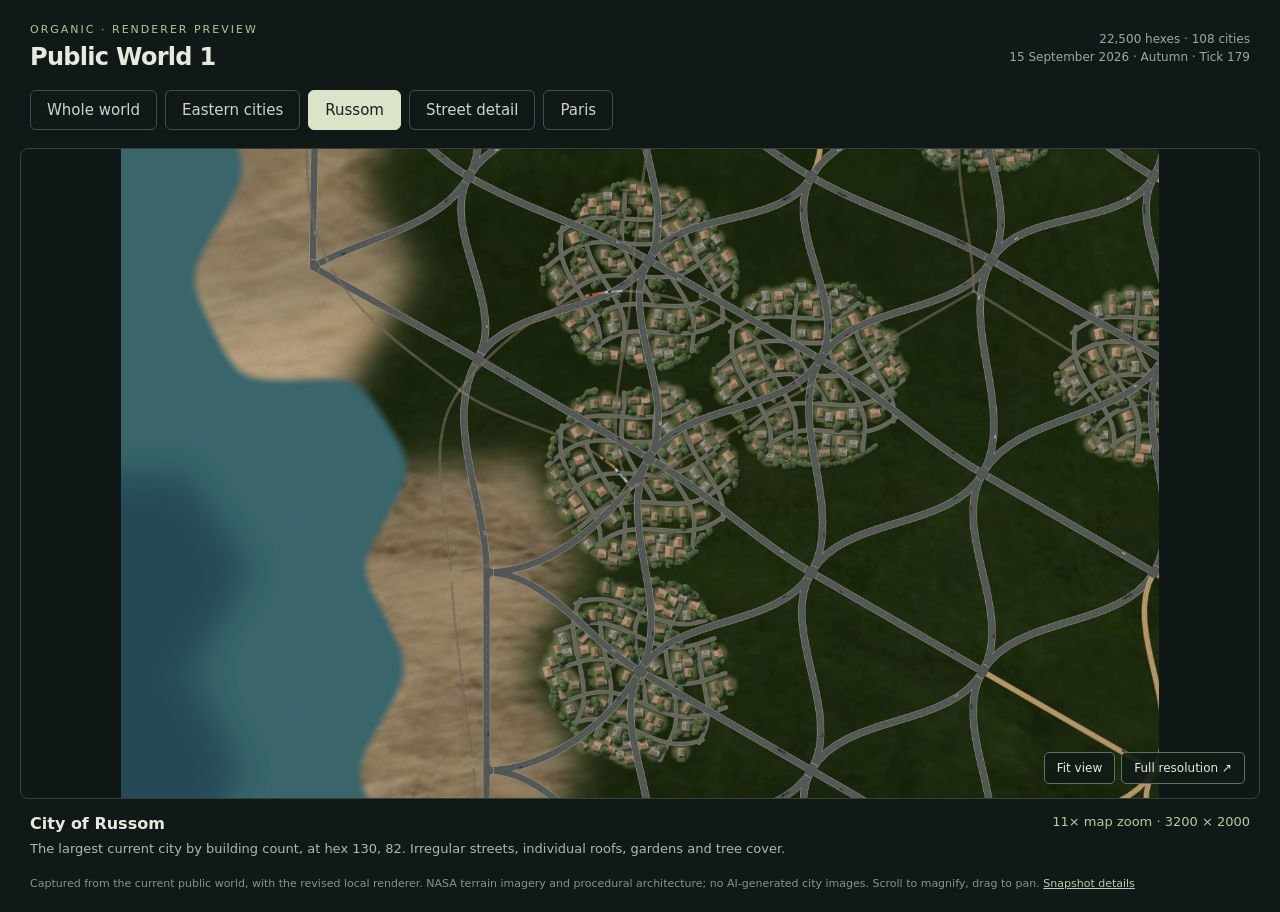
<file: artifacts/public-world-1-preview/public-world-1-preview.html>
<!doctype html>
<html lang="en"><meta charset="utf-8"><meta name="viewport" content="width=device-width,initial-scale=1">
<title>Public World 1 — Organic cities</title>
<style>
*{box-sizing:border-box}body{margin:0;background:#101917;color:#e6e9de;font:15px/1.5 system-ui,sans-serif}header{padding:22px 30px 15px;display:flex;align-items:center;justify-content:space-between;gap:20px}h1{font-size:24px;margin:0;font-weight:550;letter-spacing:-.7px}.eyebrow{color:#b4c594;letter-spacing:2px;font-size:11px;text-transform:uppercase}.meta{color:#9ca99d;font-size:12px;text-align:right}nav{display:flex;gap:8px;flex-wrap:wrap;padding:0 30px 18px}button,a{font:inherit}button{border:1px solid #435046;color:#cdd4c9;background:transparent;border-radius:6px;padding:8px 16px;cursor:pointer}button[aria-pressed=true]{background:#dbe3c9;color:#18231d;border-color:#dbe3c9}button:hover{border-color:#c3d0b4}main{margin:0 20px}#viewer{height:calc(100vh - 249px);min-height:370px;overflow:hidden;position:relative;background:#101817;border:1px solid #334138;border-radius:8px;touch-action:none;cursor:grab}#viewer.dragging{cursor:grabbing}#art{width:100%;height:100%;object-fit:contain;transform-origin:50% 50%;user-select:none;pointer-events:none}.tools{position:absolute;right:14px;bottom:14px;display:flex;gap:6px}.tools button,.tools a{background:#101b17e8;border:1px solid #62715e;color:#e6e9de;border-radius:5px;padding:6px 12px;text-decoration:none;font-size:12px}.caption{display:flex;justify-content:space-between;gap:24px;padding:13px 10px 0}.caption strong{font-weight:550;font-size:16px}.caption p{margin:3px 0;color:#aeb9ac;font-size:13px}#zoom{white-space:nowrap;color:#b6caa0;font-size:13px}footer{padding:14px 30px 20px;color:#84958a;font-size:11px}a{color:#bccdaf}@media(max-width:650px){header{padding:16px 18px;align-items:flex-start}h1{font-size:20px}.meta{font-size:10px;max-width:120px}nav{padding:0 18px 14px;gap:5px}nav button{padding:7px 10px;font-size:12px}main{margin:0 10px}#viewer{height:60vh;min-height:320px}.caption{display:block}.caption p{font-size:12px}footer{padding:12px 20px}}
</style>
<header><div><div class="eyebrow">Organic · renderer preview</div><h1>Public World 1</h1></div><div class="meta">22,500 hexes · 108 cities<br>15 September 2026 · Autumn · Tick 179</div></header>
<nav aria-label="Map views" id="tabs"></nav>
<main><div id="viewer"><img id="art" draggable="false" alt=""><div class="tools"><button id="reset">Fit view</button><a id="full" target="_blank" rel="noopener">Full resolution ↗</a></div></div><div class="caption"><div><strong id="title"></strong><p id="description"></p></div><span id="zoom"></span></div></main>
<footer>Captured from the current public world, with the revised local renderer. NASA terrain imagery and procedural architecture; no AI-generated city images. Scroll to magnify, drag to pan. <a href="snapshot.json">Snapshot details</a></footer>
<script>
const snapshot={"source": "https://play.roleplay-nations.xyz/api/v1/map/tiles", "fetchedAt": "2026-09-15T09:54:48.508Z", "world": "Public World 1", "hexes": 22500, "cities": 108, "tick": 179, "season": "autumn", "views": [{"id": "world", "q": 74.5, "r": 74.5, "z": 0.15, "title": "Public World 1", "description": "The complete live world. Terrain and all 108 city locations are unchanged.", "zoom": 0.15, "visibleTiles": 22500, "redrawMs": 58.19999998807907}, {"id": "region", "q": 129, "r": 79, "z": 2.6, "title": "Cities of the eastern coast", "description": "Paris, Toulouse, Metz and the Republic of Rats. Roads and rivers use the live world geometry.", "zoom": 2.6, "visibleTiles": 510, "redrawMs": 2428.300000011921}, {"id": "city", "q": 130, "r": 82, "z": 11, "title": "City of Russom", "description": "The largest current city by building count, at hex 130, 82. Irregular streets, individual roofs, gardens and tree cover.", "zoom": 11, "visibleTiles": 71, "redrawMs": 2375.7000000178814, "roofs": 63}, {"id": "streets", "q": 130, "r": 82, "z": 24, "title": "Russom \u00e2\u20ac\u201d close-up", "description": "24\u00c3\u2014 zoom, captured at double pixel density. Roof tiles, hipped roofs, walls, chimneys, foliage and soft shadows.", "zoom": 24, "visibleTiles": 31, "redrawMs": 1372.2000000178814, "roofs": 63}, {"id": "paris", "q": 125, "r": 75, "z": 16, "title": "Paris", "description": "A second real city, at hex 125, 75. Architecture and local streets are generated deterministically from its location.", "zoom": 16, "visibleTiles": 49, "redrawMs": 1324.8999999761581, "roofs": 73}]};
const labels={world:'Whole world',region:'Eastern cities',city:'Russom',streets:'Street detail',paris:'Paris'};
const viewer=document.querySelector('#viewer'),art=document.querySelector('#art');let scale=1,x=0,y=0,drag=null;
function transform(){art.style.transform=`translate(${x}px,${y}px) scale(${scale})`}
function reset(){scale=1;x=y=0;transform()}
function select(id){const v=snapshot.views.find(v=>v.id===id);art.src=v.id+'.webp';art.alt=v.title+' in Public World 1 with organic city rendering';document.querySelector('#title').textContent=v.title;document.querySelector('#description').textContent=v.description;document.querySelector('#zoom').textContent=v.id==='world'?'All 22,500 hexes':v.zoom+'× map zoom · 3200 × 2000';document.querySelector('#full').href=v.id+'.png';for(const b of document.querySelectorAll('nav button'))b.setAttribute('aria-pressed',String(b.dataset.id===id));reset()}
for(const v of snapshot.views){const b=document.createElement('button');b.textContent=labels[v.id];b.dataset.id=v.id;b.onclick=()=>select(v.id);document.querySelector('#tabs').append(b)}
viewer.addEventListener('wheel',e=>{e.preventDefault();scale=Math.max(1,Math.min(3,scale*Math.exp(-e.deltaY*.001)));if(scale===1){x=0;y=0}transform()},{passive:false});
viewer.addEventListener('pointerdown',e=>{if(e.target.closest('.tools'))return;drag={x:e.clientX-x,y:e.clientY-y};viewer.setPointerCapture(e.pointerId);viewer.classList.add('dragging')});viewer.addEventListener('pointermove',e=>{if(drag){x=e.clientX-drag.x;y=e.clientY-drag.y;transform()}});for(const name of ['pointerup','pointercancel'])viewer.addEventListener(name,()=>{drag=null;viewer.classList.remove('dragging')});document.querySelector('#reset').onclick=reset;select('city');
</script></html>
</file>
<file: docs/radar-sandbox/style.css>
:root {
  --bg: #0e1116; --panel: #151a21; --panel2: #1c222b; --line: #2a323d; --text: #e6e9ee; --muted: #8d98a7;
  --accent: #3aa0ff; --accent2: #ffd24a; --danger: #ff5d5d;
  color-scheme: dark;
}
* { box-sizing: border-box; }
html, body { margin: 0; height: 100%; background: var(--bg); color: var(--text); font: 13px/1.35 Inter, system-ui, sans-serif; }
body { display: grid; grid-template-rows: auto auto 1fr auto; height: 100dvh; overflow: hidden; }
button, select, input { font: inherit; color: inherit; }
button { background: var(--panel2); border: 1px solid var(--line); border-radius: 999px; padding: 5px 11px; cursor: pointer; }
button:hover { border-color: #3d4856; }
button.on, button.primary { background: var(--accent); border-color: var(--accent); color: #031222; font-weight: 600; }
select, input[type=datetime-local] { background: var(--panel2); border: 1px solid var(--line); border-radius: 999px; padding: 4px 10px; min-width: 0; }
input[type=range] { accent-color: var(--accent); min-width: 0; }

.top { display: flex; align-items: center; gap: 14px; padding: 8px 16px; margin: 8px 8px 0; background: var(--panel); border-radius: 24px; }
.brand { display: flex; gap: 9px; align-items: center; white-space: nowrap; }
.brand b { font-size: 15px; letter-spacing: .2px; display: block; }
.brand small { color: var(--muted); font-size: 11px; }
.logo { width: 26px; height: 26px; border-radius: 50%; background: conic-gradient(from 200deg, #00e80a, #ffff00, #ff8300, #ff0000, #730070, #00559e, #00e80a); box-shadow: inset 0 0 0 5px var(--panel); border: 1px solid #3c4654; }
.regions { display: flex; gap: 4px; flex-wrap: wrap; }
.clock { margin-left: auto; text-align: right; white-space: nowrap; }
.clock div { font-size: 16px; font-weight: 700; font-variant-numeric: tabular-nums; }
.clock small { color: var(--muted); }

.modes { display: flex; gap: 4px; padding: 5px; margin: 6px 8px 0; background: var(--panel); border-radius: 999px; overflow-x: auto; scrollbar-width: thin; }
.modes button { border: 0; border-radius: 999px; background: none; padding: 7px 14px; color: var(--muted); white-space: nowrap; }
.modes button:hover { color: var(--text); background: var(--panel2); }
.modes button.on { color: #031222; background: var(--accent); font-weight: 600; }

.app { display: grid; grid-template-columns: 300px 1fr; gap: 8px; padding: 8px; min-height: 0; }
.side { overflow-y: auto; background: var(--panel); border-radius: 24px; padding: 8px 8px 16px; scrollbar-width: thin; }
.side section { background: var(--panel2); border-radius: 18px; padding: 10px 12px 12px; margin-bottom: 8px; }
.side h3 { margin: 0 0 8px; font-size: 11px; letter-spacing: .08em; text-transform: uppercase; color: var(--muted); }
.tools { display: grid; grid-template-columns: repeat(4, 1fr); gap: 5px; }
.tools button { border-radius: 16px; display: flex; flex-direction: column; align-items: center; gap: 2px; padding: 6px 2px; font-size: 10.5px; line-height: 1.1; }
.tools button i { font-style: normal; font-size: 17px; line-height: 1; }
.toolopts { margin-top: 9px; display: grid; gap: 6px; }
.row { display: grid; grid-template-columns: 82px 1fr 46px; align-items: center; gap: 8px; }
.row > span { color: var(--muted); }
.row output { text-align: right; font-variant-numeric: tabular-nums; color: var(--text); font-size: 12px; }
.row select, .row input[type=datetime-local] { grid-column: 2 / 4; }
.row.seg { grid-template-columns: repeat(3, 1fr); gap: 4px; }
.row.seg#optSign, .row.seg#optCellType { grid-template-columns: 1fr 1fr; }
.row.seg button { padding: 4px 2px; font-size: 11.5px; }
.hint { margin: 2px 0 0; color: var(--muted); font-size: 11.5px; }
.steer { display: grid; grid-template-columns: 120px 1fr; gap: 10px; align-items: center; margin-bottom: 8px; }
.steer canvas { width: 120px; height: 120px; cursor: grab; touch-action: none; }
.steer b { font-size: 15px; display: block; }
.steer small { color: var(--muted); }
#sliders { display: grid; gap: 7px; }
.presets { display: grid; grid-template-columns: 1fr 1fr; gap: 5px; margin-bottom: 8px; }
.presets button { border-radius: 16px; text-align: left; font-size: 11.5px; padding: 6px 8px; }
.presets button small { display: block; color: var(--muted); font-size: 10.5px; }
.presets button.on small { color: #06284a; }
.layers { display: grid; grid-template-columns: 1fr 1fr; gap: 4px 10px; margin-bottom: 9px; }
.layers label { display: flex; gap: 6px; align-items: center; cursor: pointer; }
.side > section .row + .row { margin-top: 6px; }
.foot { color: var(--muted); font-size: 11px; margin: 10px 0 0; }
.foot a { color: var(--accent); }

.stage { position: relative; min-width: 0; min-height: 0; background: #0a0d11; overflow: hidden; border-radius: 24px; }
.stage canvas { position: absolute; inset: 0; width: 100%; height: 100%; touch-action: none; }
#fx, #ui { pointer-events: none; }
.readout { position: absolute; left: 10px; bottom: 54px; background: rgba(14,17,22,.86); border: 1px solid var(--line); border-radius: 16px; padding: 8px 12px; font-size: 12px; font-variant-numeric: tabular-nums; pointer-events: none; display: none; min-width: 190px; backdrop-filter: blur(4px); }
.readout b { font-size: 12.5px; }
.readout .g { display: grid; grid-template-columns: auto auto; gap: 1px 12px; margin-top: 4px; }
.readout .g span:nth-child(odd) { color: var(--muted); }
.legend { position: absolute; left: 50%; transform: translateX(-50%); bottom: 10px; background: rgba(14,17,22,.86); border: 1px solid var(--line); border-radius: 999px; padding: 6px 16px 4px; display: flex; gap: 8px; align-items: center; pointer-events: none; max-width: calc(100% - 20px); }
.legend .bar { display: flex; height: 12px; border-radius: 999px; overflow: hidden; min-width: 220px; width: min(440px, 60vw); position: relative; }
.legend .ticks { position: relative; height: 13px; font-size: 10.5px; color: var(--muted); }
.legend .ticks span { position: absolute; transform: translateX(-50%); white-space: nowrap; }
.legend .unit { font-size: 11px; color: var(--muted); white-space: nowrap; }
.loading { position: absolute; inset: 0; display: flex; gap: 12px; align-items: center; justify-content: center; background: rgba(10,13,17,.55); font-size: 14px; pointer-events: none; transition: opacity .2s; }
.loading.hide { opacity: 0; }
.spinner { width: 22px; height: 22px; border: 3px solid #39424f; border-top-color: var(--accent); border-radius: 50%; animation: spin 0.8s linear infinite; }
@keyframes spin { to { transform: rotate(360deg); } }
.sidetoggle { display: none; position: absolute; top: 8px; left: 8px; z-index: 3; }

.timeline { display: grid; grid-template-columns: auto 1fr auto; gap: 14px; align-items: center; padding: 8px 16px; margin: 0 8px 8px; background: var(--panel); border-radius: 999px; }
.tl-buttons { display: flex; gap: 5px; }
.tl-buttons button { width: 38px; font-size: 14px; }
#scrub { width: 100%; }
.tl-opts { display: flex; gap: 12px; align-items: center; color: var(--muted); white-space: nowrap; }
.tl-opts label { display: flex; gap: 6px; align-items: center; }
.tl-opts input[type=range] { width: 80px; }

@media (max-width: 860px) {
  .app { grid-template-columns: 1fr; }
  .app { gap: 0; }
  .side { position: absolute; z-index: 5; top: 8px; bottom: 8px; left: 8px; width: min(320px, 88vw); transform: translateX(-100%); transition: transform .2s; }
  .app.sideopen .side { transform: none; }
  .app { position: relative; }
  .sidetoggle { display: block; }
  .top { flex-wrap: wrap; gap: 8px; padding: 8px 14px; }
  .brand small { display: none; }
  .clock { margin-left: 0; }
  .timeline { grid-template-columns: auto 1fr; padding: 8px 14px; border-radius: 24px; }
  .tl-opts { grid-column: 1 / -1; flex-wrap: wrap; gap: 8px; }
  .readout { bottom: 64px; }
}

.autow { display: grid; grid-template-columns: auto 1fr; gap: 8px; align-items: start; margin: 4px 0 10px; cursor: pointer; }
.autow input { margin-top: 3px; }
.autow small { display: block; color: var(--muted); font-size: 11px; margin-top: 1px; }
.toast { position: absolute; top: 10px; left: 50%; transform: translateX(-50%); background: rgba(14,17,22,.9); border: 1px solid var(--accent2); border-radius: 999px; padding: 7px 14px; font-size: 12.5px; pointer-events: none; opacity: 0; transition: opacity .4s; max-width: calc(100% - 20px); }
.toast.show { opacity: 1; }
</file>
